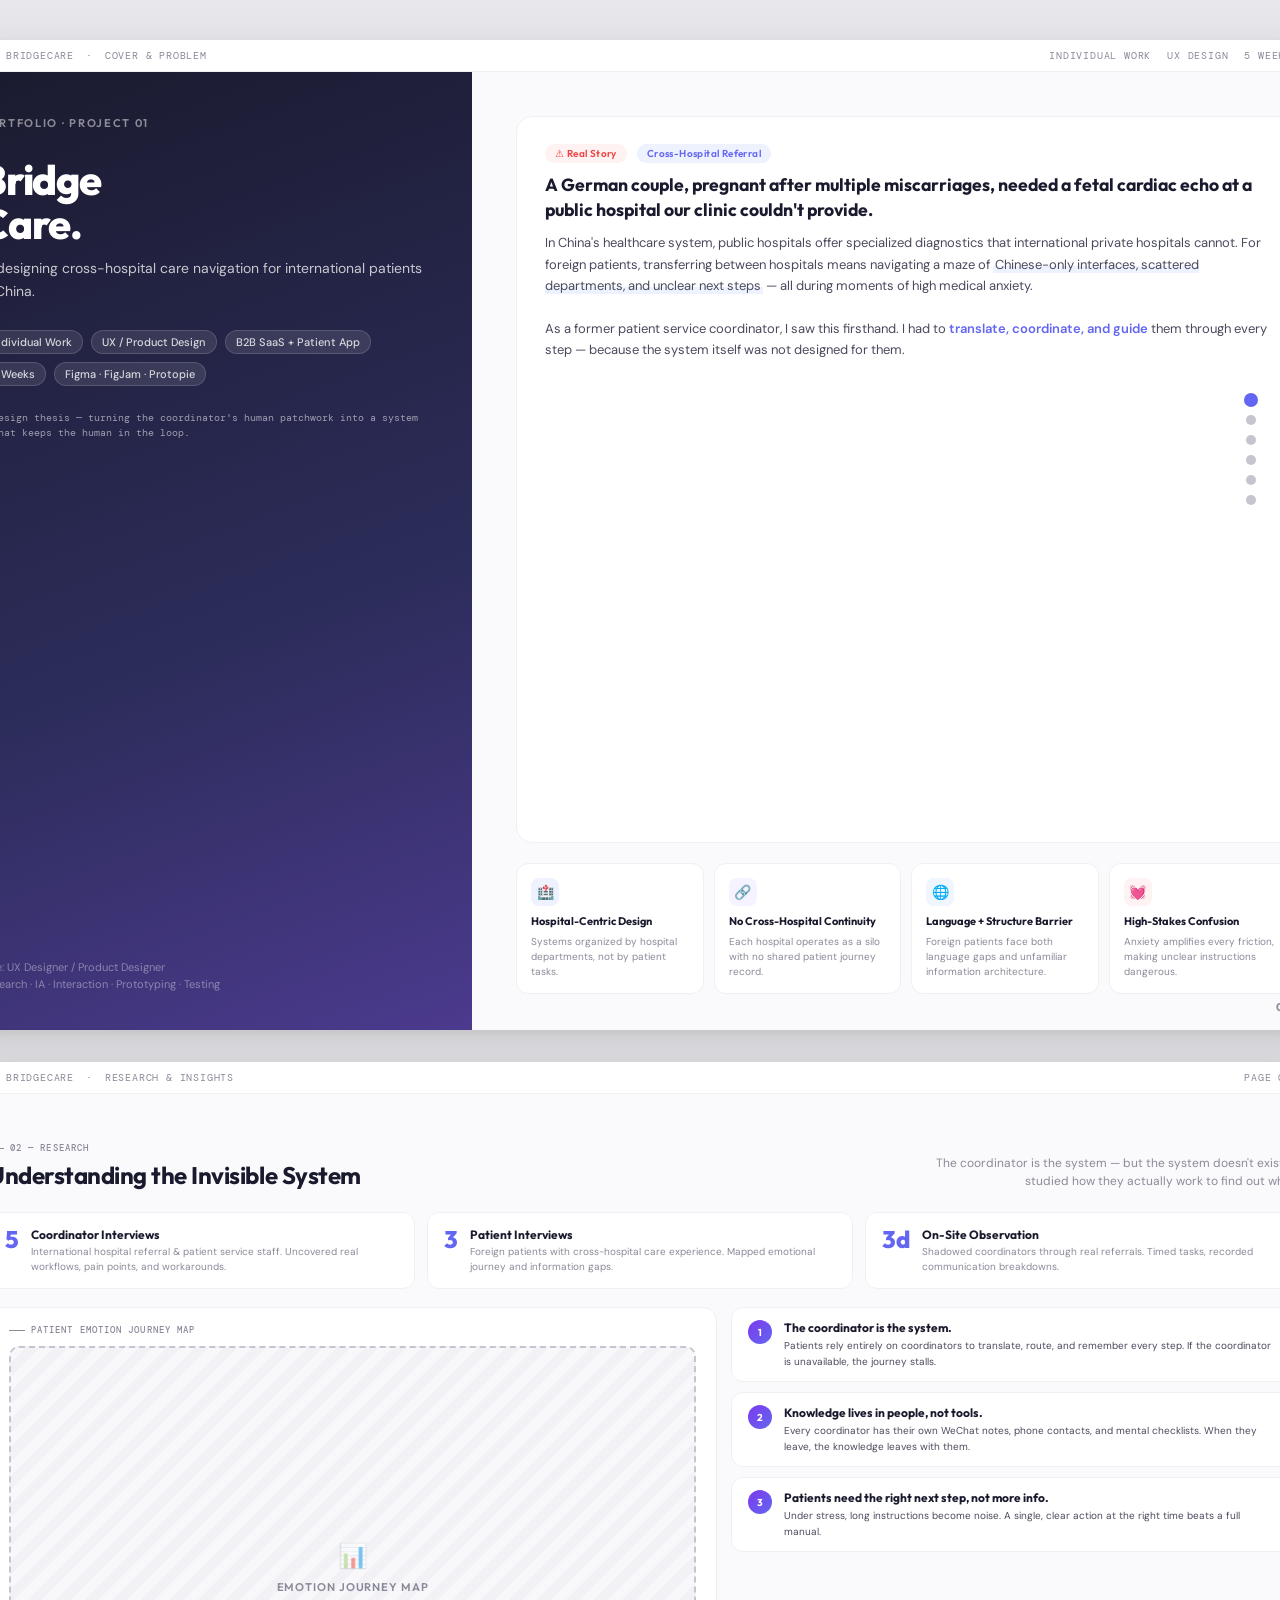
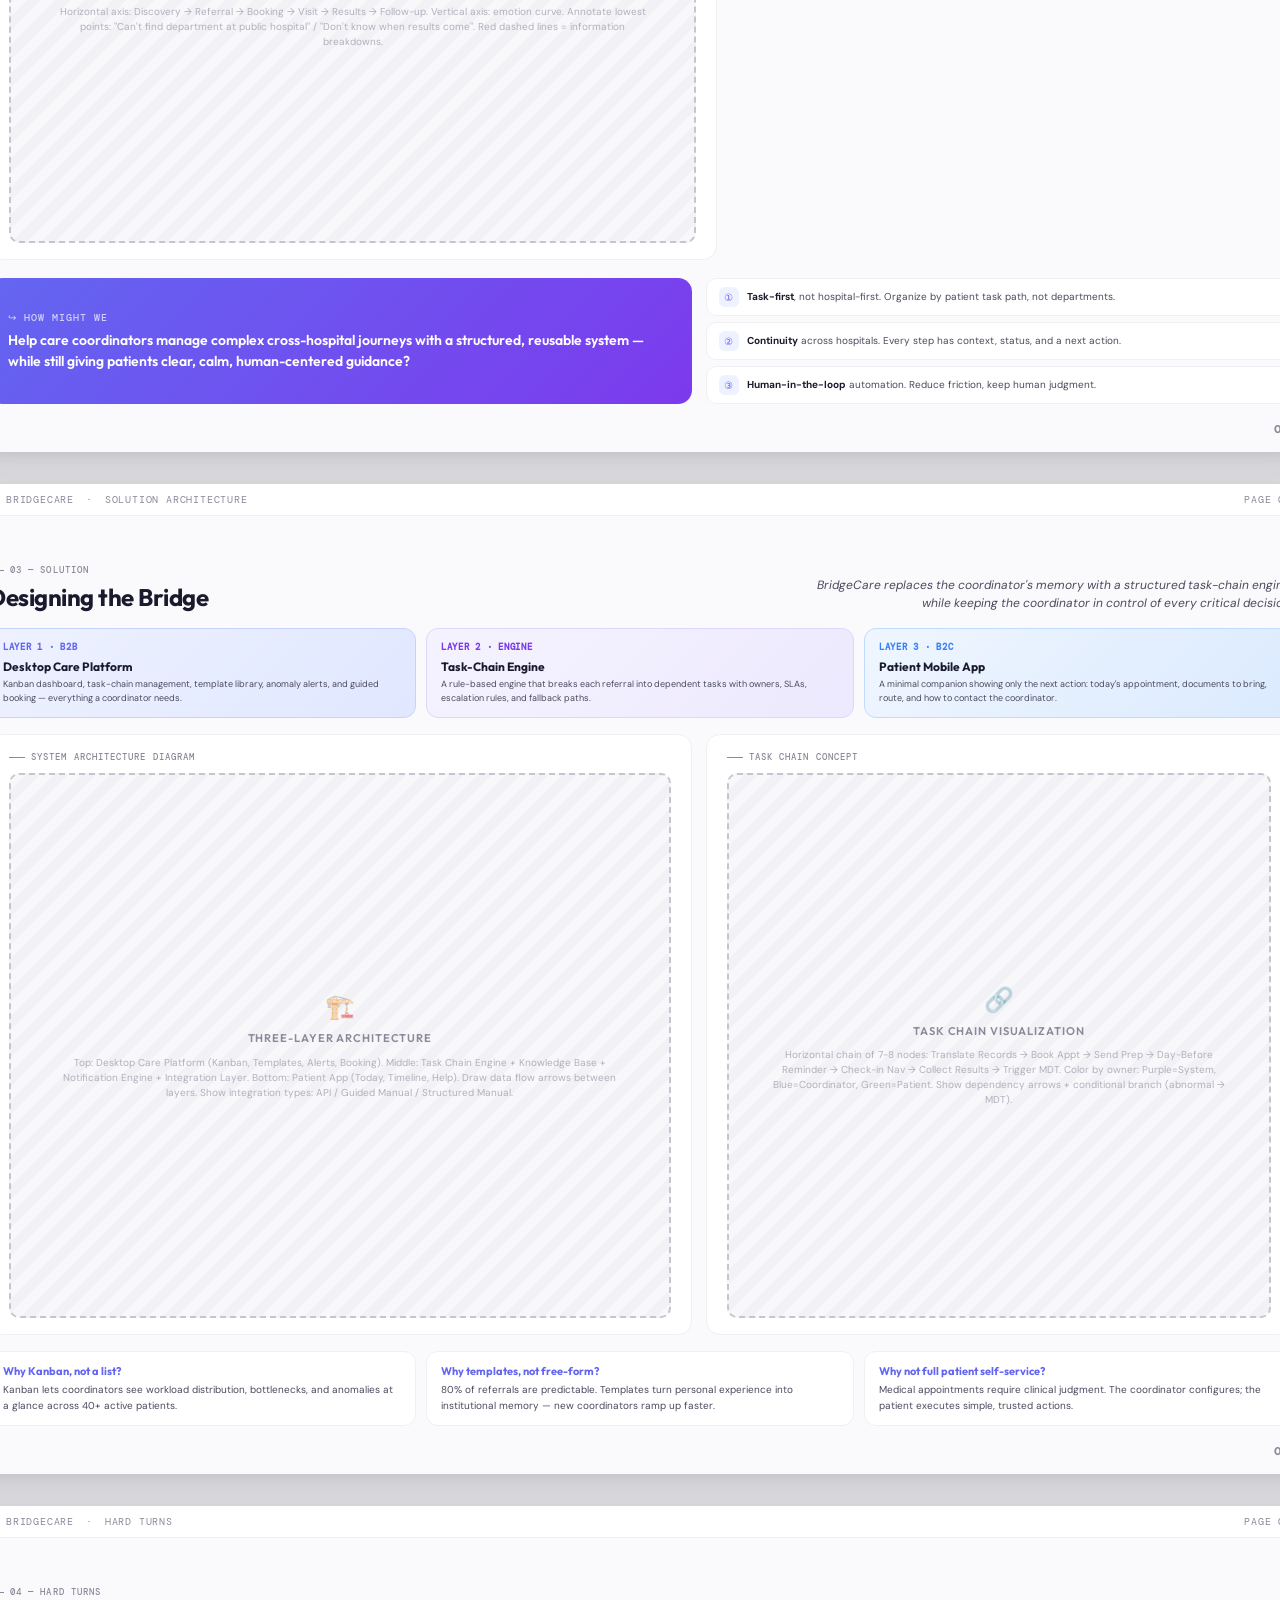
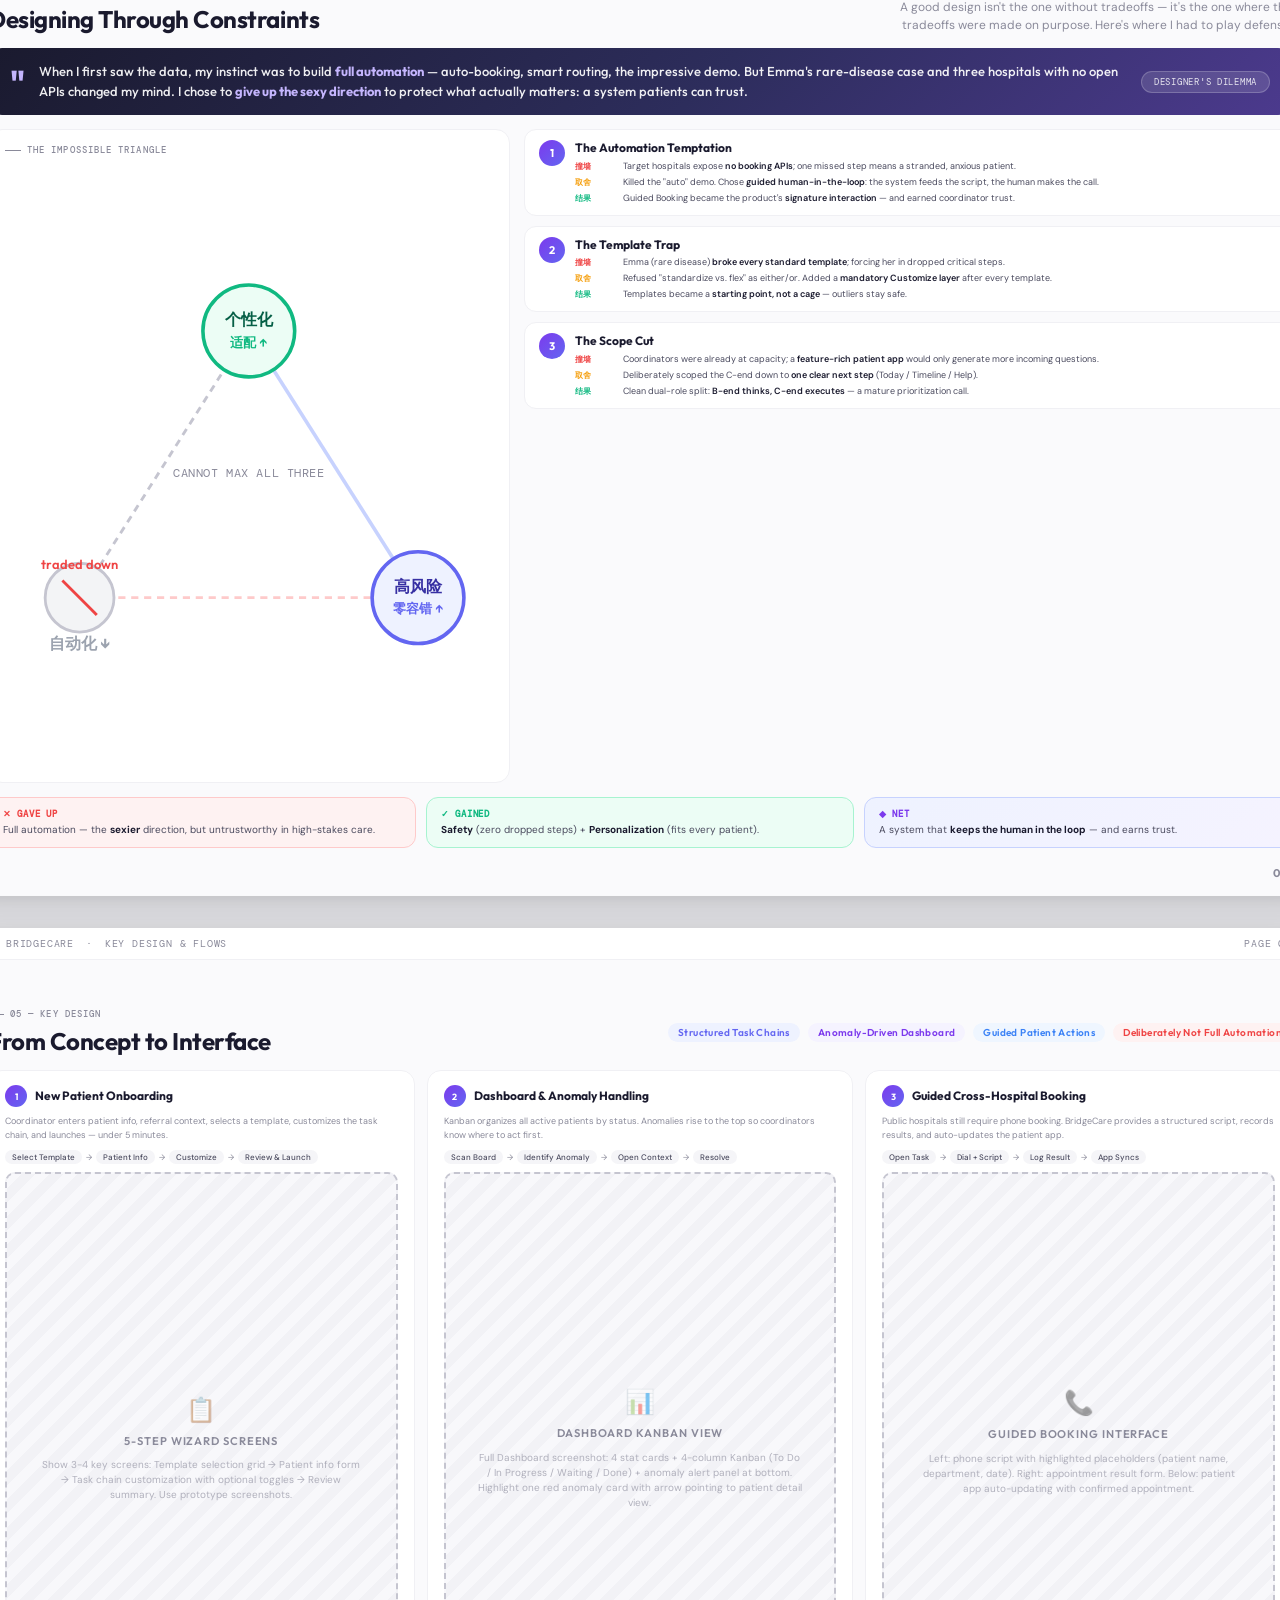
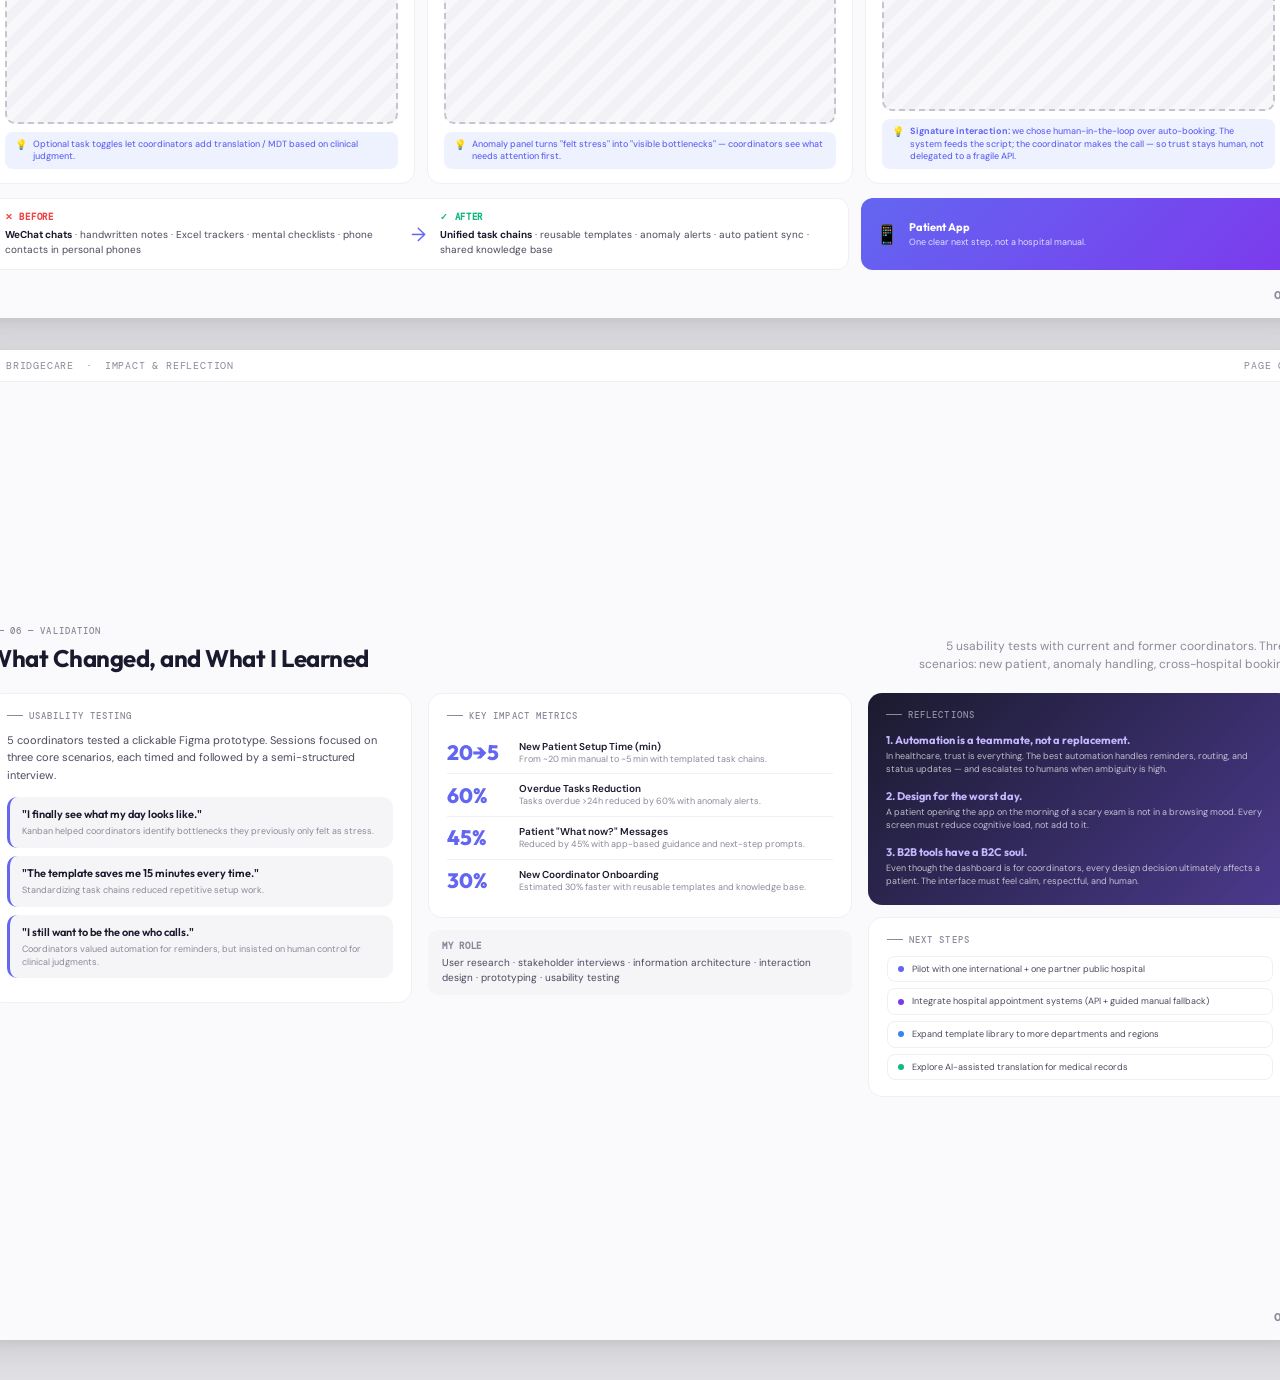
<file: portfolio/layout/index.html>
<!DOCTYPE html>
<html lang="en">
<head>
<meta charset="UTF-8">
<meta name="viewport" content="width=device-width, initial-scale=1.0">
<title>BridgeCare — Portfolio Layout</title>
<link rel="preconnect" href="https://fonts.googleapis.com">
<link href="https://fonts.googleapis.com/css2?family=Outfit:wght@300;400;500;600;700;800&family=DM+Sans:wght@400;500;600;700&family=DM+Mono:wght@400;500&display=swap" rel="stylesheet">
<style>
* { margin: 0; padding: 0; box-sizing: border-box; }

:root {
  --indigo: #6366F1;
  --violet: #7C3AED;
  --blue: #3B82F6;
  --indigo-light: #EEF2FF;
  --violet-light: #F5F3FF;
  --blue-light: #EFF6FF;

  --text-1: #1A1A2E;
  --text-2: #4A4A5E;
  --text-3: #8A8A9A;
  --text-white: #FFFFFF;

  --bg-page: #FAFAFC;
  --bg-surface: #FFFFFF;
  --bg-tint: #F5F5F8;

  --border: #E5E7EB;
  --border-light: #F0F0F4;

  --success: #10B981;
  --warning: #F59E0B;
  --danger: #EF4444;

  --font-display: 'Outfit', system-ui, sans-serif;
  --font-body: 'DM Sans', system-ui, sans-serif;
  --font-mono: 'DM Mono', monospace;

  --page-w: 1400px;
  --page-h: 990px;
  --page-pad: 48px;
}

body {
  font-family: var(--font-body);
  background: #E8E8EC;
  color: var(--text-1);
  display: flex;
  flex-direction: column;
  align-items: center;
  gap: 32px;
  padding: 40px 20px;
}

/* ==================== PAGE FRAME ==================== */
.portfolio-page {
  width: var(--page-w);
  height: var(--page-h);
  background: var(--bg-page);
  border-radius: 4px;
  box-shadow: 0 20px 60px rgba(0,0,0,0.12), 0 4px 12px rgba(0,0,0,0.06);
  position: relative;
  overflow: hidden;
  display: flex;
  flex-direction: column;
}

/* Page header bar */
.page-bar {
  height: 32px;
  flex-shrink: 0;
  display: flex;
  align-items: center;
  justify-content: space-between;
  padding: 0 var(--page-pad);
  background: var(--bg-surface);
  border-bottom: 1px solid var(--border-light);
  font-family: var(--font-mono);
  font-size: 10px;
  color: var(--text-3);
  letter-spacing: 0.08em;
  text-transform: uppercase;
}

.page-bar .bar-left { display: flex; align-items: center; gap: 12px; }
.page-bar .bar-dot { width: 6px; height: 6px; border-radius: 50%; background: var(--indigo); }
.page-bar .bar-right { display: flex; align-items: center; gap: 16px; }

/* Page body */
.page-body {
  flex: 1;
  padding: var(--page-pad);
  display: flex;
  flex-direction: column;
  overflow: hidden;
}

/* Image placeholder */
.img-ph {
  border: 2px dashed #C5C5D0;
  border-radius: 12px;
  background: repeating-linear-gradient(
    135deg,
    #F8F8FB,
    #F8F8FB 10px,
    #F2F2F6 10px,
    #F2F2F6 20px
  );
  display: flex;
  flex-direction: column;
  align-items: center;
  justify-content: center;
  gap: 8px;
  color: var(--text-3);
  text-align: center;
  position: relative;
}

.img-ph .ph-icon {
  font-size: 1.5rem;
  opacity: 0.5;
}

.img-ph .ph-label {
  font-family: var(--font-display);
  font-size: 0.7rem;
  font-weight: 600;
  text-transform: uppercase;
  letter-spacing: 0.08em;
  color: var(--text-3);
  padding: 0 12px;
  line-height: 1.5;
}

.img-ph .ph-desc {
  font-size: 0.625rem;
  color: #B0B0BC;
  padding: 0 12px;
  line-height: 1.5;
  max-width: 90%;
}

/* Accent tag */
.accent-tag {
  display: inline-flex;
  align-items: center;
  gap: 5px;
  padding: 3px 10px;
  border-radius: 20px;
  font-family: var(--font-display);
  font-size: 0.625rem;
  font-weight: 600;
  letter-spacing: 0.04em;
}

.accent-tag.indigo { background: var(--indigo-light); color: var(--indigo); }
.accent-tag.violet { background: var(--violet-light); color: var(--violet); }
.accent-tag.blue { background: var(--blue-light); color: var(--blue); }
.accent-tag.green { background: #ECFDF5; color: var(--success); }
.accent-tag.amber { background: #FFFBEB; color: var(--warning); }
.accent-tag.red { background: #FEF2F2; color: var(--danger); }

/* Section label */
.section-label {
  font-family: var(--font-mono);
  font-size: 9px;
  font-weight: 500;
  text-transform: uppercase;
  letter-spacing: 0.12em;
  color: var(--text-3);
  display: flex;
  align-items: center;
  gap: 6px;
}

.section-label::before {
  content: '';
  width: 16px;
  height: 1px;
  background: var(--text-3);
}

/* ==================== PAGE 1 ==================== */
.p1-body {
  display: grid;
  grid-template-columns: 38% 1fr;
  gap: 0;
  padding: 0;
  flex: 1;
}

.p1-left {
  padding: 44px 40px 36px;
  display: flex;
  flex-direction: column;
  justify-content: space-between;
  background: linear-gradient(160deg, #1A1A2E 0%, #2D2D5C 60%, #4C3A8E 100%);
  color: white;
}

.p1-left .p1-brand {
  font-family: var(--font-display);
  font-size: 0.7rem;
  font-weight: 600;
  letter-spacing: 0.15em;
  text-transform: uppercase;
  color: rgba(255,255,255,0.5);
}

.p1-left .p1-title {
  font-family: var(--font-display);
  font-size: 2.6rem;
  font-weight: 800;
  line-height: 1.05;
  letter-spacing: -0.03em;
  margin-bottom: 12px;
}

.p1-left .p1-subtitle {
  font-size: 0.875rem;
  line-height: 1.6;
  color: rgba(255,255,255,0.75);
  margin-bottom: 28px;
}

.p1-left .p1-meta {
  display: flex;
  flex-wrap: wrap;
  gap: 8px;
  margin-bottom: 24px;
}

.p1-meta .meta-chip {
  padding: 4px 10px;
  border-radius: 20px;
  background: rgba(255,255,255,0.1);
  border: 1px solid rgba(255,255,255,0.15);
  font-size: 0.6875rem;
  font-weight: 500;
  color: rgba(255,255,255,0.8);
}

.p1-left .p1-role {
  font-size: 0.6875rem;
  color: rgba(255,255,255,0.4);
  line-height: 1.6;
}

.p1-right {
  padding: 44px 44px 36px;
  display: flex;
  flex-direction: column;
  gap: 20px;
}

.p1-story {
  background: var(--bg-surface);
  border: 1px solid var(--border-light);
  border-radius: 16px;
  padding: 24px 28px;
  flex: 1;
  display: flex;
  flex-direction: column;
}

.p1-story .story-tag {
  margin-bottom: 10px;
}

.p1-story .story-title {
  font-family: var(--font-display);
  font-size: 1.1rem;
  font-weight: 700;
  color: var(--text-1);
  margin-bottom: 10px;
  line-height: 1.4;
}

.p1-story .story-text {
  font-size: 0.8125rem;
  line-height: 1.65;
  color: var(--text-2);
}

.p1-story .story-text strong {
  color: var(--indigo);
  font-weight: 600;
}

.p1-story .story-highlight {
  background: linear-gradient(180deg, transparent 60%, var(--indigo-light) 60%);
  padding: 0 2px;
}

.p1-problems {
  display: grid;
  grid-template-columns: repeat(4, 1fr);
  gap: 10px;
}

.p1-problem-card {
  background: var(--bg-surface);
  border: 1px solid var(--border-light);
  border-radius: 12px;
  padding: 14px 14px;
  display: flex;
  flex-direction: column;
  gap: 6px;
}

.p1-problem-card .pc-icon {
  width: 28px; height: 28px;
  border-radius: 8px;
  display: flex; align-items: center; justify-content: center;
  font-size: 0.875rem;
  margin-bottom: 2px;
}

.p1-problem-card .pc-icon.i1 { background: var(--indigo-light); }
.p1-problem-card .pc-icon.i2 { background: var(--violet-light); }
.p1-problem-card .pc-icon.i3 { background: var(--blue-light); }
.p1-problem-card .pc-icon.i4 { background: #FEF2F2; }

.p1-problem-card .pc-title {
  font-family: var(--font-display);
  font-size: 0.6875rem;
  font-weight: 700;
  color: var(--text-1);
  line-height: 1.3;
}

.p1-problem-card .pc-desc {
  font-size: 0.625rem;
  color: var(--text-3);
  line-height: 1.5;
}

/* ==================== PAGE 2 ==================== */
.p2-body {
  display: flex;
  flex-direction: column;
  gap: 18px;
  flex: 1;
}

.p2-header {
  display: flex;
  align-items: flex-end;
  justify-content: space-between;
  margin-bottom: 4px;
}

.p2-header .p2-title {
  font-family: var(--font-display);
  font-size: 1.5rem;
  font-weight: 700;
  color: var(--text-1);
  letter-spacing: -0.02em;
}

.p2-header .p2-subtitle {
  font-size: 0.75rem;
  color: var(--text-3);
  max-width: 360px;
  text-align: right;
  line-height: 1.5;
}

.p2-methods {
  display: grid;
  grid-template-columns: repeat(3, 1fr);
  gap: 12px;
}

.p2-method-card {
  background: var(--bg-surface);
  border: 1px solid var(--border-light);
  border-radius: 12px;
  padding: 14px 16px;
  display: flex;
  align-items: flex-start;
  gap: 12px;
}

.p2-method-card .mc-num {
  font-family: var(--font-display);
  font-size: 1.5rem;
  font-weight: 800;
  color: var(--indigo);
  line-height: 1;
  flex-shrink: 0;
}

.p2-method-card .mc-body .mc-title {
  font-family: var(--font-display);
  font-size: 0.75rem;
  font-weight: 700;
  color: var(--text-1);
  margin-bottom: 2px;
}

.p2-method-card .mc-body .mc-desc {
  font-size: 0.625rem;
  color: var(--text-3);
  line-height: 1.5;
}

.p2-main {
  display: grid;
  grid-template-columns: 1.3fr 1fr;
  gap: 14px;
  flex: 1;
  min-height: 0;
}

.p2-journey {
  background: var(--bg-surface);
  border: 1px solid var(--border-light);
  border-radius: 14px;
  padding: 16px 20px;
  display: flex;
  flex-direction: column;
}

.p2-journey .j-label {
  margin-bottom: 10px;
}

.p2-journey .img-ph {
  flex: 1;
  border-radius: 10px;
}

.p2-insights {
  display: flex;
  flex-direction: column;
  gap: 10px;
}

.p2-insight-card {
  background: var(--bg-surface);
  border: 1px solid var(--border-light);
  border-radius: 12px;
  padding: 12px 16px;
  display: flex;
  gap: 12px;
  align-items: flex-start;
}

.p2-insight-card .ic-num {
  width: 24px; height: 24px;
  border-radius: 50%;
  background: linear-gradient(135deg, var(--violet), var(--indigo));
  color: white;
  display: flex; align-items: center; justify-content: center;
  font-family: var(--font-display);
  font-size: 0.625rem;
  font-weight: 700;
  flex-shrink: 0;
}

.p2-insight-card .ic-body .ic-title {
  font-family: var(--font-display);
  font-size: 0.75rem;
  font-weight: 700;
  color: var(--text-1);
  margin-bottom: 3px;
}

.p2-insight-card .ic-body .ic-desc {
  font-size: 0.625rem;
  color: var(--text-2);
  line-height: 1.55;
}

.p2-bottom {
  display: grid;
  grid-template-columns: 1.2fr 1fr;
  gap: 14px;
}

.p2-hmw {
  background: linear-gradient(135deg, var(--indigo), var(--violet));
  border-radius: 14px;
  padding: 16px 20px;
  color: white;
  display: flex;
  flex-direction: column;
  justify-content: center;
}

.p2-hmw .hmw-label {
  font-family: var(--font-mono);
  font-size: 0.625rem;
  font-weight: 500;
  letter-spacing: 0.1em;
  text-transform: uppercase;
  opacity: 0.7;
  margin-bottom: 6px;
}

.p2-hmw .hmw-text {
  font-family: var(--font-display);
  font-size: 0.875rem;
  font-weight: 600;
  line-height: 1.5;
}

.p2-principles {
  display: flex;
  flex-direction: column;
  gap: 6px;
}

.p2-principle {
  background: var(--bg-surface);
  border: 1px solid var(--border-light);
  border-radius: 10px;
  padding: 8px 12px;
  display: flex;
  align-items: center;
  gap: 8px;
}

.p2-principle .pr-icon {
  width: 20px; height: 20px;
  border-radius: 6px;
  background: var(--indigo-light);
  color: var(--indigo);
  display: flex; align-items: center; justify-content: center;
  font-size: 0.625rem;
  flex-shrink: 0;
}

.p2-principle .pr-text {
  font-size: 0.625rem;
  color: var(--text-2);
  line-height: 1.4;
}

.p2-principle .pr-text strong {
  color: var(--text-1);
  font-weight: 700;
}

/* ==================== PAGE 3 ==================== */
.p3-body {
  display: flex;
  flex-direction: column;
  gap: 16px;
  flex: 1;
}

.p3-header {
  display: flex;
  align-items: flex-end;
  justify-content: space-between;
}

.p3-header .p3-title {
  font-family: var(--font-display);
  font-size: 1.5rem;
  font-weight: 700;
  color: var(--text-1);
  letter-spacing: -0.02em;
}

.p3-header .p3-def {
  font-size: 0.75rem;
  color: var(--text-2);
  max-width: 480px;
  text-align: right;
  line-height: 1.5;
  font-style: italic;
}

.p3-main {
  display: grid;
  grid-template-columns: 1.2fr 1fr;
  gap: 14px;
  flex: 1;
  min-height: 0;
}

.p3-arch {
  background: var(--bg-surface);
  border: 1px solid var(--border-light);
  border-radius: 14px;
  padding: 16px 20px;
  display: flex;
  flex-direction: column;
}

.p3-arch .a-label {
  margin-bottom: 10px;
}

.p3-arch .img-ph {
  flex: 1;
  border-radius: 10px;
}

.p3-taskchain {
  background: var(--bg-surface);
  border: 1px solid var(--border-light);
  border-radius: 14px;
  padding: 16px 20px;
  display: flex;
  flex-direction: column;
}

.p3-taskchain .tc-label {
  margin-bottom: 10px;
}

.p3-taskchain .img-ph {
  flex: 1;
  border-radius: 10px;
}

.p3-layers {
  display: grid;
  grid-template-columns: repeat(3, 1fr);
  gap: 10px;
}

.p3-layer-card {
  border-radius: 12px;
  padding: 12px 14px;
  display: flex;
  flex-direction: column;
  gap: 4px;
}

.p3-layer-card.l1 { background: linear-gradient(135deg, #EEF2FF, #E0E7FF); border: 1px solid #C7D2FE; }
.p3-layer-card.l2 { background: linear-gradient(135deg, #F5F3FF, #EDE9FE); border: 1px solid #DDD6FE; }
.p3-layer-card.l3 { background: linear-gradient(135deg, #EFF6FF, #DBEAFE); border: 1px solid #BFDBFE; }

.p3-layer-card .lc-tag {
  font-family: var(--font-mono);
  font-size: 0.5625rem;
  font-weight: 600;
  text-transform: uppercase;
  letter-spacing: 0.08em;
  margin-bottom: 2px;
}

.p3-layer-card.l1 .lc-tag { color: var(--indigo); }
.p3-layer-card.l2 .lc-tag { color: var(--violet); }
.p3-layer-card.l3 .lc-tag { color: var(--blue); }

.p3-layer-card .lc-title {
  font-family: var(--font-display);
  font-size: 0.75rem;
  font-weight: 700;
  color: var(--text-1);
}

.p3-layer-card .lc-desc {
  font-size: 0.5625rem;
  color: var(--text-2);
  line-height: 1.5;
}

.p3-decisions {
  display: grid;
  grid-template-columns: repeat(3, 1fr);
  gap: 10px;
}

.p3-decision-card {
  background: var(--bg-surface);
  border: 1px solid var(--border-light);
  border-radius: 12px;
  padding: 12px 14px;
}

.p3-decision-card .dc-q {
  font-family: var(--font-display);
  font-size: 0.6875rem;
  font-weight: 700;
  color: var(--indigo);
  margin-bottom: 4px;
}

.p3-decision-card .dc-a {
  font-size: 0.625rem;
  color: var(--text-2);
  line-height: 1.55;
}

/* ==================== PAGE 4 ==================== */
.p4-body {
  display: flex;
  flex-direction: column;
  gap: 14px;
  flex: 1;
}

.p4-header {
  display: flex;
  align-items: center;
  justify-content: space-between;
}

.p4-header .p4-title {
  font-family: var(--font-display);
  font-size: 1.5rem;
  font-weight: 700;
  color: var(--text-1);
  letter-spacing: -0.02em;
}

.p4-highlights {
  display: flex;
  gap: 8px;
}

.p4-flow-row {
  display: grid;
  grid-template-columns: 1fr 1fr 1fr;
  gap: 12px;
  flex: 1;
  min-height: 0;
}

.p4-flow {
  background: var(--bg-surface);
  border: 1px solid var(--border-light);
  border-radius: 14px;
  padding: 14px 16px;
  display: flex;
  flex-direction: column;
  gap: 8px;
}

.p4-flow .f-header {
  display: flex;
  align-items: center;
  gap: 8px;
}

.p4-flow .f-num {
  width: 22px; height: 22px;
  border-radius: 50%;
  background: linear-gradient(135deg, var(--violet), var(--indigo));
  color: white;
  display: flex; align-items: center; justify-content: center;
  font-family: var(--font-display);
  font-size: 0.5625rem;
  font-weight: 700;
  flex-shrink: 0;
}

.p4-flow .f-title {
  font-family: var(--font-display);
  font-size: 0.75rem;
  font-weight: 700;
  color: var(--text-1);
  line-height: 1.3;
}

.p4-flow .f-desc {
  font-size: 0.5625rem;
  color: var(--text-3);
  line-height: 1.5;
}

.p4-flow .f-steps {
  display: flex;
  align-items: center;
  gap: 4px;
  flex-wrap: wrap;
}

.p4-flow .f-step-chip {
  padding: 2px 7px;
  border-radius: 10px;
  background: var(--bg-tint);
  font-size: 0.5rem;
  font-weight: 500;
  color: var(--text-2);
}

.p4-flow .f-step-arrow {
  color: var(--text-3);
  font-size: 0.5rem;
}

.p4-flow .img-ph {
  flex: 1;
  border-radius: 10px;
  min-height: 0;
}

.p4-flow .f-callout {
  display: flex;
  align-items: flex-start;
  gap: 6px;
  padding: 6px 10px;
  background: var(--indigo-light);
  border-radius: 8px;
}

.p4-flow .f-callout .fc-icon {
  font-size: 0.625rem;
  flex-shrink: 0;
}

.p4-flow .f-callout .fc-text {
  font-size: 0.5625rem;
  color: var(--indigo);
  font-weight: 500;
  line-height: 1.4;
}

.p4-bottom {
  display: grid;
  grid-template-columns: 2fr 1fr;
  gap: 12px;
}

.p4-beforeafter {
  background: var(--bg-surface);
  border: 1px solid var(--border-light);
  border-radius: 12px;
  padding: 12px 16px;
  display: flex;
  align-items: center;
  gap: 14px;
}

.p4-ba-side {
  flex: 1;
  display: flex;
  flex-direction: column;
  gap: 4px;
}

.p4-ba-side .ba-label {
  font-family: var(--font-mono);
  font-size: 0.5625rem;
  font-weight: 600;
  text-transform: uppercase;
  letter-spacing: 0.08em;
}

.p4-ba-side.before .ba-label { color: var(--danger); }
.p4-ba-side.after .ba-label { color: var(--success); }

.p4-ba-side .ba-content {
  font-size: 0.625rem;
  color: var(--text-2);
  line-height: 1.5;
}

.p4-ba-side .ba-content strong {
  color: var(--text-1);
}

.p4-ba-arrow {
  font-size: 1.2rem;
  color: var(--indigo);
  flex-shrink: 0;
}

.p4-patientapp {
  background: linear-gradient(135deg, var(--indigo), var(--violet));
  border-radius: 12px;
  padding: 12px 14px;
  color: white;
  display: flex;
  align-items: center;
  gap: 10px;
}

.p4-patientapp .pa-text {
  flex: 1;
}

.p4-patientapp .pa-title {
  font-family: var(--font-display);
  font-size: 0.6875rem;
  font-weight: 700;
  margin-bottom: 2px;
}

.p4-patientapp .pa-desc {
  font-size: 0.5625rem;
  opacity: 0.8;
  line-height: 1.4;
}

/* ==================== PAGE 5 ==================== */
.p5-body {
  display: grid;
  grid-template-columns: 1fr 1fr 1fr;
  gap: 16px;
  flex: 1;
}

.p5-header {
  grid-column: 1 / -1;
  display: flex;
  align-items: flex-end;
  justify-content: space-between;
  margin-bottom: 4px;
}

.p5-header .p5-title {
  font-family: var(--font-display);
  font-size: 1.5rem;
  font-weight: 700;
  color: var(--text-1);
  letter-spacing: -0.02em;
}

.p5-header .p5-subtitle {
  font-size: 0.75rem;
  color: var(--text-3);
  max-width: 380px;
  text-align: right;
  line-height: 1.5;
}

.p5-col {
  display: flex;
  flex-direction: column;
  gap: 12px;
}

.p5-card {
  background: var(--bg-surface);
  border: 1px solid var(--border-light);
  border-radius: 14px;
  padding: 16px 18px;
}

.p5-card .card-label {
  margin-bottom: 10px;
}

.p5-validation .v-method {
  font-size: 0.6875rem;
  color: var(--text-2);
  line-height: 1.6;
  margin-bottom: 12px;
}

.p5-quote {
  background: var(--bg-tint);
  border-radius: 10px;
  padding: 10px 12px;
  margin-bottom: 8px;
  border-left: 3px solid var(--indigo);
}

.p5-quote .q-text {
  font-family: var(--font-display);
  font-size: 0.6875rem;
  font-weight: 600;
  color: var(--text-1);
  line-height: 1.4;
  margin-bottom: 3px;
}

.p5-quote .q-desc {
  font-size: 0.5625rem;
  color: var(--text-3);
  line-height: 1.4;
}

.p5-metric {
  display: flex;
  align-items: center;
  gap: 12px;
  padding: 8px 0;
  border-bottom: 1px solid var(--border-light);
}

.p5-metric:last-child { border-bottom: none; }

.p5-metric .m-value {
  font-family: var(--font-display);
  font-size: 1.3rem;
  font-weight: 800;
  color: var(--indigo);
  line-height: 1;
  flex-shrink: 0;
  min-width: 60px;
}

.p5-metric .m-body .m-label {
  font-size: 0.625rem;
  font-weight: 600;
  color: var(--text-1);
  line-height: 1.3;
}

.p5-metric .m-body .m-desc {
  font-size: 0.5625rem;
  color: var(--text-3);
  line-height: 1.4;
}

.p5-reflection {
  background: linear-gradient(135deg, #1A1A2E, #4C3A8E);
  border-radius: 14px;
  padding: 16px 18px;
  color: white;
}

.p5-reflection .r-item {
  margin-bottom: 12px;
}

.p5-reflection .r-item:last-child { margin-bottom: 0; }

.p5-reflection .r-title {
  font-family: var(--font-display);
  font-size: 0.6875rem;
  font-weight: 700;
  margin-bottom: 3px;
  color: #C4B5FD;
}

.p5-reflection .r-text {
  font-size: 0.5625rem;
  color: rgba(255,255,255,0.7);
  line-height: 1.5;
}

.p5-future {
  display: flex;
  flex-direction: column;
  gap: 6px;
}

.p5-future-item {
  display: flex;
  align-items: center;
  gap: 8px;
  padding: 6px 10px;
  background: var(--bg-surface);
  border: 1px solid var(--border-light);
  border-radius: 8px;
}

.p5-future-item .fi-dot {
  width: 6px; height: 6px;
  border-radius: 50%;
  flex-shrink: 0;
}

.p5-future-item .fi-text {
  font-size: 0.5625rem;
  color: var(--text-2);
  line-height: 1.4;
}

.p5-role {
  background: var(--bg-tint);
  border-radius: 10px;
  padding: 10px 14px;
}

.p5-role .rl-label {
  font-family: var(--font-mono);
  font-size: 0.5625rem;
  font-weight: 600;
  text-transform: uppercase;
  letter-spacing: 0.08em;
  color: var(--text-3);
  margin-bottom: 3px;
}

.p5-role .rl-text {
  font-size: 0.625rem;
  color: var(--text-2);
  line-height: 1.5;
}

/* ==================== PAGE 1 TAGLINE ==================== */
.p1-tagline {
  font-family: var(--font-mono);
  font-size: 0.625rem;
  color: rgba(255,255,255,0.55);
  line-height: 1.5;
  border-left: 2px solid rgba(255,255,255,0.25);
  padding-left: 10px;
  margin-bottom: 18px;
}

/* ==================== PAGE 4: HARD TURNS ==================== */
.p4ht-body {
  display: flex;
  flex-direction: column;
  gap: 14px;
  flex: 1;
}

.p4ht-header {
  display: flex;
  align-items: flex-end;
  justify-content: space-between;
}

.p4ht-header .p4ht-title {
  font-family: var(--font-display);
  font-size: 1.5rem;
  font-weight: 700;
  color: var(--text-1);
  letter-spacing: -0.02em;
}

.p4ht-header .p4ht-sub {
  font-size: 0.75rem;
  color: var(--text-3);
  max-width: 420px;
  text-align: right;
  line-height: 1.5;
}

.p4ht-interstitial {
  background: linear-gradient(135deg, #1A1A2E 0%, #2D2D5C 55%, #4C3A8E 100%);
  border-radius: 14px;
  padding: 14px 22px;
  color: white;
  display: flex;
  align-items: center;
  gap: 14px;
}

.p4ht-interstitial .ht-quote-mark {
  font-family: var(--font-display);
  font-size: 2rem;
  font-weight: 800;
  color: #C4B5FD;
  line-height: 1;
  flex-shrink: 0;
}

.p4ht-interstitial .ht-text {
  font-family: var(--font-display);
  font-size: 0.8125rem;
  font-weight: 500;
  line-height: 1.5;
  color: rgba(255,255,255,0.92);
}

.p4ht-interstitial .ht-text strong { color: #C4B5FD; font-weight: 700; }

.p4ht-interstitial .ht-tag {
  margin-left: auto;
  flex-shrink: 0;
  padding: 4px 12px;
  border-radius: 20px;
  background: rgba(255,255,255,0.12);
  border: 1px solid rgba(255,255,255,0.2);
  font-family: var(--font-mono);
  font-size: 0.5625rem;
  letter-spacing: 0.08em;
  text-transform: uppercase;
  color: rgba(255,255,255,0.85);
}

.p4ht-main {
  display: grid;
  grid-template-columns: 40% 1fr;
  gap: 14px;
  flex: 1;
  min-height: 0;
}

.p4ht-triangle {
  background: var(--bg-surface);
  border: 1px solid var(--border-light);
  border-radius: 14px;
  padding: 14px 16px;
  display: flex;
  flex-direction: column;
}

.p4ht-triangle .t-label {
  margin-bottom: 8px;
}

.p4ht-triangle .svg-wrap {
  flex: 1;
  display: flex;
  align-items: center;
  justify-content: center;
  min-height: 0;
}

.p4ht-beats {
  display: flex;
  flex-direction: column;
  gap: 10px;
}

.p4ht-beat {
  background: var(--bg-surface);
  border: 1px solid var(--border-light);
  border-radius: 12px;
  padding: 10px 14px;
  display: grid;
  grid-template-columns: auto 1fr;
  gap: 10px;
  align-items: start;
}

.p4ht-beat .b-num {
  width: 26px; height: 26px;
  border-radius: 50%;
  background: linear-gradient(135deg, var(--violet), var(--indigo));
  color: white;
  display: flex; align-items: center; justify-content: center;
  font-family: var(--font-display);
  font-size: 0.6875rem;
  font-weight: 700;
  flex-shrink: 0;
}

.p4ht-beat .b-title {
  font-family: var(--font-display);
  font-size: 0.75rem;
  font-weight: 700;
  color: var(--text-1);
  margin-bottom: 4px;
  line-height: 1.3;
}

.p4ht-beat .b-rows {
  display: flex;
  flex-direction: column;
  gap: 3px;
}

.p4ht-beat .b-row {
  display: flex;
  gap: 8px;
  font-size: 0.5625rem;
  line-height: 1.45;
}

.p4ht-beat .b-row .b-k {
  font-family: var(--font-mono);
  font-size: 0.5rem;
  font-weight: 600;
  text-transform: uppercase;
  letter-spacing: 0.06em;
  flex-shrink: 0;
  width: 40px;
  padding-top: 1px;
}

.p4ht-beat .b-row.wall .b-k { color: var(--danger); }
.p4ht-beat .b-row.trade .b-k { color: var(--warning); }
.p4ht-beat .b-row.result .b-k { color: var(--success); }
.p4ht-beat .b-row .b-v { color: var(--text-2); }
.p4ht-beat .b-row .b-v strong { color: var(--text-1); font-weight: 600; }

.p4ht-glance {
  display: grid;
  grid-template-columns: 1fr 1fr 1fr;
  gap: 10px;
}

.p4ht-glance .g-card {
  border-radius: 12px;
  padding: 10px 14px;
  display: flex;
  flex-direction: column;
  gap: 3px;
}

.p4ht-glance .g-card.give { background: #FEF2F2; border: 1px solid #FECACA; }
.p4ht-glance .g-card.gain { background: #ECFDF5; border: 1px solid #A7F3D0; }
.p4ht-glance .g-card.net { background: linear-gradient(135deg, var(--indigo-light), var(--violet-light)); border: 1px solid #C7D2FE; }

.p4ht-glance .g-label {
  font-family: var(--font-mono);
  font-size: 0.5625rem;
  font-weight: 600;
  text-transform: uppercase;
  letter-spacing: 0.08em;
}

.p4ht-glance .g-card.give .g-label { color: var(--danger); }
.p4ht-glance .g-card.gain .g-label { color: var(--success); }
.p4ht-glance .g-card.net .g-label { color: var(--violet); }

.p4ht-glance .g-text {
  font-size: 0.625rem;
  color: var(--text-2);
  line-height: 1.45;
}

.p4ht-glance .g-text strong { color: var(--text-1); font-weight: 700; }

/* Navigation dots */
.nav-dots {
  position: fixed;
  right: 24px;
  top: 50%;
  transform: translateY(-50%);
  display: flex;
  flex-direction: column;
  gap: 10px;
  z-index: 100;
}

.nav-dot {
  width: 10px; height: 10px;
  border-radius: 50%;
  background: #C5C5D0;
  border: none;
  cursor: pointer;
  transition: all 0.2s;
}

.nav-dot:hover { background: var(--indigo); transform: scale(1.3); }
.nav-dot.active { background: var(--indigo); transform: scale(1.4); }

/* Page number badge */
.page-num {
  position: absolute;
  bottom: 16px;
  right: 24px;
  font-family: var(--font-display);
  font-size: 0.7rem;
  font-weight: 700;
  color: var(--text-3);
  letter-spacing: 0.1em;
}

</style>
</head>
<body>

<!-- ============================================================ -->
<!-- PAGE 1: COVER + PROBLEM -->
<!-- ============================================================ -->
<div class="portfolio-page" id="page-1">
  <div class="page-bar">
    <div class="bar-left">
      <div class="bar-dot"></div>
      <span>BridgeCare</span>
      <span>·</span>
      <span>Cover & Problem</span>
    </div>
    <div class="bar-right">
      <span>Individual Work</span>
      <span>UX Design</span>
      <span>5 Weeks</span>
    </div>
  </div>

  <div class="p1-body">
    <!-- Left: Cover -->
    <div class="p1-left">
      <div>
        <div class="p1-brand">Portfolio · Project 01</div>
        <div style="height: 28px;"></div>
        <div class="p1-title">Bridge<br>Care.</div>
        <div class="p1-subtitle">
          Redesigning cross-hospital care navigation for international patients in China.
        </div>
        <div class="p1-meta">
          <span class="meta-chip">Individual Work</span>
          <span class="meta-chip">UX / Product Design</span>
          <span class="meta-chip">B2B SaaS + Patient App</span>
          <span class="meta-chip">5 Weeks</span>
          <span class="meta-chip">Figma · FigJam · Protopie</span>
        </div>
        <div class="p1-tagline">Design thesis — turning the coordinator's human patchwork into a system that keeps the human in the loop.</div>
      </div>
      <div class="p1-role">
        Role: UX Designer / Product Designer<br>
        Research · IA · Interaction · Prototyping · Testing
      </div>
    </div>

    <!-- Right: Story + Problems -->
    <div class="p1-right">
      <div class="p1-story">
        <div class="story-tag">
          <span class="accent-tag red">⚠ Real Story</span>
          <span class="accent-tag indigo" style="margin-left:6px;">Cross-Hospital Referral</span>
        </div>
        <div class="story-title">A German couple, pregnant after multiple miscarriages, needed a fetal cardiac echo at a public hospital our clinic couldn't provide.</div>
        <div class="story-text">
          In China's healthcare system, public hospitals offer specialized diagnostics that international private hospitals cannot. For foreign patients, transferring between hospitals means navigating a maze of <span class="story-highlight">Chinese-only interfaces, scattered departments, and unclear next steps</span> — all during moments of high medical anxiety.
          <br><br>
          As a former patient service coordinator, I saw this firsthand. I had to <strong>translate, coordinate, and guide</strong> them through every step — because the system itself was not designed for them.
        </div>
      </div>

      <div class="p1-problems">
        <div class="p1-problem-card">
          <div class="pc-icon i1">🏥</div>
          <div class="pc-title">Hospital-Centric Design</div>
          <div class="pc-desc">Systems organized by hospital departments, not by patient tasks.</div>
        </div>
        <div class="p1-problem-card">
          <div class="pc-icon i2">🔗</div>
          <div class="pc-title">No Cross-Hospital Continuity</div>
          <div class="pc-desc">Each hospital operates as a silo with no shared patient journey record.</div>
        </div>
        <div class="p1-problem-card">
          <div class="pc-icon i3">🌐</div>
          <div class="pc-title">Language + Structure Barrier</div>
          <div class="pc-desc">Foreign patients face both language gaps and unfamiliar information architecture.</div>
        </div>
        <div class="p1-problem-card">
          <div class="pc-icon i4">💓</div>
          <div class="pc-title">High-Stakes Confusion</div>
          <div class="pc-desc">Anxiety amplifies every friction, making unclear instructions dangerous.</div>
        </div>
      </div>
    </div>
  </div>
  <div class="page-num">01 / 06</div>
</div>


<!-- ============================================================ -->
<!-- PAGE 2: RESEARCH + INSIGHTS -->
<!-- ============================================================ -->
<div class="portfolio-page" id="page-2">
  <div class="page-bar">
    <div class="bar-left">
      <div class="bar-dot"></div>
      <span>BridgeCare</span>
      <span>·</span>
      <span>Research & Insights</span>
    </div>
    <div class="bar-right">
      <span>Page 02</span>
    </div>
  </div>

  <div class="page-body p2-body">
    <!-- Header -->
    <div class="p2-header">
      <div>
        <div class="section-label" style="margin-bottom: 6px;">02 — Research</div>
        <div class="p2-title">Understanding the Invisible System</div>
      </div>
      <div class="p2-subtitle">
        The coordinator is the system — but the system doesn't exist. I studied how they actually work to find out why.
      </div>
    </div>

    <!-- Research Methods -->
    <div class="p2-methods">
      <div class="p2-method-card">
        <div class="mc-num">5</div>
        <div class="mc-body">
          <div class="mc-title">Coordinator Interviews</div>
          <div class="mc-desc">International hospital referral & patient service staff. Uncovered real workflows, pain points, and workarounds.</div>
        </div>
      </div>
      <div class="p2-method-card">
        <div class="mc-num">3</div>
        <div class="mc-body">
          <div class="mc-title">Patient Interviews</div>
          <div class="mc-desc">Foreign patients with cross-hospital care experience. Mapped emotional journey and information gaps.</div>
        </div>
      </div>
      <div class="p2-method-card">
        <div class="mc-num">3d</div>
        <div class="mc-body">
          <div class="mc-title">On-Site Observation</div>
          <div class="mc-desc">Shadowed coordinators through real referrals. Timed tasks, recorded communication breakdowns.</div>
        </div>
      </div>
    </div>

    <!-- Main: Journey + Insights -->
    <div class="p2-main">
      <div class="p2-journey">
        <div class="j-label section-label">Patient Emotion Journey Map</div>
        <div class="img-ph">
          <div class="ph-icon">📊</div>
          <div class="ph-label">Emotion Journey Map</div>
          <div class="ph-desc">Horizontal axis: Discovery → Referral → Booking → Visit → Results → Follow-up. Vertical axis: emotion curve. Annotate lowest points: "Can't find department at public hospital" / "Don't know when results come". Red dashed lines = information breakdowns.</div>
        </div>
      </div>

      <div class="p2-insights">
        <div class="p2-insight-card">
          <div class="ic-num">1</div>
          <div class="ic-body">
            <div class="ic-title">The coordinator is the system.</div>
            <div class="ic-desc">Patients rely entirely on coordinators to translate, route, and remember every step. If the coordinator is unavailable, the journey stalls.</div>
          </div>
        </div>
        <div class="p2-insight-card">
          <div class="ic-num">2</div>
          <div class="ic-body">
            <div class="ic-title">Knowledge lives in people, not tools.</div>
            <div class="ic-desc">Every coordinator has their own WeChat notes, phone contacts, and mental checklists. When they leave, the knowledge leaves with them.</div>
          </div>
        </div>
        <div class="p2-insight-card">
          <div class="ic-num">3</div>
          <div class="ic-body">
            <div class="ic-title">Patients need the right next step, not more info.</div>
            <div class="ic-desc">Under stress, long instructions become noise. A single, clear action at the right time beats a full manual.</div>
          </div>
        </div>
      </div>
    </div>

    <!-- Bottom: HMW + Principles -->
    <div class="p2-bottom">
      <div class="p2-hmw">
        <div class="hmw-label">↪ How Might We</div>
        <div class="hmw-text">Help care coordinators manage complex cross-hospital journeys with a structured, reusable system — while still giving patients clear, calm, human-centered guidance?</div>
      </div>
      <div class="p2-principles">
        <div class="p2-principle">
          <div class="pr-icon">①</div>
          <div class="pr-text"><strong>Task-first</strong>, not hospital-first. Organize by patient task path, not departments.</div>
        </div>
        <div class="p2-principle">
          <div class="pr-icon">②</div>
          <div class="pr-text"><strong>Continuity</strong> across hospitals. Every step has context, status, and a next action.</div>
        </div>
        <div class="p2-principle">
          <div class="pr-icon">③</div>
          <div class="pr-text"><strong>Human-in-the-loop</strong> automation. Reduce friction, keep human judgment.</div>
        </div>
      </div>
    </div>
  </div>
  <div class="page-num">02 / 06</div>
</div>


<!-- ============================================================ -->
<!-- PAGE 3: SOLUTION ARCHITECTURE -->
<!-- ============================================================ -->
<div class="portfolio-page" id="page-3">
  <div class="page-bar">
    <div class="bar-left">
      <div class="bar-dot"></div>
      <span>BridgeCare</span>
      <span>·</span>
      <span>Solution Architecture</span>
    </div>
    <div class="bar-right">
      <span>Page 03</span>
    </div>
  </div>

  <div class="page-body p3-body">
    <!-- Header -->
    <div class="p3-header">
      <div>
        <div class="section-label" style="margin-bottom: 6px;">03 — Solution</div>
        <div class="p3-title">Designing the Bridge</div>
      </div>
      <div class="p3-def">
        BridgeCare replaces the coordinator's memory with a structured task-chain engine, while keeping the coordinator in control of every critical decision.
      </div>
    </div>

    <!-- Three Layer Cards -->
    <div class="p3-layers">
      <div class="p3-layer-card l1">
        <div class="lc-tag">Layer 1 · B2B</div>
        <div class="lc-title">Desktop Care Platform</div>
        <div class="lc-desc">Kanban dashboard, task-chain management, template library, anomaly alerts, and guided booking — everything a coordinator needs.</div>
      </div>
      <div class="p3-layer-card l2">
        <div class="lc-tag">Layer 2 · Engine</div>
        <div class="lc-title">Task-Chain Engine</div>
        <div class="lc-desc">A rule-based engine that breaks each referral into dependent tasks with owners, SLAs, escalation rules, and fallback paths.</div>
      </div>
      <div class="p3-layer-card l3">
        <div class="lc-tag">Layer 3 · B2C</div>
        <div class="lc-title">Patient Mobile App</div>
        <div class="lc-desc">A minimal companion showing only the next action: today's appointment, documents to bring, route, and how to contact the coordinator.</div>
      </div>
    </div>

    <!-- Main: Architecture + Task Chain -->
    <div class="p3-main">
      <div class="p3-arch">
        <div class="a-label section-label">System Architecture Diagram</div>
        <div class="img-ph">
          <div class="ph-icon">🏗️</div>
          <div class="ph-label">Three-Layer Architecture</div>
          <div class="ph-desc">Top: Desktop Care Platform (Kanban, Templates, Alerts, Booking). Middle: Task Chain Engine + Knowledge Base + Notification Engine + Integration Layer. Bottom: Patient App (Today, Timeline, Help). Draw data flow arrows between layers. Show integration types: API / Guided Manual / Structured Manual.</div>
        </div>
      </div>

      <div class="p3-taskchain">
        <div class="tc-label section-label">Task Chain Concept</div>
        <div class="img-ph">
          <div class="ph-icon">🔗</div>
          <div class="ph-label">Task Chain Visualization</div>
          <div class="ph-desc">Horizontal chain of 7-8 nodes: Translate Records → Book Appt → Send Prep → Day-Before Reminder → Check-in Nav → Collect Results → Trigger MDT. Color by owner: Purple=System, Blue=Coordinator, Green=Patient. Show dependency arrows + conditional branch (abnormal → MDT).</div>
        </div>
      </div>
    </div>

    <!-- Design Decisions -->
    <div class="p3-decisions">
      <div class="p3-decision-card">
        <div class="dc-q">Why Kanban, not a list?</div>
        <div class="dc-a">Kanban lets coordinators see workload distribution, bottlenecks, and anomalies at a glance across 40+ active patients.</div>
      </div>
      <div class="p3-decision-card">
        <div class="dc-q">Why templates, not free-form?</div>
        <div class="dc-a">80% of referrals are predictable. Templates turn personal experience into institutional memory — new coordinators ramp up faster.</div>
      </div>
      <div class="p3-decision-card">
        <div class="dc-q">Why not full patient self-service?</div>
        <div class="dc-a">Medical appointments require clinical judgment. The coordinator configures; the patient executes simple, trusted actions.</div>
      </div>
    </div>
  </div>
  <div class="page-num">03 / 06</div>
</div>


<!-- ============================================================ -->
<!-- PAGE 4: HARD TURNS / DESIGN TENSIONS -->
<!-- ============================================================ -->
<div class="portfolio-page" id="page-4">
  <div class="page-bar">
    <div class="bar-left">
      <div class="bar-dot"></div>
      <span>BridgeCare</span>
      <span>·</span>
      <span>Hard Turns</span>
    </div>
    <div class="bar-right">
      <span>Page 04</span>
    </div>
  </div>

  <div class="page-body p4ht-body">
    <!-- Header -->
    <div class="p4ht-header">
      <div>
        <div class="section-label" style="margin-bottom: 6px;">04 — Hard Turns</div>
        <div class="p4ht-title">Designing Through Constraints</div>
      </div>
      <div class="p4ht-sub">
        A good design isn't the one without tradeoffs — it's the one where the tradeoffs were made on purpose. Here's where I had to play defense.
      </div>
    </div>

    <!-- First-person interstitial -->
    <div class="p4ht-interstitial">
      <div class="ht-quote-mark">"</div>
      <div class="ht-text">
        When I first saw the data, my instinct was to build <strong>full automation</strong> — auto-booking, smart routing, the impressive demo. But Emma's rare-disease case and three hospitals with no open APIs changed my mind. I chose to <strong>give up the sexy direction</strong> to protect what actually matters: a system patients can trust.
      </div>
      <div class="ht-tag">Designer's Dilemma</div>
    </div>

    <!-- Main: triangle + beats -->
    <div class="p4ht-main">
      <!-- Impossible triangle -->
      <div class="p4ht-triangle">
        <div class="t-label section-label">The Impossible Triangle</div>
        <div class="svg-wrap">
          <svg viewBox="0 0 340 280" width="100%" height="100%" preserveAspectRatio="xMidYMid meet" xmlns="http://www.w3.org/2000/svg">
            <line x1="170" y1="46" x2="52" y2="232" stroke="#C5C5D0" stroke-width="2" stroke-dasharray="5 4"/>
            <line x1="170" y1="46" x2="288" y2="232" stroke="#C7D2FE" stroke-width="2.5"/>
            <line x1="52" y1="232" x2="288" y2="232" stroke="#FECACA" stroke-width="2" stroke-dasharray="5 4"/>
            <text x="170" y="148" text-anchor="middle" font-family="DM Mono, monospace" font-size="8.5" fill="#8A8A9A" letter-spacing="0.4">CANNOT MAX ALL THREE</text>

            <circle cx="170" cy="46" r="32" fill="#ECFDF5" stroke="#10B981" stroke-width="2.5"/>
            <text x="170" y="42" text-anchor="middle" font-family="Outfit, sans-serif" font-size="11" font-weight="700" fill="#065F46">个性化</text>
            <text x="170" y="57" text-anchor="middle" font-family="Outfit, sans-serif" font-size="9" font-weight="600" fill="#10B981">适配 ↑</text>

            <circle cx="288" cy="232" r="32" fill="#EEF2FF" stroke="#6366F1" stroke-width="2.5"/>
            <text x="288" y="228" text-anchor="middle" font-family="Outfit, sans-serif" font-size="11" font-weight="700" fill="#3730A3">高风险</text>
            <text x="288" y="243" text-anchor="middle" font-family="Outfit, sans-serif" font-size="9" font-weight="600" fill="#6366F1">零容错 ↑</text>

            <circle cx="52" cy="232" r="24" fill="#F3F4F6" stroke="#C5C5D0" stroke-width="2"/>
            <line x1="40" y1="220" x2="64" y2="244" stroke="#EF4444" stroke-width="2"/>
            <text x="52" y="212" text-anchor="middle" font-family="Outfit, sans-serif" font-size="9" font-weight="600" fill="#EF4444">traded down</text>
            <text x="52" y="268" text-anchor="middle" font-family="Outfit, sans-serif" font-size="11" font-weight="700" fill="#9CA3AF">自动化 ↓</text>
          </svg>
        </div>
      </div>

      <!-- Beats -->
      <div class="p4ht-beats">
        <div class="p4ht-beat">
          <div class="b-num">1</div>
          <div>
            <div class="b-title">The Automation Temptation</div>
            <div class="b-rows">
              <div class="b-row wall"><span class="b-k">撞墙</span><span class="b-v">Target hospitals expose <strong>no booking APIs</strong>; one missed step means a stranded, anxious patient.</span></div>
              <div class="b-row trade"><span class="b-k">取舍</span><span class="b-v">Killed the "auto" demo. Chose <strong>guided human-in-the-loop</strong>: the system feeds the script, the human makes the call.</span></div>
              <div class="b-row result"><span class="b-k">结果</span><span class="b-v">Guided Booking became the product's <strong>signature interaction</strong> — and earned coordinator trust.</span></div>
            </div>
          </div>
        </div>

        <div class="p4ht-beat">
          <div class="b-num">2</div>
          <div>
            <div class="b-title">The Template Trap</div>
            <div class="b-rows">
              <div class="b-row wall"><span class="b-k">撞墙</span><span class="b-v">Emma (rare disease) <strong>broke every standard template</strong>; forcing her in dropped critical steps.</span></div>
              <div class="b-row trade"><span class="b-k">取舍</span><span class="b-v">Refused "standardize vs. flex" as either/or. Added a <strong>mandatory Customize layer</strong> after every template.</span></div>
              <div class="b-row result"><span class="b-k">结果</span><span class="b-v">Templates became a <strong>starting point, not a cage</strong> — outliers stay safe.</span></div>
            </div>
          </div>
        </div>

        <div class="p4ht-beat">
          <div class="b-num">3</div>
          <div>
            <div class="b-title">The Scope Cut</div>
            <div class="b-rows">
              <div class="b-row wall"><span class="b-k">撞墙</span><span class="b-v">Coordinators were already at capacity; a <strong>feature-rich patient app</strong> would only generate more incoming questions.</span></div>
              <div class="b-row trade"><span class="b-k">取舍</span><span class="b-v">Deliberately scoped the C-end down to <strong>one clear next step</strong> (Today / Timeline / Help).</span></div>
              <div class="b-row result"><span class="b-k">结果</span><span class="b-v">Clean dual-role split: <strong>B-end thinks, C-end executes</strong> — a mature prioritization call.</span></div>
            </div>
          </div>
        </div>
      </div>
    </div>

    <!-- Tradeoff at a glance -->
    <div class="p4ht-glance">
      <div class="g-card give">
        <div class="g-label">✕ Gave Up</div>
        <div class="g-text">Full automation — the <strong>sexier</strong> direction, but untrustworthy in high-stakes care.</div>
      </div>
      <div class="g-card gain">
        <div class="g-label">✓ Gained</div>
        <div class="g-text"><strong>Safety</strong> (zero dropped steps) + <strong>Personalization</strong> (fits every patient).</div>
      </div>
      <div class="g-card net">
        <div class="g-label">◆ Net</div>
        <div class="g-text">A system that <strong>keeps the human in the loop</strong> — and earns trust.</div>
      </div>
    </div>
  </div>
  <div class="page-num">04 / 06</div>
</div>

<!-- ============================================================ -->
<!-- PAGE 5: KEY DESIGN & FLOWS -->
<!-- ============================================================ -->
<div class="portfolio-page" id="page-5">
  <div class="page-bar">
    <div class="bar-left">
      <div class="bar-dot"></div>
      <span>BridgeCare</span>
      <span>·</span>
      <span>Key Design & Flows</span>
    </div>
    <div class="bar-right">
      <span>Page 04</span>
    </div>
  </div>

  <div class="page-body p4-body">
    <!-- Header -->
    <div class="p4-header">
      <div>
        <div class="section-label" style="margin-bottom: 6px;">05 — Key Design</div>
        <div class="p4-title">From Concept to Interface</div>
      </div>
      <div class="p4-highlights">
        <span class="accent-tag indigo">Structured Task Chains</span>
        <span class="accent-tag violet">Anomaly-Driven Dashboard</span>
        <span class="accent-tag blue">Guided Patient Actions</span>
        <span class="accent-tag red">Deliberately Not Full Automation</span>
      </div>
    </div>

    <!-- Three Flows -->
    <div class="p4-flow-row">
      <!-- Flow 1 -->
      <div class="p4-flow">
        <div class="f-header">
          <div class="f-num">1</div>
          <div class="f-title">New Patient Onboarding</div>
        </div>
        <div class="f-desc">Coordinator enters patient info, referral context, selects a template, customizes the task chain, and launches — under 5 minutes.</div>
        <div class="f-steps">
          <span class="f-step-chip">Select Template</span>
          <span class="f-step-arrow">→</span>
          <span class="f-step-chip">Patient Info</span>
          <span class="f-step-arrow">→</span>
          <span class="f-step-chip">Customize</span>
          <span class="f-step-arrow">→</span>
          <span class="f-step-chip">Review & Launch</span>
        </div>
        <div class="img-ph">
          <div class="ph-icon">📋</div>
          <div class="ph-label">5-Step Wizard Screens</div>
          <div class="ph-desc">Show 3-4 key screens: Template selection grid → Patient info form → Task chain customization with optional toggles → Review summary. Use prototype screenshots.</div>
        </div>
        <div class="f-callout">
          <div class="fc-icon">💡</div>
          <div class="fc-text">Optional task toggles let coordinators add translation / MDT based on clinical judgment.</div>
        </div>
      </div>

      <!-- Flow 2 -->
      <div class="p4-flow">
        <div class="f-header">
          <div class="f-num">2</div>
          <div class="f-title">Dashboard & Anomaly Handling</div>
        </div>
        <div class="f-desc">Kanban organizes all active patients by status. Anomalies rise to the top so coordinators know where to act first.</div>
        <div class="f-steps">
          <span class="f-step-chip">Scan Board</span>
          <span class="f-step-arrow">→</span>
          <span class="f-step-chip">Identify Anomaly</span>
          <span class="f-step-arrow">→</span>
          <span class="f-step-chip">Open Context</span>
          <span class="f-step-arrow">→</span>
          <span class="f-step-chip">Resolve</span>
        </div>
        <div class="img-ph">
          <div class="ph-icon">📊</div>
          <div class="ph-label">Dashboard Kanban View</div>
          <div class="ph-desc">Full Dashboard screenshot: 4 stat cards + 4-column Kanban (To Do / In Progress / Waiting / Done) + anomaly alert panel at bottom. Highlight one red anomaly card with arrow pointing to patient detail view.</div>
        </div>
        <div class="f-callout">
          <div class="fc-icon">💡</div>
          <div class="fc-text">Anomaly panel turns "felt stress" into "visible bottlenecks" — coordinators see what needs attention first.</div>
        </div>
      </div>

      <!-- Flow 3 -->
      <div class="p4-flow">
        <div class="f-header">
          <div class="f-num">3</div>
          <div class="f-title">Guided Cross-Hospital Booking</div>
        </div>
        <div class="f-desc">Public hospitals still require phone booking. BridgeCare provides a structured script, records results, and auto-updates the patient app.</div>
        <div class="f-steps">
          <span class="f-step-chip">Open Task</span>
          <span class="f-step-arrow">→</span>
          <span class="f-step-chip">Dial + Script</span>
          <span class="f-step-arrow">→</span>
          <span class="f-step-chip">Log Result</span>
          <span class="f-step-arrow">→</span>
          <span class="f-step-chip">App Syncs</span>
        </div>
        <div class="img-ph">
          <div class="ph-icon">📞</div>
          <div class="ph-label">Guided Booking Interface</div>
          <div class="ph-desc">Left: phone script with highlighted placeholders (patient name, department, date). Right: appointment result form. Below: patient app auto-updating with confirmed appointment.</div>
        </div>
        <div class="f-callout">
          <div class="fc-icon">💡</div>
          <div class="fc-text"><strong>Signature interaction:</strong> we chose human-in-the-loop over auto-booking. The system feeds the script; the coordinator makes the call — so trust stays human, not delegated to a fragile API.</div>
        </div>
      </div>
    </div>

    <!-- Bottom: Before/After + Patient App -->
    <div class="p4-bottom">
      <div class="p4-beforeafter">
        <div class="p4-ba-side before">
          <div class="ba-label">✕ Before</div>
          <div class="ba-content">
            <strong>WeChat chats</strong> · handwritten notes · Excel trackers · mental checklists · phone contacts in personal phones
          </div>
        </div>
        <div class="p4-ba-arrow">→</div>
        <div class="p4-ba-side after">
          <div class="ba-label">✓ After</div>
          <div class="ba-content">
            <strong>Unified task chains</strong> · reusable templates · anomaly alerts · auto patient sync · shared knowledge base
          </div>
        </div>
      </div>

      <div class="p4-patientapp">
        <div style="font-size: 1.2rem;">📱</div>
        <div class="pa-text">
          <div class="pa-title">Patient App</div>
          <div class="pa-desc">One clear next step, not a hospital manual.</div>
        </div>
      </div>
    </div>
  </div>
  <div class="page-num">05 / 06</div>
</div>


<!-- ============================================================ -->
<!-- PAGE 5: IMPACT & REFLECTION -->
<!-- ============================================================ -->
<div class="portfolio-page" id="page-6">
  <div class="page-bar">
    <div class="bar-left">
      <div class="bar-dot"></div>
      <span>BridgeCare</span>
      <span>·</span>
      <span>Impact & Reflection</span>
    </div>
    <div class="bar-right">
      <span>Page 05</span>
    </div>
  </div>

  <div class="page-body p5-body">
    <!-- Header -->
    <div class="p5-header">
      <div>
        <div class="section-label" style="margin-bottom: 6px;">06 — Validation</div>
        <div class="p5-title">What Changed, and What I Learned</div>
      </div>
      <div class="p5-subtitle">
        5 usability tests with current and former coordinators. Three scenarios: new patient, anomaly handling, cross-hospital booking.
      </div>
    </div>

    <!-- Column 1: Validation -->
    <div class="p5-col">
      <div class="p5-card p5-validation">
        <div class="card-label section-label">Usability Testing</div>
        <div class="v-method">
          5 coordinators tested a clickable Figma prototype. Sessions focused on three core scenarios, each timed and followed by a semi-structured interview.
        </div>
        <div class="p5-quote">
          <div class="q-text">"I finally see what my day looks like."</div>
          <div class="q-desc">Kanban helped coordinators identify bottlenecks they previously only felt as stress.</div>
        </div>
        <div class="p5-quote">
          <div class="q-text">"The template saves me 15 minutes every time."</div>
          <div class="q-desc">Standardizing task chains reduced repetitive setup work.</div>
        </div>
        <div class="p5-quote">
          <div class="q-text">"I still want to be the one who calls."</div>
          <div class="q-desc">Coordinators valued automation for reminders, but insisted on human control for clinical judgments.</div>
        </div>
      </div>
    </div>

    <!-- Column 2: Impact Metrics -->
    <div class="p5-col">
      <div class="p5-card">
        <div class="card-label section-label">Key Impact Metrics</div>
        <div class="p5-metric">
          <div class="m-value">20→5</div>
          <div class="m-body">
            <div class="m-label">New Patient Setup Time (min)</div>
            <div class="m-desc">From ~20 min manual to ~5 min with templated task chains.</div>
          </div>
        </div>
        <div class="p5-metric">
          <div class="m-value">60%</div>
          <div class="m-body">
            <div class="m-label">Overdue Tasks Reduction</div>
            <div class="m-desc">Tasks overdue >24h reduced by 60% with anomaly alerts.</div>
          </div>
        </div>
        <div class="p5-metric">
          <div class="m-value">45%</div>
          <div class="m-body">
            <div class="m-label">Patient "What now?" Messages</div>
            <div class="m-desc">Reduced by 45% with app-based guidance and next-step prompts.</div>
          </div>
        </div>
        <div class="p5-metric">
          <div class="m-value">30%</div>
          <div class="m-body">
            <div class="m-label">New Coordinator Onboarding</div>
            <div class="m-desc">Estimated 30% faster with reusable templates and knowledge base.</div>
          </div>
        </div>
      </div>

      <div class="p5-role">
        <div class="rl-label">My Role</div>
        <div class="rl-text">User research · stakeholder interviews · information architecture · interaction design · prototyping · usability testing</div>
      </div>
    </div>

    <!-- Column 3: Reflection + Future -->
    <div class="p5-col">
      <div class="p5-reflection">
        <div class="card-label section-label" style="color: rgba(255,255,255,0.5); margin-bottom: 12px;">Reflections</div>
        <div class="r-item">
          <div class="r-title">1. Automation is a teammate, not a replacement.</div>
          <div class="r-text">In healthcare, trust is everything. The best automation handles reminders, routing, and status updates — and escalates to humans when ambiguity is high.</div>
        </div>
        <div class="r-item">
          <div class="r-title">2. Design for the worst day.</div>
          <div class="r-text">A patient opening the app on the morning of a scary exam is not in a browsing mood. Every screen must reduce cognitive load, not add to it.</div>
        </div>
        <div class="r-item">
          <div class="r-title">3. B2B tools have a B2C soul.</div>
          <div class="r-text">Even though the dashboard is for coordinators, every design decision ultimately affects a patient. The interface must feel calm, respectful, and human.</div>
        </div>
      </div>

      <div class="p5-card">
        <div class="card-label section-label">Next Steps</div>
        <div class="p5-future">
          <div class="p5-future-item">
            <div class="fi-dot" style="background: var(--indigo);"></div>
            <div class="fi-text">Pilot with one international + one partner public hospital</div>
          </div>
          <div class="p5-future-item">
            <div class="fi-dot" style="background: var(--violet);"></div>
            <div class="fi-text">Integrate hospital appointment systems (API + guided manual fallback)</div>
          </div>
          <div class="p5-future-item">
            <div class="fi-dot" style="background: var(--blue);"></div>
            <div class="fi-text">Expand template library to more departments and regions</div>
          </div>
          <div class="p5-future-item">
            <div class="fi-dot" style="background: var(--success);"></div>
            <div class="fi-text">Explore AI-assisted translation for medical records</div>
          </div>
        </div>
      </div>
    </div>
  </div>
  <div class="page-num">06 / 06</div>
</div>

<!-- Navigation dots -->
<div class="nav-dots">
  <button class="nav-dot active" onclick="scrollToPage(1)" title="Cover & Problem"></button>
  <button class="nav-dot" onclick="scrollToPage(2)" title="Research & Insights"></button>
  <button class="nav-dot" onclick="scrollToPage(3)" title="Solution Architecture"></button>
  <button class="nav-dot" onclick="scrollToPage(4)" title="Hard Turns"></button>
  <button class="nav-dot" onclick="scrollToPage(5)" title="Key Design & Flows"></button>
  <button class="nav-dot" onclick="scrollToPage(6)" title="Impact & Reflection"></button>
</div>

<script>
function scrollToPage(n) {
  document.getElementById('page-' + n).scrollIntoView({ behavior: 'smooth', block: 'start' });
  document.querySelectorAll('.nav-dot').forEach((d, i) => {
    d.classList.toggle('active', i === n - 1);
  });
}

// Update active dot on scroll
const observer = new IntersectionObserver((entries) => {
  entries.forEach(entry => {
    if (entry.isIntersecting) {
      const id = entry.target.id;
      const num = parseInt(id.split('-')[1]);
      document.querySelectorAll('.nav-dot').forEach((d, i) => {
        d.classList.toggle('active', i === num - 1);
      });
    }
  });
}, { threshold: 0.5 });

document.querySelectorAll('.portfolio-page').forEach(p => observer.observe(p));
</script>

</body>
</html>
</file>
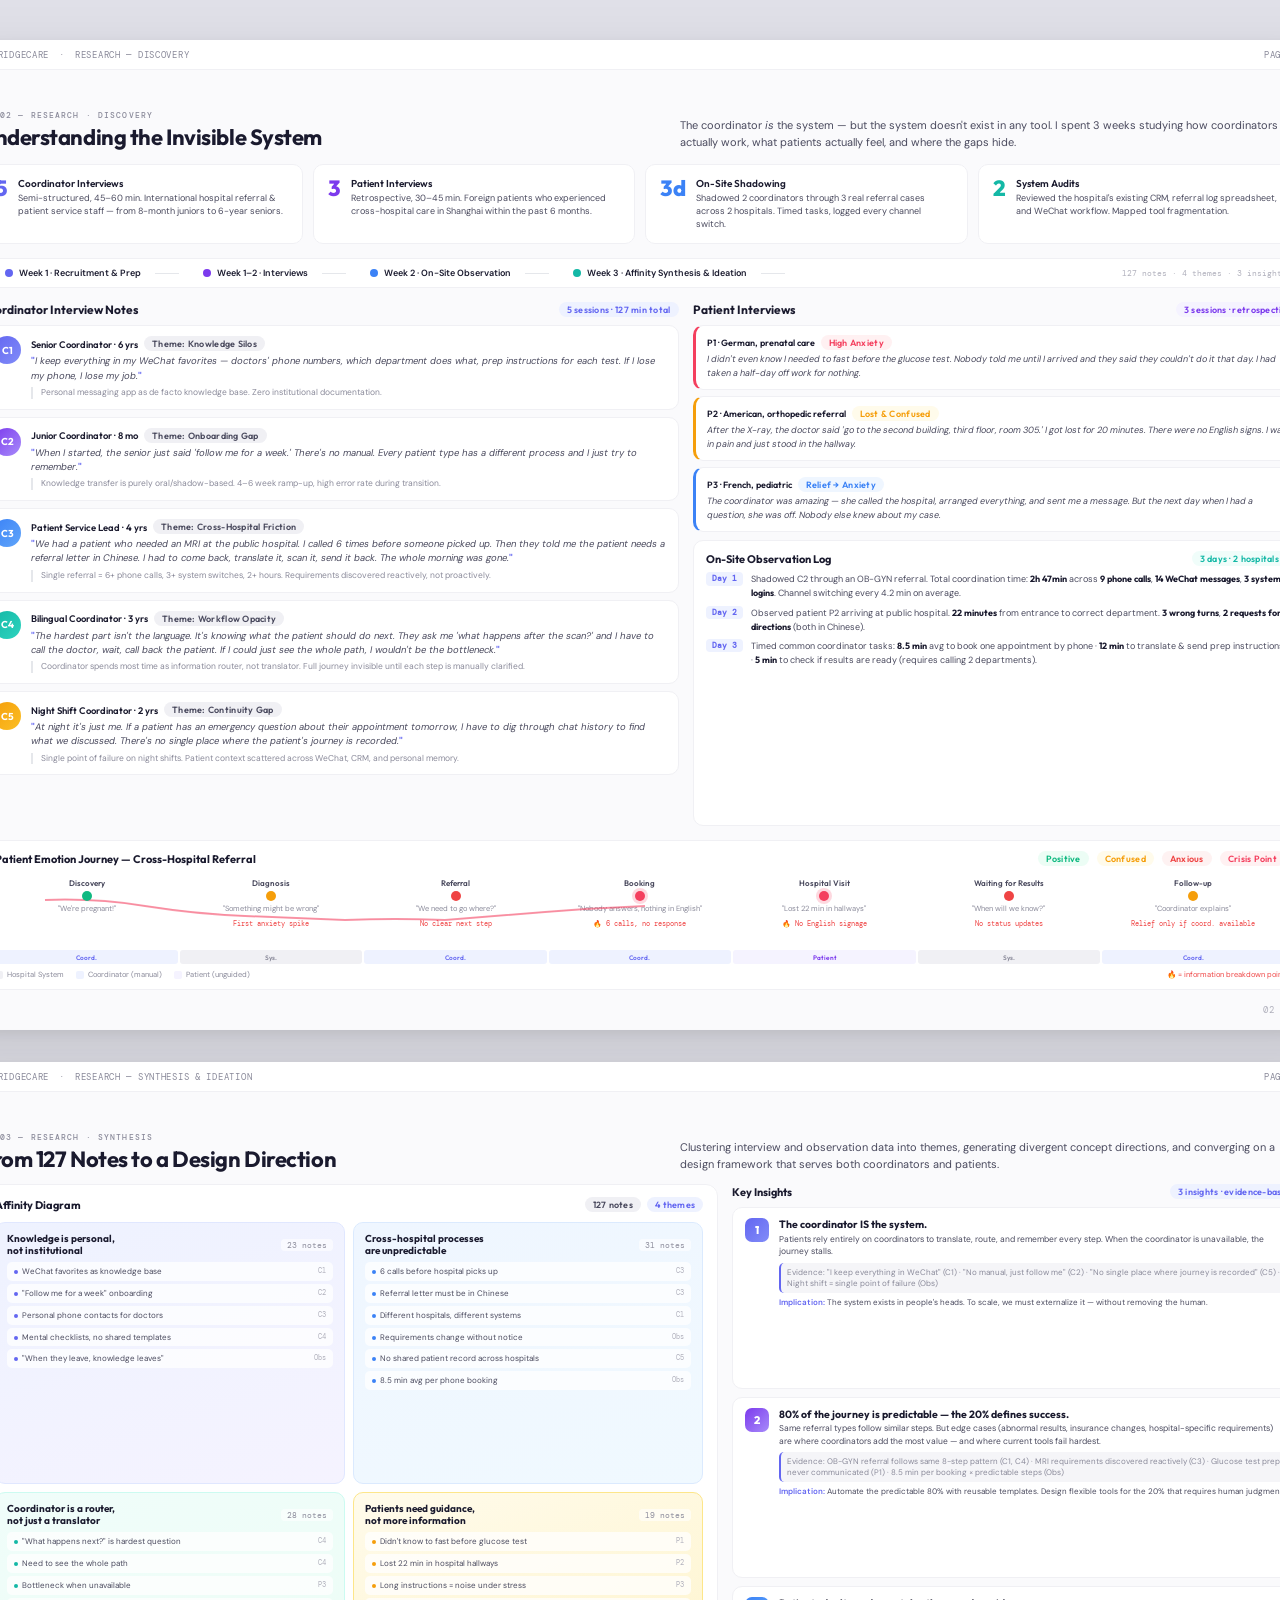
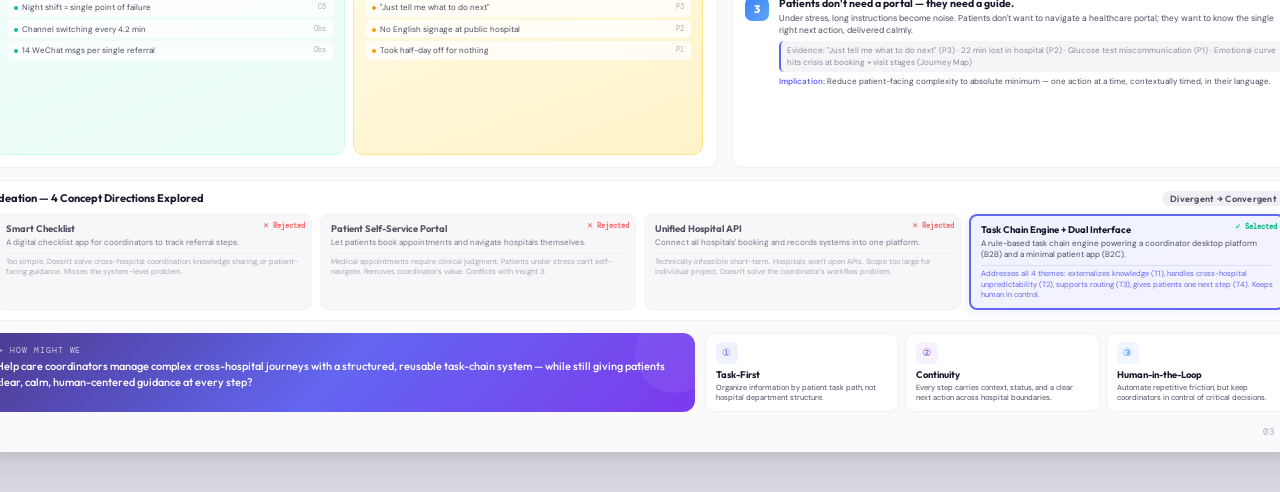
<file: portfolio/research-expanded/index.html>
<!DOCTYPE html>
<html lang="en">
<head>
<meta charset="UTF-8">
<meta name="viewport" content="width=device-width, initial-scale=1.0">
<title>BridgeCare — Research Section (Expanded)</title>
<link rel="preconnect" href="https://fonts.googleapis.com">
<link href="https://fonts.googleapis.com/css2?family=Outfit:wght@300;400;500;600;700;800&family=DM+Sans:wght@400;500;600;700&family=DM+Mono:wght@400;500&display=swap" rel="stylesheet">
<style>
* { margin: 0; padding: 0; box-sizing: border-box; }

:root {
  --indigo: #6366F1;
  --violet: #7C3AED;
  --blue: #3B82F6;
  --indigo-light: #EEF2FF;
  --violet-light: #F5F3FF;
  --blue-light: #EFF6FF;

  --text-1: #1A1A2E;
  --text-2: #4A4A5E;
  --text-3: #8A8A9A;
  --text-4: #B0B0BC;
  --text-white: #FFFFFF;

  --bg-page: #FAFAFC;
  --bg-surface: #FFFFFF;
  --bg-tint: #F5F5F8;
  --bg-tint-2: #F0F0F4;

  --border: #E5E7EB;
  --border-light: #F0F0F4;

  --success: #10B981;
  --warning: #F59E0B;
  --danger: #EF4444;
  --teal: #14B8A6;
  --rose: #F43F5E;

  --font-display: 'Outfit', system-ui, sans-serif;
  --font-body: 'DM Sans', system-ui, sans-serif;
  --font-mono: 'DM Mono', monospace;

  --page-w: 1400px;
  --page-h: 990px;
  --page-pad: 40px;
}

body {
  font-family: var(--font-body);
  background: #E0E0E8;
  color: var(--text-1);
  display: flex;
  flex-direction: column;
  align-items: center;
  gap: 32px;
  padding: 40px 20px;
}

/* ==================== PAGE FRAME ==================== */
.portfolio-page {
  width: var(--page-w);
  height: var(--page-h);
  background: var(--bg-page);
  border-radius: 4px;
  box-shadow: 0 20px 60px rgba(0,0,0,0.12), 0 4px 12px rgba(0,0,0,0.06);
  position: relative;
  overflow: hidden;
  display: flex;
  flex-direction: column;
}

.page-bar {
  height: 30px;
  flex-shrink: 0;
  display: flex;
  align-items: center;
  justify-content: space-between;
  padding: 0 36px;
  background: var(--bg-surface);
  border-bottom: 1px solid var(--border-light);
  font-family: var(--font-mono);
  font-size: 9px;
  color: var(--text-3);
  letter-spacing: 0.08em;
  text-transform: uppercase;
}

.page-bar .bar-left { display: flex; align-items: center; gap: 10px; }
.page-bar .bar-dot { width: 6px; height: 6px; border-radius: 50%; background: var(--indigo); }
.page-bar .bar-right { display: flex; align-items: center; gap: 14px; }

.page-body {
  flex: 1;
  padding: var(--page-pad);
  display: flex;
  flex-direction: column;
  overflow: hidden;
  gap: 14px;
}

.page-num {
  position: absolute;
  bottom: 14px;
  right: 36px;
  font-family: var(--font-mono);
  font-size: 9px;
  color: var(--text-4);
  letter-spacing: 0.1em;
}

.section-label {
  font-family: var(--font-mono);
  font-size: 8px;
  font-weight: 500;
  text-transform: uppercase;
  letter-spacing: 0.14em;
  color: var(--text-3);
  display: flex;
  align-items: center;
  gap: 6px;
}
.section-label::before {
  content: '';
  width: 14px; height: 1px;
  background: var(--text-3);
}

/* ==================== SHARED COMPONENTS ==================== */
.page-title {
  font-family: var(--font-display);
  font-size: 22px;
  font-weight: 700;
  color: var(--text-1);
  letter-spacing: -0.02em;
  line-height: 1.15;
}

.page-subtitle {
  font-size: 11px;
  color: var(--text-2);
  line-height: 1.5;
  max-width: 620px;
}

.accent-tag {
  display: inline-flex;
  align-items: center;
  gap: 4px;
  padding: 2px 8px;
  border-radius: 20px;
  font-family: var(--font-display);
  font-size: 9px;
  font-weight: 600;
  letter-spacing: 0.03em;
  white-space: nowrap;
}
.accent-tag.indigo { background: var(--indigo-light); color: var(--indigo); }
.accent-tag.violet { background: var(--violet-light); color: var(--violet); }
.accent-tag.blue { background: var(--blue-light); color: var(--blue); }
.accent-tag.green { background: #ECFDF5; color: var(--success); }
.accent-tag.amber { background: #FFFBEB; color: var(--warning); }
.accent-tag.red { background: #FEF2F2; color: var(--danger); }
.accent-tag.teal { background: #F0FDFA; color: var(--teal); }
.accent-tag.rose { background: #FFF1F2; color: var(--rose); }
.accent-tag.gray { background: var(--bg-tint-2); color: var(--text-2); }

/* ==================== PAGE 2: DISCOVERY ==================== */
.p2-body {
  display: flex;
  flex-direction: column;
  gap: 14px;
}

/* Header row */
.p2-header {
  display: flex;
  align-items: flex-end;
  justify-content: space-between;
  gap: 24px;
}

/* Research approach strip */
.research-approach {
  display: grid;
  grid-template-columns: repeat(4, 1fr);
  gap: 10px;
}

.ra-card {
  background: var(--bg-surface);
  border: 1px solid var(--border-light);
  border-radius: 10px;
  padding: 12px 14px;
  display: flex;
  gap: 10px;
  align-items: flex-start;
}

.ra-card .ra-num {
  font-family: var(--font-display);
  font-size: 22px;
  font-weight: 800;
  line-height: 1;
  flex-shrink: 0;
}
.ra-card .ra-num.indigo { color: var(--indigo); }
.ra-card .ra-num.violet { color: var(--violet); }
.ra-card .ra-num.blue { color: var(--blue); }
.ra-card .ra-num.teal { color: var(--teal); }

.ra-card .ra-title {
  font-family: var(--font-display);
  font-size: 10px;
  font-weight: 600;
  color: var(--text-1);
  margin-bottom: 2px;
}

.ra-card .ra-desc {
  font-size: 9px;
  color: var(--text-2);
  line-height: 1.45;
}

/* Timeline */
.timeline-strip {
  display: flex;
  align-items: center;
  gap: 0;
  padding: 8px 12px;
  background: var(--bg-surface);
  border: 1px solid var(--border-light);
  border-radius: 10px;
}

.ts-phase {
  display: flex;
  align-items: center;
  gap: 6px;
  font-size: 9px;
  color: var(--text-2);
  padding: 0 12px;
  position: relative;
}

.ts-phase .ts-dot {
  width: 8px; height: 8px;
  border-radius: 50%;
  flex-shrink: 0;
}

.ts-phase:not(:last-child)::after {
  content: '';
  width: 24px;
  height: 1px;
  background: var(--border);
  margin-left: 8px;
}

.ts-phase.active { font-weight: 600; color: var(--text-1); }

/* Main content area */
.p2-main {
  flex: 1;
  display: grid;
  grid-template-columns: 1.15fr 1fr;
  gap: 14px;
  min-height: 0;
}

/* Interview notes column */
.interview-col {
  display: flex;
  flex-direction: column;
  gap: 8px;
  min-height: 0;
}

.interview-col-header {
  display: flex;
  align-items: center;
  justify-content: space-between;
}

.col-title {
  font-family: var(--font-display);
  font-size: 12px;
  font-weight: 700;
  color: var(--text-1);
}

.quote-cards {
  display: flex;
  flex-direction: column;
  gap: 7px;
  flex: 1;
  overflow: hidden;
}

.quote-card {
  background: var(--bg-surface);
  border: 1px solid var(--border-light);
  border-radius: 10px;
  padding: 10px 12px;
  display: flex;
  gap: 10px;
  align-items: flex-start;
  transition: all 0.2s;
}

.quote-card:hover {
  border-color: var(--indigo);
  box-shadow: 0 2px 8px rgba(99,102,241,0.08);
}

.quote-card .qc-avatar {
  width: 28px; height: 28px;
  border-radius: 50%;
  display: flex; align-items: center; justify-content: center;
  font-family: var(--font-display);
  font-size: 10px;
  font-weight: 700;
  color: white;
  flex-shrink: 0;
}

.qc-avatar.c1 { background: linear-gradient(135deg, #6366F1, #818CF8); }
.qc-avatar.c2 { background: linear-gradient(135deg, #7C3AED, #A78BFA); }
.qc-avatar.c3 { background: linear-gradient(135deg, #3B82F6, #60A5FA); }
.qc-avatar.c4 { background: linear-gradient(135deg, #14B8A6, #2DD4BF); }
.qc-avatar.c5 { background: linear-gradient(135deg, #F59E0B, #FBBF24); }

.quote-card .qc-body {
  flex: 1;
  min-width: 0;
}

.quote-card .qc-meta {
  display: flex;
  align-items: center;
  gap: 6px;
  margin-bottom: 3px;
}

.quote-card .qc-name {
  font-family: var(--font-display);
  font-size: 9.5px;
  font-weight: 600;
  color: var(--text-1);
}

.quote-card .qc-quote {
  font-size: 9.5px;
  color: var(--text-2);
  line-height: 1.5;
  font-style: italic;
  margin-bottom: 4px;
}

.quote-card .qc-quote::before {
  content: '"';
  color: var(--indigo);
  font-weight: 700;
  font-style: normal;
}
.quote-card .qc-quote::after {
  content: '"';
  color: var(--indigo);
  font-weight: 700;
  font-style: normal;
}

.quote-card .qc-obs {
  font-size: 8.5px;
  color: var(--text-3);
  line-height: 1.4;
  padding-left: 8px;
  border-left: 2px solid var(--border);
}

/* Patient interview + observation column */
.patient-col {
  display: flex;
  flex-direction: column;
  gap: 8px;
  min-height: 0;
}

.patient-quotes {
  display: flex;
  flex-direction: column;
  gap: 6px;
}

.pq-card {
  background: var(--bg-surface);
  border: 1px solid var(--border-light);
  border-radius: 10px;
  padding: 9px 11px;
  border-left: 3px solid;
}

.pq-card.p1 { border-left-color: var(--rose); }
.pq-card.p2 { border-left-color: var(--warning); }
.pq-card.p3 { border-left-color: var(--blue); }

.pq-card .pq-meta {
  display: flex;
  align-items: center;
  gap: 6px;
  margin-bottom: 3px;
}

.pq-card .pq-name {
  font-family: var(--font-display);
  font-size: 9px;
  font-weight: 600;
  color: var(--text-1);
}

.pq-card .pq-quote {
  font-size: 9px;
  color: var(--text-2);
  line-height: 1.5;
  font-style: italic;
}

/* Observation notes */
.observation-block {
  background: var(--bg-surface);
  border: 1px solid var(--border-light);
  border-radius: 10px;
  padding: 10px 12px;
  flex: 1;
  display: flex;
  flex-direction: column;
  gap: 6px;
}

.obs-header {
  display: flex;
  align-items: center;
  justify-content: space-between;
}

.obs-items {
  display: flex;
  flex-direction: column;
  gap: 5px;
}

.obs-item {
  display: flex;
  gap: 8px;
  align-items: flex-start;
  font-size: 9px;
  color: var(--text-2);
  line-height: 1.45;
}

.obs-item .obs-day {
  font-family: var(--font-mono);
  font-size: 8px;
  font-weight: 600;
  color: var(--indigo);
  background: var(--indigo-light);
  padding: 1px 6px;
  border-radius: 4px;
  flex-shrink: 0;
  white-space: nowrap;
}

.obs-item .obs-metric {
  font-family: var(--font-display);
  font-weight: 700;
  color: var(--text-1);
}

/* Emotion journey map */
.journey-map {
  background: var(--bg-surface);
  border: 1px solid var(--border-light);
  border-radius: 10px;
  padding: 10px 14px;
}

.jm-header {
  display: flex;
  align-items: center;
  justify-content: space-between;
  margin-bottom: 8px;
}

.jm-stages {
  display: grid;
  grid-template-columns: repeat(7, 1fr);
  gap: 0;
  position: relative;
  height: 90px;
}

.jm-stage {
  display: flex;
  flex-direction: column;
  align-items: center;
  gap: 3px;
  position: relative;
  padding-top: 4px;
}

.jm-stage-label {
  font-family: var(--font-display);
  font-size: 8px;
  font-weight: 600;
  color: var(--text-2);
  text-align: center;
}

.jm-stage-dot {
  width: 10px; height: 10px;
  border-radius: 50%;
  z-index: 2;
}

.jm-stage-dot.high { background: var(--success); }
.jm-stage-dot.mid { background: var(--warning); }
.jm-stage-dot.low { background: var(--danger); }
.jm-stage-dot.crisis { background: var(--rose); box-shadow: 0 0 0 3px rgba(244,63,94,0.2); }

.jm-stage-emo {
  font-size: 7.5px;
  color: var(--text-3);
  text-align: center;
  line-height: 1.3;
}

.jm-curve {
  position: absolute;
  top: 18px; left: 0; right: 0;
  height: 30px;
  pointer-events: none;
}

.jm-friction {
  font-size: 7px;
  color: var(--danger);
  font-family: var(--font-mono);
  text-align: center;
  margin-top: 2px;
  line-height: 1.3;
}

.jm-bar {
  position: absolute;
  bottom: 0; left: 0; right: 0;
  height: 14px;
  display: grid;
  grid-template-columns: repeat(7, 1fr);
  gap: 2px;
}

.jm-bar-cell {
  border-radius: 3px;
  font-size: 6.5px;
  display: flex;
  align-items: center;
  justify-content: center;
  font-family: var(--font-display);
  font-weight: 600;
}

.jm-bar-cell.sys { background: var(--bg-tint-2); color: var(--text-3); }
.jm-bar-cell.coord { background: var(--indigo-light); color: var(--indigo); }
.jm-bar-cell.patient { background: var(--violet-light); color: var(--violet); }

.jm-legend {
  display: flex;
  gap: 12px;
  margin-top: 6px;
  font-size: 7.5px;
  color: var(--text-3);
}

.jm-legend-item {
  display: flex;
  align-items: center;
  gap: 4px;
}

.jm-legend-dot {
  width: 8px; height: 8px;
  border-radius: 2px;
}


/* ==================== PAGE 3: SYNTHESIS ==================== */
.p3-body {
  display: flex;
  flex-direction: column;
  gap: 12px;
}

.p3-header {
  display: flex;
  align-items: flex-end;
  justify-content: space-between;
  gap: 24px;
}

/* Affinity diagram */
.affinity-section {
  display: grid;
  grid-template-columns: 1.3fr 1fr;
  gap: 14px;
  flex: 1;
  min-height: 0;
}

.affinity-diagram {
  background: var(--bg-surface);
  border: 1px solid var(--border-light);
  border-radius: 12px;
  padding: 12px 14px;
  display: flex;
  flex-direction: column;
  gap: 8px;
  overflow: hidden;
}

.ad-header {
  display: flex;
  align-items: center;
  justify-content: space-between;
  margin-bottom: 2px;
}

.ad-clusters {
  display: grid;
  grid-template-columns: 1fr 1fr;
  gap: 8px;
  flex: 1;
}

.ad-cluster {
  border-radius: 10px;
  padding: 10px 11px;
  display: flex;
  flex-direction: column;
  gap: 5px;
  position: relative;
  overflow: hidden;
}

.ad-cluster.t1 { background: linear-gradient(160deg, #EEF2FF 0%, #F5F3FF 100%); border: 1px solid #E0E7FF; }
.ad-cluster.t2 { background: linear-gradient(160deg, #EFF6FF 0%, #F0F9FF 100%); border: 1px solid #DBEAFE; }
.ad-cluster.t3 { background: linear-gradient(160deg, #F0FDFA 0%, #ECFDF5 100%); border: 1px solid #CCFBF1; }
.ad-cluster.t4 { background: linear-gradient(160deg, #FFFBEB 0%, #FEF3C7 100%); border: 1px solid #FDE68A; }

.ad-cluster-header {
  display: flex;
  align-items: center;
  justify-content: space-between;
}

.ad-cluster-title {
  font-family: var(--font-display);
  font-size: 10px;
  font-weight: 700;
  color: var(--text-1);
  line-height: 1.2;
}

.ad-cluster-count {
  font-family: var(--font-mono);
  font-size: 8px;
  color: var(--text-3);
  background: rgba(255,255,255,0.6);
  padding: 1px 6px;
  border-radius: 4px;
}

.ad-notes {
  display: flex;
  flex-direction: column;
  gap: 3px;
}

.ad-note {
  background: rgba(255,255,255,0.75);
  border-radius: 5px;
  padding: 4px 7px;
  font-size: 8px;
  color: var(--text-2);
  line-height: 1.35;
  display: flex;
  gap: 4px;
  align-items: flex-start;
}

.ad-note .ad-note-dot {
  width: 4px; height: 4px;
  border-radius: 50%;
  margin-top: 4px;
  flex-shrink: 0;
}

.ad-note .ad-note-tag {
  font-family: var(--font-mono);
  font-size: 7px;
  color: var(--text-4);
  margin-left: auto;
  flex-shrink: 0;
}

/* Insights column */
.insights-col {
  display: flex;
  flex-direction: column;
  gap: 8px;
  min-height: 0;
}

.insight-card {
  background: var(--bg-surface);
  border: 1px solid var(--border-light);
  border-radius: 10px;
  padding: 10px 12px;
  display: flex;
  gap: 10px;
  flex: 1;
}

.insight-card .ic-num {
  width: 24px; height: 24px;
  border-radius: 7px;
  display: flex; align-items: center; justify-content: center;
  font-family: var(--font-display);
  font-size: 11px;
  font-weight: 800;
  color: white;
  flex-shrink: 0;
}
.ic-num.n1 { background: linear-gradient(135deg, #6366F1, #818CF8); }
.ic-num.n2 { background: linear-gradient(135deg, #7C3AED, #A78BFA); }
.ic-num.n3 { background: linear-gradient(135deg, #3B82F6, #60A5FA); }

.insight-card .ic-body { flex: 1; min-width: 0; }

.insight-card .ic-title {
  font-family: var(--font-display);
  font-size: 10.5px;
  font-weight: 700;
  color: var(--text-1);
  margin-bottom: 3px;
  line-height: 1.2;
}

.insight-card .ic-desc {
  font-size: 8.5px;
  color: var(--text-2);
  line-height: 1.45;
  margin-bottom: 4px;
}

.insight-card .ic-evidence {
  font-size: 8px;
  color: var(--text-3);
  line-height: 1.4;
  padding: 4px 6px;
  background: var(--bg-tint);
  border-radius: 5px;
  border-left: 2px solid var(--indigo);
}

.insight-card .ic-implication {
  font-size: 8px;
  color: var(--text-2);
  line-height: 1.4;
  margin-top: 4px;
}
.insight-card .ic-implication strong {
  color: var(--indigo);
  font-weight: 600;
}

/* Ideation section */
.ideation-section {
  background: var(--bg-surface);
  border: 1px solid var(--border-light);
  border-radius: 12px;
  padding: 10px 14px;
}

.id-header {
  display: flex;
  align-items: center;
  justify-content: space-between;
  margin-bottom: 8px;
}

.id-cards {
  display: grid;
  grid-template-columns: repeat(4, 1fr);
  gap: 8px;
}

.id-card {
  border-radius: 8px;
  padding: 8px 10px;
  display: flex;
  flex-direction: column;
  gap: 3px;
  position: relative;
}

.id-card.rejected {
  background: var(--bg-tint);
  border: 1px solid var(--border-light);
  opacity: 0.75;
}

.id-card.selected {
  background: linear-gradient(160deg, var(--indigo-light) 0%, var(--violet-light) 100%);
  border: 2px solid var(--indigo);
  box-shadow: 0 2px 12px rgba(99,102,241,0.12);
}

.id-card .id-status {
  position: absolute;
  top: 6px; right: 6px;
  font-size: 7px;
  font-family: var(--font-mono);
  font-weight: 600;
}

.id-card.rejected .id-status { color: var(--danger); }
.id-card.selected .id-status { color: var(--success); }

.id-card .id-name {
  font-family: var(--font-display);
  font-size: 9.5px;
  font-weight: 700;
  color: var(--text-1);
  line-height: 1.2;
  padding-right: 30px;
}

.id-card .id-desc {
  font-size: 8px;
  color: var(--text-2);
  line-height: 1.4;
}

.id-card .id-reason {
  font-size: 7.5px;
  color: var(--text-3);
  line-height: 1.35;
  margin-top: 2px;
  padding-top: 3px;
  border-top: 1px solid rgba(0,0,0,0.05);
}

.id-card.selected .id-reason {
  color: var(--indigo);
  border-top-color: rgba(99,102,241,0.15);
}

/* Convergence: HMW + Principles */
.convergence {
  display: grid;
  grid-template-columns: 1.2fr 1fr;
  gap: 10px;
}

.hmw-block {
  background: linear-gradient(135deg, #4C3A8E 0%, #6366F1 50%, #7C3AED 100%);
  border-radius: 12px;
  padding: 12px 16px;
  color: white;
  position: relative;
  overflow: hidden;
}

.hmw-block::after {
  content: '';
  position: absolute;
  top: -20px; right: -20px;
  width: 80px; height: 80px;
  border-radius: 50%;
  background: rgba(255,255,255,0.06);
}

.hmw-label {
  font-family: var(--font-mono);
  font-size: 8px;
  text-transform: uppercase;
  letter-spacing: 0.12em;
  opacity: 0.7;
  margin-bottom: 4px;
}

.hmw-text {
  font-family: var(--font-display);
  font-size: 11px;
  font-weight: 500;
  line-height: 1.45;
}

.principles-block {
  display: grid;
  grid-template-columns: repeat(3, 1fr);
  gap: 6px;
}

.principle-card {
  background: var(--bg-surface);
  border: 1px solid var(--border-light);
  border-radius: 10px;
  padding: 8px 10px;
  display: flex;
  flex-direction: column;
  gap: 3px;
}

.principle-card .pc-icon {
  width: 22px; height: 22px;
  border-radius: 6px;
  display: flex; align-items: center; justify-content: center;
  font-size: 10px;
  margin-bottom: 2px;
}

.pc-icon.p1 { background: var(--indigo-light); color: var(--indigo); }
.pc-icon.p2 { background: var(--violet-light); color: var(--violet); }
.pc-icon.p3 { background: var(--blue-light); color: var(--blue); }

.principle-card .pc-name {
  font-family: var(--font-display);
  font-size: 9.5px;
  font-weight: 700;
  color: var(--text-1);
  line-height: 1.15;
}

.principle-card .pc-desc {
  font-size: 7.5px;
  color: var(--text-2);
  line-height: 1.35;
}

</style>
</head>
<body>

<!-- ================================================================ -->
<!-- PAGE 2: RESEARCH — DISCOVERY & INTERVIEWS                        -->
<!-- ================================================================ -->
<div class="portfolio-page" id="page-2">
  <div class="page-bar">
    <div class="bar-left">
      <div class="bar-dot"></div>
      <span>BridgeCare</span>
      <span>·</span>
      <span>Research — Discovery</span>
    </div>
    <div class="bar-right">
      <span>Page 02</span>
    </div>
  </div>

  <div class="page-body p2-body">
    <!-- Header -->
    <div class="p2-header">
      <div>
        <div class="section-label" style="margin-bottom: 5px;">02 — Research · Discovery</div>
        <div class="page-title">Understanding the Invisible System</div>
      </div>
      <div class="page-subtitle">
        The coordinator <em>is</em> the system — but the system doesn't exist in any tool. I spent 3 weeks studying how coordinators actually work, what patients actually feel, and where the gaps hide.
      </div>
    </div>

    <!-- Research Approach Strip -->
    <div class="research-approach">
      <div class="ra-card">
        <div class="ra-num indigo">5</div>
        <div>
          <div class="ra-title">Coordinator Interviews</div>
          <div class="ra-desc">Semi-structured, 45–60 min. International hospital referral & patient service staff — from 8-month juniors to 6-year seniors.</div>
        </div>
      </div>
      <div class="ra-card">
        <div class="ra-num violet">3</div>
        <div>
          <div class="ra-title">Patient Interviews</div>
          <div class="ra-desc">Retrospective, 30–45 min. Foreign patients who experienced cross-hospital care in Shanghai within the past 6 months.</div>
        </div>
      </div>
      <div class="ra-card">
        <div class="ra-num blue">3d</div>
        <div>
          <div class="ra-title">On-Site Shadowing</div>
          <div class="ra-desc">Shadowed 2 coordinators through 3 real referral cases across 2 hospitals. Timed tasks, logged every channel switch.</div>
        </div>
      </div>
      <div class="ra-card">
        <div class="ra-num teal">2</div>
        <div>
          <div class="ra-title">System Audits</div>
          <div class="ra-desc">Reviewed the hospital's existing CRM, referral log spreadsheet, and WeChat workflow. Mapped tool fragmentation.</div>
        </div>
      </div>
    </div>

    <!-- Timeline -->
    <div class="timeline-strip">
      <div class="ts-phase active"><div class="ts-dot" style="background: var(--indigo);"></div>Week 1 · Recruitment & Prep</div>
      <div class="ts-phase active"><div class="ts-dot" style="background: var(--violet);"></div>Week 1–2 · Interviews</div>
      <div class="ts-phase active"><div class="ts-dot" style="background: var(--blue);"></div>Week 2 · On-Site Observation</div>
      <div class="ts-phase active"><div class="ts-dot" style="background: var(--teal);"></div>Week 3 · Affinity Synthesis & Ideation</div>
      <div style="margin-left: auto; font-family: var(--font-mono); font-size: 8px; color: var(--text-4);">127 notes · 4 themes · 3 insights</div>
    </div>

    <!-- Main: Interview Notes + Patient/Observation -->
    <div class="p2-main">

      <!-- Left: Coordinator Interview Notes -->
      <div class="interview-col">
        <div class="interview-col-header">
          <div class="col-title">Coordinator Interview Notes</div>
          <span class="accent-tag indigo">5 sessions · 127 min total</span>
        </div>

        <div class="quote-cards">
          <!-- C1 -->
          <div class="quote-card">
            <div class="qc-avatar c1">C1</div>
            <div class="qc-body">
              <div class="qc-meta">
                <span class="qc-name">Senior Coordinator · 6 yrs</span>
                <span class="accent-tag gray">Theme: Knowledge Silos</span>
              </div>
              <div class="qc-quote">I keep everything in my WeChat favorites — doctors' phone numbers, which department does what, prep instructions for each test. If I lose my phone, I lose my job.</div>
              <div class="qc-obs">Personal messaging app as de facto knowledge base. Zero institutional documentation.</div>
            </div>
          </div>

          <!-- C2 -->
          <div class="quote-card">
            <div class="qc-avatar c2">C2</div>
            <div class="qc-body">
              <div class="qc-meta">
                <span class="qc-name">Junior Coordinator · 8 mo</span>
                <span class="accent-tag gray">Theme: Onboarding Gap</span>
              </div>
              <div class="qc-quote">When I started, the senior just said 'follow me for a week.' There's no manual. Every patient type has a different process and I just try to remember.</div>
              <div class="qc-obs">Knowledge transfer is purely oral/shadow-based. 4–6 week ramp-up, high error rate during transition.</div>
            </div>
          </div>

          <!-- C3 -->
          <div class="quote-card">
            <div class="qc-avatar c3">C3</div>
            <div class="qc-body">
              <div class="qc-meta">
                <span class="qc-name">Patient Service Lead · 4 yrs</span>
                <span class="accent-tag gray">Theme: Cross-Hospital Friction</span>
              </div>
              <div class="qc-quote">We had a patient who needed an MRI at the public hospital. I called 6 times before someone picked up. Then they told me the patient needs a referral letter in Chinese. I had to come back, translate it, scan it, send it back. The whole morning was gone.</div>
              <div class="qc-obs">Single referral = 6+ phone calls, 3+ system switches, 2+ hours. Requirements discovered reactively, not proactively.</div>
            </div>
          </div>

          <!-- C4 -->
          <div class="quote-card">
            <div class="qc-avatar c4">C4</div>
            <div class="qc-body">
              <div class="qc-meta">
                <span class="qc-name">Bilingual Coordinator · 3 yrs</span>
                <span class="accent-tag gray">Theme: Workflow Opacity</span>
              </div>
              <div class="qc-quote">The hardest part isn't the language. It's knowing what the patient should do next. They ask me 'what happens after the scan?' and I have to call the doctor, wait, call back the patient. If I could just see the whole path, I wouldn't be the bottleneck.</div>
              <div class="qc-obs">Coordinator spends most time as information router, not translator. Full journey invisible until each step is manually clarified.</div>
            </div>
          </div>

          <!-- C5 -->
          <div class="quote-card">
            <div class="qc-avatar c5">C5</div>
            <div class="qc-body">
              <div class="qc-meta">
                <span class="qc-name">Night Shift Coordinator · 2 yrs</span>
                <span class="accent-tag gray">Theme: Continuity Gap</span>
              </div>
              <div class="qc-quote">At night it's just me. If a patient has an emergency question about their appointment tomorrow, I have to dig through chat history to find what we discussed. There's no single place where the patient's journey is recorded.</div>
              <div class="qc-obs">Single point of failure on night shifts. Patient context scattered across WeChat, CRM, and personal memory.</div>
            </div>
          </div>
        </div>
      </div>

      <!-- Right: Patient Quotes + Observation -->
      <div class="patient-col">
        <div class="interview-col-header">
          <div class="col-title">Patient Interviews</div>
          <span class="accent-tag violet">3 sessions · retrospective</span>
        </div>

        <div class="patient-quotes">
          <div class="pq-card p1">
            <div class="pq-meta">
              <span class="pq-name">P1 · German, prenatal care</span>
              <span class="accent-tag rose">High Anxiety</span>
            </div>
            <div class="pq-quote">I didn't even know I needed to fast before the glucose test. Nobody told me until I arrived and they said they couldn't do it that day. I had taken a half-day off work for nothing.</div>
          </div>

          <div class="pq-card p2">
            <div class="pq-meta">
              <span class="pq-name">P2 · American, orthopedic referral</span>
              <span class="accent-tag amber">Lost & Confused</span>
            </div>
            <div class="pq-quote">After the X-ray, the doctor said 'go to the second building, third floor, room 305.' I got lost for 20 minutes. There were no English signs. I was in pain and just stood in the hallway.</div>
          </div>

          <div class="pq-card p3">
            <div class="pq-meta">
              <span class="pq-name">P3 · French, pediatric</span>
              <span class="accent-tag blue">Relief → Anxiety</span>
            </div>
            <div class="pq-quote">The coordinator was amazing — she called the hospital, arranged everything, and sent me a message. But the next day when I had a question, she was off. Nobody else knew about my case.</div>
          </div>
        </div>

        <!-- Observation Notes -->
        <div class="observation-block">
          <div class="obs-header">
            <div class="col-title" style="font-size: 11px;">On-Site Observation Log</div>
            <span class="accent-tag teal">3 days · 2 hospitals</span>
          </div>

          <div class="obs-items">
            <div class="obs-item">
              <span class="obs-day">Day 1</span>
              <span>Shadowed C2 through an OB-GYN referral. Total coordination time: <span class="obs-metric">2h 47min</span> across <span class="obs-metric">9 phone calls</span>, <span class="obs-metric">14 WeChat messages</span>, <span class="obs-metric">3 system logins</span>. Channel switching every 4.2 min on average.</span>
            </div>
            <div class="obs-item">
              <span class="obs-day">Day 2</span>
              <span>Observed patient P2 arriving at public hospital. <span class="obs-metric">22 minutes</span> from entrance to correct department. <span class="obs-metric">3 wrong turns</span>, <span class="obs-metric">2 requests for directions</span> (both in Chinese).</span>
            </div>
            <div class="obs-item">
              <span class="obs-day">Day 3</span>
              <span>Timed common coordinator tasks: <span class="obs-metric">8.5 min</span> avg to book one appointment by phone · <span class="obs-metric">12 min</span> to translate &amp; send prep instructions · <span class="obs-metric">5 min</span> to check if results are ready (requires calling 2 departments).</span>
            </div>
          </div>
        </div>
      </div>
    </div>

    <!-- Emotion Journey Map -->
    <div class="journey-map">
      <div class="jm-header">
        <div class="col-title" style="font-size: 11px;">Patient Emotion Journey — Cross-Hospital Referral</div>
        <div style="display: flex; gap: 8px;">
          <span class="accent-tag green">Positive</span>
          <span class="accent-tag amber">Confused</span>
          <span class="accent-tag red">Anxious</span>
          <span class="accent-tag rose">Crisis Point</span>
        </div>
      </div>

      <div class="jm-stages">
        <!-- Stage 1: Discovery -->
        <div class="jm-stage">
          <div class="jm-stage-label">Discovery</div>
          <div class="jm-stage-dot high"></div>
          <div class="jm-stage-emo">"We're pregnant!"</div>
          <div class="jm-friction"></div>
        </div>
        <!-- Stage 2: Diagnosis -->
        <div class="jm-stage">
          <div class="jm-stage-label">Diagnosis</div>
          <div class="jm-stage-dot mid"></div>
          <div class="jm-stage-emo">"Something might be wrong"</div>
          <div class="jm-friction">First anxiety spike</div>
        </div>
        <!-- Stage 3: Referral -->
        <div class="jm-stage">
          <div class="jm-stage-label">Referral</div>
          <div class="jm-stage-dot low"></div>
          <div class="jm-stage-emo">"We need to go where?"</div>
          <div class="jm-friction">No clear next step</div>
        </div>
        <!-- Stage 4: Booking -->
        <div class="jm-stage">
          <div class="jm-stage-label">Booking</div>
          <div class="jm-stage-dot crisis"></div>
          <div class="jm-stage-emo">"Nobody answers, nothing in English"</div>
          <div class="jm-friction">🔥 6 calls, no response</div>
        </div>
        <!-- Stage 5: Hospital Visit -->
        <div class="jm-stage">
          <div class="jm-stage-label">Hospital Visit</div>
          <div class="jm-stage-dot crisis"></div>
          <div class="jm-stage-emo">"Lost 22 min in hallways"</div>
          <div class="jm-friction">🔥 No English signage</div>
        </div>
        <!-- Stage 6: Results -->
        <div class="jm-stage">
          <div class="jm-stage-label">Waiting for Results</div>
          <div class="jm-stage-dot low"></div>
          <div class="jm-stage-emo">"When will we know?"</div>
          <div class="jm-friction">No status updates</div>
        </div>
        <!-- Stage 7: Follow-up -->
        <div class="jm-stage">
          <div class="jm-stage-label">Follow-up</div>
          <div class="jm-stage-dot mid"></div>
          <div class="jm-stage-emo">"Coordinator explains"</div>
          <div class="jm-friction">Relief only if coord. available</div>
        </div>

        <!-- SVG curve -->
        <svg class="jm-curve" viewBox="0 0 700 30" preserveAspectRatio="none">
          <path d="M 50 8 Q 100 6, 150 14 Q 200 22, 250 24 Q 300 26, 350 28 Q 400 26, 450 28 Q 500 24, 550 20 Q 600 16, 650 14"
                fill="none" stroke="#F43F5E" stroke-width="2" stroke-dasharray="0" opacity="0.5"/>
          <path d="M 50 8 Q 100 6, 150 14 Q 200 22, 250 24 Q 300 26, 350 28 Q 400 26, 450 28 Q 500 24, 550 20 Q 600 16, 650 14"
                fill="none" stroke="#F43F5E" stroke-width="1" opacity="0.2"/>
        </svg>

        <!-- Channel ownership bar -->
        <div class="jm-bar">
          <div class="jm-bar-cell coord">Coord.</div>
          <div class="jm-bar-cell sys">Sys.</div>
          <div class="jm-bar-cell coord">Coord.</div>
          <div class="jm-bar-cell coord">Coord.</div>
          <div class="jm-bar-cell patient">Patient</div>
          <div class="jm-bar-cell sys">Sys.</div>
          <div class="jm-bar-cell coord">Coord.</div>
        </div>
      </div>

      <div class="jm-legend">
        <div class="jm-legend-item"><div class="jm-legend-dot" style="background: var(--bg-tint-2);"></div>Hospital System</div>
        <div class="jm-legend-item"><div class="jm-legend-dot" style="background: var(--indigo-light);"></div>Coordinator (manual)</div>
        <div class="jm-legend-item"><div class="jm-legend-dot" style="background: var(--violet-light);"></div>Patient (unguided)</div>
        <div class="jm-legend-item" style="margin-left: auto; color: var(--danger);">🔥 = information breakdown point</div>
      </div>
    </div>
  </div>

  <div class="page-num">02 / 06</div>
</div>


<!-- ================================================================ -->
<!-- PAGE 3: RESEARCH — SYNTHESIS & IDEATION                           -->
<!-- ================================================================ -->
<div class="portfolio-page" id="page-3">
  <div class="page-bar">
    <div class="bar-left">
      <div class="bar-dot"></div>
      <span>BridgeCare</span>
      <span>·</span>
      <span>Research — Synthesis & Ideation</span>
    </div>
    <div class="bar-right">
      <span>Page 03</span>
    </div>
  </div>

  <div class="page-body p3-body">
    <!-- Header -->
    <div class="p3-header">
      <div>
        <div class="section-label" style="margin-bottom: 5px;">03 — Research · Synthesis</div>
        <div class="page-title">From 127 Notes to a Design Direction</div>
      </div>
      <div class="page-subtitle">
        Clustering interview and observation data into themes, generating divergent concept directions, and converging on a design framework that serves both coordinators and patients.
      </div>
    </div>

    <!-- Main: Affinity Diagram + Insights -->
    <div class="affinity-section">

      <!-- Affinity Diagram -->
      <div class="affinity-diagram">
        <div class="ad-header">
          <div class="col-title" style="font-size: 11px;">Affinity Diagram</div>
          <div style="display: flex; gap: 6px;">
            <span class="accent-tag gray">127 notes</span>
            <span class="accent-tag indigo">4 themes</span>
          </div>
        </div>

        <div class="ad-clusters">
          <!-- Theme 1 -->
          <div class="ad-cluster t1">
            <div class="ad-cluster-header">
              <div class="ad-cluster-title">Knowledge is personal,<br>not institutional</div>
              <div class="ad-cluster-count">23 notes</div>
            </div>
            <div class="ad-notes">
              <div class="ad-note"><div class="ad-note-dot" style="background: var(--indigo);"></div>WeChat favorites as knowledge base <span class="ad-note-tag">C1</span></div>
              <div class="ad-note"><div class="ad-note-dot" style="background: var(--indigo);"></div>"Follow me for a week" onboarding <span class="ad-note-tag">C2</span></div>
              <div class="ad-note"><div class="ad-note-dot" style="background: var(--indigo);"></div>Personal phone contacts for doctors <span class="ad-note-tag">C3</span></div>
              <div class="ad-note"><div class="ad-note-dot" style="background: var(--indigo);"></div>Mental checklists, no shared templates <span class="ad-note-tag">C4</span></div>
              <div class="ad-note"><div class="ad-note-dot" style="background: var(--indigo);"></div>"When they leave, knowledge leaves" <span class="ad-note-tag">Obs</span></div>
            </div>
          </div>

          <!-- Theme 2 -->
          <div class="ad-cluster t2">
            <div class="ad-cluster-header">
              <div class="ad-cluster-title">Cross-hospital processes<br>are unpredictable</div>
              <div class="ad-cluster-count">31 notes</div>
            </div>
            <div class="ad-notes">
              <div class="ad-note"><div class="ad-note-dot" style="background: var(--blue);"></div>6 calls before hospital picks up <span class="ad-note-tag">C3</span></div>
              <div class="ad-note"><div class="ad-note-dot" style="background: var(--blue);"></div>Referral letter must be in Chinese <span class="ad-note-tag">C3</span></div>
              <div class="ad-note"><div class="ad-note-dot" style="background: var(--blue);"></div>Different hospitals, different systems <span class="ad-note-tag">C1</span></div>
              <div class="ad-note"><div class="ad-note-dot" style="background: var(--blue);"></div>Requirements change without notice <span class="ad-note-tag">Obs</span></div>
              <div class="ad-note"><div class="ad-note-dot" style="background: var(--blue);"></div>No shared patient record across hospitals <span class="ad-note-tag">C5</span></div>
              <div class="ad-note"><div class="ad-note-dot" style="background: var(--blue);"></div>8.5 min avg per phone booking <span class="ad-note-tag">Obs</span></div>
            </div>
          </div>

          <!-- Theme 3 -->
          <div class="ad-cluster t3">
            <div class="ad-cluster-header">
              <div class="ad-cluster-title">Coordinator is a router,<br>not just a translator</div>
              <div class="ad-cluster-count">28 notes</div>
            </div>
            <div class="ad-notes">
              <div class="ad-note"><div class="ad-note-dot" style="background: var(--teal);"></div>"What happens next?" is hardest question <span class="ad-note-tag">C4</span></div>
              <div class="ad-note"><div class="ad-note-dot" style="background: var(--teal);"></div>Need to see the whole path <span class="ad-note-tag">C4</span></div>
              <div class="ad-note"><div class="ad-note-dot" style="background: var(--teal);"></div>Bottleneck when unavailable <span class="ad-note-tag">P3</span></div>
              <div class="ad-note"><div class="ad-note-dot" style="background: var(--teal);"></div>Night shift = single point of failure <span class="ad-note-tag">C5</span></div>
              <div class="ad-note"><div class="ad-note-dot" style="background: var(--teal);"></div>Channel switching every 4.2 min <span class="ad-note-tag">Obs</span></div>
              <div class="ad-note"><div class="ad-note-dot" style="background: var(--teal);"></div>14 WeChat msgs per single referral <span class="ad-note-tag">Obs</span></div>
            </div>
          </div>

          <!-- Theme 4 -->
          <div class="ad-cluster t4">
            <div class="ad-cluster-header">
              <div class="ad-cluster-title">Patients need guidance,<br>not more information</div>
              <div class="ad-cluster-count">19 notes</div>
            </div>
            <div class="ad-notes">
              <div class="ad-note"><div class="ad-note-dot" style="background: var(--warning);"></div>Didn't know to fast before glucose test <span class="ad-note-tag">P1</span></div>
              <div class="ad-note"><div class="ad-note-dot" style="background: var(--warning);"></div>Lost 22 min in hospital hallways <span class="ad-note-tag">P2</span></div>
              <div class="ad-note"><div class="ad-note-dot" style="background: var(--warning);"></div>Long instructions = noise under stress <span class="ad-note-tag">P3</span></div>
              <div class="ad-note"><div class="ad-note-dot" style="background: var(--warning);"></div>"Just tell me what to do next" <span class="ad-note-tag">P3</span></div>
              <div class="ad-note"><div class="ad-note-dot" style="background: var(--warning);"></div>No English signage at public hospital <span class="ad-note-tag">P2</span></div>
              <div class="ad-note"><div class="ad-note-dot" style="background: var(--warning);"></div>Took half-day off for nothing <span class="ad-note-tag">P1</span></div>
            </div>
          </div>
        </div>
      </div>

      <!-- Insights Column -->
      <div class="insights-col">
        <div style="display: flex; align-items: center; justify-content: space-between;">
          <div class="col-title" style="font-size: 11px;">Key Insights</div>
          <span class="accent-tag indigo">3 insights · evidence-based</span>
        </div>

        <div class="insight-card">
          <div class="ic-num n1">1</div>
          <div class="ic-body">
            <div class="ic-title">The coordinator IS the system.</div>
            <div class="ic-desc">Patients rely entirely on coordinators to translate, route, and remember every step. When the coordinator is unavailable, the journey stalls.</div>
            <div class="ic-evidence">Evidence: "I keep everything in WeChat" (C1) · "No manual, just follow me" (C2) · "No single place where journey is recorded" (C5) · Night shift = single point of failure (Obs)</div>
            <div class="ic-implication"><strong>Implication:</strong> The system exists in people's heads. To scale, we must externalize it — without removing the human.</div>
          </div>
        </div>

        <div class="insight-card">
          <div class="ic-num n2">2</div>
          <div class="ic-body">
            <div class="ic-title">80% of the journey is predictable — the 20% defines success.</div>
            <div class="ic-desc">Same referral types follow similar steps. But edge cases (abnormal results, insurance changes, hospital-specific requirements) are where coordinators add the most value — and where current tools fail hardest.</div>
            <div class="ic-evidence">Evidence: OB-GYN referral follows same 8-step pattern (C1, C4) · MRI requirements discovered reactively (C3) · Glucose test prep never communicated (P1) · 8.5 min per booking × predictable steps (Obs)</div>
            <div class="ic-implication"><strong>Implication:</strong> Automate the predictable 80% with reusable templates. Design flexible tools for the 20% that requires human judgment.</div>
          </div>
        </div>

        <div class="insight-card">
          <div class="ic-num n3">3</div>
          <div class="ic-body">
            <div class="ic-title">Patients don't need a portal — they need a guide.</div>
            <div class="ic-desc">Under stress, long instructions become noise. Patients don't want to navigate a healthcare portal; they want to know the single right next action, delivered calmly.</div>
            <div class="ic-evidence">Evidence: "Just tell me what to do next" (P3) · 22 min lost in hospital (P2) · Glucose test miscommunication (P1) · Emotional curve hits crisis at booking + visit stages (Journey Map)</div>
            <div class="ic-implication"><strong>Implication:</strong> Reduce patient-facing complexity to absolute minimum — one action at a time, contextually timed, in their language.</div>
          </div>
        </div>
      </div>
    </div>

    <!-- Ideation -->
    <div class="ideation-section">
      <div class="id-header">
        <div class="col-title" style="font-size: 11px;">Ideation — 4 Concept Directions Explored</div>
        <span class="accent-tag gray">Divergent → Convergent</span>
      </div>

      <div class="id-cards">
        <div class="id-card rejected">
          <div class="id-status">✕ Rejected</div>
          <div class="id-name">Smart Checklist</div>
          <div class="id-desc">A digital checklist app for coordinators to track referral steps.</div>
          <div class="id-reason">Too simple. Doesn't solve cross-hospital coordination, knowledge sharing, or patient-facing guidance. Misses the system-level problem.</div>
        </div>

        <div class="id-card rejected">
          <div class="id-status">✕ Rejected</div>
          <div class="id-name">Patient Self-Service Portal</div>
          <div class="id-desc">Let patients book appointments and navigate hospitals themselves.</div>
          <div class="id-reason">Medical appointments require clinical judgment. Patients under stress can't self-navigate. Removes coordinator's value. Conflicts with Insight 3.</div>
        </div>

        <div class="id-card rejected">
          <div class="id-status">✕ Rejected</div>
          <div class="id-name">Unified Hospital API</div>
          <div class="id-desc">Connect all hospitals' booking and records systems into one platform.</div>
          <div class="id-reason">Technically infeasible short-term. Hospitals won't open APIs. Scope too large for individual project. Doesn't solve the coordinator's workflow problem.</div>
        </div>

        <div class="id-card selected">
          <div class="id-status">✓ Selected</div>
          <div class="id-name">Task Chain Engine + Dual Interface</div>
          <div class="id-desc">A rule-based task chain engine powering a coordinator desktop platform (B2B) and a minimal patient app (B2C).</div>
          <div class="id-reason">Addresses all 4 themes: externalizes knowledge (T1), handles cross-hospital unpredictability (T2), supports routing (T3), gives patients one next step (T4). Keeps human in control.</div>
        </div>
      </div>
    </div>

    <!-- Convergence: HMW + Principles -->
    <div class="convergence">
      <div class="hmw-block">
        <div class="hmw-label">↪ How Might We</div>
        <div class="hmw-text">Help care coordinators manage complex cross-hospital journeys with a structured, reusable task-chain system — while still giving patients clear, calm, human-centered guidance at every step?</div>
      </div>

      <div class="principles-block">
        <div class="principle-card">
          <div class="pc-icon p1">①</div>
          <div class="pc-name">Task-First</div>
          <div class="pc-desc">Organize information by patient task path, not hospital department structure.</div>
        </div>
        <div class="principle-card">
          <div class="pc-icon p2">②</div>
          <div class="pc-name">Continuity</div>
          <div class="pc-desc">Every step carries context, status, and a clear next action across hospital boundaries.</div>
        </div>
        <div class="principle-card">
          <div class="pc-icon p3">③</div>
          <div class="pc-name">Human-in-the-Loop</div>
          <div class="pc-desc">Automate repetitive friction, but keep coordinators in control of critical decisions.</div>
        </div>
      </div>
    </div>
  </div>

  <div class="page-num">03 / 06</div>
</div>

</body>
</html>
</file>
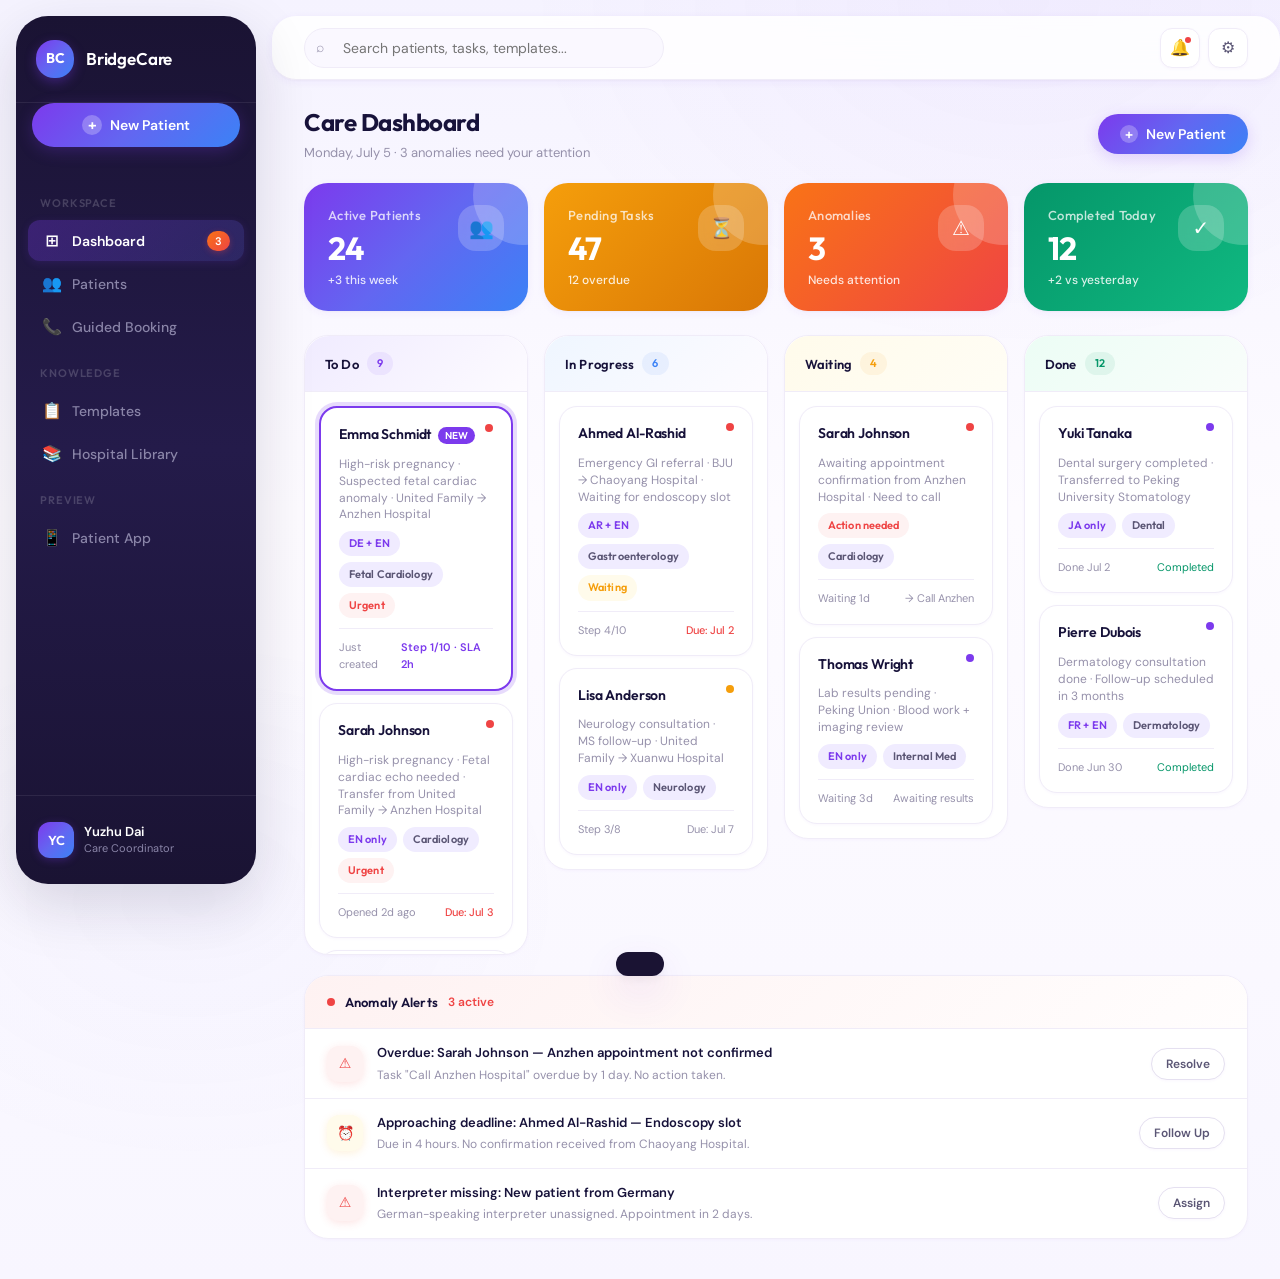
<file: prototypes/original/index.html>
<!DOCTYPE html>
<html lang="en">
<head>
<meta charset="UTF-8">
<meta name="viewport" content="width=device-width, initial-scale=1.0">
<title>BridgeCare — Cross-Hospital Care Navigation</title>
<link rel="preconnect" href="https://fonts.googleapis.com">
<link rel="preconnect" href="https://fonts.gstatic.com" crossorigin>
<link href="https://fonts.googleapis.com/css2?family=Outfit:wght@400;500;600;700&family=DM+Sans:wght@400;500;600&display=swap" rel="stylesheet">
<style>
/* ============================================
   BridgeCare Design System
   ============================================ */

:root {
  /* Surfaces */
  --bg-app:       #F5F3FF;
  --bg-surface:   #FFFFFF;
  --bg-sidebar:   #1A1333;
  --bg-hover:     #F0ECFF;
  --bg-selected:  #EDE9FE;
  --bg-stripe:    #FAF8FF;

  /* Gradients */
  --gradient-accent: linear-gradient(135deg, #7C3AED 0%, #6366F1 50%, #3B82F6 100%);
  --gradient-warm:   linear-gradient(135deg, #F97316 0%, #EF4444 100%);
  --gradient-cool:   linear-gradient(135deg, #06B6D4 0%, #3B82F6 100%);
  --gradient-soft:   linear-gradient(135deg, #A78BFA 0%, #818CF8 100%);

  /* Text */
  --text-primary:    #17123A;
  --text-secondary:  #5B5675;
  --text-tertiary:   #9691AB;
  --text-sidebar:    #8A85A8;
  --text-sidebar-active: #FFFFFF;
  --text-inverse:    #FFFFFF;

  /* Accent */
  --accent:        #7C3AED;
  --accent-light:  #F0EBFF;
  --accent-hover:  #6D28D9;
  --accent-muted:  #F5F3FF;
  --accent-glow:   rgba(124, 58, 237, 0.18);

  /* Semantic */
  --success:       #059669;
  --success-bg:    #ECFDF5;
  --warning:       #F59E0B;
  --warning-bg:    #FFFBEB;
  --danger:        #EF4444;
  --danger-bg:     #FEF2F2;
  --info:          #3B82F6;
  --info-bg:       #EFF6FF;

  /* Borders */
  --border:        #E5E0F0;
  --border-light:  #F0ECF8;

  /* Shadows */
  --shadow-xs: 0 1px 3px rgba(124,58,237,0.04);
  --shadow-sm: 0 2px 8px rgba(124,58,237,0.06), 0 1px 3px rgba(0,0,0,0.03);
  --shadow-md: 0 8px 24px rgba(124,58,237,0.08), 0 2px 6px rgba(0,0,0,0.04);
  --shadow-lg: 0 16px 40px rgba(124,58,237,0.12), 0 4px 12px rgba(0,0,0,0.05);
  --shadow-glow: 0 0 0 4px rgba(124,58,237,0.12);

  /* Radius */
  --radius-sm: 12px;
  --radius-md: 18px;
  --radius-lg: 24px;
  --radius-xl: 32px;
  --radius-full: 9999px;

  /* Typography */
  --font-display: 'Outfit', system-ui, sans-serif;
  --font-body: 'DM Sans', system-ui, sans-serif;

  /* Sizing */
  --sidebar-w: 240px;
  --header-h: 64px;

  /* Transitions */
  --ease-out: cubic-bezier(0.16, 1, 0.3, 1);
  --ease-spring: cubic-bezier(0.34, 1.56, 0.64, 1);
  --duration-fast: 150ms;
  --duration-normal: 250ms;
  --duration-slow: 400ms;
}

/* ============================================
   Reset & Base
   ============================================ */

*, *::before, *::after { box-sizing: border-box; margin: 0; padding: 0; }

html { font-size: 16px; -webkit-font-smoothing: antialiased; -moz-osx-font-smoothing: grayscale; }

body {
  font-family: var(--font-body);
  font-size: 0.9375rem;
  line-height: 1.55;
  color: var(--text-primary);
  background: linear-gradient(180deg, #F5F3FF 0%, #FDFBFF 40%, #F8F6FF 100%);
  display: flex;
  min-height: 100vh;
}

body::before {
  content: '';
  position: fixed;
  top: -40%;
  right: -20%;
  width: 80%;
  height: 80%;
  background: radial-gradient(ellipse, rgba(124,58,237,0.04) 0%, transparent 70%);
  pointer-events: none;
  z-index: 0;
}

body::after {
  content: '';
  position: fixed;
  bottom: -30%;
  left: -15%;
  width: 60%;
  height: 60%;
  background: radial-gradient(ellipse, rgba(99,102,241,0.03) 0%, transparent 70%);
  pointer-events: none;
  z-index: 0;
}

/* ============================================
   Sidebar
   ============================================ */

.sidebar {
  width: var(--sidebar-w);
  min-width: var(--sidebar-w);
  background: linear-gradient(180deg, #1A1333 0%, #241B4A 50%, #1A1333 100%);
  color: var(--text-sidebar);
  display: flex;
  flex-direction: column;
  position: fixed;
  top: 16px; left: 16px; bottom: 16px;
  z-index: 100;
  padding: 0;
  border-radius: var(--radius-xl);
  box-shadow: 0 20px 60px rgba(26,19,51,0.15);
}

.sidebar-brand {
  padding: 24px 20px 24px;
  border-bottom: 1px solid rgba(255,255,255,0.08);
}

.sidebar-brand .logo {
  display: flex; align-items: center; gap: 12px;
}

.sidebar-brand .logo-icon {
  width: 38px; height: 38px;
  background: var(--gradient-accent);
  border-radius: var(--radius-md);
  display: flex; align-items: center; justify-content: center;
  color: white;
  font-family: var(--font-display);
  font-weight: 700;
  font-size: 0.875rem;
  box-shadow: 0 4px 12px rgba(124,58,237,0.35);
}

.sidebar-brand .logo-text {
  font-family: var(--font-display);
  font-weight: 600;
  font-size: 1.0625rem;
  color: var(--text-sidebar-active);
  letter-spacing: -0.01em;
}

.sidebar-nav {
  flex: 1;
  padding: 16px 12px;
  display: flex;
  flex-direction: column;
  gap: 2px;
}

.sidebar-section-label {
  font-size: 0.6875rem;
  font-weight: 600;
  text-transform: uppercase;
  letter-spacing: 0.08em;
  color: rgba(255,255,255,0.18);
  padding: 16px 12px 6px;
  font-family: var(--font-display);
}

.sidebar-nav-item {
  display: flex;
  align-items: center;
  gap: 10px;
  padding: 10px 14px;
  border-radius: var(--radius-sm);
  font-size: 0.875rem;
  font-weight: 500;
  color: var(--text-sidebar);
  cursor: pointer;
  transition: all var(--duration-fast) var(--ease-spring);
  border: none;
  background: none;
  width: 100%;
  text-align: left;
  font-family: var(--font-body);
}

.sidebar-nav-item:hover {
  background: rgba(255,255,255,0.08);
  color: rgba(255,255,255,0.9);
  transform: translateX(2px);
}

.sidebar-nav-item.active {
  background: linear-gradient(135deg, rgba(124,58,237,0.3) 0%, rgba(99,102,241,0.2) 100%);
  color: var(--text-sidebar-active);
  font-weight: 600;
  box-shadow: 0 2px 8px rgba(124,58,237,0.15);
}

.sidebar-nav-item .nav-dot {
  width: 6px; height: 6px;
  border-radius: 50%;
  background: currentColor;
  opacity: 0;
  transition: opacity var(--duration-fast);
}

.sidebar-nav-item.active .nav-dot { opacity: 1; }

.sidebar-nav-item .nav-icon {
  width: 20px; text-align: center;
  font-size: 1rem;
}

.sidebar-nav-item .badge {
  margin-left: auto;
  background: var(--gradient-warm);
  color: white;
  font-size: 0.6875rem;
  font-weight: 600;
  padding: 3px 8px;
  border-radius: var(--radius-full);
  min-width: 18px;
  text-align: center;
  box-shadow: 0 2px 6px rgba(239,68,68,0.3);
}

.sidebar-footer {
  padding: 16px 12px;
  border-top: 1px solid rgba(255,255,255,0.08);
}

.sidebar-user {
  display: flex; align-items: center; gap: 10px;
  padding: 10px 10px;
  border-radius: var(--radius-sm);
  cursor: pointer;
  transition: all var(--duration-fast);
}

.sidebar-user:hover {
  background: rgba(255,255,255,0.08);
}

.sidebar-user .avatar {
  width: 36px; height: 36px;
  border-radius: var(--radius-sm);
  background: var(--gradient-accent);
  display: flex; align-items: center; justify-content: center;
  color: white;
  font-weight: 600;
  font-size: 0.8125rem;
  font-family: var(--font-display);
  box-shadow: 0 2px 8px rgba(124,58,237,0.3);
}

.sidebar-user .user-info {
  line-height: 1.3;
}

.sidebar-user .user-name {
  font-size: 0.8125rem;
  font-weight: 600;
  color: var(--text-sidebar-active);
}

.sidebar-user .user-role {
  font-size: 0.6875rem;
  color: var(--text-sidebar);
}

/* ============================================
   Main Content
   ============================================ */

.main {
  margin-left: calc(var(--sidebar-w) + 32px);
  flex: 1;
  display: flex;
  flex-direction: column;
  min-height: 100vh;
  position: relative;
  z-index: 1;
}

/* Header */
.header {
  height: var(--header-h);
  background: rgba(255,255,255,0.85);
  backdrop-filter: blur(20px);
  -webkit-backdrop-filter: blur(20px);
  border-bottom: 1px solid var(--border-light);
  display: flex;
  align-items: center;
  padding: 0 32px;
  gap: 20px;
  position: sticky;
  top: 16px;
  z-index: 50;
  border-radius: var(--radius-lg);
  margin-top: 16px;
  box-shadow: var(--shadow-sm);
}

.header-search {
  flex: 1;
  max-width: 360px;
  position: relative;
}

.header-search input {
  width: 100%;
  padding: 10px 16px 10px 38px;
  border: 1px solid var(--border-light);
  border-radius: var(--radius-full);
  font-size: 0.875rem;
  font-family: var(--font-body);
  background: var(--bg-stripe);
  color: var(--text-primary);
  transition: all var(--duration-fast);
}

.header-search input:focus {
  outline: none;
  border-color: var(--accent);
  background: var(--bg-surface);
  box-shadow: var(--shadow-glow);
}

.header-search .search-icon {
  position: absolute;
  left: 12px;
  top: 50%;
  transform: translateY(-50%);
  color: var(--text-tertiary);
  font-size: 0.875rem;
}

.header-actions {
  display: flex; align-items: center; gap: 8px;
  margin-left: auto;
}

.header-btn {
  width: 40px; height: 40px;
  border-radius: var(--radius-sm);
  border: 1px solid var(--border-light);
  background: var(--bg-surface);
  display: flex; align-items: center; justify-content: center;
  cursor: pointer;
  color: var(--text-secondary);
  transition: all var(--duration-fast);
  font-size: 1rem;
  box-shadow: var(--shadow-xs);
}

.header-btn:hover {
  background: var(--bg-hover);
  color: var(--accent);
  box-shadow: var(--shadow-sm);
  transform: translateY(-1px);
}

.header-btn.notif { position: relative; }
.header-btn.notif::after {
  content: '';
  position: absolute;
  top: 8px; right: 8px;
  width: 6px; height: 6px;
  border-radius: 50%;
  background: var(--danger);
}

/* Content Area */
.content {
  flex: 1;
  padding: 24px 32px 40px;
  padding-right: 32px;
}

/* ============================================
   View Switching
   ============================================ */

.view { display: none; }
.view.active { display: block; }

/* ============================================
   Dashboard View
   ============================================ */

.stats-row {
  display: grid;
  grid-template-columns: repeat(4, 1fr);
  gap: 16px;
  margin-bottom: 24px;
}

.stat-card {
  border-radius: var(--radius-lg);
  padding: 22px 24px;
  display: flex;
  align-items: flex-start;
  justify-content: space-between;
  transition: all var(--duration-fast) var(--ease-spring);
  border: none;
  position: relative;
  overflow: hidden;
  box-shadow: var(--shadow-sm);
}

.stat-card::after {
  content: '';
  position: absolute;
  top: -30%; right: -20%;
  width: 100px; height: 100px;
  border-radius: 50%;
  background: rgba(255,255,255,0.2);
  pointer-events: none;
}

.stat-card:hover {
  transform: translateY(-3px);
  box-shadow: var(--shadow-md);
}

.stat-card.card-purple { background: var(--gradient-accent); color: white; }
.stat-card.card-amber  { background: linear-gradient(135deg, #F59E0B, #D97706); color: white; }
.stat-card.card-red    { background: var(--gradient-warm); color: white; }
.stat-card.card-green  { background: linear-gradient(135deg, #059669, #10B981); color: white; }

.stat-card.card-purple .stat-label,
.stat-card.card-amber .stat-label,
.stat-card.card-red .stat-label,
.stat-card.card-green .stat-label { color: rgba(255,255,255,0.75); }

.stat-card.card-purple .stat-change,
.stat-card.card-amber .stat-change,
.stat-card.card-red .stat-change,
.stat-card.card-green .stat-change { color: rgba(255,255,255,0.85); }

.stat-card.card-purple .stat-value,
.stat-card.card-amber .stat-value,
.stat-card.card-red .stat-value,
.stat-card.card-green .stat-value { color: white; }

.stat-card .stat-info {}
.stat-card .stat-label {
  font-size: 0.8125rem;
  font-weight: 500;
  margin-bottom: 6px;
  font-family: var(--font-display);
  letter-spacing: 0.02em;
}
.stat-card .stat-value {
  font-family: var(--font-display);
  font-size: 2rem;
  font-weight: 700;
  letter-spacing: -0.03em;
  line-height: 1.1;
}
.stat-card .stat-change {
  font-size: 0.75rem;
  font-weight: 500;
  margin-top: 4px;
}

.stat-card .stat-icon {
  width: 46px; height: 46px;
  border-radius: var(--radius-md);
  display: flex; align-items: center; justify-content: center;
  font-size: 1.25rem;
  background: rgba(255,255,255,0.2);
  color: white;
  backdrop-filter: blur(8px);
  -webkit-backdrop-filter: blur(8px);
}

/* Kanban Board */
.kanban-board {
  display: grid;
  grid-template-columns: repeat(4, 1fr);
  gap: 16px;
  align-items: start;
}

.kanban-col {
  background: var(--bg-surface);
  border: 1px solid var(--border-light);
  border-radius: var(--radius-lg);
  display: flex;
  flex-direction: column;
  max-height: calc(100vh - 280px);
  box-shadow: var(--shadow-xs);
}

.kanban-col-header {
  padding: 16px 20px;
  border-bottom: 1px solid var(--border-light);
  display: flex; align-items: center; justify-content: space-between;
  border-radius: var(--radius-lg) var(--radius-lg) 0 0;
}

.kanban-col:nth-child(1) .kanban-col-header { background: linear-gradient(135deg, #F0EBFF, #FDFBFF); }
.kanban-col:nth-child(2) .kanban-col-header { background: linear-gradient(135deg, #EFF6FF, #FDFBFF); }
.kanban-col:nth-child(3) .kanban-col-header { background: linear-gradient(135deg, #FFFBEB, #FFFDF5); }
.kanban-col:nth-child(4) .kanban-col-header { background: linear-gradient(135deg, #ECFDF5, #F9FDFB); }

.kanban-col-title {
  font-family: var(--font-display);
  font-weight: 600;
  font-size: 0.8125rem;
  letter-spacing: 0.01em;
  color: var(--text-primary);
  display: flex; align-items: center; gap: 8px;
}

.kanban-col-count {
  background: rgba(124,58,237,0.08);
  color: var(--accent);
  font-size: 0.6875rem;
  font-weight: 600;
  padding: 3px 10px;
  border-radius: var(--radius-full);
  font-family: var(--font-display);
}

.kanban-col:nth-child(2) .kanban-col-count { background: rgba(59,130,246,0.08); color: var(--info); }
.kanban-col:nth-child(3) .kanban-col-count { background: rgba(245,158,11,0.08); color: var(--warning); }
.kanban-col:nth-child(4) .kanban-col-count { background: rgba(5,150,105,0.08); color: var(--success); }

.kanban-col-body {
  padding: 14px;
  display: flex;
  flex-direction: column;
  gap: 12px;
  overflow-y: auto;
  flex: 1;
}

/* Patient Card */
.patient-card {
  background: var(--bg-surface);
  border: 1px solid var(--border-light);
  border-radius: var(--radius-md);
  padding: 16px 18px;
  cursor: pointer;
  transition: all var(--duration-fast) var(--ease-spring);
  position: relative;
  box-shadow: var(--shadow-xs);
}

.patient-card:hover {
  box-shadow: var(--shadow-md);
  border-color: var(--accent-light);
  transform: translateY(-2px) scale(1.01);
}

.patient-card .card-header {
  display: flex; align-items: flex-start; justify-content: space-between;
  margin-bottom: 10px;
}

.patient-card .patient-name {
  font-family: var(--font-display);
  font-weight: 600;
  font-size: 0.875rem;
  color: var(--text-primary);
  letter-spacing: -0.01em;
}

.patient-card .patient-priority {
  width: 8px; height: 8px;
  border-radius: 50%;
  flex-shrink: 0;
}

.priority-high { background: var(--danger); }
.priority-medium { background: var(--warning); }
.priority-normal { background: var(--accent); }

.patient-card .card-detail {
  font-size: 0.75rem;
  color: var(--text-tertiary);
  margin-bottom: 8px;
  line-height: 1.4;
}

.patient-card .card-tags {
  display: flex; flex-wrap: wrap; gap: 6px;
  margin-bottom: 10px;
}

.tag {
  font-size: 0.6875rem;
  font-weight: 600;
  padding: 4px 10px;
  border-radius: var(--radius-full);
  font-family: var(--font-display);
  letter-spacing: 0.01em;
}

.tag-lang { background: var(--accent-light); color: var(--accent); }
.tag-dept { background: var(--bg-hover); color: var(--text-secondary); }
.tag-urgent { background: var(--danger-bg); color: var(--danger); }
.tag-progress { background: var(--warning-bg); color: var(--warning); }

.patient-card .card-meta {
  display: flex; align-items: center; justify-content: space-between;
  font-size: 0.6875rem;
  color: var(--text-tertiary);
  padding-top: 10px;
  border-top: 1px solid var(--border-light);
}

.patient-card .card-meta .due-date.overdue { color: var(--danger); font-weight: 500; }

/* Anomaly Alerts Panel */
.anomaly-panel {
  margin-top: 20px;
  background: var(--bg-surface);
  border: 1px solid var(--border-light);
  border-radius: var(--radius-lg);
  overflow: hidden;
  box-shadow: var(--shadow-xs);
}

.anomaly-panel-header {
  padding: 16px 22px;
  display: flex; align-items: center; gap: 10px;
  border-bottom: 1px solid var(--border-light);
  background: linear-gradient(135deg, #FEF2F2, #FFFDFD);
}

.anomaly-panel-header .dot {
  width: 8px; height: 8px;
  border-radius: 50%;
  background: var(--danger);
  animation: pulse 2s infinite;
}

@keyframes pulse {
  0%, 100% { opacity: 1; }
  50% { opacity: 0.4; }
}

.anomaly-panel-title {
  font-family: var(--font-display);
  font-weight: 600;
  font-size: 0.8125rem;
  color: var(--text-primary);
  letter-spacing: 0.01em;
}

.anomaly-panel-count {
  font-size: 0.75rem;
  color: var(--danger);
  font-weight: 600;
}

.anomaly-list {
  display: flex;
  flex-direction: column;
}

.anomaly-item {
  padding: 14px 22px;
  display: flex; align-items: center; gap: 14px;
  border-bottom: 1px solid var(--border-light);
  transition: all var(--duration-fast);
  cursor: pointer;
}

.anomaly-item:last-child { border-bottom: none; }

.anomaly-item:hover { background: var(--bg-hover); }

.anomaly-icon {
  width: 36px; height: 36px;
  border-radius: var(--radius-sm);
  display: flex; align-items: center; justify-content: center;
  font-size: 0.875rem;
  flex-shrink: 0;
}

.anomaly-icon.red { background: var(--danger-bg); color: var(--danger); box-shadow: 0 2px 8px rgba(239,68,68,0.15); }
.anomaly-icon.amber { background: var(--warning-bg); color: var(--warning); box-shadow: 0 2px 8px rgba(245,158,11,0.15); }

.anomaly-info { flex: 1; }
.anomaly-info .anomaly-title {
  font-size: 0.8125rem;
  font-weight: 600;
  color: var(--text-primary);
  margin-bottom: 2px;
}
.anomaly-info .anomaly-detail {
  font-size: 0.75rem;
  color: var(--text-tertiary);
}

.anomaly-action-btn {
  padding: 7px 14px;
  border-radius: var(--radius-full);
  border: 1px solid var(--border);
  background: var(--bg-surface);
  font-size: 0.75rem;
  font-weight: 600;
  cursor: pointer;
  color: var(--text-secondary);
  white-space: nowrap;
  font-family: var(--font-body);
  transition: all var(--duration-fast) var(--ease-spring);
  box-shadow: var(--shadow-xs);
}

.anomaly-action-btn:hover {
  background: var(--gradient-accent);
  color: white;
  border-color: transparent;
  box-shadow: 0 4px 12px rgba(124,58,237,0.3);
  transform: translateY(-1px);
}

/* ============================================
   Patient Detail View
   ============================================ */

.detail-back {
  display: inline-flex; align-items: center; gap: 6px;
  font-size: 0.8125rem;
  font-weight: 500;
  color: var(--text-secondary);
  cursor: pointer;
  margin-bottom: 16px;
  background: none; border: none;
  font-family: var(--font-body);
  padding: 6px 0;
  transition: color var(--duration-fast);
}

.detail-back:hover { color: var(--accent); }

.detail-header {
  background: var(--bg-surface);
  border: 1px solid var(--border-light);
  border-radius: var(--radius-lg);
  padding: 28px 32px;
  display: flex; align-items: flex-start;
  gap: 28px;
  margin-bottom: 20px;
  box-shadow: var(--shadow-sm);
}

.patient-avatar-large {
  width: 64px; height: 64px;
  border-radius: var(--radius-md);
  background: var(--gradient-accent);
  display: flex; align-items: center; justify-content: center;
  color: white;
  font-family: var(--font-display);
  font-weight: 700;
  font-size: 1.375rem;
  flex-shrink: 0;
  box-shadow: 0 6px 20px rgba(124,58,237,0.3);
}

.patient-meta {
  flex: 1;
  display: grid;
  grid-template-columns: repeat(4, 1fr);
  gap: 16px;
}

.patient-meta .meta-name {
  grid-column: 1 / -1;
  font-family: var(--font-display);
  font-size: 1.25rem;
  font-weight: 700;
  color: var(--text-primary);
  letter-spacing: -0.02em;
}

.patient-meta .meta-item {}
.patient-meta .meta-label {
  font-size: 0.6875rem;
  font-weight: 500;
  color: var(--text-tertiary);
  text-transform: uppercase;
  letter-spacing: 0.04em;
  font-family: var(--font-display);
  margin-bottom: 3px;
}
.patient-meta .meta-value {
  font-size: 0.875rem;
  font-weight: 500;
  color: var(--text-primary);
}

.detail-body {
  display: grid;
  grid-template-columns: 2fr 1fr;
  gap: 20px;
}

/* Task Chain */
.task-chain-section {
  background: var(--bg-surface);
  border: 1px solid var(--border-light);
  border-radius: var(--radius-lg);
  padding: 24px 28px;
  box-shadow: var(--shadow-xs);
}

.section-title {
  font-family: var(--font-display);
  font-size: 0.9375rem;
  font-weight: 600;
  color: var(--text-primary);
  letter-spacing: -0.01em;
  margin-bottom: 4px;
}

.section-subtitle {
  font-size: 0.75rem;
  color: var(--text-tertiary);
  margin-bottom: 16px;
}

.task-chain {}
.task-node {
  display: flex; gap: 14px;
  position: relative;
  padding-bottom: 8px;
}

.task-node:last-child { padding-bottom: 0; }

.task-node .node-connector {
  width: 2px;
  background: var(--border);
  position: absolute;
  left: 14px; top: 28px; bottom: 0;
}

.task-node:last-child .node-connector { display: none; }

.task-node .node-dot {
  width: 34px; height: 34px;
  border-radius: var(--radius-sm);
  display: flex; align-items: center; justify-content: center;
  flex-shrink: 0;
  font-size: 0.6875rem;
  font-weight: 700;
  color: white;
  font-family: var(--font-display);
}

.node-dot.done { background: var(--success); box-shadow: 0 2px 8px rgba(5,150,105,0.25); }
.node-dot.active { background: var(--accent); box-shadow: 0 2px 8px rgba(124,58,237,0.25); }
.node-dot.waiting { background: var(--bg-hover); color: var(--text-tertiary); border: 2px solid var(--border); }
.node-dot.blocked { background: var(--danger-bg); color: var(--danger); border: 2px solid var(--danger); }

.task-node .node-content {
  flex: 1;
  padding-top: 2px;
  padding-bottom: 16px;
}

.task-node .node-title {
  font-size: 0.875rem;
  font-weight: 600;
  color: var(--text-primary);
  margin-bottom: 3px;
}

.task-node .node-desc {
  font-size: 0.75rem;
  color: var(--text-tertiary);
  margin-bottom: 6px;
  line-height: 1.4;
}

.task-node .node-desc .owner {
  font-weight: 500;
  color: var(--text-secondary);
}

.task-node .node-status-badge {
  display: inline-block;
  font-size: 0.6875rem;
  font-weight: 600;
  padding: 3px 10px;
  border-radius: var(--radius-full);
  font-family: var(--font-display);
  letter-spacing: 0.01em;
}

.node-status-badge.completed { background: var(--success-bg); color: var(--success); }
.node-status-badge.in-progress { background: var(--accent-light); color: var(--accent); }
.node-status-badge.pending { background: var(--bg-hover); color: var(--text-tertiary); }
.node-status-badge.blocked { background: var(--danger-bg); color: var(--danger); }

/* Activity Timeline */
.timeline-section {
  background: var(--bg-surface);
  border: 1px solid var(--border-light);
  border-radius: var(--radius-lg);
  padding: 24px 28px;
  box-shadow: var(--shadow-xs);
}

.timeline {}
.timeline-item {
  display: flex; gap: 12px;
  position: relative;
}

.timeline-item .tl-line {
  width: 2px;
  background: var(--border-light);
  position: absolute;
  left: 12px; top: 22px; bottom: 0;
}

.timeline-item:last-child .tl-line { display: none; }

.timeline-item .tl-dot {
  width: 26px; height: 26px;
  border-radius: 50%;
  display: flex; align-items: center; justify-content: center;
  flex-shrink: 0;
  font-size: 0.625rem;
}

.tl-dot.action { background: var(--accent-light); color: var(--accent); }
.tl-dot.call { background: var(--warning-bg); color: var(--warning); }
.tl-dot.system { background: var(--bg-hover); color: var(--text-tertiary); }

.timeline-item .tl-content {
  padding-bottom: 16px;
}

.timeline-item .tl-time {
  font-size: 0.6875rem;
  color: var(--text-tertiary);
  font-family: var(--font-display);
  letter-spacing: 0.02em;
  margin-bottom: 2px;
}

.timeline-item .tl-desc {
  font-size: 0.8125rem;
  color: var(--text-primary);
  line-height: 1.4;
}

.timeline-item .tl-by {
  font-size: 0.6875rem;
  color: var(--text-tertiary);
  margin-top: 2px;
}

/* ============================================
   Guided Booking View
   ============================================ */

.booking-layout {
  display: grid;
  grid-template-columns: 1fr 1fr;
  gap: 20px;
}

.booking-panel {
  background: var(--bg-surface);
  border: 1px solid var(--border-light);
  border-radius: var(--radius-lg);
  overflow: hidden;
  box-shadow: var(--shadow-xs);
}

.booking-panel-header {
  padding: 18px 22px;
  border-bottom: 1px solid var(--border-light);
  display: flex; align-items: center; gap: 12px;
}

.booking-panel-header .call-icon {
  width: 42px; height: 42px;
  border-radius: var(--radius-sm);
  background: var(--warning-bg);
  display: flex; align-items: center; justify-content: center;
  color: var(--warning);
  font-size: 1.125rem;
  box-shadow: 0 2px 8px rgba(245,158,11,0.15);
}

.booking-panel-title {
  font-family: var(--font-display);
  font-weight: 600;
  font-size: 0.9375rem;
  color: var(--text-primary);
  letter-spacing: -0.01em;
}

.booking-panel-body { padding: 20px 22px; }

.call-script {
  background: linear-gradient(135deg, #F5F3FF, #FDFBFF);
  border: 1px solid var(--border-light);
  border-radius: var(--radius-md);
  padding: 18px;
  margin-bottom: 18px;
}

.call-script .script-label {
  font-size: 0.6875rem;
  font-weight: 600;
  color: var(--text-tertiary);
  text-transform: uppercase;
  letter-spacing: 0.04em;
  font-family: var(--font-display);
  margin-bottom: 8px;
}

.call-script .script-text {
  font-size: 0.8125rem;
  color: var(--text-primary);
  line-height: 1.6;
}

.call-script .script-text .placeholder {
  color: var(--accent);
  font-weight: 600;
  background: var(--accent-light);
  padding: 1px 5px;
  border-radius: var(--radius-sm);
}

.call-actions {
  display: flex; gap: 8px;
  margin-bottom: 18px;
}

.btn {
  padding: 10px 20px;
  border-radius: var(--radius-sm);
  font-size: 0.8125rem;
  font-weight: 600;
  cursor: pointer;
  transition: all var(--duration-fast) var(--ease-spring);
  border: none;
  font-family: var(--font-body);
  display: inline-flex; align-items: center; gap: 6px;
}

.btn-primary {
  background: var(--gradient-accent);
  color: white;
  box-shadow: 0 4px 14px rgba(124,58,237,0.3);
}
.btn-primary:hover {
  transform: translateY(-1px);
  box-shadow: 0 6px 20px rgba(124,58,237,0.4);
}

.btn-secondary {
  background: var(--bg-surface);
  color: var(--text-primary);
  border: 1px solid var(--border);
  box-shadow: var(--shadow-xs);
}
.btn-secondary:hover {
  background: var(--bg-hover);
  border-color: var(--accent-light);
  transform: translateY(-1px);
}

.btn-ghost {
  background: none;
  color: var(--text-secondary);
  border: 1px solid var(--border-light);
}
.btn-ghost:hover {
  background: var(--bg-hover);
  color: var(--accent);
}

.btn-full { width: 100%; justify-content: center; }

.call-result-form {}
.call-result-form .form-row {
  margin-bottom: 14px;
}

.call-result-form label {
  display: block;
  font-size: 0.75rem;
  font-weight: 600;
  color: var(--text-secondary);
  margin-bottom: 6px;
  font-family: var(--font-display);
  letter-spacing: 0.01em;
}

.call-result-form input,
.call-result-form select {
  width: 100%;
  padding: 10px 14px;
  border: 1px solid var(--border-light);
  border-radius: var(--radius-sm);
  font-family: var(--font-body);
  font-size: 0.875rem;
  color: var(--text-primary);
  background: var(--bg-stripe);
  transition: all var(--duration-fast);
}

.call-result-form input:focus,
.call-result-form select:focus {
  outline: none;
  border-color: var(--accent);
  background: var(--bg-surface);
  box-shadow: var(--shadow-glow);
}

/* Status Panel */
.status-panel {
  background: var(--bg-surface);
  border: 1px solid var(--border-light);
  border-radius: var(--radius-lg);
  overflow: hidden;
  box-shadow: var(--shadow-xs);
}

.status-panel-header {
  padding: 18px 22px;
  border-bottom: 1px solid var(--border-light);
  font-family: var(--font-display);
  font-weight: 600;
  font-size: 0.9375rem;
  color: var(--text-primary);
  letter-spacing: -0.01em;
}

.status-panel-body { padding: 20px 22px; }

.status-item {
  display: flex; align-items: center; gap: 12px;
  padding: 12px 0;
  border-bottom: 1px solid var(--border-light);
}

.status-item:last-child { border-bottom: none; }

.status-item .st-icon {
  width: 44px; height: 44px;
  border-radius: var(--radius-sm);
  display: flex; align-items: center; justify-content: center;
  font-size: 1rem;
  flex-shrink: 0;
}

.st-icon.green { background: var(--success-bg); color: var(--success); }
.st-icon.blue { background: var(--accent-light); color: var(--accent); }
.st-icon.gray { background: var(--bg-hover); color: var(--text-tertiary); }

.status-item .st-info {}
.status-item .st-title {
  font-size: 0.8125rem;
  font-weight: 600;
  color: var(--text-primary);
  margin-bottom: 2px;
}
.status-item .st-subtitle {
  font-size: 0.75rem;
  color: var(--text-tertiary);
}

/* ============================================
   Template Editor View
   ============================================ */

.template-layout {
  display: grid;
  grid-template-columns: 320px 1fr;
  gap: 20px;
  height: calc(100vh - 160px);
}

.template-list-panel {
  background: var(--bg-surface);
  border: 1px solid var(--border-light);
  border-radius: var(--radius-lg);
  display: flex;
  flex-direction: column;
  overflow: hidden;
  box-shadow: var(--shadow-xs);
}

.template-list-header {
  padding: 18px 20px;
  border-bottom: 1px solid var(--border-light);
  display: flex; align-items: center; justify-content: space-between;
}

.template-list-header .tl-title {
  font-family: var(--font-display);
  font-weight: 600;
  font-size: 0.9375rem;
}

.template-list-body {
  flex: 1;
  overflow-y: auto;
  padding: 8px;
}

.template-item {
  padding: 14px 16px;
  border-radius: var(--radius-md);
  cursor: pointer;
  transition: all var(--duration-fast);
  margin-bottom: 4px;
}

.template-item:hover { background: var(--bg-hover); }
.template-item.selected { background: var(--accent-light); border: 1px solid var(--accent); }

.template-item .tm-name {
  font-size: 0.875rem;
  font-weight: 600;
  color: var(--text-primary);
  margin-bottom: 3px;
}

.template-item .tm-dept {
  font-size: 0.6875rem;
  color: var(--text-tertiary);
}

.template-item .tm-meta {
  display: flex; gap: 8px;
  margin-top: 6px;
  font-size: 0.6875rem;
  color: var(--text-tertiary);
}

.template-editor {
  background: var(--bg-surface);
  border: 1px solid var(--border-light);
  border-radius: var(--radius-lg);
  display: flex;
  flex-direction: column;
  overflow: hidden;
  box-shadow: var(--shadow-xs);
}

.editor-header {
  padding: 18px 22px;
  border-bottom: 1px solid var(--border-light);
  display: flex; align-items: center; justify-content: space-between;
}

.editor-title {
  font-family: var(--font-display);
  font-weight: 600;
  font-size: 0.9375rem;
  color: var(--text-primary);
}

.editor-body {
  flex: 1;
  padding: 22px;
  overflow-y: auto;
}

.chain-builder {
  display: flex;
  flex-direction: column;
  gap: 0;
}

.chain-step {
  display: flex; gap: 14px;
  position: relative;
}

.chain-step .step-connector {
  width: 2px;
  background: var(--accent-light);
  position: absolute;
  left: 18px; top: 36px; bottom: 0;
}

.chain-step:last-child .step-connector { display: none; }

.chain-step .step-number {
  width: 42px; height: 42px;
  border-radius: var(--radius-sm);
  background: var(--accent-light);
  color: var(--accent);
  display: flex; align-items: center; justify-content: center;
  font-weight: 700;
  font-family: var(--font-display);
  font-size: 0.875rem;
  flex-shrink: 0;
  border: 2px solid var(--accent);
  z-index: 1;
  box-shadow: 0 2px 8px rgba(124,58,237,0.15);
}

.chain-step .step-card {
  flex: 1;
  background: linear-gradient(135deg, #FAF8FF, #FDFBFF);
  border: 1px solid var(--border-light);
  border-radius: var(--radius-md);
  padding: 16px 20px;
  margin-bottom: 8px;
}

.chain-step .step-title {
  font-size: 0.875rem;
  font-weight: 600;
  color: var(--text-primary);
  margin-bottom: 4px;
}

.chain-step .step-meta {
  display: flex; gap: 12px;
  font-size: 0.75rem;
  color: var(--text-tertiary);
}

.chain-step .step-meta span {
  display: inline-flex; align-items: center; gap: 4px;
}

.chain-add {
  display: flex; align-items: center; justify-content: center;
  padding: 12px;
  border: 2px dashed var(--border);
  border-radius: var(--radius-md);
  color: var(--text-tertiary);
  font-size: 0.8125rem;
  cursor: pointer;
  margin-top: 8px;
  transition: all var(--duration-fast);
}

.chain-add:hover {
  border-color: var(--accent);
  color: var(--accent);
  background: var(--accent-light);
  transform: scale(1.02);
}

/* ============================================
   Patient App View (Mobile)
   ============================================ */

.app-view-wrapper {
  display: flex; justify-content: center;
  padding-top: 16px;
}

.app-phone {
  width: 375px;
  height: 720px;
  background: var(--bg-surface);
  border: 1px solid var(--border-light);
  border-radius: var(--radius-xl);
  overflow: hidden;
  box-shadow: var(--shadow-lg), 0 0 0 1px rgba(0,0,0,0.02);
  display: flex;
  flex-direction: column;
}

.app-status-bar {
  height: 40px;
  background: var(--bg-surface);
  display: flex; align-items: center; justify-content: space-between;
  padding: 0 24px;
  font-size: 0.6875rem;
  font-weight: 600;
  color: var(--text-primary);
  font-family: var(--font-display);
}

.app-nav {
  padding: 12px 20px;
  display: flex; align-items: center; justify-content: space-between;
}

.app-nav .app-greeting {
  font-family: var(--font-display);
  font-weight: 600;
  font-size: 1.0625rem;
  color: var(--text-primary);
}

.app-nav .app-avatar {
  width: 34px; height: 34px;
  border-radius: 50%;
  background: linear-gradient(135deg, #5B8CBF, #4A6FA5);
  color: white;
  display: flex; align-items: center; justify-content: center;
  font-weight: 700;
  font-size: 0.8125rem;
  font-family: var(--font-display);
}

/* Today Card */
.app-body {
  flex: 1;
  overflow-y: auto;
  padding: 0 16px 16px;
}

.today-card {
  background: var(--gradient-accent);
  border-radius: var(--radius-lg);
  padding: 22px;
  color: white;
  margin-bottom: 16px;
  box-shadow: 0 8px 24px rgba(124,58,237,0.25);
}

.today-card .today-label {
  font-size: 0.6875rem;
  font-weight: 500;
  text-transform: uppercase;
  letter-spacing: 0.06em;
  opacity: 0.7;
  font-family: var(--font-display);
  margin-bottom: 8px;
}

.today-card .today-title {
  font-family: var(--font-display);
  font-weight: 700;
  font-size: 1.375rem;
  margin-bottom: 4px;
  letter-spacing: -0.02em;
}

.today-card .today-subtitle {
  font-size: 0.8125rem;
  opacity: 0.85;
  margin-bottom: 14px;
}

.today-card .today-action {
  background: rgba(255,255,255,0.18);
  border: 1px solid rgba(255,255,255,0.25);
  color: white;
  padding: 10px 20px;
  border-radius: var(--radius-full);
  font-size: 0.8125rem;
  font-weight: 600;
  cursor: pointer;
  font-family: var(--font-body);
  transition: all var(--duration-fast);
  backdrop-filter: blur(8px);
}

.today-card .today-action:hover {
  background: rgba(255,255,255,0.3);
  transform: translateY(-1px);
}

/* Upcoming */
.app-section-label {
  font-family: var(--font-display);
  font-size: 0.75rem;
  font-weight: 600;
  color: var(--text-tertiary);
  text-transform: uppercase;
  letter-spacing: 0.04em;
  margin-bottom: 10px;
}

.upcoming-item {
  background: linear-gradient(135deg, #FAF8FF, #FDFBFF);
  border: 1px solid var(--border-light);
  border-radius: var(--radius-md);
  padding: 16px 18px;
  margin-bottom: 8px;
  display: flex; align-items: center; gap: 14px;
}

.upcoming-item .up-icon {
  width: 44px; height: 44px;
  border-radius: var(--radius-sm);
  display: flex; align-items: center; justify-content: center;
  font-size: 1rem;
  flex-shrink: 0;
}

.up-icon.blue { background: var(--accent-light); color: var(--accent); }
.up-icon.green { background: var(--success-bg); color: var(--success); }

.upcoming-item .up-info { flex: 1; }
.upcoming-item .up-title {
  font-size: 0.8125rem;
  font-weight: 600;
  color: var(--text-primary);
}
.upcoming-item .up-detail {
  font-size: 0.75rem;
  color: var(--text-tertiary);
  margin-top: 2px;
}

.upcoming-item .up-arrow {
  color: var(--text-tertiary);
  font-size: 0.875rem;
}

/* Bottom Tabs */
.app-tabs {
  display: flex;
  border-top: 1px solid var(--border-light);
  padding: 6px 0 0;
  background: var(--bg-surface);
}

.app-tab {
  flex: 1;
  display: flex; flex-direction: column; align-items: center; gap: 2px;
  padding: 8px 0;
  cursor: pointer;
  color: var(--text-tertiary);
  font-size: 0.625rem;
  font-weight: 500;
  font-family: var(--font-display);
  letter-spacing: 0.02em;
  border: none;
  background: none;
  transition: color var(--duration-fast);
}

.app-tab.active { color: var(--accent); }

.app-tab .tab-icon { font-size: 1.125rem; }

/* ============================================
   Scrollbar
   ============================================ */

::-webkit-scrollbar { width: 5px; }
::-webkit-scrollbar-track { background: transparent; }
::-webkit-scrollbar-thumb { background: var(--border); border-radius: 10px; }
::-webkit-scrollbar-thumb:hover { background: var(--text-tertiary); }

/* ============================================
   Responsive hint
   ============================================ */

@media (max-width: 1200px) {
  .kanban-board { grid-template-columns: repeat(2, 1fr); }
  .booking-layout { grid-template-columns: 1fr; }
  .template-layout { grid-template-columns: 1fr; }
}

/* ============================================
   New Patient CTA Button (Sidebar)
   ============================================ */

.sidebar-cta {
  padding: 0 16px 16px;
}

.new-patient-btn {
  width: 100%;
  padding: 12px 18px;
  border-radius: var(--radius-full);
  background: var(--gradient-accent);
  color: white;
  font-family: var(--font-body);
  font-size: 0.875rem;
  font-weight: 600;
  border: none;
  cursor: pointer;
  display: flex;
  align-items: center;
  justify-content: center;
  gap: 8px;
  transition: all var(--duration-fast) var(--ease-out);
  box-shadow: 0 4px 16px rgba(124,58,237,0.25);
  position: relative;
  overflow: hidden;
}

.new-patient-btn:hover {
  transform: translateY(-2px);
  box-shadow: 0 8px 24px rgba(124,58,237,0.35);
}

.new-patient-btn:active {
  transform: translateY(0);
}

.new-patient-btn .plus-icon {
  width: 20px; height: 20px;
  border-radius: 50%;
  background: rgba(255,255,255,0.25);
  display: flex; align-items: center; justify-content: center;
  font-size: 0.9375rem;
  font-weight: 700;
  line-height: 1;
}

/* Dashboard page header */
.page-header {
  display: flex;
  align-items: center;
  justify-content: space-between;
  margin-bottom: 20px;
}

.page-header .page-title {
  font-family: var(--font-display);
  font-size: 1.5rem;
  font-weight: 700;
  color: var(--text-primary);
  letter-spacing: -0.02em;
}

.page-header .page-subtitle {
  font-size: 0.8125rem;
  color: var(--text-tertiary);
  margin-top: 2px;
}

.btn-new-patient-header {
  padding: 11px 22px;
  border-radius: var(--radius-full);
  background: var(--gradient-accent);
  color: white;
  font-family: var(--font-body);
  font-size: 0.875rem;
  font-weight: 600;
  border: none;
  cursor: pointer;
  display: inline-flex;
  align-items: center;
  gap: 8px;
  transition: all var(--duration-fast) var(--ease-out);
  box-shadow: 0 4px 16px rgba(124,58,237,0.20);
}

.btn-new-patient-header:hover {
  transform: translateY(-2px);
  box-shadow: 0 8px 24px rgba(124,58,237,0.30);
}

.btn-new-patient-header .plus-icon {
  width: 18px; height: 18px;
  border-radius: 50%;
  background: rgba(255,255,255,0.25);
  display: flex; align-items: center; justify-content: center;
  font-size: 0.875rem;
  font-weight: 700;
  line-height: 1;
}

/* ============================================
   New Patient Wizard
   ============================================ */

.wizard-container {
  max-width: 880px;
  margin: 0 auto;
}

/* Step Indicator */
.wizard-steps {
  display: flex;
  align-items: center;
  justify-content: center;
  gap: 0;
  margin-bottom: 36px;
  padding: 0 20px;
}

.wizard-step-indicator {
  display: flex;
  align-items: center;
  gap: 10px;
  cursor: pointer;
  transition: opacity var(--duration-fast);
}

.wizard-step-indicator .step-circle {
  width: 38px; height: 38px;
  border-radius: 50%;
  display: flex;
  align-items: center;
  justify-content: center;
  font-family: var(--font-display);
  font-weight: 700;
  font-size: 0.9375rem;
  transition: all var(--duration-normal) var(--ease-out);
  flex-shrink: 0;
  border: 2px solid var(--border);
  background: var(--bg-surface);
  color: var(--text-tertiary);
}

.wizard-step-indicator .step-label {
  font-size: 0.8125rem;
  font-weight: 600;
  color: var(--text-tertiary);
  font-family: var(--font-display);
  white-space: nowrap;
  transition: color var(--duration-fast);
}

.wizard-step-indicator.active .step-circle {
  background: var(--gradient-accent);
  color: white;
  border-color: transparent;
  box-shadow: 0 4px 14px rgba(124,58,237,0.30);
  transform: scale(1.05);
}

.wizard-step-indicator.active .step-label {
  color: var(--text-primary);
}

.wizard-step-indicator.done .step-circle {
  background: var(--success);
  color: white;
  border-color: transparent;
}

.wizard-step-indicator.done .step-label {
  color: var(--text-secondary);
}

.wizard-step-connector {
  flex: 1;
  height: 3px;
  background: var(--border);
  border-radius: 2px;
  margin: 0 12px;
  transition: background var(--duration-normal);
  max-width: 60px;
}

.wizard-step-connector.done {
  background: var(--success);
}

/* Wizard Card */
.wizard-card {
  background: var(--bg-surface);
  border-radius: var(--radius-lg);
  box-shadow: var(--shadow-md);
  overflow: hidden;
}

.wizard-card-header {
  padding: 28px 32px 20px;
  border-bottom: 1px solid var(--border-light);
}

.wizard-card-header .step-tag {
  display: inline-flex;
  align-items: center;
  gap: 6px;
  padding: 4px 12px;
  border-radius: var(--radius-full);
  background: var(--accent-light);
  color: var(--accent);
  font-size: 0.6875rem;
  font-weight: 600;
  font-family: var(--font-display);
  letter-spacing: 0.02em;
  text-transform: uppercase;
  margin-bottom: 10px;
}

.wizard-card-header .step-title {
  font-family: var(--font-display);
  font-size: 1.375rem;
  font-weight: 700;
  color: var(--text-primary);
  letter-spacing: -0.02em;
  margin-bottom: 4px;
}

.wizard-card-header .step-desc {
  font-size: 0.8125rem;
  color: var(--text-tertiary);
  line-height: 1.5;
}

.wizard-card-body {
  padding: 28px 32px;
}

.wizard-card-footer {
  padding: 20px 32px;
  border-top: 1px solid var(--border-light);
  display: flex;
  align-items: center;
  justify-content: space-between;
  background: var(--bg-stripe);
}

/* Form Elements */
.form-grid {
  display: grid;
  grid-template-columns: 1fr 1fr;
  gap: 18px;
}

.form-grid.full {
  grid-template-columns: 1fr;
}

.form-group {
  display: flex;
  flex-direction: column;
  gap: 6px;
}

.form-group.span-2 {
  grid-column: span 2;
}

.form-label {
  font-size: 0.75rem;
  font-weight: 600;
  color: var(--text-secondary);
  font-family: var(--font-display);
  letter-spacing: 0.01em;
}

.form-label .required {
  color: var(--danger);
  margin-left: 2px;
}

.form-input,
.form-select,
.form-textarea {
  padding: 11px 14px;
  border: 1.5px solid var(--border);
  border-radius: var(--radius-sm);
  font-family: var(--font-body);
  font-size: 0.875rem;
  color: var(--text-primary);
  background: var(--bg-surface);
  transition: all var(--duration-fast);
  outline: none;
}

.form-input::placeholder,
.form-textarea::placeholder {
  color: var(--text-tertiary);
}

.form-input:focus,
.form-select:focus,
.form-textarea:focus {
  border-color: var(--accent);
  box-shadow: 0 0 0 4px var(--accent-glow);
}

.form-textarea {
  resize: vertical;
  min-height: 80px;
  line-height: 1.5;
}

.form-select {
  appearance: none;
  background-image: url("data:image/svg+xml,%3Csvg width='12' height='8' viewBox='0 0 12 8' fill='none' xmlns='http://www.w3.org/2000/svg'%3E%3Cpath d='M1 1.5L6 6.5L11 1.5' stroke='%239691AB' stroke-width='1.5' stroke-linecap='round' stroke-linejoin='round'/%3E%3C/svg%3E");
  background-repeat: no-repeat;
  background-position: right 14px center;
  padding-right: 36px;
}

.form-hint {
  font-size: 0.6875rem;
  color: var(--text-tertiary);
}

/* Language chips */
.lang-chips {
  display: flex;
  flex-wrap: wrap;
  gap: 8px;
}

.lang-chip {
  padding: 7px 14px;
  border-radius: var(--radius-full);
  border: 1.5px solid var(--border);
  background: var(--bg-surface);
  font-size: 0.8125rem;
  font-weight: 500;
  color: var(--text-secondary);
  cursor: pointer;
  transition: all var(--duration-fast);
  font-family: var(--font-body);
  display: flex;
  align-items: center;
  gap: 6px;
}

.lang-chip:hover {
  border-color: var(--accent);
  color: var(--accent);
}

.lang-chip.selected {
  background: var(--accent);
  color: white;
  border-color: var(--accent);
}

.lang-chip .check-icon {
  display: none;
  font-size: 0.75rem;
}

.lang-chip.selected .check-icon {
  display: inline;
}

/* Template selection cards */
.template-select-grid {
  display: grid;
  grid-template-columns: 1fr 1fr;
  gap: 14px;
}

.template-select-card {
  border: 2px solid var(--border);
  border-radius: var(--radius-md);
  padding: 18px 20px;
  cursor: pointer;
  transition: all var(--duration-fast) var(--ease-out);
  background: var(--bg-surface);
  position: relative;
}

.template-select-card:hover {
  border-color: var(--accent);
  transform: translateY(-2px);
  box-shadow: var(--shadow-sm);
}

.template-select-card.selected {
  border-color: var(--accent);
  background: var(--accent-muted);
  box-shadow: 0 0 0 4px var(--accent-glow);
}

.template-select-card.selected::after {
  content: '✓';
  position: absolute;
  top: 14px;
  right: 14px;
  width: 24px; height: 24px;
  border-radius: 50%;
  background: var(--accent);
  color: white;
  display: flex;
  align-items: center;
  justify-content: center;
  font-size: 0.75rem;
  font-weight: 700;
}

.template-select-card .tpl-icon {
  width: 44px; height: 44px;
  border-radius: var(--radius-sm);
  display: flex;
  align-items: center;
  justify-content: center;
  font-size: 1.25rem;
  margin-bottom: 12px;
}

.template-select-card .tpl-name {
  font-family: var(--font-display);
  font-size: 0.9375rem;
  font-weight: 600;
  color: var(--text-primary);
  margin-bottom: 4px;
}

.template-select-card .tpl-desc {
  font-size: 0.75rem;
  color: var(--text-tertiary);
  line-height: 1.45;
  margin-bottom: 10px;
}

.template-select-card .tpl-meta {
  display: flex;
  align-items: center;
  gap: 12px;
  font-size: 0.6875rem;
  color: var(--text-tertiary);
  font-family: var(--font-display);
  font-weight: 500;
}

.template-select-card .tpl-meta span {
  display: flex;
  align-items: center;
  gap: 4px;
}

/* Task chain preview (step 4) */
.chain-preview {
  background: var(--bg-stripe);
  border-radius: var(--radius-md);
  padding: 20px 24px;
}

.chain-preview-header {
  display: flex;
  align-items: center;
  justify-content: space-between;
  margin-bottom: 16px;
}

.chain-preview-header .chain-name {
  font-family: var(--font-display);
  font-weight: 600;
  font-size: 0.9375rem;
  color: var(--text-primary);
}

.chain-preview-header .chain-badge {
  font-size: 0.6875rem;
  font-weight: 600;
  padding: 3px 10px;
  border-radius: var(--radius-full);
  background: var(--accent-light);
  color: var(--accent);
  font-family: var(--font-display);
}

.chain-preview-list {
  display: flex;
  flex-direction: column;
  gap: 0;
}

.chain-preview-step {
  display: flex;
  gap: 14px;
  padding-bottom: 16px;
  position: relative;
}

.chain-preview-step:not(:last-child)::after {
  content: '';
  position: absolute;
  left: 17px;
  top: 36px;
  bottom: 0;
  width: 2px;
  background: var(--border);
}

.chain-preview-step .cp-dot {
  width: 36px; height: 36px;
  border-radius: 50%;
  background: var(--bg-surface);
  border: 2px solid var(--border);
  display: flex;
  align-items: center;
  justify-content: center;
  font-family: var(--font-display);
  font-weight: 700;
  font-size: 0.8125rem;
  color: var(--text-tertiary);
  flex-shrink: 0;
  z-index: 1;
}

.chain-preview-step .cp-dot.customizable {
  border-color: var(--accent);
  color: var(--accent);
  background: var(--accent-light);
}

.chain-preview-step .cp-content {
  flex: 1;
  padding-top: 4px;
}

.chain-preview-step .cp-title {
  font-size: 0.875rem;
  font-weight: 600;
  color: var(--text-primary);
  display: flex;
  align-items: center;
  gap: 8px;
}

.chain-preview-step .cp-title .cp-edit-tag {
  font-size: 0.625rem;
  font-weight: 600;
  padding: 2px 7px;
  border-radius: var(--radius-full);
  background: var(--warning-bg);
  color: var(--warning);
  font-family: var(--font-display);
}

.chain-preview-step .cp-detail {
  font-size: 0.75rem;
  color: var(--text-tertiary);
  margin-top: 2px;
}

.chain-preview-step .cp-toggle {
  display: flex;
  align-items: center;
  gap: 6px;
  margin-top: 6px;
}

.chain-preview-step .cp-toggle label {
  font-size: 0.6875rem;
  color: var(--text-tertiary);
  font-family: var(--font-display);
  font-weight: 500;
}

/* Toggle switch */
.toggle-switch {
  position: relative;
  width: 32px; height: 18px;
  display: inline-block;
}

.toggle-switch input { display: none; }

.toggle-switch .toggle-slider {
  position: absolute;
  inset: 0;
  background: var(--border);
  border-radius: var(--radius-full);
  cursor: pointer;
  transition: background var(--duration-fast);
}

.toggle-switch .toggle-slider::after {
  content: '';
  position: absolute;
  width: 14px; height: 14px;
  border-radius: 50%;
  background: white;
  top: 2px; left: 2px;
  transition: transform var(--duration-fast) var(--ease-out);
  box-shadow: 0 1px 3px rgba(0,0,0,0.15);
}

.toggle-switch input:checked + .toggle-slider {
  background: var(--accent);
}

.toggle-switch input:checked + .toggle-slider::after {
  transform: translateX(14px);
}

/* Review summary (step 5) */
.review-section {
  margin-bottom: 20px;
}

.review-section-title {
  font-family: var(--font-display);
  font-size: 0.8125rem;
  font-weight: 600;
  color: var(--text-tertiary);
  text-transform: uppercase;
  letter-spacing: 0.04em;
  margin-bottom: 10px;
}

.review-grid {
  display: grid;
  grid-template-columns: 1fr 1fr;
  gap: 0;
  background: var(--bg-stripe);
  border-radius: var(--radius-md);
  overflow: hidden;
}

.review-item {
  padding: 14px 20px;
  border-bottom: 1px solid var(--border-light);
}

.review-item:nth-child(odd) {
  border-right: 1px solid var(--border-light);
}

.review-item .review-label {
  font-size: 0.6875rem;
  font-weight: 600;
  color: var(--text-tertiary);
  font-family: var(--font-display);
  text-transform: uppercase;
  letter-spacing: 0.02em;
  margin-bottom: 3px;
}

.review-item .review-value {
  font-size: 0.875rem;
  font-weight: 500;
  color: var(--text-primary);
}

/* Success state */
.wizard-success {
  text-align: center;
  padding: 48px 32px;
}

.wizard-success .success-icon {
  width: 72px; height: 72px;
  border-radius: 50%;
  background: var(--success);
  color: white;
  display: inline-flex;
  align-items: center;
  justify-content: center;
  font-size: 2rem;
  margin-bottom: 20px;
  animation: successPop 0.5s var(--ease-out);
}

@keyframes successPop {
  0% { transform: scale(0); opacity: 0; }
  60% { transform: scale(1.15); }
  100% { transform: scale(1); opacity: 1; }
}

.wizard-success .success-title {
  font-family: var(--font-display);
  font-size: 1.5rem;
  font-weight: 700;
  color: var(--text-primary);
  margin-bottom: 8px;
}

.wizard-success .success-desc {
  font-size: 0.875rem;
  color: var(--text-tertiary);
  margin-bottom: 24px;
  line-height: 1.5;
}

.wizard-success .success-actions {
  display: flex;
  gap: 12px;
  justify-content: center;
}

/* Wizard nav buttons */
.wizard-btn {
  padding: 11px 24px;
  border-radius: var(--radius-full);
  font-family: var(--font-body);
  font-size: 0.875rem;
  font-weight: 600;
  cursor: pointer;
  transition: all var(--duration-fast) var(--ease-out);
  border: none;
  display: inline-flex;
  align-items: center;
  gap: 6px;
}

.wizard-btn-primary {
  background: var(--gradient-accent);
  color: white;
  box-shadow: 0 4px 14px rgba(124,58,237,0.25);
}

.wizard-btn-primary:hover {
  transform: translateY(-1px);
  box-shadow: 0 6px 20px rgba(124,58,237,0.35);
}

.wizard-btn-secondary {
  background: var(--bg-surface);
  color: var(--text-secondary);
  border: 1.5px solid var(--border);
}

.wizard-btn-secondary:hover {
  border-color: var(--accent);
  color: var(--accent);
}

.wizard-btn-success {
  background: var(--success);
  color: white;
  box-shadow: 0 4px 14px rgba(5,150,105,0.25);
}

.wizard-btn-success:hover {
  transform: translateY(-1px);
  box-shadow: 0 6px 20px rgba(5,150,105,0.35);
}

.wizard-step-content {
  display: none;
}

.wizard-step-content.active {
  display: block;
  animation: fadeSlide 0.3s var(--ease-out);
}

@keyframes fadeSlide {
  from { opacity: 0; transform: translateX(16px); }
  to { opacity: 1; transform: translateX(0); }
}

/* ============================================
   Modal Overlay System
   ============================================ */
.modal-overlay {
  position: fixed;
  inset: 0;
  background: rgba(23, 18, 58, 0.4);
  backdrop-filter: blur(4px);
  z-index: 1000;
  display: flex;
  align-items: center;
  justify-content: center;
  opacity: 0;
  pointer-events: none;
  transition: opacity var(--duration-normal) var(--ease-out);
}
.modal-overlay.active {
  opacity: 1;
  pointer-events: auto;
}
.modal-card {
  background: var(--bg-surface);
  border-radius: var(--radius-lg);
  width: 480px;
  max-width: 90vw;
  max-height: 80vh;
  overflow-y: auto;
  box-shadow: var(--shadow-lg);
  transform: scale(0.95) translateY(8px);
  transition: transform var(--duration-normal) var(--ease-spring);
}
.modal-overlay.active .modal-card {
  transform: scale(1) translateY(0);
}
.modal-header {
  padding: 20px 24px 16px;
  border-bottom: 1px solid var(--border-light);
  display: flex;
  align-items: center;
  gap: 12px;
}
.modal-icon {
  width: 40px; height: 40px;
  border-radius: var(--radius-sm);
  display: flex; align-items: center; justify-content: center;
  font-size: 1.125rem;
  flex-shrink: 0;
}
.modal-icon.amber { background: var(--warning-bg); color: var(--warning); }
.modal-icon.blue { background: var(--info-bg); color: var(--info); }
.modal-icon.purple { background: var(--accent-light); color: var(--accent); }
.modal-title { font-family: var(--font-display); font-size: 1.0625rem; font-weight: 600; color: var(--text-primary); }
.modal-subtitle { font-size: 0.8125rem; color: var(--text-tertiary); margin-top: 2px; }
.modal-body { padding: 20px 24px; }
.modal-footer { padding: 16px 24px 20px; display: flex; gap: 10px; justify-content: flex-end; }

/* Follow Up panel content */
.followup-record {
  background: var(--bg-stripe);
  border-radius: var(--radius-sm);
  padding: 14px 16px;
  margin-bottom: 16px;
}
.followup-record .fr-label { font-size: 0.75rem; color: var(--text-tertiary); font-weight: 500; margin-bottom: 4px; }
.followup-record .fr-value { font-size: 0.875rem; color: var(--text-primary); }
.followup-actions { display: flex; flex-direction: column; gap: 10px; }
.followup-action {
  display: flex; align-items: center; gap: 12px;
  padding: 14px 16px;
  border: 1px solid var(--border-light);
  border-radius: var(--radius-sm);
  cursor: pointer;
  transition: all var(--duration-fast);
  background: var(--bg-surface);
}
.followup-action:hover { border-color: var(--accent); background: var(--accent-muted); }
.followup-action .fa-icon { width: 36px; height: 36px; border-radius: var(--radius-sm); display: flex; align-items: center; justify-content: center; font-size: 1rem; flex-shrink: 0; }
.followup-action .fa-text { flex: 1; }
.followup-action .fa-title { font-size: 0.875rem; font-weight: 600; color: var(--text-primary); }
.followup-action .fa-desc { font-size: 0.75rem; color: var(--text-tertiary); }

/* Assign interpreter list */
.assign-list { display: flex; flex-direction: column; gap: 8px; }
.assign-item {
  display: flex; align-items: center; gap: 12px;
  padding: 12px 16px;
  border: 1px solid var(--border-light);
  border-radius: var(--radius-sm);
  cursor: pointer;
  transition: all var(--duration-fast);
}
.assign-item:hover { border-color: var(--accent); background: var(--accent-muted); }
.assign-item .ai-avatar {
  width: 36px; height: 36px;
  border-radius: 50%;
  background: var(--gradient-soft);
  display: flex; align-items: center; justify-content: center;
  color: white; font-weight: 600; font-size: 0.8125rem; font-family: var(--font-display);
  flex-shrink: 0;
}
.assign-item .ai-info { flex: 1; }
.assign-item .ai-name { font-size: 0.875rem; font-weight: 600; color: var(--text-primary); }
.assign-item .ai-meta { font-size: 0.75rem; color: var(--text-tertiary); }
.assign-item .ai-status { font-size: 0.6875rem; font-weight: 600; padding: 3px 8px; border-radius: var(--radius-full); }
.assign-item .ai-status.available { background: var(--success-bg); color: var(--success); }
.assign-item .ai-status.busy { background: var(--warning-bg); color: var(--warning); }

/* Task Action Panel */
.task-action-panel .ta-header {
  display: flex; align-items: center; gap: 12px; margin-bottom: 16px;
}
.task-action-panel .ta-dot {
  width: 36px; height: 36px; border-radius: 50%;
  display: flex; align-items: center; justify-content: center;
  font-weight: 700; color: white; font-family: var(--font-display); font-size: 0.875rem;
  flex-shrink: 0;
}
.task-action-panel .ta-dot.active { background: var(--accent); }
.task-action-panel .ta-title { font-size: 1rem; font-weight: 600; color: var(--text-primary); }
.task-action-panel .ta-owner { font-size: 0.75rem; color: var(--text-tertiary); }
.task-action-panel .ta-desc {
  font-size: 0.875rem; color: var(--text-secondary); line-height: 1.5;
  padding: 14px 16px; background: var(--bg-stripe); border-radius: var(--radius-sm); margin-bottom: 16px;
}
.task-action-panel .ta-actions { display: flex; flex-direction: column; gap: 8px; }
.ta-btn {
  display: flex; align-items: center; gap: 10px;
  padding: 12px 16px;
  border: 1px solid var(--border-light);
  border-radius: var(--radius-sm);
  cursor: pointer;
  transition: all var(--duration-fast);
  background: var(--bg-surface);
  font-family: var(--font-body);
  font-size: 0.875rem;
  font-weight: 500;
  color: var(--text-primary);
  text-align: left;
  width: 100%;
}
.ta-btn:hover { border-color: var(--accent); background: var(--accent-muted); }
.ta-btn.primary { background: var(--gradient-accent); color: white; border: none; justify-content: center; }
.ta-btn.primary:hover { opacity: 0.9; }

/* Call Simulation States */
.call-actions .btn-call-start { transition: all var(--duration-normal); }
.call-actions .btn-call-start.calling {
  background: var(--warning);
  color: white;
  pointer-events: none;
}
.call-actions .btn-call-start.connected {
  background: var(--success);
  color: white;
}
.call-timer {
  font-size: 0.75rem;
  color: var(--text-tertiary);
  margin-top: 6px;
  text-align: center;
}

/* Booking Success Overlay */
.booking-success-overlay {
  position: fixed;
  inset: 0;
  background: rgba(23, 18, 58, 0.5);
  backdrop-filter: blur(6px);
  z-index: 1000;
  display: flex;
  align-items: center;
  justify-content: center;
  opacity: 0;
  pointer-events: none;
  transition: opacity var(--duration-normal) var(--ease-out);
}
.booking-success-overlay.active {
  opacity: 1;
  pointer-events: auto;
}
.booking-success-card {
  background: var(--bg-surface);
  border-radius: var(--radius-xl);
  width: 520px;
  max-width: 90vw;
  padding: 36px 40px;
  text-align: center;
  box-shadow: var(--shadow-lg);
  transform: scale(0.9) translateY(12px);
  transition: transform var(--duration-normal) var(--ease-spring);
}
.booking-success-overlay.active .booking-success-card {
  transform: scale(1) translateY(0);
}
.bs-icon {
  width: 72px; height: 72px;
  margin: 0 auto 20px;
  border-radius: 50%;
  background: var(--success-bg);
  display: flex; align-items: center; justify-content: center;
  font-size: 2rem;
  color: var(--success);
  animation: pop 0.4s var(--ease-spring);
}
@keyframes pop {
  from { transform: scale(0); }
  to { transform: scale(1); }
}
.bs-title { font-family: var(--font-display); font-size: 1.5rem; font-weight: 700; color: var(--text-primary); margin-bottom: 8px; }
.bs-desc { font-size: 0.875rem; color: var(--text-secondary); margin-bottom: 24px; line-height: 1.5; }
.bs-checklist { display: flex; flex-direction: column; gap: 10px; margin-bottom: 28px; text-align: left; }
.bs-check-item {
  display: flex; align-items: center; gap: 12px;
  padding: 12px 16px;
  background: var(--bg-stripe);
  border-radius: var(--radius-sm);
}
.bs-check-icon {
  width: 28px; height: 28px;
  border-radius: 50%;
  background: var(--success);
  display: flex; align-items: center; justify-content: center;
  color: white; font-size: 0.75rem; font-weight: 700;
  flex-shrink: 0;
}
.bs-check-text { font-size: 0.8125rem; color: var(--text-primary); }
.bs-check-text strong { font-weight: 600; }
.bs-actions { display: flex; gap: 10px; justify-content: center; }

/* Back button for booking view */
.booking-back-bar {
  display: flex; align-items: center; gap: 12px;
  margin-bottom: 16px;
}
.booking-back-btn {
  display: inline-flex; align-items: center; gap: 6px;
  padding: 8px 14px;
  border-radius: var(--radius-full);
  border: 1px solid var(--border-light);
  background: var(--bg-surface);
  font-size: 0.8125rem;
  font-weight: 500;
  color: var(--text-secondary);
  cursor: pointer;
  transition: all var(--duration-fast);
  font-family: var(--font-body);
}
.booking-back-btn:hover { background: var(--bg-hover); color: var(--text-primary); border-color: var(--border); }

/* Resolved anomaly state */
.anomaly-item.resolved {
  opacity: 0.5;
  pointer-events: none;
}
.anomaly-item.resolved .anomaly-title {
  text-decoration: line-through;
}
.anomaly-item.resolved .anomaly-action-btn {
  background: var(--success-bg);
  color: var(--success);
  border-color: var(--success);
}

/* Task node clickable */
.task-node.clickable {
  cursor: pointer;
  transition: all var(--duration-fast);
}
.task-node.clickable:hover .node-content {
  background: var(--accent-muted);
  border-radius: var(--radius-sm);
}

/* Updated patient app - appointment confirmed card */
.app-notification-banner {
  background: linear-gradient(135deg, #059669, #10b981);
  border-radius: var(--radius-md);
  padding: 14px 16px;
  color: white;
  margin-bottom: 14px;
  display: flex; align-items: center; gap: 10px;
  animation: slideDown 0.4s var(--ease-out);
}
@keyframes slideDown {
  from { opacity: 0; transform: translateY(-10px); }
  to { opacity: 1; transform: translateY(0); }
}
.app-notification-banner .anb-icon { font-size: 1.25rem; }
.app-notification-banner .anb-text { flex: 1; }
.app-notification-banner .anb-title { font-size: 0.8125rem; font-weight: 600; }
.app-notification-banner .anb-desc { font-size: 0.6875rem; opacity: 0.9; }

</style>
</head>
<body>

<!-- ============================================
     Sidebar
     ============================================ -->
<aside class="sidebar">
  <div class="sidebar-brand">
    <div class="logo">
      <div class="logo-icon">BC</div>
      <div class="logo-text">BridgeCare</div>
    </div>
  </div>

  <div class="sidebar-cta">
    <button class="new-patient-btn" onclick="switchView('new-patient')">
      <span class="plus-icon">+</span> New Patient
    </button>
  </div>

  <nav class="sidebar-nav">
    <div class="sidebar-section-label">Workspace</div>
    <button class="sidebar-nav-item active" data-view="dashboard">
      <span class="nav-icon">⊞</span> Dashboard
      <span class="badge">3</span>
    </button>
    <button class="sidebar-nav-item" data-view="patients">
      <span class="nav-icon">👥</span> Patients
      <span class="nav-dot"></span>
    </button>
    <button class="sidebar-nav-item" data-view="booking">
      <span class="nav-icon">📞</span> Guided Booking
      <span class="nav-dot"></span>
    </button>

    <div class="sidebar-section-label">Knowledge</div>
    <button class="sidebar-nav-item" data-view="templates">
      <span class="nav-icon">📋</span> Templates
      <span class="nav-dot"></span>
    </button>
    <button class="sidebar-nav-item">
      <span class="nav-icon">📚</span> Hospital Library
      <span class="nav-dot"></span>
    </button>

    <div class="sidebar-section-label">Preview</div>
    <button class="sidebar-nav-item" data-view="patient-app">
      <span class="nav-icon">📱</span> Patient App
      <span class="nav-dot"></span>
    </button>
  </nav>

  <div class="sidebar-footer">
    <div class="sidebar-user">
      <div class="avatar">YC</div>
      <div class="user-info">
        <div class="user-name">Yuzhu Dai</div>
        <div class="user-role">Care Coordinator</div>
      </div>
    </div>
  </div>
</aside>

<!-- ============================================
     Main Content
     ============================================ -->
<main class="main">
  <header class="header">
    <div class="header-search">
      <span class="search-icon">⌕</span>
      <input type="text" placeholder="Search patients, tasks, templates...">
    </div>
    <div class="header-actions">
      <button class="header-btn notif" title="Notifications">🔔</button>
      <button class="header-btn" title="Settings">⚙</button>
    </div>
  </header>

  <div class="content">

    <!-- ============================================
         VIEW 1: Dashboard
         ============================================ -->
    <div class="view active" id="view-dashboard">

      <!-- Page Header -->
      <div class="page-header">
        <div>
          <div class="page-title">Care Dashboard</div>
          <div class="page-subtitle">Monday, July 5 · 3 anomalies need your attention</div>
        </div>
        <button class="btn-new-patient-header" onclick="switchView('new-patient')">
          <span class="plus-icon">+</span> New Patient
        </button>
      </div>

      <!-- Stats Row -->
      <div class="stats-row">
        <div class="stat-card card-purple">
          <div class="stat-info">
            <div class="stat-label">Active Patients</div>
            <div class="stat-value">24</div>
            <div class="stat-change">+3 this week</div>
          </div>
          <div class="stat-icon">👥</div>
        </div>
        <div class="stat-card card-amber">
          <div class="stat-info">
            <div class="stat-label">Pending Tasks</div>
            <div class="stat-value">47</div>
            <div class="stat-change">12 overdue</div>
          </div>
          <div class="stat-icon">⏳</div>
        </div>
        <div class="stat-card card-red">
          <div class="stat-info">
            <div class="stat-label">Anomalies</div>
            <div class="stat-value">3</div>
            <div class="stat-change">Needs attention</div>
          </div>
          <div class="stat-icon">⚠</div>
        </div>
        <div class="stat-card card-green">
          <div class="stat-info">
            <div class="stat-label">Completed Today</div>
            <div class="stat-value">12</div>
            <div class="stat-change">+2 vs yesterday</div>
          </div>
          <div class="stat-icon">✓</div>
        </div>
      </div>

      <!-- Kanban Board -->
      <div class="kanban-board">

        <!-- Column: To Do -->
        <div class="kanban-col">
          <div class="kanban-col-header">
            <span class="kanban-col-title">To Do <span class="kanban-col-count">9</span></span>
          </div>
          <div class="kanban-col-body">

            <div class="patient-card" onclick="switchView('new-patient-detail')" style="border: 2px solid var(--accent); box-shadow: 0 0 0 4px var(--accent-glow);">
              <div class="card-header">
                <span class="patient-name">Emma Schmidt <span style="font-size:0.625rem;background:var(--accent);color:white;padding:2px 7px;border-radius:var(--radius-full);font-weight:600;margin-left:4px;">NEW</span></span>
                <span class="patient-priority priority-high"></span>
              </div>
              <div class="card-detail">
                High-risk pregnancy · Suspected fetal cardiac anomaly · United Family → Anzhen Hospital
              </div>
              <div class="card-tags">
                <span class="tag tag-lang">DE + EN</span>
                <span class="tag tag-dept">Fetal Cardiology</span>
                <span class="tag tag-urgent">Urgent</span>
              </div>
              <div class="card-meta">
                <span>Just created</span>
                <span style="color:var(--accent);font-weight:600;">Step 1/10 · SLA 2h</span>
              </div>
            </div>

            <div class="patient-card" onclick="switchView('patients')">
              <div class="card-header">
                <span class="patient-name">Sarah Johnson</span>
                <span class="patient-priority priority-high"></span>
              </div>
              <div class="card-detail">
                High-risk pregnancy · Fetal cardiac echo needed · Transfer from United Family → Anzhen Hospital
              </div>
              <div class="card-tags">
                <span class="tag tag-lang">EN only</span>
                <span class="tag tag-dept">Cardiology</span>
                <span class="tag tag-urgent">Urgent</span>
              </div>
              <div class="card-meta">
                <span>Opened 2d ago</span>
                <span class="due-date overdue">Due: Jul 3</span>
              </div>
            </div>

            <div class="patient-card">
              <div class="card-header">
                <span class="patient-name">Kenji Nakamura</span>
                <span class="patient-priority priority-medium"></span>
              </div>
              <div class="card-detail">
                Orthopedic surgery transfer · OASIS → Jishuitan Hospital · Needs interpreter
              </div>
              <div class="card-tags">
                <span class="tag tag-lang">JA + EN</span>
                <span class="tag tag-dept">Orthopedics</span>
              </div>
              <div class="card-meta">
                <span>Opened 1d ago</span>
                <span>Due: Jul 6</span>
              </div>
            </div>

            <div class="patient-card">
              <div class="card-header">
                <span class="patient-name">Maria Silva</span>
                <span class="patient-priority priority-normal"></span>
              </div>
              <div class="card-detail">
                Prenatal checkup follow-up · Routine ultrasound · Raffles → Peking Union
              </div>
              <div class="card-tags">
                <span class="tag tag-lang">PT + EN</span>
                <span class="tag tag-dept">OB/GYN</span>
              </div>
              <div class="card-meta">
                <span>Opened 6h ago</span>
                <span>Due: Jul 8</span>
              </div>
            </div>

          </div>
        </div>

        <!-- Column: In Progress -->
        <div class="kanban-col">
          <div class="kanban-col-header">
            <span class="kanban-col-title">In Progress <span class="kanban-col-count">6</span></span>
          </div>
          <div class="kanban-col-body">

            <div class="patient-card">
              <div class="card-header">
                <span class="patient-name">Ahmed Al-Rashid</span>
                <span class="patient-priority priority-high"></span>
              </div>
              <div class="card-detail">
                Emergency GI referral · BJU → Chaoyang Hospital · Waiting for endoscopy slot
              </div>
              <div class="card-tags">
                <span class="tag tag-lang">AR + EN</span>
                <span class="tag tag-dept">Gastroenterology</span>
                <span class="tag tag-progress">Waiting</span>
              </div>
              <div class="card-meta">
                <span>Step 4/10</span>
                <span class="due-date overdue">Due: Jul 2</span>
              </div>
            </div>

            <div class="patient-card">
              <div class="card-header">
                <span class="patient-name">Lisa Anderson</span>
                <span class="patient-priority priority-medium"></span>
              </div>
              <div class="card-detail">
                Neurology consultation · MS follow-up · United Family → Xuanwu Hospital
              </div>
              <div class="card-tags">
                <span class="tag tag-lang">EN only</span>
                <span class="tag tag-dept">Neurology</span>
              </div>
              <div class="card-meta">
                <span>Step 3/8</span>
                <span>Due: Jul 7</span>
              </div>
            </div>

          </div>
        </div>

        <!-- Column: Review / Waiting -->
        <div class="kanban-col">
          <div class="kanban-col-header">
            <span class="kanban-col-title">Waiting <span class="kanban-col-count">4</span></span>
          </div>
          <div class="kanban-col-body">

            <div class="patient-card" onclick="switchView('booking')">
              <div class="card-header">
                <span class="patient-name">Sarah Johnson</span>
                <span class="patient-priority priority-high"></span>
              </div>
              <div class="card-detail">
                Awaiting appointment confirmation from Anzhen Hospital · Need to call
              </div>
              <div class="card-tags">
                <span class="tag tag-urgent">Action needed</span>
                <span class="tag tag-dept">Cardiology</span>
              </div>
              <div class="card-meta">
                <span>Waiting 1d</span>
                <span>→ Call Anzhen</span>
              </div>
            </div>

            <div class="patient-card">
              <div class="card-header">
                <span class="patient-name">Thomas Wright</span>
                <span class="patient-priority priority-normal"></span>
              </div>
              <div class="card-detail">
                Lab results pending · Peking Union · Blood work + imaging review
              </div>
              <div class="card-tags">
                <span class="tag tag-lang">EN only</span>
                <span class="tag tag-dept">Internal Med</span>
              </div>
              <div class="card-meta">
                <span>Waiting 3d</span>
                <span>Awaiting results</span>
              </div>
            </div>

          </div>
        </div>

        <!-- Column: Completed -->
        <div class="kanban-col">
          <div class="kanban-col-header">
            <span class="kanban-col-title">Done <span class="kanban-col-count">12</span></span>
          </div>
          <div class="kanban-col-body">

            <div class="patient-card">
              <div class="card-header">
                <span class="patient-name">Yuki Tanaka</span>
                <span class="patient-priority priority-normal"></span>
              </div>
              <div class="card-detail">
                Dental surgery completed · Transferred to Peking University Stomatology
              </div>
              <div class="card-tags">
                <span class="tag tag-lang">JA only</span>
                <span class="tag tag-dept">Dental</span>
              </div>
              <div class="card-meta">
                <span>Done Jul 2</span>
                <span style="color:var(--success)">Completed</span>
              </div>
            </div>

            <div class="patient-card">
              <div class="card-header">
                <span class="patient-name">Pierre Dubois</span>
                <span class="patient-priority priority-normal"></span>
              </div>
              <div class="card-detail">
                Dermatology consultation done · Follow-up scheduled in 3 months
              </div>
              <div class="card-tags">
                <span class="tag tag-lang">FR + EN</span>
                <span class="tag tag-dept">Dermatology</span>
              </div>
              <div class="card-meta">
                <span>Done Jun 30</span>
                <span style="color:var(--success)">Completed</span>
              </div>
            </div>

          </div>
        </div>
      </div>

      <!-- Anomaly Alerts -->
      <div class="anomaly-panel">
        <div class="anomaly-panel-header">
          <div class="dot"></div>
          <span class="anomaly-panel-title">Anomaly Alerts</span>
          <span class="anomaly-panel-count">3 active</span>
        </div>
        <div class="anomaly-list">
          <div class="anomaly-item" id="anomaly-sarah">
            <div class="anomaly-icon red">⚠</div>
            <div class="anomaly-info">
              <div class="anomaly-title">Overdue: Sarah Johnson — Anzhen appointment not confirmed</div>
              <div class="anomaly-detail">Task "Call Anzhen Hospital" overdue by 1 day. No action taken.</div>
            </div>
            <button class="anomaly-action-btn" onclick="switchView('booking')">Resolve</button>
          </div>
          <div class="anomaly-item" id="anomaly-ahmed">
            <div class="anomaly-icon amber">⏰</div>
            <div class="anomaly-info">
              <div class="anomaly-title">Approaching deadline: Ahmed Al-Rashid — Endoscopy slot</div>
              <div class="anomaly-detail">Due in 4 hours. No confirmation received from Chaoyang Hospital.</div>
            </div>
            <button class="anomaly-action-btn" onclick="openFollowUpModal()">Follow Up</button>
          </div>
          <div class="anomaly-item" id="anomaly-interpreter">
            <div class="anomaly-icon red">⚠</div>
            <div class="anomaly-info">
              <div class="anomaly-title">Interpreter missing: New patient from Germany</div>
              <div class="anomaly-detail">German-speaking interpreter unassigned. Appointment in 2 days.</div>
            </div>
            <button class="anomaly-action-btn" onclick="openAssignModal()">Assign</button>
          </div>
        </div>
      </div>

    </div>

    <!-- ============================================
         VIEW 2: Patient Detail (Sarah Johnson)
         ============================================ -->
    <div class="view" id="view-patients">

      <button class="detail-back" onclick="switchView('dashboard')">← Back to Dashboard</button>

      <div class="detail-header">
        <div class="patient-avatar-large">SJ</div>
        <div class="patient-meta">
          <div class="meta-name">Sarah Johnson</div>
          <div class="meta-item">
            <div class="meta-label">Nationality</div>
            <div class="meta-value">United States</div>
          </div>
          <div class="meta-item">
            <div class="meta-label">Languages</div>
            <div class="meta-value">English only</div>
          </div>
          <div class="meta-item">
            <div class="meta-label">Referring Hospital</div>
            <div class="meta-value">Beijing United Family</div>
          </div>
          <div class="meta-item">
            <div class="meta-label">Target Hospital</div>
            <div class="meta-value">Beijing Anzhen Hospital</div>
          </div>
          <div class="meta-item">
            <div class="meta-label">Department</div>
            <div class="meta-value">Fetal Cardiology</div>
          </div>
          <div class="meta-item">
            <div class="meta-label">Priority</div>
            <div class="meta-value" style="color:var(--danger)">High — 32 weeks pregnant</div>
          </div>
          <div class="meta-item">
            <div class="meta-label">Template</div>
            <div class="meta-value">Cross-Hospital OB Referral v3</div>
          </div>
          <div class="meta-item">
            <div class="meta-label">Opened</div>
            <div class="meta-value">July 1, 2026</div>
          </div>
        </div>
      </div>

      <div class="detail-body">

        <!-- Task Chain -->
        <div class="task-chain-section">
          <div class="section-title">Task Chain</div>
          <div class="section-subtitle">Cross-Hospital OB Referral v3 · 10 steps</div>

          <div class="task-chain">
            <div class="task-node">
              <div class="node-dot done">1</div>
              <div class="node-connector"></div>
              <div class="node-content">
                <div class="node-title">Collect Patient Records</div>
                <div class="node-desc"><span class="owner">System</span> — Medical history, insurance, previous scans automatically retrieved from United Family EMR</div>
                <span class="node-status-badge completed">Done · Jul 1, 09:30</span>
              </div>
            </div>
            <div class="task-node">
              <div class="node-dot done">2</div>
              <div class="node-connector"></div>
              <div class="node-content">
                <div class="node-title">Identify Target Hospital & Department</div>
                <div class="node-desc"><span class="owner">Coordinator</span> — Fetal cardiac echo → Beijing Anzhen Hospital, Dept. of Fetal Cardiology</div>
                <span class="node-status-badge completed">Done · Jul 1, 10:15</span>
              </div>
            </div>
            <div class="task-node">
              <div class="node-dot done">3</div>
              <div class="node-connector"></div>
              <div class="node-content">
                <div class="node-title">Prepare Referral Documents (ZH)</div>
                <div class="node-desc"><span class="owner">System + Coordinator</span> — Auto-translate key records. Coordinator reviews accuracy of medical terms.</div>
                <span class="node-status-badge completed">Done · Jul 1, 14:20</span>
              </div>
            </div>
            <div class="task-node clickable" onclick="openTaskActionModal(4)">
              <div class="node-dot active">4</div>
              <div class="node-connector"></div>
              <div class="node-content">
                <div class="node-title">Contact Target Hospital — Book Appointment</div>
                <div class="node-desc"><span class="owner">Coordinator</span> — Call Anzhen Hospital registration. Phone script available. Confirm fetal cardiac echo slot.</div>
                <span class="node-status-badge in-progress">In Progress · Blocked</span>
                <div style="margin-top:8px;">
                  <button class="btn btn-primary" style="font-size:0.75rem;padding:6px 14px;" onclick="event.stopPropagation();switchView('booking')">📞 Start Guided Booking →</button>
                </div>
              </div>
            </div>
            <div class="task-node">
              <div class="node-dot waiting">5</div>
              <div class="node-connector"></div>
              <div class="node-content">
                <div class="node-title">Notify Patient — Appointment Confirmed</div>
                <div class="node-desc"><span class="owner">System</span> — Push notification to patient app with date, time, location, prep instructions in EN</div>
                <span class="node-status-badge pending">Waiting</span>
              </div>
            </div>
            <div class="task-node">
              <div class="node-dot waiting">6</div>
              <div class="node-connector"></div>
              <div class="node-content">
                <div class="node-title">Day-Before Reminder + Route Guide</div>
                <div class="node-desc"><span class="owner">System</span> — Send reminder with hospital map, check-in floor, required documents list</div>
                <span class="node-status-badge pending">Waiting</span>
              </div>
            </div>
            <div class="task-node">
              <div class="node-dot waiting">7</div>
              <div class="node-connector"></div>
              <div class="node-content">
                <div class="node-title">Day of Appointment — Navigator Guide</div>
                <div class="node-desc"><span class="owner">System</span> — Real-time navigation within hospital. Step-by-step guide from registration → waiting → exam room</div>
                <span class="node-status-badge pending">Waiting</span>
              </div>
            </div>
            <div class="task-node">
              <div class="node-dot waiting">8</div>
              <div class="node-content">
                <div class="node-title">Collect Results & Follow-up Planning</div>
                <div class="node-desc"><span class="owner">Coordinator</span> — Obtain report from Anzhen. Translate key findings. Coordinate multi-disciplinary review if needed.</div>
                <span class="node-status-badge pending">Waiting</span>
              </div>
            </div>
          </div>
        </div>

        <!-- Activity Timeline -->
        <div class="timeline-section">
          <div class="section-title">Activity</div>
          <div class="section-subtitle">Recent updates</div>

          <div class="timeline">
            <div class="timeline-item">
              <div class="tl-dot action">⏰</div>
              <div class="tl-line"></div>
              <div class="tl-content">
                <div class="tl-time">Today, 14:30</div>
                <div class="tl-desc">Anomaly raised: Step 4 (Contact Anzhen) overdue. No action taken in 24h.</div>
                <div class="tl-by">System</div>
              </div>
            </div>
            <div class="timeline-item">
              <div class="tl-dot call">📞</div>
              <div class="tl-line"></div>
              <div class="tl-content">
                <div class="tl-time">Yesterday, 16:15</div>
                <div class="tl-desc">Called Anzhen Hospital. Line busy. Will retry tomorrow morning.</div>
                <div class="tl-by">Yuzhu Dai</div>
              </div>
            </div>
            <div class="timeline-item">
              <div class="tl-dot action">📋</div>
              <div class="tl-line"></div>
              <div class="tl-content">
                <div class="tl-time">Jul 1, 14:20</div>
                <div class="tl-desc">Referral documents translated to Chinese. Reviewed and approved.</div>
                <div class="tl-by">Yuzhu Dai</div>
              </div>
            </div>
            <div class="timeline-item">
              <div class="tl-dot system">🔗</div>
              <div class="tl-content">
                <div class="tl-time">Jul 1, 09:30</div>
                <div class="tl-desc">Patient record created. Template "Cross-Hospital OB Referral v3" applied.</div>
                <div class="tl-by">System</div>
              </div>
            </div>
          </div>
        </div>

      </div>
    </div>

    <!-- ============================================
         VIEW 3: Guided Booking
         ============================================ -->
    <div class="view" id="view-booking">

      <div class="booking-back-bar">
        <button class="booking-back-btn" onclick="switchView('dashboard')">← Dashboard</button>
        <button class="booking-back-btn" onclick="switchView('patients')">← Patient Detail</button>
      </div>

      <div class="booking-layout">
        <!-- Left: Call Script + Booking Form -->
        <div class="booking-panel">
          <div class="booking-panel-header">
            <div class="call-icon">📞</div>
            <div>
              <div class="booking-panel-title">Guided Booking</div>
              <div style="font-size:0.75rem;color:var(--text-tertiary);">Call Anzhen Hospital · Fetal Cardiac Echo</div>
            </div>
          </div>
          <div class="booking-panel-body">

            <div class="call-script">
              <div class="script-label">Phone Script</div>
              <div class="script-text">
                Hello, I'm calling from <span class="placeholder">Beijing United Family Hospital</span>.<br><br>
                We have a <span class="placeholder">32-week pregnant</span> patient, <span class="placeholder">Sarah Johnson</span>, who needs a <span class="placeholder">fetal cardiac ultrasound</span>.<br><br>
                We have already prepared <span class="placeholder">referral documents + translated medical records</span>.<br><br>
                Could we schedule an appointment for <span class="placeholder">this week</span> with <span class="placeholder">Dept. of Fetal Cardiology</span>?<br><br>
                The patient is a <span class="placeholder">US citizen with international insurance</span>. Do you accept <span class="placeholder">Cigna Global</span>?
              </div>
            </div>

            <div class="call-actions">
              <button class="btn btn-primary btn-call-start" id="call-start-btn" style="flex:1" onclick="simulateCall()">📞 Start Call</button>
              <button class="btn btn-ghost">Copy Script</button>
            </div>
            <div id="call-timer-display" style="display:none;" class="call-timer"></div>

            <div class="call-result-form">
              <div class="form-row">
                <label>Call Status</label>
                <select>
                  <option>Connected — Proceeding</option>
                  <option>Line Busy — Will Retry</option>
                  <option>No Answer</option>
                  <option>Wrong Number</option>
                </select>
              </div>
              <div class="form-row">
                <label>Appointment Date</label>
                <input type="text" value="July 5, 2026 (Saturday)" placeholder="Enter appointment date">
              </div>
              <div class="form-row">
                <label>Appointment Time</label>
                <input type="text" value="09:00 AM — First slot" placeholder="Enter time">
              </div>
              <div class="form-row">
                <label>Department Confirmed</label>
                <input type="text" value="Dept. of Fetal Cardiology, 3rd Floor, Building B">
              </div>
              <div class="form-row">
                <label>Notes from Call</label>
                <input type="text" placeholder="Special instructions, required documents..." value="Patient must bring passport + translated referral letter. Register at Window 3 (Foreign Patients).">
              </div>
              <button class="btn btn-primary btn-full" onclick="confirmBooking()">Confirm & Notify Patient</button>
            </div>
          </div>
        </div>

        <!-- Right: Status Panel -->
        <div class="status-panel">
          <div class="status-panel-header">Current Status</div>
          <div class="status-panel-body">
            <div class="status-item">
              <div class="st-icon green">✓</div>
              <div class="st-info">
                <div class="st-title">Records Collected</div>
                <div class="st-subtitle">EMR auto-retrieved from United Family</div>
              </div>
            </div>
            <div class="status-item">
              <div class="st-icon green">✓</div>
              <div class="st-info">
                <div class="st-title">Hospital Identified</div>
                <div class="st-subtitle">Beijing Anzhen · Fetal Cardiology</div>
              </div>
            </div>
            <div class="status-item">
              <div class="st-icon green">✓</div>
              <div class="st-info">
                <div class="st-title">Documents Translated</div>
                <div class="st-subtitle">ZH referral package ready</div>
              </div>
            </div>
            <div class="status-item">
              <div class="st-icon blue">⟳</div>
              <div class="st-info">
                <div class="st-title">Booking in Progress</div>
                <div class="st-subtitle">Contacting Anzhen Hospital now</div>
              </div>
            </div>
            <div class="status-item">
              <div class="st-icon gray">○</div>
              <div class="st-info">
                <div class="st-title">Notify Patient</div>
                <div class="st-subtitle">Pending appointment confirmation</div>
              </div>
            </div>
            <div class="status-item">
              <div class="st-icon gray">○</div>
              <div class="st-info">
                <div class="st-title">Patient Reminder</div>
                <div class="st-subtitle">Auto-scheduled for day before</div>
              </div>
            </div>
          </div>
        </div>
      </div>

    </div>

    <!-- ============================================
         VIEW 4: Template Editor
         ============================================ -->
    <div class="view" id="view-templates">

      <div class="template-layout">
        <!-- Template List -->
        <div class="template-list-panel">
          <div class="template-list-header">
            <span class="tl-title">Task Templates</span>
            <button class="btn btn-ghost" style="padding:6px 10px;font-size:0.75rem;">+ New</button>
          </div>
          <div class="template-list-body">
            <div class="template-item selected">
              <div class="tm-name">Cross-Hospital OB Referral v3</div>
              <div class="tm-dept">OB/GYN · High-Risk Pregnancy</div>
              <div class="tm-meta"><span>10 steps</span><span>Used 23×</span><span>Last: Jul 1</span></div>
            </div>
            <div class="template-item">
              <div class="tm-name">Orthopedic Surgery Transfer</div>
              <div class="tm-dept">Orthopedics · Joint Replacement</div>
              <div class="tm-meta"><span>8 steps</span><span>Used 15×</span><span>Last: Jun 28</span></div>
            </div>
            <div class="template-item">
              <div class="tm-name">Cardiology Consultation</div>
              <div class="tm-dept">Cardiology · General</div>
              <div class="tm-meta"><span>7 steps</span><span>Used 31×</span><span>Last: Jul 2</span></div>
            </div>
            <div class="template-item">
              <div class="tm-name">Pediatric Specialist Referral</div>
              <div class="tm-dept">Pediatrics · Neurology</div>
              <div class="tm-meta"><span>9 steps</span><span>Used 12×</span><span>Last: Jun 20</span></div>
            </div>
            <div class="template-item">
              <div class="tm-name">Dental Surgery Coordination</div>
              <div class="tm-dept">Stomatology · Implant</div>
              <div class="tm-meta"><span>6 steps</span><span>Used 8×</span><span>Last: Jun 15</span></div>
            </div>
            <div class="template-item">
              <div class="tm-name">Oncology Multi-Disciplinary</div>
              <div class="tm-dept">Oncology · MDT</div>
              <div class="tm-meta"><span>12 steps</span><span>Used 5×</span><span>Last: May 30</span></div>
            </div>
          </div>
        </div>

        <!-- Chain Builder -->
        <div class="template-editor">
          <div class="editor-header">
            <span class="editor-title">Cross-Hospital OB Referral v3</span>
            <div style="display:flex;gap:8px;">
              <button class="btn btn-ghost" style="font-size:0.75rem;padding:6px 14px;">Save Draft</button>
              <button class="btn btn-primary" style="font-size:0.75rem;padding:6px 14px;">Publish</button>
            </div>
          </div>
          <div class="editor-body">
            <div class="chain-builder">
              <div class="chain-step">
                <div class="step-number">1</div>
                <div class="step-connector"></div>
                <div class="step-card">
                  <div class="step-title">Collect Patient Records</div>
                  <div class="step-meta">
                    <span>👤 Owner: System</span>
                    <span>⏱ Est: 5 min</span>
                    <span>⚡ Auto</span>
                  </div>
                </div>
              </div>
              <div class="chain-step">
                <div class="step-number">2</div>
                <div class="step-connector"></div>
                <div class="step-card">
                  <div class="step-title">Identify Target Hospital & Department</div>
                  <div class="step-meta">
                    <span>👤 Owner: Coordinator</span>
                    <span>⏱ Est: 15 min</span>
                    <span>📋 Decision</span>
                  </div>
                </div>
              </div>
              <div class="chain-step">
                <div class="step-number">3</div>
                <div class="step-connector"></div>
                <div class="step-card">
                  <div class="step-title">Translate Documents (ZH)</div>
                  <div class="step-meta">
                    <span>👤 Owner: System → Coordinator</span>
                    <span>⏱ Est: 20 min</span>
                    <span>🔍 Review required</span>
                  </div>
                </div>
              </div>
              <div class="chain-step">
                <div class="step-number">4</div>
                <div class="step-connector"></div>
                <div class="step-card">
                  <div class="step-title">Contact Hospital — Book Appointment</div>
                  <div class="step-meta">
                    <span>👤 Owner: Coordinator</span>
                    <span>⏱ Est: 30 min</span>
                    <span>📞 Phone script</span>
                    <span>⚠ SLA: 48h</span>
                  </div>
                </div>
              </div>
              <div class="chain-step">
                <div class="step-number">5</div>
                <div class="step-connector"></div>
                <div class="step-card">
                  <div class="step-title">Notify Patient</div>
                  <div class="step-meta">
                    <span>👤 Owner: System</span>
                    <span>⏱ Est: Instant</span>
                    <span>📱 Push + Email</span>
                  </div>
                </div>
              </div>
              <div class="chain-step">
                <div class="step-number">6</div>
                <div class="step-connector"></div>
                <div class="step-card">
                  <div class="step-title">Day-Before Reminder</div>
                  <div class="step-meta">
                    <span>👤 Owner: System</span>
                    <span>⏱ Auto: T-24h</span>
                    <span>🗺 Route + Docs</span>
                  </div>
                </div>
              </div>
              <div class="chain-step">
                <div class="step-number">7</div>
                <div class="step-connector"></div>
                <div class="step-card">
                  <div class="step-title">Day-of In-Hospital Navigation</div>
                  <div class="step-meta">
                    <span>👤 Owner: System</span>
                    <span>⏱ Real-time</span>
                    <span>📍 Step-by-step</span>
                  </div>
                </div>
              </div>
              <div class="chain-step">
                <div class="step-number">8</div>
                <div class="step-card">
                  <div class="step-title">Collect Results & Follow-up</div>
                  <div class="step-meta">
                    <span>👤 Owner: Coordinator</span>
                    <span>⏱ Est: 45 min</span>
                    <span>📊 Report translation</span>
                  </div>
                </div>
              </div>
            </div>

            <div class="chain-add">+ Add Step</div>
          </div>
        </div>
      </div>

    </div>

    <!-- ============================================
         VIEW 5: Patient App
         ============================================ -->
    <div class="view" id="view-patient-app">
      <div class="app-view-wrapper">
        <div class="app-phone">

          <!-- Status Bar -->
          <div class="app-status-bar">
            <span>9:41</span>
            <span>📶 🔋</span>
          </div>

          <!-- Nav -->
          <div class="app-nav">
            <span class="app-greeting">Hi Sarah 👋</span>
            <div class="app-avatar">SJ</div>
          </div>

          <!-- Body -->
          <div class="app-body">

            <!-- Today Card -->
            <div class="today-card">
              <div class="today-label">Upcoming Appointment</div>
              <div class="today-title">Fetal Cardiac Echo</div>
              <div class="today-subtitle">Saturday, Jul 5 · 9:00 AM<br>Beijing Anzhen Hospital, Bldg B, 3F</div>
              <button class="today-action">View Preparation Guide →</button>
            </div>

            <div class="app-section-label">What's Next</div>

            <div class="upcoming-item">
              <div class="up-icon blue">📋</div>
              <div class="up-info">
                <div class="up-title">Documents to Bring</div>
                <div class="up-detail">Passport · Referral letter · Insurance card</div>
              </div>
              <span class="up-arrow">→</span>
            </div>

            <div class="upcoming-item">
              <div class="up-icon green">📍</div>
              <div class="up-info">
                <div class="up-title">Hospital Navigation</div>
                <div class="up-detail">Step-by-step guide inside Anzhen Hospital</div>
              </div>
              <span class="up-arrow">→</span>
            </div>

            <div class="upcoming-item">
              <div class="up-icon blue">💬</div>
              <div class="up-info">
                <div class="up-title">Contact Your Coordinator</div>
                <div class="up-detail">Yuzhu Dai · Available 9AM–6PM</div>
              </div>
              <span class="up-arrow">→</span>
            </div>

            <div class="upcoming-item">
              <div class="up-icon green">📊</div>
              <div class="up-info">
                <div class="up-title">Your Medical Summary</div>
                <div class="up-detail">Translated records ready for Anzhen doctors</div>
              </div>
              <span class="up-arrow">→</span>
            </div>

          </div>

          <!-- Bottom Tabs -->
          <div class="app-tabs">
            <button class="app-tab active">
              <span class="tab-icon">📅</span> Today
            </button>
            <button class="app-tab">
              <span class="tab-icon">📋</span> Timeline
            </button>
            <button class="app-tab">
              <span class="tab-icon">❓</span> Help
            </button>
          </div>

        </div>
      </div>
    </div>

    <!-- ============================================
         VIEW 6: New Patient Wizard
         ============================================ -->
    <div class="view" id="view-new-patient">
      <div class="wizard-container">

        <!-- Step Indicator -->
        <div class="wizard-steps" id="wizard-steps">
          <div class="wizard-step-indicator active" data-step="1">
            <div class="step-circle">1</div>
            <div class="step-label">Patient Info</div>
          </div>
          <div class="wizard-step-connector" data-connector="1"></div>
          <div class="wizard-step-indicator" data-step="2">
            <div class="step-circle">2</div>
            <div class="step-label">Referral</div>
          </div>
          <div class="wizard-step-connector" data-connector="2"></div>
          <div class="wizard-step-indicator" data-step="3">
            <div class="step-circle">3</div>
            <div class="step-label">Template</div>
          </div>
          <div class="wizard-step-connector" data-connector="3"></div>
          <div class="wizard-step-indicator" data-step="4">
            <div class="step-circle">4</div>
            <div class="step-label">Customize</div>
          </div>
          <div class="wizard-step-connector" data-connector="4"></div>
          <div class="wizard-step-indicator" data-step="5">
            <div class="step-circle">5</div>
            <div class="step-label">Review & Launch</div>
          </div>
        </div>

        <!-- Wizard Card -->
        <div class="wizard-card" id="wizard-card">

          <!-- Step 1: Patient Information -->
          <div class="wizard-step-content active" data-step-content="1">
            <div class="wizard-card-header">
              <div class="step-tag">Step 1 of 5</div>
              <div class="step-title">Patient Information</div>
              <div class="step-desc">Enter the patient's basic profile. This will be used across all hospital systems and the patient app.</div>
            </div>
            <div class="wizard-card-body">
              <div class="form-grid">
                <div class="form-group">
                  <label class="form-label">First Name <span class="required">*</span></label>
                  <input class="form-input" type="text" placeholder="e.g. Sarah" value="Emma">
                </div>
                <div class="form-group">
                  <label class="form-label">Last Name <span class="required">*</span></label>
                  <input class="form-input" type="text" placeholder="e.g. Johnson" value="Schmidt">
                </div>
                <div class="form-group">
                  <label class="form-label">Date of Birth <span class="required">*</span></label>
                  <input class="form-input" type="date" value="1991-03-15">
                </div>
                <div class="form-group">
                  <label class="form-label">Nationality <span class="required">*</span></label>
                  <select class="form-select">
                    <option>Germany</option>
                    <option>United States</option>
                    <option>Japan</option>
                    <option>Other</option>
                  </select>
                </div>
                <div class="form-group">
                  <label class="form-label">Phone (WeChat/WhatsApp)</label>
                  <input class="form-input" type="text" placeholder="+49 170 1234567" value="+49 170 8834521">
                </div>
                <div class="form-group">
                  <label class="form-label">Email</label>
                  <input class="form-input" type="email" placeholder="emma.schmidt@email.com">
                </div>
                <div class="form-group span-2">
                  <label class="form-label">Preferred Languages <span class="required">*</span></label>
                  <div class="lang-chips">
                    <div class="lang-chip selected" onclick="this.classList.toggle('selected')">✓ German</div>
                    <div class="lang-chip selected" onclick="this.classList.toggle('selected')">✓ English</div>
                    <div class="lang-chip" onclick="this.classList.toggle('selected')">✓ French</div>
                    <div class="lang-chip" onclick="this.classList.toggle('selected')">✓ Spanish</div>
                    <div class="lang-chip" onclick="this.classList.toggle('selected')">✓ Japanese</div>
                    <div class="lang-chip" onclick="this.classList.toggle('selected')">✓ Korean</div>
                    <div class="lang-chip" onclick="this.classList.toggle('selected')">✓ Russian</div>
                    <div class="lang-chip" onclick="this.classList.toggle('selected')">✓ Chinese</div>
                  </div>
                  <div class="form-hint">The patient app will display in the first selected language.</div>
                </div>
                <div class="form-group">
                  <label class="form-label">Insurance Type</label>
                  <select class="form-select">
                    <option>International Private</option>
                    <option>Local Public</option>
                    <option>Self-Pay</option>
                  </select>
                </div>
                <div class="form-group">
                  <label class="form-label">Insurance Provider</label>
                  <input class="form-input" type="text" placeholder="e.g. Allianz Care" value="Allianz Care">
                </div>
                <div class="form-group span-2">
                  <label class="form-label">Notes / Special Requirements</label>
                  <textarea class="form-textarea" placeholder="Dietary restrictions, mobility needs, anxiety triggers...">First pregnancy after 2 miscarriages. High anxiety. Husband accompanies to all appointments. Prefers detailed advance explanations.</textarea>
                </div>
              </div>
            </div>
            <div class="wizard-card-footer">
              <button class="wizard-btn wizard-btn-secondary" onclick="switchView('dashboard')">← Cancel</button>
              <button class="wizard-btn wizard-btn-primary" onclick="wizardNext(1)">Next: Referral Source →</button>
            </div>
          </div>

          <!-- Step 2: Referral Source -->
          <div class="wizard-step-content" data-step-content="2">
            <div class="wizard-card-header">
              <div class="step-tag">Step 2 of 5</div>
              <div class="step-title">Referral & Medical Context</div>
              <div class="step-desc">Where is this patient coming from, and why do they need cross-hospital care?</div>
            </div>
            <div class="wizard-card-body">
              <div class="form-grid">
                <div class="form-group">
                  <label class="form-label">Referring Hospital <span class="required">*</span></label>
                  <select class="form-select">
                    <option>United Family Hospital (Beijing)</option>
                    <option>OASIS International Hospital</option>
                    <option>Raffles Medical Beijing</option>
                    <option>BJU — Beijing United Family</option>
                  </select>
                </div>
                <div class="form-group">
                  <label class="form-label">Referring Doctor</label>
                  <input class="form-input" type="text" placeholder="Dr. ..." value="Dr. Li Wen">
                </div>
                <div class="form-group">
                  <label class="form-label">Primary Department <span class="required">*</span></label>
                  <select class="form-select">
                    <option>OB/GYN — Prenatal</option>
                    <option>Cardiology</option>
                    <option>Orthopedics</option>
                    <option>Pediatrics</option>
                    <option>Internal Medicine</option>
                  </select>
                </div>
                <div class="form-group">
                  <label class="form-label">Target Hospital <span class="required">*</span></label>
                  <select class="form-select">
                    <option>Anzhen Hospital (Public)</option>
                    <option>Peking Union Medical College Hospital</option>
                    <option>Fuwai Hospital</option>
                    <option>Jishuitan Hospital</option>
                  </select>
                </div>
                <div class="form-group">
                  <label class="form-label">Reason for Referral <span class="required">*</span></label>
                  <select class="form-select">
                    <option>Specialized diagnostic not available at referring hospital</option>
                    <option>Surgical procedure referral</option>
                    <option>Second opinion</option>
                    <option>Insurance network requirement</option>
                  </select>
                </div>
                <div class="form-group">
                  <label class="form-label">Urgency Level <span class="required">*</span></label>
                  <select class="form-select">
                    <option>🟠 Urgent — within 3 days</option>
                    <option>🟡 Priority — within 1 week</option>
                    <option>🟢 Routine — within 2 weeks</option>
                  </select>
                </div>
                <div class="form-group span-2">
                  <label class="form-label">Medical Summary <span class="required">*</span></label>
                  <textarea class="form-textarea" placeholder="Brief clinical context for the receiving hospital...">32yo G1P0 at 22w6d. Anatomy scan at United Family showed suspected fetal cardiac anomaly (possible VSD). Referring for specialized fetal echocardiography at Anzhen Hospital. Patient has history of 2 first-trimester miscarriages. Currently on progesterone supplementation. No other comorbidities. Blood type A+.</textarea>
                </div>
                <div class="form-group span-2">
                  <label class="form-label">Attach Records</label>
                  <div style="display:flex;gap:8px;flex-wrap:wrap;">
                    <div style="display:flex;align-items:center;gap:6px;padding:8px 14px;border-radius:var(--radius-full);background:var(--bg-stripe);border:1px solid var(--border-light);font-size:0.75rem;color:var(--text-secondary);">
                      📄 Anatomy_Scan_22w.pdf
                    </div>
                    <div style="display:flex;align-items:center;gap:6px;padding:8px 14px;border-radius:var(--radius-full);background:var(--bg-stripe);border:1px solid var(--border-light);font-size:0.75rem;color:var(--text-secondary);">
                      📄 Blood_Panel_Jun.pdf
                    </div>
                    <div style="display:flex;align-items:center;gap:6px;padding:8px 14px;border-radius:var(--radius-full);background:var(--accent-light);color:var(--accent);font-size:0.75rem;font-weight:500;cursor:pointer;">
                      + Upload more
                    </div>
                  </div>
                </div>
              </div>
            </div>
            <div class="wizard-card-footer">
              <button class="wizard-btn wizard-btn-secondary" onclick="wizardPrev(2)">← Patient Info</button>
              <button class="wizard-btn wizard-btn-primary" onclick="wizardNext(2)">Next: Select Template →</button>
            </div>
          </div>

          <!-- Step 3: Select Template -->
          <div class="wizard-step-content" data-step-content="3">
            <div class="wizard-card-header">
              <div class="step-tag">Step 3 of 5</div>
              <div class="step-title">Choose a Task Chain Template</div>
              <div class="step-desc">Select a pre-built task chain that matches this patient's scenario. You can customize it in the next step.</div>
            </div>
            <div class="wizard-card-body">
              <div class="template-select-grid">
                <div class="template-select-card selected" onclick="selectTemplate(this)">
                  <div class="tpl-icon" style="background:var(--accent-light);">🫀</div>
                  <div class="tpl-name">Cross-Hospital OB Referral</div>
                  <div class="tpl-desc">Fetal cardiac echo transfer from private to public hospital. Includes translation, appointment booking, and day-of navigation.</div>
                  <div class="tpl-meta">
                    <span>📋 10 steps</span>
                    <span>⏱ ~5 days</span>
                    <span>🔄 Used 24×</span>
                  </div>
                </div>
                <div class="template-select-card" onclick="selectTemplate(this)">
                  <div class="tpl-icon" style="background:var(--info-bg);">🦴</div>
                  <div class="tpl-name">Orthopedic Surgery Transfer</div>
                  <div class="tpl-desc">Pre-op assessment, surgical scheduling, post-op follow-up across hospitals.</div>
                  <div class="tpl-meta">
                    <span>📋 8 steps</span>
                    <span>⏱ ~2 weeks</span>
                    <span>🔄 Used 16×</span>
                  </div>
                </div>
                <div class="template-select-card" onclick="selectTemplate(this)">
                  <div class="tpl-icon" style="background:var(--success-bg);">👶</div>
                  <div class="tpl-name">Routine Prenatal Follow-up</div>
                  <div class="tpl-desc">Standard prenatal checkup coordination between facilities.</div>
                  <div class="tpl-meta">
                    <span>📋 6 steps</span>
                    <span>⏱ ~3 days</span>
                    <span>🔄 Used 42×</span>
                  </div>
                </div>
                <div class="template-select-card" onclick="selectTemplate(this)">
                  <div class="tpl-icon" style="background:var(--warning-bg);">🔬</div>
                  <div class="tpl-name">Lab + Imaging Coordination</div>
                  <div class="tpl-desc">Blood work and imaging at a different facility with results routing.</div>
                  <div class="tpl-meta">
                    <span>📋 5 steps</span>
                    <span>⏱ ~2 days</span>
                    <span>🔄 Used 38×</span>
                  </div>
                </div>
                <div class="template-select-card" onclick="selectTemplate(this)">
                  <div class="tpl-icon" style="background:var(--danger-bg);">🚨</div>
                  <div class="tpl-name">Emergency Transfer</div>
                  <div class="tpl-desc">Rapid transfer protocol for urgent cases. Escalated SLAs.</div>
                  <div class="tpl-meta">
                    <span>📋 7 steps</span>
                    <span>⏱ Same day</span>
                    <span>🔄 Used 9×</span>
                  </div>
                </div>
                <div class="template-select-card" onclick="selectTemplate(this)" style="border-style:dashed;align-self:start;">
                  <div class="tpl-icon" style="background:var(--bg-hover);">✏️</div>
                  <div class="tpl-name">Build from Scratch</div>
                  <div class="tpl-desc">Create a custom task chain without a template.</div>
                  <div class="tpl-meta">
                    <span>📋 Custom</span>
                    <span>⏱ Variable</span>
                  </div>
                </div>
              </div>
            </div>
            <div class="wizard-card-footer">
              <button class="wizard-btn wizard-btn-secondary" onclick="wizardPrev(3)">← Referral</button>
              <button class="wizard-btn wizard-btn-primary" onclick="wizardNext(3)">Next: Customize Chain →</button>
            </div>
          </div>

          <!-- Step 4: Customize Task Chain -->
          <div class="wizard-step-content" data-step-content="4">
            <div class="wizard-card-header">
              <div class="step-tag">Step 4 of 5</div>
              <div class="step-title">Customize Task Chain</div>
              <div class="step-desc">Review the task chain steps. Toggle optional steps, adjust SLA, or add custom tasks before launching.</div>
            </div>
            <div class="wizard-card-body">
              <div class="chain-preview">
                <div class="chain-preview-header">
                  <div class="chain-name">Cross-Hospital OB Referral · v3</div>
                  <div class="chain-badge">10 steps · ~5 days</div>
                </div>
                <div class="chain-preview-list">

                  <div class="chain-preview-step">
                    <div class="cp-dot">1</div>
                    <div class="cp-content">
                      <div class="cp-title">Create Patient Profile</div>
                      <div class="cp-detail">System · Auto-generated from intake form · 0 min</div>
                    </div>
                  </div>

                  <div class="chain-preview-step">
                    <div class="cp-dot">2</div>
                    <div class="cp-content">
                      <div class="cp-title">Translate Medical Records</div>
                      <div class="cp-detail">Coordinator · EN→ZH summary for Anzhen · SLA 2h</div>
                    </div>
                  </div>

                  <div class="chain-preview-step">
                    <div class="cp-dot">3</div>
                    <div class="cp-content">
                      <div class="cp-title">Book Fetal Echo Appointment</div>
                      <div class="cp-detail">Coordinator · Guided booking at Anzhen · SLA 1 day</div>
                    </div>
                  </div>

                  <div class="chain-preview-step">
                    <div class="cp-dot customizable">4</div>
                    <div class="cp-content">
                      <div class="cp-title">
                        Send Pre-Visit Instructions
                        <span class="cp-edit-tag">Optional</span>
                      </div>
                      <div class="cp-detail">System · Auto-push to patient app: fasting, documents, route map</div>
                      <div class="cp-toggle">
                        <label class="toggle-switch">
                          <input type="checkbox" checked>
                          <span class="toggle-slider"></span>
                        </label>
                        <label>Include hospital navigation guide</label>
                      </div>
                    </div>
                  </div>

                  <div class="chain-preview-step">
                    <div class="cp-dot customizable">5</div>
                    <div class="cp-content">
                      <div class="cp-title">
                        Arrange Interpreter
                        <span class="cp-edit-tag">Optional</span>
                      </div>
                      <div class="cp-detail">Coordinator · Book in-person interpreter for appointment day</div>
                      <div class="cp-toggle">
                        <label class="toggle-switch">
                          <input type="checkbox">
                          <span class="toggle-slider"></span>
                        </label>
                        <label>Patient speaks English — interpreter may not be needed</label>
                      </div>
                    </div>
                  </div>

                  <div class="chain-preview-step">
                    <div class="cp-dot">6</div>
                    <div class="cp-content">
                      <div class="cp-title">Day-Before Reminder</div>
                      <div class="cp-detail">System · Auto SMS + app push 24h before appointment</div>
                    </div>
                  </div>

                  <div class="chain-preview-step">
                    <div class="cp-dot">7</div>
                    <div class="cp-content">
                      <div class="cp-title">Day-of Check-in Navigation</div>
                      <div class="cp-detail">Patient App · Step-by-step guide inside Anzhen Hospital</div>
                    </div>
                  </div>

                  <div class="chain-preview-step">
                    <div class="cp-dot">8</div>
                    <div class="cp-content">
                      <div class="cp-title">Collect Results & Translate</div>
                      <div class="cp-detail">Coordinator · Pick up report, translate ZH→EN, upload to app · SLA 1 day</div>
                    </div>
                  </div>

                  <div class="chain-preview-step">
                    <div class="cp-dot customizable">9</div>
                    <div class="cp-content">
                      <div class="cp-title">
                        Schedule MDT Consultation
                        <span class="cp-edit-tag">Optional</span>
                      </div>
                      <div class="cp-detail">Coordinator · Multi-disciplinary team review if findings are abnormal</div>
                      <div class="cp-toggle">
                        <label class="toggle-switch">
                          <input type="checkbox" checked>
                          <span class="toggle-slider"></span>
                        </label>
                        <label>Auto-trigger if echo findings are abnormal</label>
                      </div>
                    </div>
                  </div>

                  <div class="chain-preview-step">
                    <div class="cp-dot">10</div>
                    <div class="cp-content">
                      <div class="cp-title">Close Case & Archive</div>
                      <div class="cp-detail">System · Auto-generate case summary, save to knowledge base</div>
                    </div>
                  </div>

                </div>
              </div>

              <div style="margin-top:16px;display:flex;gap:10px;align-items:center;">
                <button class="wizard-btn wizard-btn-secondary" style="padding:8px 16px;font-size:0.8125rem;">+ Add Custom Task</button>
                <span class="form-hint">Added tasks will be saved as part of this patient's chain only</span>
              </div>
            </div>
            <div class="wizard-card-footer">
              <button class="wizard-btn wizard-btn-secondary" onclick="wizardPrev(4)">← Template</button>
              <button class="wizard-btn wizard-btn-primary" onclick="wizardNext(4)">Next: Review & Launch →</button>
            </div>
          </div>

          <!-- Step 5: Review & Launch -->
          <div class="wizard-step-content" data-step-content="5">
            <div class="wizard-card-header">
              <div class="step-tag">Step 5 of 5</div>
              <div class="step-title">Review & Launch</div>
              <div class="step-desc">Confirm the details below. The task chain will start immediately and the patient app will be activated.</div>
            </div>
            <div class="wizard-card-body">

              <div class="review-section">
                <div class="review-section-title">Patient</div>
                <div class="review-grid">
                  <div class="review-item">
                    <div class="review-label">Name</div>
                    <div class="review-value">Emma Schmidt</div>
                  </div>
                  <div class="review-item">
                    <div class="review-label">Age / DOB</div>
                    <div class="review-value">35 · Mar 15, 1991</div>
                  </div>
                  <div class="review-item">
                    <div class="review-label">Nationality</div>
                    <div class="review-value">German</div>
                  </div>
                  <div class="review-item">
                    <div class="review-label">Languages</div>
                    <div class="review-value">German, English</div>
                  </div>
                  <div class="review-item">
                    <div class="review-label">Insurance</div>
                    <div class="review-value">Allianz Care (International Private)</div>
                  </div>
                  <div class="review-item">
                    <div class="review-label">Contact</div>
                    <div class="review-value">+49 170 8834521</div>
                  </div>
                </div>
              </div>

              <div class="review-section">
                <div class="review-section-title">Referral</div>
                <div class="review-grid">
                  <div class="review-item">
                    <div class="review-label">From → To</div>
                    <div class="review-value">United Family → Anzhen Hospital</div>
                  </div>
                  <div class="review-item">
                    <div class="review-label">Department</div>
                    <div class="review-value">OB/GYN → Fetal Cardiology</div>
                  </div>
                  <div class="review-item">
                    <div class="review-label">Referring Doctor</div>
                    <div class="review-value">Dr. Li Wen</div>
                  </div>
                  <div class="review-item">
                    <div class="review-label">Urgency</div>
                    <div class="review-value">🟠 Urgent — within 3 days</div>
                  </div>
                  <div class="review-item" style="grid-column:span 2;">
                    <div class="review-label">Medical Summary</div>
                    <div class="review-value" style="font-size:0.8125rem;line-height:1.5;font-weight:400;color:var(--text-secondary);">32yo G1P0 at 22w6d. Suspected fetal cardiac anomaly (VSD). History of 2 miscarriages. On progesterone. Blood type A+.</div>
                  </div>
                </div>
              </div>

              <div class="review-section">
                <div class="review-section-title">Task Chain</div>
                <div class="review-grid">
                  <div class="review-item">
                    <div class="review-label">Template</div>
                    <div class="review-value">Cross-Hospital OB Referral v3</div>
                  </div>
                  <div class="review-item">
                    <div class="review-label">Active Steps</div>
                    <div class="review-value">9 of 10 (1 optional disabled)</div>
                  </div>
                  <div class="review-item">
                    <div class="review-label">Estimated Duration</div>
                    <div class="review-value">~5 days</div>
                  </div>
                  <div class="review-item">
                    <div class="review-label">First Task Due</div>
                    <div class="review-value">Today · Translate records (SLA 2h)</div>
                  </div>
                </div>
              </div>

              <div style="display:flex;align-items:flex-start;gap:10px;padding:16px 20px;background:var(--accent-light);border-radius:var(--radius-md);margin-top:4px;">
                <div style="font-size:1.125rem;">💡</div>
                <div style="font-size:0.8125rem;color:var(--text-secondary);line-height:1.5;">
                  Upon launch, the system will: (1) create the patient's app account, (2) push the first 3 tasks to your dashboard, (3) send a welcome message to the patient in German, and (4) begin the SLA timer for task #2.
                </div>
              </div>

            </div>
            <div class="wizard-card-footer">
              <button class="wizard-btn wizard-btn-secondary" onclick="wizardPrev(5)">← Customize</button>
              <button class="wizard-btn wizard-btn-success" onclick="wizardLaunch()">🚀 Launch Task Chain</button>
            </div>
          </div>

          <!-- Success State -->
          <div class="wizard-step-content" data-step-content="success">
            <div class="wizard-success">
              <div class="success-icon">✓</div>
              <div class="success-title">Task Chain Launched!</div>
              <div class="success-desc">
                Emma Schmidt's care journey has been initiated.<br>
                9 tasks are now active. The patient app has been activated in German.
              </div>
              <div style="display:flex;gap:16px;justify-content:center;margin-bottom:24px;">
                <div style="text-align:center;">
                  <div style="font-family:var(--font-display);font-size:1.75rem;font-weight:700;color:var(--accent);">9</div>
                  <div style="font-size:0.75rem;color:var(--text-tertiary);">Active Tasks</div>
                </div>
                <div style="width:1px;background:var(--border);"></div>
                <div style="text-align:center;">
                  <div style="font-family:var(--font-display);font-size:1.75rem;font-weight:700;color:var(--success);">2h</div>
                  <div style="font-size:0.75rem;color:var(--text-tertiary);">First SLA</div>
                </div>
                <div style="width:1px;background:var(--border);"></div>
                <div style="text-align:center;">
                  <div style="font-family:var(--font-display);font-size:1.75rem;font-weight:700;color:var(--info);">DE</div>
                  <div style="font-size:0.75rem;color:var(--text-tertiary);">App Language</div>
                </div>
              </div>
              <div class="success-actions">
                <button class="wizard-btn wizard-btn-primary" onclick="switchView('new-patient-detail')">View Patient Details →</button>
                <button class="wizard-btn wizard-btn-secondary" onclick="switchView('patient-app')">View Patient App</button>
                <button class="wizard-btn wizard-btn-secondary" onclick="switchView('dashboard')">Back to Dashboard</button>
              </div>
            </div>
          </div>

        </div>
      </div>
    </div>

    <!-- ============================================
         VIEW 7: New Patient Detail (Emma Schmidt — just created)
         ============================================ -->
    <div class="view" id="view-new-patient-detail">

    <button class="detail-back" onclick="switchView('dashboard')">← Back to Dashboard</button>

    <div class="detail-header">
      <div class="patient-avatar-large" style="background: linear-gradient(135deg, #7C3AED, #6366F1);">ES</div>
      <div class="patient-meta">
        <div class="meta-name">Emma Schmidt <span style="font-size:0.625rem;background:var(--accent);color:white;padding:2px 7px;border-radius:var(--radius-full);font-weight:600;margin-left:6px;vertical-align:middle;">NEW</span></div>
        <div class="meta-item">
          <div class="meta-label">Nationality</div>
          <div class="meta-value">Germany</div>
        </div>
        <div class="meta-item">
          <div class="meta-label">Languages</div>
          <div class="meta-value">German, English</div>
        </div>
        <div class="meta-item">
          <div class="meta-label">Referring Hospital</div>
          <div class="meta-value">Beijing United Family</div>
        </div>
        <div class="meta-item">
          <div class="meta-label">Target Hospital</div>
          <div class="meta-value">Beijing Anzhen Hospital</div>
        </div>
        <div class="meta-item">
          <div class="meta-label">Department</div>
          <div class="meta-value">Fetal Cardiology</div>
        </div>
        <div class="meta-item">
          <div class="meta-label">Priority</div>
          <div class="meta-value" style="color:var(--danger)">Urgent — 22w6d, suspected VSD</div>
        </div>
        <div class="meta-item">
          <div class="meta-label">Template</div>
          <div class="meta-value">Cross-Hospital OB Referral v3</div>
        </div>
        <div class="meta-item">
          <div class="meta-label">Opened</div>
          <div class="meta-value">Just now</div>
        </div>
      </div>
    </div>

    <div class="detail-body">
      <div class="task-chain-section">
        <div class="section-title">Task Chain</div>
        <div class="section-subtitle">Cross-Hospital OB Referral v3 · 10 steps · 9 active (1 optional disabled)</div>

        <div class="task-chain">
          <div class="task-node clickable" onclick="openTaskActionModal(1)">
            <div class="node-dot active">1</div>
            <div class="node-connector"></div>
            <div class="node-content">
              <div class="node-title">Create Patient Profile</div>
              <div class="node-desc"><span class="owner">System</span> — Auto-generated from intake form. Patient app account created in German.</div>
              <span class="node-status-badge in-progress">In Progress · Just started</span>
            </div>
          </div>
          <div class="task-node">
            <div class="node-dot waiting">2</div>
            <div class="node-connector"></div>
            <div class="node-content">
              <div class="node-title">Translate Medical Records</div>
              <div class="node-desc"><span class="owner">Coordinator</span> — EN→ZH summary for Anzhen · SLA 2h</div>
              <span class="node-status-badge pending">Waiting · SLA starts after Step 1</span>
            </div>
          </div>
          <div class="task-node">
            <div class="node-dot waiting">3</div>
            <div class="node-connector"></div>
            <div class="node-content">
              <div class="node-title">Book Fetal Echo Appointment</div>
              <div class="node-desc"><span class="owner">Coordinator</span> — Guided booking at Anzhen · SLA 1 day</div>
              <span class="node-status-badge pending">Waiting</span>
            </div>
          </div>
          <div class="task-node">
            <div class="node-dot waiting">4</div>
            <div class="node-connector"></div>
            <div class="node-content">
              <div class="node-title">Send Pre-Visit Instructions</div>
              <div class="node-desc"><span class="owner">System</span> — Auto-push to patient app: fasting, documents, route map</div>
              <span class="node-status-badge pending">Waiting</span>
            </div>
          </div>
          <div class="task-node">
            <div class="node-dot waiting">5</div>
            <div class="node-connector"></div>
            <div class="node-content">
              <div class="node-title">Arrange Interpreter</div>
              <div class="node-desc"><span class="owner">Coordinator</span> — Book in-person interpreter for appointment day · <em>Optional — disabled (patient speaks English)</em></div>
              <span class="node-status-badge" style="background:var(--bg-hover);color:var(--text-tertiary);">Disabled</span>
            </div>
          </div>
          <div class="task-node">
            <div class="node-dot waiting">6</div>
            <div class="node-connector"></div>
            <div class="node-content">
              <div class="node-title">Day-Before Reminder</div>
              <div class="node-desc"><span class="owner">System</span> — Auto SMS + app push 24h before appointment</div>
              <span class="node-status-badge pending">Waiting</span>
            </div>
          </div>
          <div class="task-node">
            <div class="node-dot waiting">7</div>
            <div class="node-connector"></div>
            <div class="node-content">
              <div class="node-title">Day-of Check-in Navigation</div>
              <div class="node-desc"><span class="owner">System</span> — Patient App: step-by-step guide inside Anzhen Hospital</div>
              <span class="node-status-badge pending">Waiting</span>
            </div>
          </div>
          <div class="task-node">
            <div class="node-dot waiting">8</div>
            <div class="node-connector"></div>
            <div class="node-content">
              <div class="node-title">Collect Results & Translate</div>
              <div class="node-desc"><span class="owner">Coordinator</span> — Pick up report, translate ZH→EN, upload to app · SLA 1 day</div>
              <span class="node-status-badge pending">Waiting</span>
            </div>
          </div>
          <div class="task-node">
            <div class="node-dot waiting">9</div>
            <div class="node-connector"></div>
            <div class="node-content">
              <div class="node-title">Schedule MDT Consultation</div>
              <div class="node-desc"><span class="owner">Coordinator</span> — Multi-disciplinary team review if findings are abnormal · <em>Auto-trigger if echo findings are abnormal</em></div>
              <span class="node-status-badge pending">Waiting</span>
            </div>
          </div>
          <div class="task-node">
            <div class="node-dot waiting">10</div>
            <div class="node-content">
              <div class="node-title">Close Case & Archive</div>
              <div class="node-desc"><span class="owner">System</span> — Auto-generate case summary, save to knowledge base</div>
              <span class="node-status-badge pending">Waiting</span>
            </div>
          </div>
        </div>
      </div>

      <div class="timeline-section">
        <div class="section-title">Activity</div>
        <div class="section-subtitle">Recent updates</div>
        <div class="timeline">
          <div class="timeline-item">
            <div class="tl-dot system">🚀</div>
            <div class="tl-line"></div>
            <div class="tl-content">
              <div class="tl-time">Just now</div>
              <div class="tl-desc">Task chain launched. 9 tasks activated. Patient app account created in German.</div>
              <div class="tl-by">System</div>
            </div>
          </div>
          <div class="timeline-item">
            <div class="tl-dot action">📋</div>
            <div class="tl-content">
              <div class="tl-time">Just now</div>
              <div class="tl-desc">Patient profile created from intake form. Template "Cross-Hospital OB Referral v3" applied.</div>
              <div class="tl-by">Yuzhu Dai</div>
            </div>
          </div>
        </div>
      </div>
    </div>
  </div>

  <!-- ============================================
       VIEW 8: Updated Patient Detail (Sarah — after booking confirmed)
       ============================================ -->
  <div class="view" id="view-patient-updated">

    <button class="detail-back" onclick="switchView('dashboard')">← Back to Dashboard</button>

    <div class="detail-header">
      <div class="patient-avatar-large">SJ</div>
      <div class="patient-meta">
        <div class="meta-name">Sarah Johnson</div>
        <div class="meta-item">
          <div class="meta-label">Nationality</div>
          <div class="meta-value">United States</div>
        </div>
        <div class="meta-item">
          <div class="meta-label">Languages</div>
          <div class="meta-value">English only</div>
        </div>
        <div class="meta-item">
          <div class="meta-label">Referring Hospital</div>
          <div class="meta-value">Beijing United Family</div>
        </div>
        <div class="meta-item">
          <div class="meta-label">Target Hospital</div>
          <div class="meta-value">Beijing Anzhen Hospital</div>
        </div>
        <div class="meta-item">
          <div class="meta-label">Department</div>
          <div class="meta-value">Fetal Cardiology</div>
        </div>
        <div class="meta-item">
          <div class="meta-label">Priority</div>
          <div class="meta-value" style="color:var(--success)">Appointment Confirmed — Jul 5, 9:00 AM</div>
        </div>
        <div class="meta-item">
          <div class="meta-label">Template</div>
          <div class="meta-value">Cross-Hospital OB Referral v3</div>
        </div>
        <div class="meta-item">
          <div class="meta-label">Opened</div>
          <div class="meta-value">July 1, 2026</div>
        </div>
      </div>
    </div>

    <div class="detail-body">
      <div class="task-chain-section">
        <div class="section-title">Task Chain</div>
        <div class="section-subtitle">Cross-Hospital OB Referral v3 · 10 steps · Updated just now</div>

        <div class="task-chain">
          <div class="task-node">
            <div class="node-dot done">1</div>
            <div class="node-connector"></div>
            <div class="node-content">
              <div class="node-title">Collect Patient Records</div>
              <div class="node-desc"><span class="owner">System</span> — Medical history, insurance, previous scans auto-retrieved</div>
              <span class="node-status-badge completed">Done · Jul 1, 09:30</span>
            </div>
          </div>
          <div class="task-node">
            <div class="node-dot done">2</div>
            <div class="node-connector"></div>
            <div class="node-content">
              <div class="node-title">Identify Target Hospital & Department</div>
              <div class="node-desc"><span class="owner">Coordinator</span> — Fetal cardiac echo → Anzhen Hospital, Dept. of Fetal Cardiology</div>
              <span class="node-status-badge completed">Done · Jul 1, 10:15</span>
            </div>
          </div>
          <div class="task-node">
            <div class="node-dot done">3</div>
            <div class="node-connector"></div>
            <div class="node-content">
              <div class="node-title">Prepare Referral Documents (ZH)</div>
              <div class="node-desc"><span class="owner">System + Coordinator</span> — Auto-translate + review</div>
              <span class="node-status-badge completed">Done · Jul 1, 14:20</span>
            </div>
          </div>
          <div class="task-node">
            <div class="node-dot done">4</div>
            <div class="node-connector"></div>
            <div class="node-content">
              <div class="node-title">Contact Target Hospital — Book Appointment</div>
              <div class="node-desc"><span class="owner">Coordinator</span> — Called Anzhen Hospital. Appointment confirmed: Jul 5, 9:00 AM. Fetal Cardiology, 3F, Building B.</div>
              <span class="node-status-badge completed">Done · Just now</span>
            </div>
          </div>
          <div class="task-node">
            <div class="node-dot done">5</div>
            <div class="node-connector"></div>
            <div class="node-content">
              <div class="node-title">Notify Patient — Appointment Confirmed</div>
              <div class="node-desc"><span class="owner">System</span> — Push notification sent to patient app in EN. Patient acknowledged.</div>
              <span class="node-status-badge completed">Done · Just now · Auto</span>
            </div>
          </div>
          <div class="task-node clickable" onclick="openTaskActionModal(6)">
            <div class="node-dot active">6</div>
            <div class="node-connector"></div>
            <div class="node-content">
              <div class="node-title">Day-Before Reminder + Route Guide</div>
              <div class="node-desc"><span class="owner">System</span> — Auto-scheduled for Jul 4, 9:00 AM. Will send: hospital map, check-in floor, required documents list</div>
              <span class="node-status-badge in-progress">Scheduled · Jul 4, 09:00</span>
            </div>
          </div>
          <div class="task-node">
            <div class="node-dot waiting">7</div>
            <div class="node-connector"></div>
            <div class="node-content">
              <div class="node-title">Day of Appointment — Navigator Guide</div>
              <div class="node-desc"><span class="owner">System</span> — Real-time navigation within hospital. Registration → waiting → exam room</div>
              <span class="node-status-badge pending">Waiting · Jul 5</span>
            </div>
          </div>
          <div class="task-node">
            <div class="node-dot waiting">8</div>
            <div class="node-content">
              <div class="node-title">Collect Results & Follow-up Planning</div>
              <div class="node-desc"><span class="owner">Coordinator</span> — Obtain report from Anzhen. Translate key findings. Coordinate MDT review if needed.</div>
              <span class="node-status-badge pending">Waiting</span>
            </div>
          </div>
        </div>
      </div>

      <div class="timeline-section">
        <div class="section-title">Activity</div>
        <div class="section-subtitle">Recent updates</div>
        <div class="timeline">
          <div class="timeline-item">
            <div class="tl-dot system">✓</div>
            <div class="tl-line"></div>
            <div class="tl-content">
              <div class="tl-time">Just now</div>
              <div class="tl-desc">Appointment confirmed at Anzhen Hospital. Patient notified via app. Anomaly auto-resolved.</div>
              <div class="tl-by">System</div>
            </div>
          </div>
          <div class="timeline-item">
            <div class="tl-dot call">📞</div>
            <div class="tl-line"></div>
            <div class="tl-content">
              <div class="tl-time">Just now</div>
              <div class="tl-desc">Called Anzhen Hospital. Connected. Confirmed fetal cardiac echo for Jul 5, 9:00 AM. Window 3 (Foreign Patients).</div>
              <div class="tl-by">Yuzhu Dai</div>
            </div>
          </div>
          <div class="timeline-item">
            <div class="tl-dot action">⏰</div>
            <div class="tl-line"></div>
            <div class="tl-content">
              <div class="tl-time">Today, 14:30</div>
              <div class="tl-desc">Anomaly raised: Step 4 overdue. Resolved.</div>
              <div class="tl-by">System</div>
            </div>
          </div>
          <div class="timeline-item">
            <div class="tl-dot call">📞</div>
            <div class="tl-line"></div>
            <div class="tl-content">
              <div class="tl-time">Yesterday, 16:15</div>
              <div class="tl-desc">Called Anzhen Hospital. Line busy. Will retry tomorrow morning.</div>
              <div class="tl-by">Yuzhu Dai</div>
            </div>
          </div>
          <div class="timeline-item">
            <div class="tl-dot system">🔗</div>
            <div class="tl-content">
              <div class="tl-time">Jul 1, 09:30</div>
              <div class="tl-desc">Patient record created. Template applied.</div>
              <div class="tl-by">System</div>
            </div>
          </div>
        </div>
      </div>
    </div>
  </div>

  <!-- ============================================
       VIEW 9: Updated Patient App (after booking confirmed)
       ============================================ -->
  <div class="view" id="view-patient-app-updated">
    <div class="app-view-wrapper">
      <div class="app-phone">

        <div class="app-status-bar">
          <span>9:41</span>
          <span>📶 🔋</span>
        </div>

        <div class="app-nav">
          <span class="app-greeting">Hi Sarah 👋</span>
          <div class="app-avatar">SJ</div>
        </div>

        <div class="app-body">
          <div class="app-notification-banner">
            <div class="anb-icon">✓</div>
            <div class="anb-text">
              <div class="anb-title">Appointment Confirmed!</div>
              <div class="anb-desc">Fetal Cardiac Echo · Jul 5, 9:00 AM</div>
            </div>
          </div>

          <div class="today-card" style="background: linear-gradient(135deg, #059669, #10b981);">
            <div class="today-label">✓ Confirmed Appointment</div>
            <div class="today-title">Fetal Cardiac Echo</div>
            <div class="today-subtitle">Saturday, Jul 5 · 9:00 AM<br>Beijing Anzhen Hospital, Bldg B, 3F<br><small style="opacity:0.85;">Register at Window 3 (Foreign Patients)</small></div>
            <button class="today-action">View Preparation Guide →</button>
          </div>

          <div class="app-section-label">What's Next</div>

          <div class="upcoming-item">
            <div class="up-icon blue">📋</div>
            <div class="up-info">
              <div class="up-title">Documents to Bring</div>
              <div class="up-detail">Passport · Referral letter · Insurance card</div>
            </div>
            <span class="up-arrow">→</span>
          </div>

          <div class="upcoming-item">
            <div class="up-icon green">📍</div>
            <div class="up-info">
              <div class="up-title">Hospital Navigation</div>
              <div class="up-detail">Step-by-step guide inside Anzhen Hospital</div>
            </div>
            <span class="up-arrow">→</span>
          </div>

          <div class="upcoming-item">
            <div class="up-icon blue">💬</div>
            <div class="up-info">
              <div class="up-title">Contact Your Coordinator</div>
              <div class="up-detail">Yuzhu Dai · Available 9AM–6PM</div>
            </div>
            <span class="up-arrow">→</span>
          </div>
        </div>

        <div class="app-tabs">
          <button class="app-tab active">
            <span class="tab-icon">📅</span> Today
          </button>
          <button class="app-tab">
            <span class="tab-icon">📋</span> Timeline
          </button>
          <button class="app-tab">
            <span class="tab-icon">❓</span> Help
          </button>
        </div>
      </div>
    </div>
  </div>

  </div>

</main>

<!-- ============================================
     Modal: Follow Up (Ahmed's anomaly)
     ============================================ -->
<div class="modal-overlay" id="modal-followup" onclick="closeModal('modal-followup', event)">
  <div class="modal-card" onclick="event.stopPropagation()">
    <div class="modal-header">
      <div class="modal-icon amber">⏰</div>
      <div>
        <div class="modal-title">Follow Up: Ahmed Al-Rashid</div>
        <div class="modal-subtitle">Endoscopy slot · Due in 4 hours</div>
      </div>
    </div>
    <div class="modal-body">
      <div class="followup-record">
        <div class="fr-label">Last Contact Attempt</div>
        <div class="fr-value">📞 Called Chaoyang Hospital — Yesterday, 15:30</div>
        <div class="fr-value" style="font-size:0.8125rem;color:var(--text-tertiary);margin-top:4px;">Spoke with registration desk. Transferred to gastroenterology. No answer. Left message.</div>
      </div>
      <div class="followup-actions">
        <div class="followup-action" onclick="closeModal('modal-followup'); showToast('Calling Chaoyang Hospital...')">
          <div class="fa-icon" style="background:var(--info-bg);color:var(--info);">📞</div>
          <div class="fa-text">
            <div class="fa-title">Call Chaoyang Hospital Again</div>
            <div class="fa-desc">Same number · Gastroenterology registration</div>
          </div>
          <span style="color:var(--text-tertiary);">→</span>
        </div>
        <div class="followup-action" onclick="closeModal('modal-followup'); showToast('SMS reminder sent to Chaoyang Hospital')">
          <div class="fa-icon" style="background:var(--accent-light);color:var(--accent);">💬</div>
          <div class="fa-text">
            <div class="fa-title">Send SMS Reminder</div>
            <div class="fa-desc">Pre-filled template with patient ID and urgency note</div>
          </div>
          <span style="color:var(--text-tertiary);">→</span>
        </div>
        <div class="followup-action" onclick="closeModal('modal-followup'); resolveAnomaly('anomaly-ahmed')">
          <div class="fa-icon" style="background:var(--warning-bg);color:var(--warning);">⏸</div>
          <div class="fa-text">
            <div class="fa-title">Mark as "Waiting for Hospital"</div>
            <div class="fa-desc">Pause SLA timer · Auto-check every 2h</div>
          </div>
          <span style="color:var(--text-tertiary);">→</span>
        </div>
      </div>
    </div>
    <div class="modal-footer">
      <button class="wizard-btn wizard-btn-secondary" onclick="closeModal('modal-followup')">Close</button>
    </div>
  </div>
</div>

<!-- ============================================
     Modal: Assign Interpreter
     ============================================ -->
<div class="modal-overlay" id="modal-assign" onclick="closeModal('modal-assign', event)">
  <div class="modal-card" onclick="event.stopPropagation()">
    <div class="modal-header">
      <div class="modal-icon blue">🗣</div>
      <div>
        <div class="modal-title">Assign German Interpreter</div>
        <div class="modal-subtitle">For Emma Schmidt · Appointment in 2 days</div>
      </div>
    </div>
    <div class="modal-body">
      <div style="font-size:0.8125rem;color:var(--text-secondary);margin-bottom:14px;">Available German-speaking interpreters:</div>
      <div class="assign-list">
        <div class="assign-item" onclick="closeModal('modal-assign'); resolveAnomaly('anomaly-interpreter'); showToast('Interpreter assigned: Anna Müller')">
          <div class="ai-avatar">AM</div>
          <div class="ai-info">
            <div class="ai-name">Anna Müller</div>
            <div class="ai-meta">German native · 5 years medical interpreting · 4.9★</div>
          </div>
          <span class="ai-status available">Available</span>
        </div>
        <div class="assign-item" onclick="closeModal('modal-assign'); resolveAnomaly('anomaly-interpreter'); showToast('Interpreter assigned: Klaus Weber')">
          <div class="ai-avatar">KW</div>
          <div class="ai-info">
            <div class="ai-name">Klaus Weber</div>
            <div class="ai-meta">German native · 3 years medical interpreting · 4.7★</div>
          </div>
          <span class="ai-status available">Available</span>
        </div>
        <div class="assign-item" onclick="closeModal('modal-assign'); showToast('Interpreter notified. Awaiting confirmation.')">
          <div class="ai-avatar">SL</div>
          <div class="ai-info">
            <div class="ai-name">Sophie Lange</div>
            <div class="ai-meta">German fluent · 7 years medical interpreting · 5.0★</div>
          </div>
          <span class="ai-status busy">On another case</span>
        </div>
      </div>
    </div>
    <div class="modal-footer">
      <button class="wizard-btn wizard-btn-secondary" onclick="closeModal('modal-assign')">Close</button>
    </div>
  </div>
</div>

<!-- ============================================
     Modal: Task Action Panel
     ============================================ -->
<div class="modal-overlay" id="modal-task-action" onclick="closeModal('modal-task-action', event)">
  <div class="modal-card" onclick="event.stopPropagation()">
    <div class="modal-header">
      <div class="modal-icon purple" id="task-action-icon">⚡</div>
      <div>
        <div class="modal-title" id="task-action-title">Task Action</div>
        <div class="modal-subtitle" id="task-action-subtitle">Select an action</div>
      </div>
    </div>
    <div class="modal-body task-action-panel" id="task-action-body">
      <!-- Filled dynamically -->
    </div>
    <div class="modal-footer">
      <button class="wizard-btn wizard-btn-secondary" onclick="closeModal('modal-task-action')">Close</button>
    </div>
  </div>
</div>

<!-- ============================================
     Booking Success Overlay
     ============================================ -->
<div class="booking-success-overlay" id="booking-success-overlay">
  <div class="booking-success-card">
    <div class="bs-icon">✓</div>
    <div class="bs-title">Appointment Confirmed!</div>
    <div class="bs-desc">Sarah Johnson's fetal cardiac echo has been booked at Anzhen Hospital.<br>The patient has been notified and the task chain has been updated.</div>
    <div class="bs-checklist">
      <div class="bs-check-item">
        <div class="bs-check-icon">✓</div>
        <div class="bs-check-text"><strong>Appointment booked:</strong> Jul 5, 9:00 AM · Anzhen Hospital, Bldg B, 3F · Window 3 (Foreign Patients)</div>
      </div>
      <div class="bs-check-item">
        <div class="bs-check-icon">✓</div>
        <div class="bs-check-text"><strong>Patient notified:</strong> Push notification sent to Sarah's app in English. Patient acknowledged.</div>
      </div>
      <div class="bs-check-item">
        <div class="bs-check-icon">✓</div>
        <div class="bs-check-text"><strong>Task chain updated:</strong> Step 4 → Done · Step 5 → Done (auto) · Step 6 → Scheduled (Jul 4)</div>
      </div>
      <div class="bs-check-item">
        <div class="bs-check-icon">✓</div>
        <div class="bs-check-text"><strong>Anomaly resolved:</strong> "Overdue: Sarah Johnson" has been auto-closed.</div>
      </div>
    </div>
    <div class="bs-actions">
      <button class="wizard-btn wizard-btn-primary" onclick="closeBookingSuccess(); switchView('patient-updated')">View Updated Task Chain →</button>
      <button class="wizard-btn wizard-btn-secondary" onclick="closeBookingSuccess(); switchView('patient-app-updated')">View Patient App</button>
      <button class="wizard-btn wizard-btn-secondary" onclick="closeBookingSuccess(); resolveAnomaly('anomaly-sarah'); switchView('dashboard')">Back to Dashboard</button>
    </div>
  </div>
</div>

<!-- Toast notification -->
<div id="toast" style="position:fixed;bottom:24px;left:50%;transform:translateX(-50%) translateY(100px);background:var(--bg-sidebar);color:white;padding:12px 24px;border-radius:var(--radius-full);font-size:0.875rem;font-weight:500;z-index:2000;transition:transform 0.3s var(--ease-out);box-shadow:var(--shadow-lg);"></div>

<!-- ============================================
     View Switching Logic
     ============================================ -->
<script>
function switchView(viewId) {
  // Deactivate all views
  document.querySelectorAll('.view').forEach(v => v.classList.remove('active'));
  // Deactivate all nav items
  document.querySelectorAll('.sidebar-nav-item[data-view]').forEach(n => n.classList.remove('active'));
  // Activate target view
  const targetView = document.getElementById('view-' + viewId);
  if (targetView) targetView.classList.add('active');
  // Activate corresponding nav
  const targetNav = document.querySelector(`.sidebar-nav-item[data-view="${viewId}"]`);
  if (targetNav) targetNav.classList.add('active');
  // Scroll to top
  if (targetView) targetView.parentElement.scrollTop = 0;
}

// Sidebar navigation
document.querySelectorAll('.sidebar-nav-item[data-view]').forEach(item => {
  item.addEventListener('click', () => {
    const viewId = item.getAttribute('data-view');
    switchView(viewId);
  });
});

// ============================================
// New Patient Wizard Logic
// ============================================

let wizardCurrentStep = 1;

function wizardGoToStep(step) {
  // Hide all step contents
  document.querySelectorAll('.wizard-step-content').forEach(c => c.classList.remove('active'));
  // Show target step
  const target = document.querySelector(`.wizard-step-content[data-step-content="${step}"]`);
  if (target) target.classList.add('active');

  // Update step indicators
  document.querySelectorAll('.wizard-step-indicator').forEach(ind => {
    const indStep = parseInt(ind.getAttribute('data-step'));
    ind.classList.remove('active', 'done');
    if (indStep < step) {
      ind.classList.add('done');
      ind.querySelector('.step-circle').textContent = '✓';
    } else if (indStep === step) {
      ind.classList.add('active');
      ind.querySelector('.step-circle').textContent = indStep;
    } else {
      ind.querySelector('.step-circle').textContent = indStep;
    }
  });

  // Update connectors
  document.querySelectorAll('.wizard-step-connector').forEach(conn => {
    const connStep = parseInt(conn.getAttribute('data-connector'));
    conn.classList.toggle('done', connStep < step);
  });

  wizardCurrentStep = step;

  // Scroll to top of wizard
  const wizardView = document.getElementById('view-new-patient');
  if (wizardView) wizardView.scrollIntoView({ behavior: 'smooth', block: 'start' });
}

function wizardNext(currentStep) {
  if (currentStep < 5) {
    wizardGoToStep(currentStep + 1);
  }
}

function wizardPrev(currentStep) {
  if (currentStep > 1) {
    wizardGoToStep(currentStep - 1);
  }
}

function selectTemplate(card) {
  // Deselect all
  document.querySelectorAll('.template-select-card').forEach(c => c.classList.remove('selected'));
  // Select clicked
  card.classList.add('selected');
}

function wizardLaunch() {
  // Hide all step contents
  document.querySelectorAll('.wizard-step-content').forEach(c => c.classList.remove('active'));
  // Show success
  document.querySelector('.wizard-step-content[data-step-content="success"]').classList.add('active');

  // Mark all indicators as done
  document.querySelectorAll('.wizard-step-indicator').forEach(ind => {
    ind.classList.remove('active');
    ind.classList.add('done');
    ind.querySelector('.step-circle').textContent = '✓';
  });
  document.querySelectorAll('.wizard-step-connector').forEach(conn => {
    conn.classList.add('done');
  });

  // Scroll to top
  const wizardView = document.getElementById('view-new-patient');
  if (wizardView) wizardView.scrollIntoView({ behavior: 'smooth', block: 'start' });
}

// Allow clicking on step indicators to jump (only to completed or current)
document.querySelectorAll('.wizard-step-indicator').forEach(ind => {
  ind.addEventListener('click', () => {
    const step = parseInt(ind.getAttribute('data-step'));
    const indStep = parseInt(ind.getAttribute('data-step'));
    // Allow jumping to any step that's already been visited
    if (ind.classList.contains('done') || ind.classList.contains('active')) {
      wizardGoToStep(step);
    }
  });
});

// ============================================
// Modal System
// ============================================

function openModal(modalId) {
  const modal = document.getElementById(modalId);
  if (modal) modal.classList.add('active');
}

function closeModal(modalId, event) {
  if (event && event.target !== event.currentTarget) return;
  const modal = document.getElementById(modalId);
  if (modal) modal.classList.remove('active');
}

function openFollowUpModal() {
  openModal('modal-followup');
}

function openAssignModal() {
  openModal('modal-assign');
}

// ============================================
// Task Action Modal (dynamic content)
// ============================================

const taskActionData = {
  1: {
    icon: '🚀', title: 'Create Patient Profile', subtitle: 'Step 1 · Owner: System',
    desc: 'Auto-generated from intake form. Patient app account created in German. This task is system-automated and will complete shortly.',
    actions: [
      { label: '✓ Mark as Complete', primary: false, toast: 'Task 1 completed. Step 2 (Translate Records) now active. SLA timer started.' },
      { label: '📋 View Patient App Welcome Message', primary: false, toast: 'Opening patient app...' },
    ]
  },
  4: {
    icon: '📞', title: 'Contact Target Hospital — Book Appointment', subtitle: 'Step 4 · Owner: Coordinator · SLA: 48h',
    desc: 'Call Anzhen Hospital registration. Phone script available with patient-specific details pre-filled. Confirm fetal cardiac echo slot for this week.',
    actions: [
      { label: '📞 Start Guided Booking', primary: true, view: 'booking' },
      { label: '⏸ Mark as Blocked', primary: false, toast: 'Task 4 marked as blocked. Anomaly will be created.' },
      { label: '📝 Add Note', primary: false, toast: 'Note added to task.' },
    ]
  },
  6: {
    icon: '🗺', title: 'Day-Before Reminder + Route Guide', subtitle: 'Step 6 · Owner: System · Scheduled: Jul 4, 09:00',
    desc: 'System will automatically send reminder with hospital map, check-in floor, and required documents list 24 hours before the appointment.',
    actions: [
      { label: '👁 Preview Reminder Message', primary: false, toast: 'Opening preview...' },
      { label: '✏️ Edit Reminder Content', primary: false, toast: 'Opening editor...' },
      { label: '⚡ Send Now (Manual Override)', primary: false, toast: 'Reminder sent immediately.' },
    ]
  }
};

function openTaskActionModal(step) {
  const data = taskActionData[step];
  if (!data) return;

  document.getElementById('task-action-icon').textContent = data.icon;
  document.getElementById('task-action-title').textContent = data.title;
  document.getElementById('task-action-subtitle').textContent = data.subtitle;

  const body = document.getElementById('task-action-body');
  body.innerHTML = `
    <div class="ta-header">
      <div class="ta-dot active">${step}</div>
      <div>
        <div class="ta-title">${data.title}</div>
        <div class="ta-owner">${data.subtitle}</div>
      </div>
    </div>
    <div class="ta-desc">${data.desc}</div>
    <div class="ta-actions">
      ${data.actions.map(a => `<button class="ta-btn ${a.primary ? 'primary' : ''}" onclick="handleTaskAction('${a.label}', '${a.view || ''}', '${a.toast || ''}')">${a.label}</button>`).join('')}
    </div>
  `;

  openModal('modal-task-action');
}

function handleTaskAction(label, view, toast) {
  closeModal('modal-task-action');
  if (view) {
    switchView(view);
  } else if (toast) {
    showToast(toast);
  }
}

// ============================================
// Call Simulation
// ============================================

let callTimerInterval = null;
let callSeconds = 0;

function simulateCall() {
  const btn = document.getElementById('call-start-btn');
  const timerDisplay = document.getElementById('call-timer-display');

  // Phase 1: Calling
  btn.textContent = '📞 Calling...';
  btn.classList.add('calling');
  btn.disabled = true;
  timerDisplay.style.display = 'block';
  timerDisplay.textContent = 'Connecting to Anzhen Hospital...';
  timerDisplay.style.color = 'var(--warning)';

  setTimeout(() => {
    // Phase 2: Connected
    btn.textContent = '✓ Connected — 0:00';
    btn.classList.remove('calling');
    btn.classList.add('connected');
    timerDisplay.textContent = '✓ Connected to Anzhen Hospital · Dept. of Fetal Cardiology';
    timerDisplay.style.color = 'var(--success)';

    callSeconds = 0;
    callTimerInterval = setInterval(() => {
      callSeconds++;
      const mins = Math.floor(callSeconds / 60);
      const secs = callSeconds % 60;
      btn.textContent = `✓ Connected — ${mins}:${secs.toString().padStart(2, '0')}`;
    }, 1000);
  }, 2500);
}

// ============================================
// Booking Confirmation
// ============================================

function confirmBooking() {
  // Stop call timer if running
  if (callTimerInterval) {
    clearInterval(callTimerInterval);
    callTimerInterval = null;
  }

  // Show success overlay
  const overlay = document.getElementById('booking-success-overlay');
  overlay.classList.add('active');
}

function closeBookingSuccess() {
  document.getElementById('booking-success-overlay').classList.remove('active');

  // Reset call button
  const btn = document.getElementById('call-start-btn');
  if (btn) {
    btn.textContent = '📞 Start Call';
    btn.classList.remove('calling', 'connected');
    btn.disabled = false;
    const timerDisplay = document.getElementById('call-timer-display');
    if (timerDisplay) timerDisplay.style.display = 'none';
  }
}

// ============================================
// Anomaly Resolution
// ============================================

function resolveAnomaly(anomalyId) {
  const anomaly = document.getElementById(anomalyId);
  if (!anomaly) return;

  anomaly.classList.add('resolved');
  const btn = anomaly.querySelector('.anomaly-action-btn');
  if (btn) {
    btn.textContent = '✓ Resolved';
  }

  // Update anomaly count
  const countEl = document.querySelector('.anomaly-panel-count');
  if (countEl) {
    const activeAnomalies = document.querySelectorAll('.anomaly-item:not(.resolved)').length;
    countEl.textContent = `${activeAnomalies} active`;
  }

  // Update stat card
  const statCards = document.querySelectorAll('.stat-card');
  if (statCards[2]) {
    const valueEl = statCards[2].querySelector('.stat-value');
    const changeEl = statCards[2].querySelector('.stat-change');
    if (valueEl) {
      const current = parseInt(valueEl.textContent);
      valueEl.textContent = Math.max(0, current - 1);
    }
    if (changeEl) {
      changeEl.textContent = 'Decreasing';
      changeEl.className = 'stat-change up';
    }
  }
}

// ============================================
// Toast Notification
// ============================================

let toastTimer = null;
function showToast(message) {
  const toast = document.getElementById('toast');
  if (!toast) return;
  toast.textContent = message;
  toast.style.transform = 'translateX(-50%) translateY(0)';
  if (toastTimer) clearTimeout(toastTimer);
  toastTimer = setTimeout(() => {
    toast.style.transform = 'translateX(-50%) translateY(100px)';
  }, 3000);
}

// ============================================
// Keyboard: ESC to close modals
// ============================================
document.addEventListener('keydown', (e) => {
  if (e.key === 'Escape') {
    document.querySelectorAll('.modal-overlay.active').forEach(m => m.classList.remove('active'));
    closeBookingSuccess();
  }
});

</script>

</body>
</html>
</file>
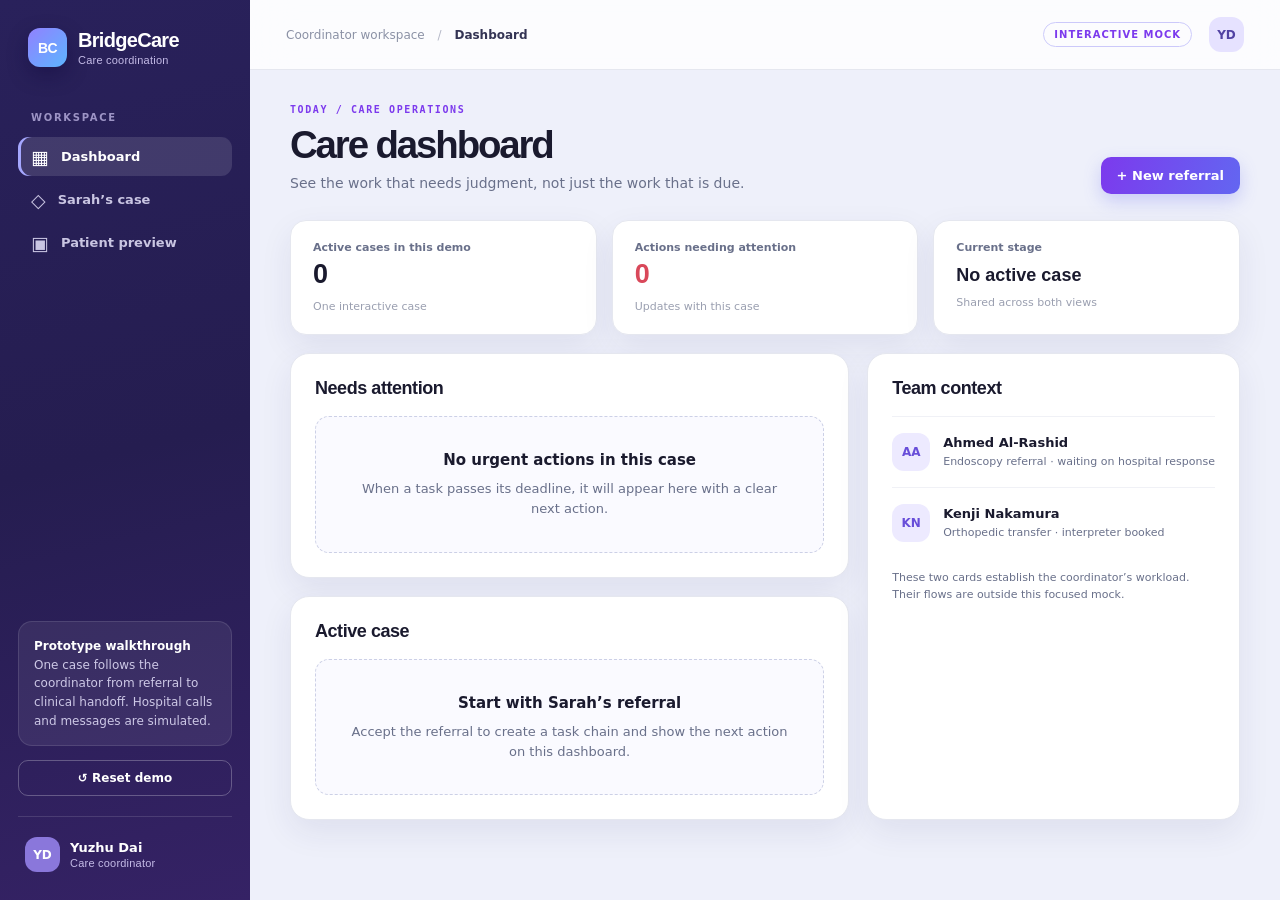
<file: prototypes/v2/index.html>
<!doctype html>
<html lang="en">
<head>
  <meta charset="utf-8">
  <meta name="viewport" content="width=device-width, initial-scale=1">
  <title>BridgeCare · Coordinator prototype</title>
  <link rel="stylesheet" href="style.css">
</head>
<body>
  <div class="shell">
    <aside class="sidebar" aria-label="Main navigation">
      <div class="brand"><span class="brand-mark">BC</span><span>BridgeCare<small>Care coordination</small></span></div>
      <div class="side-section">WORKSPACE</div>
      <button class="nav active" data-view="dashboard"><span>▦</span> Dashboard <b id="nav-alert-count"></b></button>
      <button class="nav" data-view="case"><span>◇</span> <span id="case-nav-label">Sarah's case</span></button>
      <button class="nav" data-view="patient"><span>▣</span> Patient preview</button>
      <div class="sidebar-bottom">
        <div class="demo-note"><strong>Prototype walkthrough</strong><br>One case follows the coordinator from referral to clinical handoff. Hospital calls and messages are simulated.</div>
        <button class="reset" data-action="reset">↺ Reset demo</button>
        <div class="user"><span class="avatar">YD</span><span>Yuzhu Dai<small>Care coordinator</small></span></div>
      </div>
    </aside>
    <div class="main-wrap">
      <header class="topbar"><div class="crumb">Coordinator workspace <span>/</span> <strong id="current-view-label">Dashboard</strong></div><div class="top-right"><span class="mock-tag">INTERACTIVE MOCK</span><span class="header-avatar">YD</span></div></header>
      <main id="app" class="main" tabindex="-1"></main>
    </div>
  </div>
  <div id="toast" class="toast" role="status" aria-live="polite"></div>
  <script src="model.js"></script>
  <script src="app.js"></script>
</body>
</html>
</file>
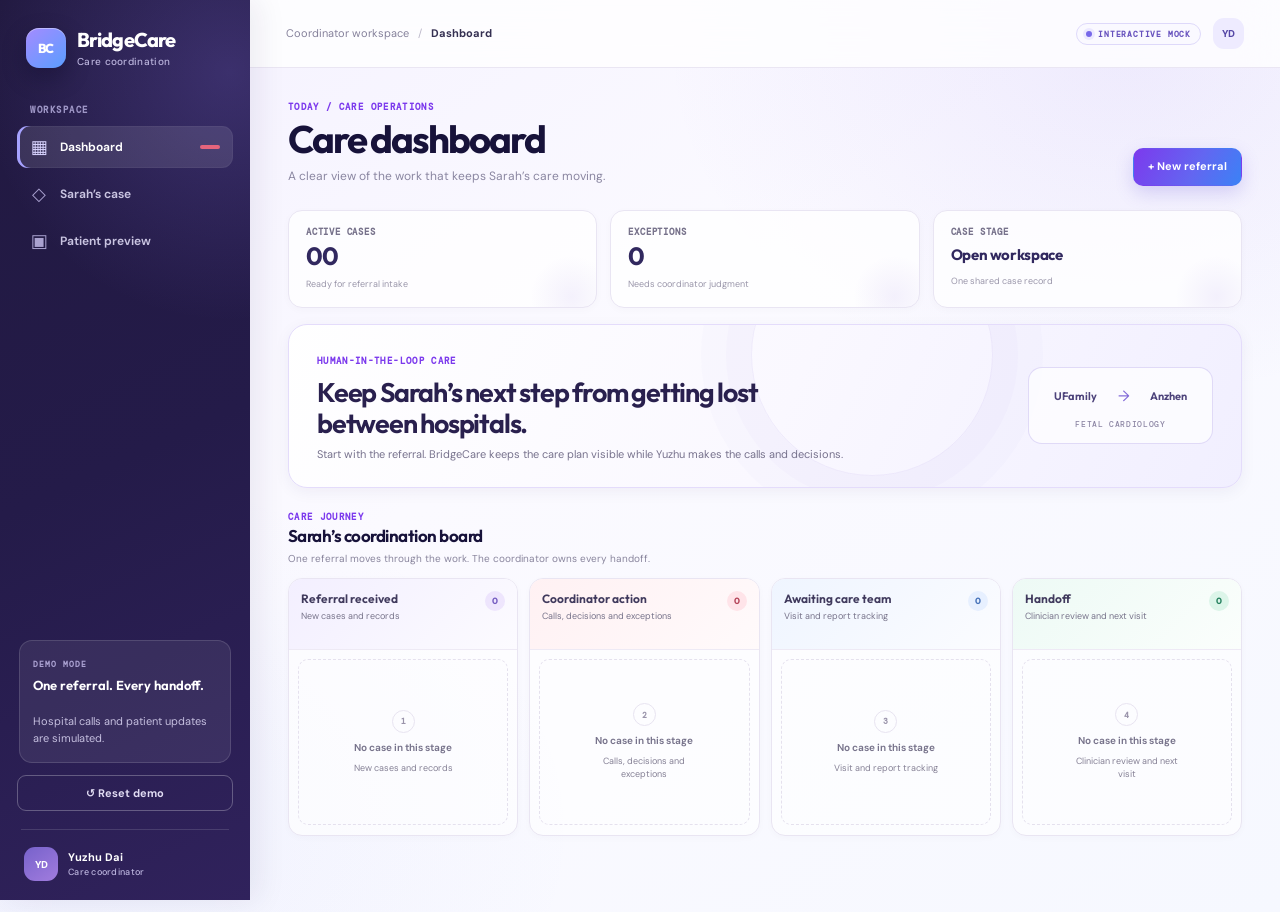
<file: prototypes/v3/index.html>
<!doctype html>
<html lang="en">
<head>
  <meta charset="utf-8">
  <meta name="viewport" content="width=device-width, initial-scale=1">
  <title>BridgeCare · Care coordination</title>
  <meta name="theme-color" content="#261d55">
  <link rel="preconnect" href="https://fonts.googleapis.com">
  <link rel="preconnect" href="https://fonts.gstatic.com" crossorigin>
  <link href="https://fonts.googleapis.com/css2?family=Outfit:wght@400;500;600;700;800&family=DM+Sans:wght@400;500;600;700&family=DM+Mono:wght@400;500&display=swap" rel="stylesheet">
  <link rel="stylesheet" href="style.css">
</head>
<body>
  <div class="shell">
    <aside class="sidebar" aria-label="Main navigation">
      <div class="brand"><span class="brand-mark">BC</span><span>BridgeCare<small>Care coordination</small></span></div>
      <div class="side-section">WORKSPACE</div>
      <div class="nav-stack">
        <button class="nav active" data-view="dashboard"><span class="nav-icon">▦</span> Dashboard <b id="nav-alert-count"></b></button>
        <button class="nav" data-view="case"><span class="nav-icon">◇</span> <span id="case-nav-label">Sarah’s case</span></button>
        <button class="nav" data-view="patient"><span class="nav-icon">▣</span> Patient preview</button>
      </div>
      <div class="sidebar-bottom">
        <div class="demo-note"><span class="demo-kicker">DEMO MODE</span><strong>One referral. Every handoff.</strong><br>Hospital calls and patient updates are simulated.</div>
        <button class="reset" data-action="reset">↺ Reset demo</button>
        <div class="user"><span class="avatar">YD</span><span>Yuzhu Dai<small>Care coordinator</small></span></div>
      </div>
    </aside>
    <div class="main-wrap">
      <header class="topbar"><div class="crumb"><span class="crumb-mark">BC</span>Coordinator workspace <span class="crumb-slash">/</span> <strong id="current-view-label">Dashboard</strong></div><div class="top-right"><span class="mock-tag"><i></i> INTERACTIVE MOCK</span><button class="reset-mini" data-action="reset">Reset</button><span class="header-avatar">YD</span></div></header>
      <main id="app" class="main" tabindex="-1"></main>
    </div>
  </div>
  <div id="toast" class="toast" role="status" aria-live="polite"></div>
  <script src="model.js"></script>
  <script src="app.js"></script>
</body>
</html>
</file>
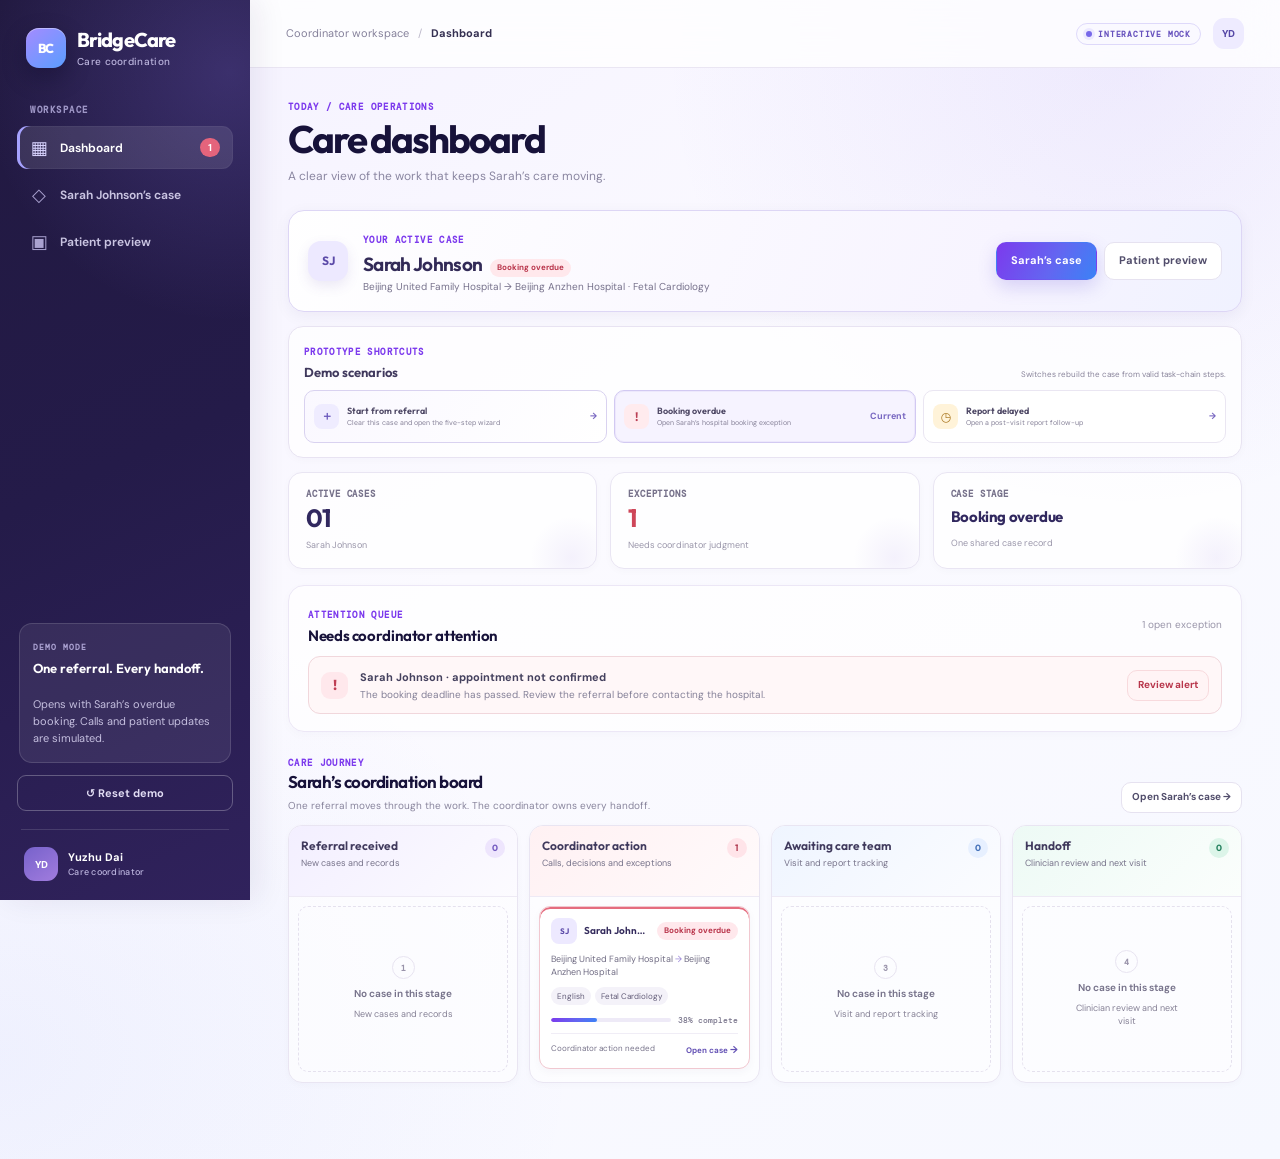
<file: prototypes/v4/index.html>
<!doctype html>
<html lang="en">
<head>
  <meta charset="utf-8">
  <meta name="viewport" content="width=device-width, initial-scale=1">
  <title>BridgeCare · Care coordination</title>
  <meta name="theme-color" content="#261d55">
  <link rel="preconnect" href="https://fonts.googleapis.com">
  <link rel="preconnect" href="https://fonts.gstatic.com" crossorigin>
  <link href="https://fonts.googleapis.com/css2?family=Outfit:wght@400;500;600;700;800&family=DM+Sans:wght@400;500;600;700&family=DM+Mono:wght@400;500&display=swap" rel="stylesheet">
  <link rel="stylesheet" href="style.css">
</head>
<body>
  <div class="shell">
    <aside class="sidebar" aria-label="Main navigation">
      <div class="brand"><span class="brand-mark">BC</span><span>BridgeCare<small>Care coordination</small></span></div>
      <div class="side-section">WORKSPACE</div>
      <div class="nav-stack">
        <button class="nav active" data-view="dashboard"><span class="nav-icon">▦</span> Dashboard <b id="nav-alert-count"></b></button>
        <button class="nav" data-view="case"><span class="nav-icon">◇</span> <span id="case-nav-label">Sarah’s case</span></button>
        <button class="nav" data-view="patient"><span class="nav-icon">▣</span> Patient preview</button>
      </div>
      <div class="sidebar-bottom">
        <div class="demo-note"><span class="demo-kicker">DEMO MODE</span><strong>One referral. Every handoff.</strong><br>Opens with Sarah’s overdue booking. Calls and patient updates are simulated.</div>
        <button class="reset" data-action="reset" title="Return to Sarah’s booking-overdue case">↺ Reset demo</button>
        <div class="user"><span class="avatar">YD</span><span>Yuzhu Dai<small>Care coordinator</small></span></div>
      </div>
    </aside>
    <div class="main-wrap">
      <header class="topbar"><div class="crumb"><span class="crumb-mark">BC</span>Coordinator workspace <span class="crumb-slash">/</span> <strong id="current-view-label">Dashboard</strong></div><div class="top-right"><span class="mock-tag"><i></i> INTERACTIVE MOCK</span><button class="reset-mini" data-action="reset" title="Return to Sarah’s booking-overdue case">Reset demo</button><span class="header-avatar">YD</span></div></header>
      <main id="app" class="main" tabindex="-1"></main>
    </div>
  </div>
  <div id="toast" class="toast" role="status" aria-live="polite"></div>
  <script src="model.js"></script>
  <script src="app.js"></script>
</body>
</html>
</file>
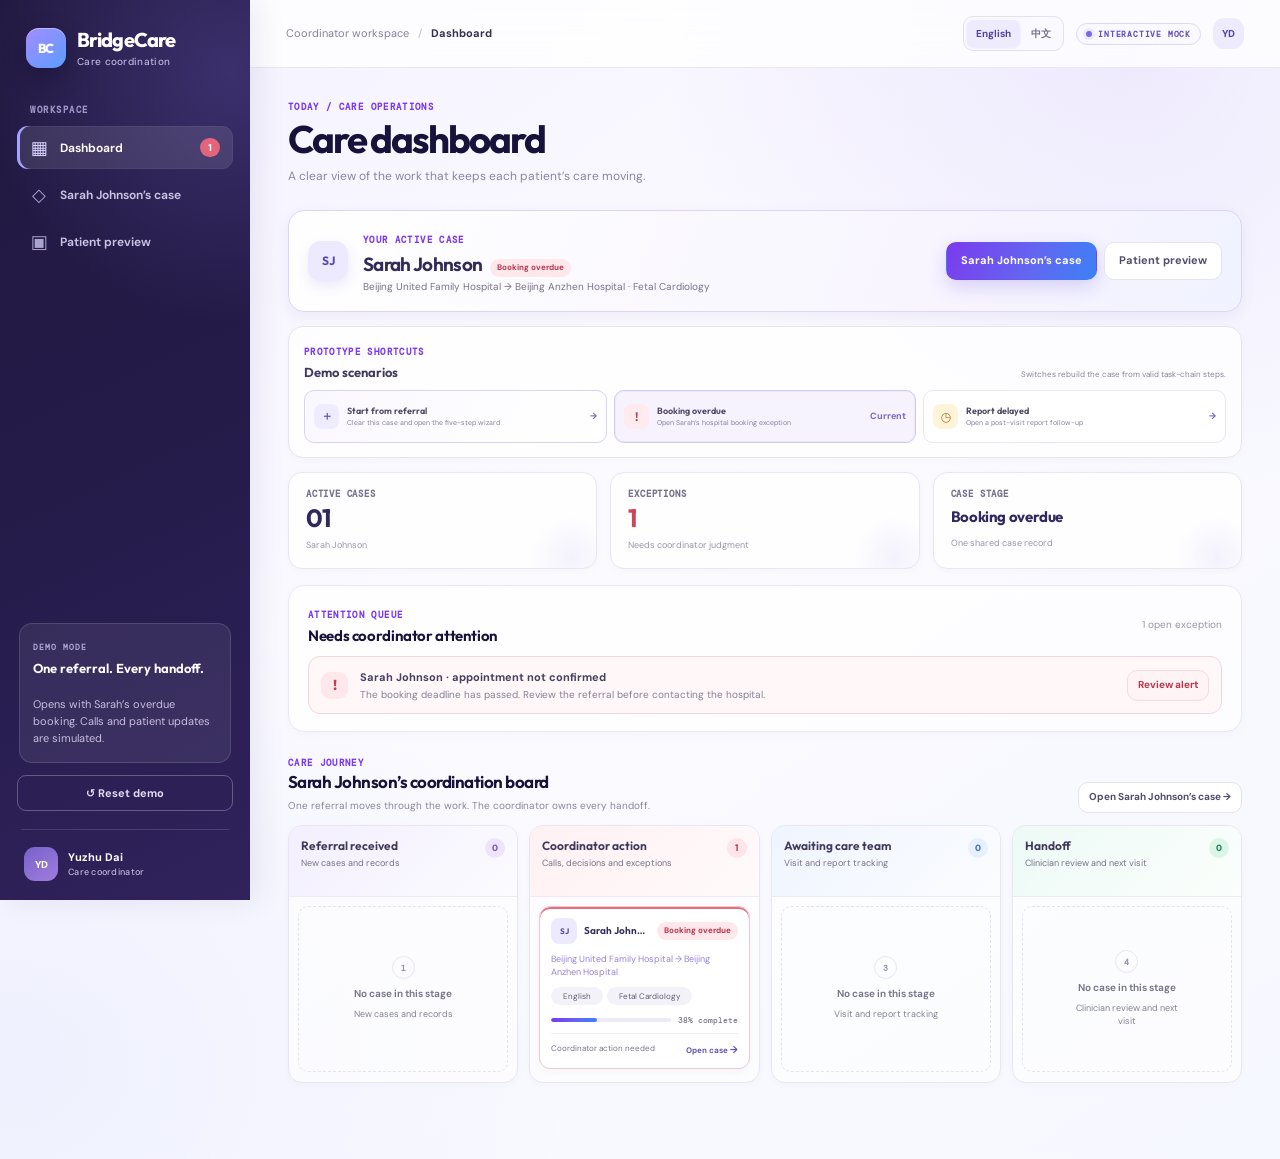
<file: prototypes/v5/index.html>
<!doctype html>
<html lang="en">
<head>
  <meta charset="utf-8">
  <meta name="viewport" content="width=device-width, initial-scale=1">
  <title>BridgeCare · Care coordination</title>
  <meta name="theme-color" content="#261d55">
  <link rel="preconnect" href="https://fonts.googleapis.com">
  <link rel="preconnect" href="https://fonts.gstatic.com" crossorigin>
  <link href="https://fonts.googleapis.com/css2?family=Outfit:wght@400;500;600;700;800&family=DM+Sans:wght@400;500;600;700&family=DM+Mono:wght@400;500&display=swap" rel="stylesheet">
  <link rel="stylesheet" href="style.css">
</head>
<body>
  <div class="shell">
    <aside class="sidebar" id="sidebar" aria-label="Main navigation">
      <div class="brand"><span class="brand-mark">BC</span><span>BridgeCare<small id="brand-subtitle">Care coordination</small></span></div>
      <div class="side-section" id="workspace-label">WORKSPACE</div>
      <div class="nav-stack">
        <button class="nav active" data-view="dashboard"><span class="nav-icon">▦</span><span id="dashboard-nav-label">Dashboard</span><b id="nav-alert-count"></b></button>
        <button class="nav" data-view="case"><span class="nav-icon">◇</span> <span id="case-nav-label">Sarah’s case</span></button>
        <button class="nav" data-view="patient"><span class="nav-icon">▣</span><span id="patient-nav-label">Patient preview</span></button>
        <button class="nav mobile-language-switch" data-action="toggle-language" aria-label="Switch interface language to Chinese"><span class="nav-icon">A文</span><span id="mobile-language-target">中文</span></button>
      </div>
      <div class="sidebar-bottom">
        <div class="demo-note"><span class="demo-kicker" id="demo-mode-label">DEMO MODE</span><strong id="demo-note-title">One referral. Every handoff.</strong><br><span id="demo-note-copy">Opens with Sarah’s overdue booking. Calls and patient updates are simulated.</span></div>
        <button class="reset" data-action="reset" title="Return to Sarah’s booking-overdue case"><span id="desktop-reset-label">↺ Reset demo</span></button>
        <div class="user"><span class="avatar">YD</span><span>Yuzhu Dai<small id="user-role-label">Care coordinator</small></span></div>
      </div>
    </aside>
    <div class="main-wrap">
      <header class="topbar"><div class="crumb"><span class="crumb-mark">BC</span><span id="workspace-crumb">Coordinator workspace</span><span class="crumb-slash">/</span><strong id="current-view-label">Dashboard</strong></div><div class="top-right"><div class="locale-control desktop-locale" role="group" aria-label="Interface language"><button type="button" data-action="set-language" data-language="en" aria-pressed="true">English</button><button type="button" data-action="set-language" data-language="zh" aria-pressed="false">中文</button></div><span class="mock-tag"><i></i><span id="mock-label">INTERACTIVE MOCK</span></span><button class="reset-mini" data-action="reset" title="Return to Sarah’s booking-overdue case"><span id="mobile-reset-label">Reset demo</span></button><span class="header-avatar">YD</span></div></header>
      <main id="app" class="main" tabindex="-1"></main>
    </div>
  </div>
  <div id="toast" class="toast" role="status" aria-live="polite"></div>
  <script src="i18n.js"></script>
  <script src="model.js"></script>
  <script src="app.js"></script>
</body>
</html>
</file>
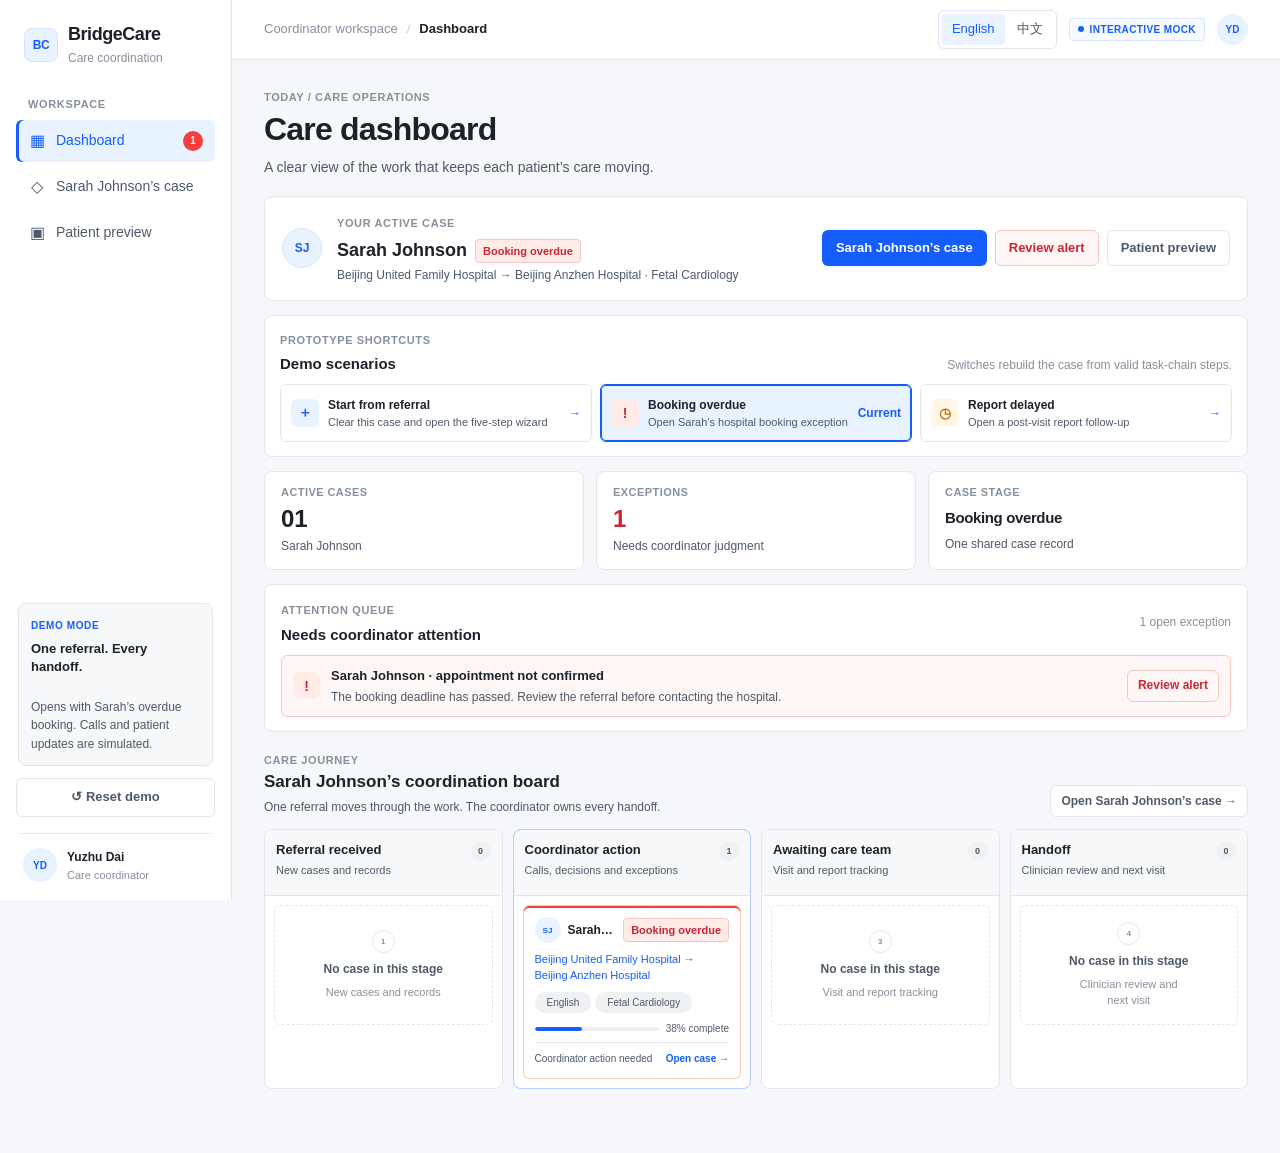
<file: prototypes/v6/index.html>
<!doctype html>
<html lang="en">
<head>
  <meta charset="utf-8">
  <meta name="viewport" content="width=device-width, initial-scale=1">
  <title>BridgeCare · Care coordination</title>
  <meta name="theme-color" content="#F5F7FA">
  <link rel="stylesheet" href="style.css">
</head>
<body>
  <div class="shell">
    <aside class="sidebar" id="sidebar" aria-label="Main navigation">
      <div class="brand"><span class="brand-mark">BC</span><span>BridgeCare<small id="brand-subtitle">Care coordination</small></span></div>
      <div class="side-section" id="workspace-label">WORKSPACE</div>
      <div class="nav-stack">
        <button class="nav active" data-view="dashboard"><span class="nav-icon">▦</span><span id="dashboard-nav-label">Dashboard</span><b id="nav-alert-count"></b></button>
        <button class="nav" data-view="case"><span class="nav-icon">◇</span> <span id="case-nav-label">Sarah’s case</span></button>
        <button class="nav" data-view="patient"><span class="nav-icon">▣</span><span id="patient-nav-label">Patient preview</span></button>
        <button class="nav mobile-language-switch" data-action="toggle-language" aria-label="Switch interface language to Chinese"><span class="nav-icon">A文</span><span id="mobile-language-target">中文</span></button>
      </div>
      <div class="sidebar-bottom">
        <div class="demo-note"><span class="demo-kicker" id="demo-mode-label">DEMO MODE</span><strong id="demo-note-title">One referral. Every handoff.</strong><br><span id="demo-note-copy">Opens with Sarah’s overdue booking. Calls and patient updates are simulated.</span></div>
        <button class="reset" data-action="reset" title="Return to Sarah’s booking-overdue case"><span id="desktop-reset-label">↺ Reset demo</span></button>
        <div class="user"><span class="avatar">YD</span><span>Yuzhu Dai<small id="user-role-label">Care coordinator</small></span></div>
      </div>
    </aside>
    <div class="main-wrap">
      <header class="topbar"><div class="crumb"><span class="crumb-mark">BC</span><span id="workspace-crumb">Coordinator workspace</span><span class="crumb-slash">/</span><strong id="current-view-label">Dashboard</strong></div><div class="top-right"><div class="locale-control desktop-locale" role="group" aria-label="Interface language"><button type="button" data-action="set-language" data-language="en" aria-pressed="true">English</button><button type="button" data-action="set-language" data-language="zh" aria-pressed="false">中文</button></div><span class="mock-tag"><i></i><span id="mock-label">INTERACTIVE MOCK</span></span><button class="reset-mini" data-action="reset" title="Return to Sarah’s booking-overdue case"><span id="mobile-reset-label">Reset demo</span></button><span class="header-avatar">YD</span></div></header>
      <main id="app" class="main" tabindex="-1"></main>
    </div>
  </div>
  <div id="toast" class="toast" role="status" aria-live="polite"></div>
  <script src="i18n.js"></script>
  <script src="model.js"></script>
  <script src="app.js"></script>
</body>
</html>
</file>
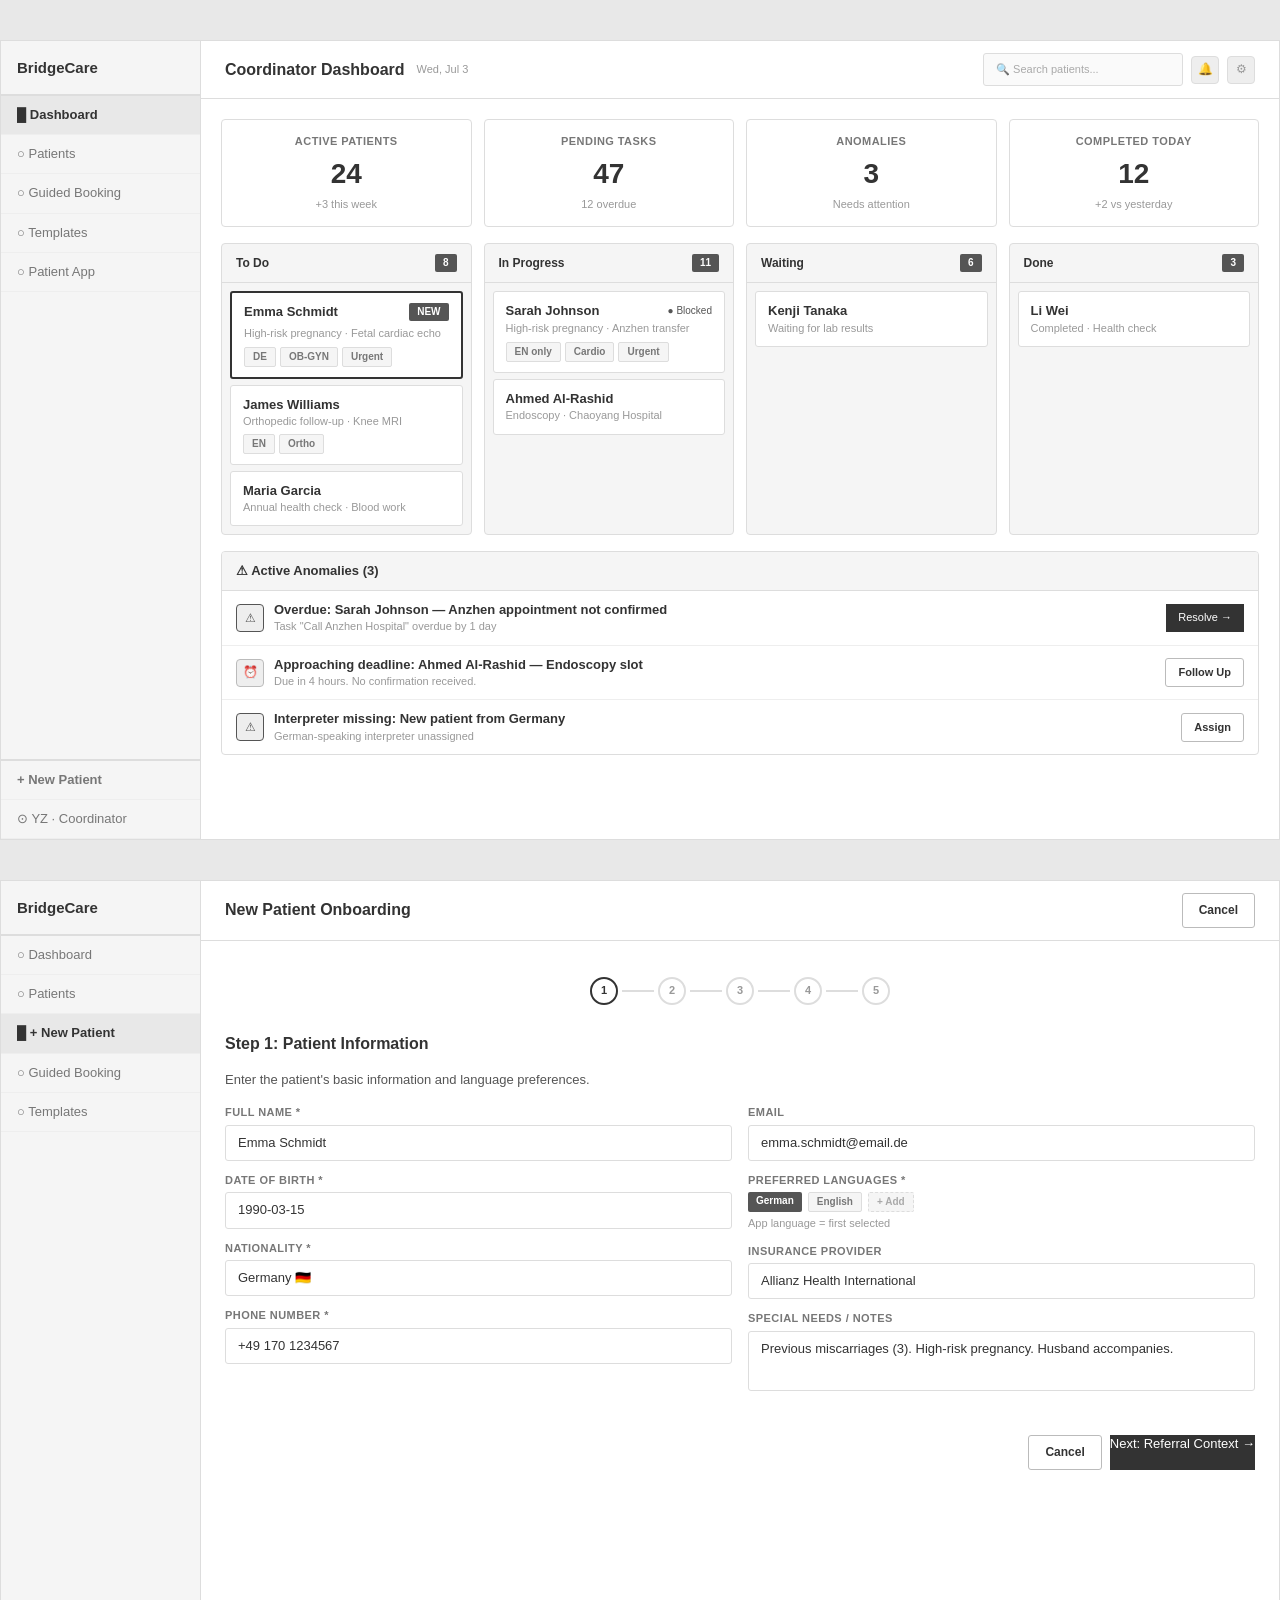
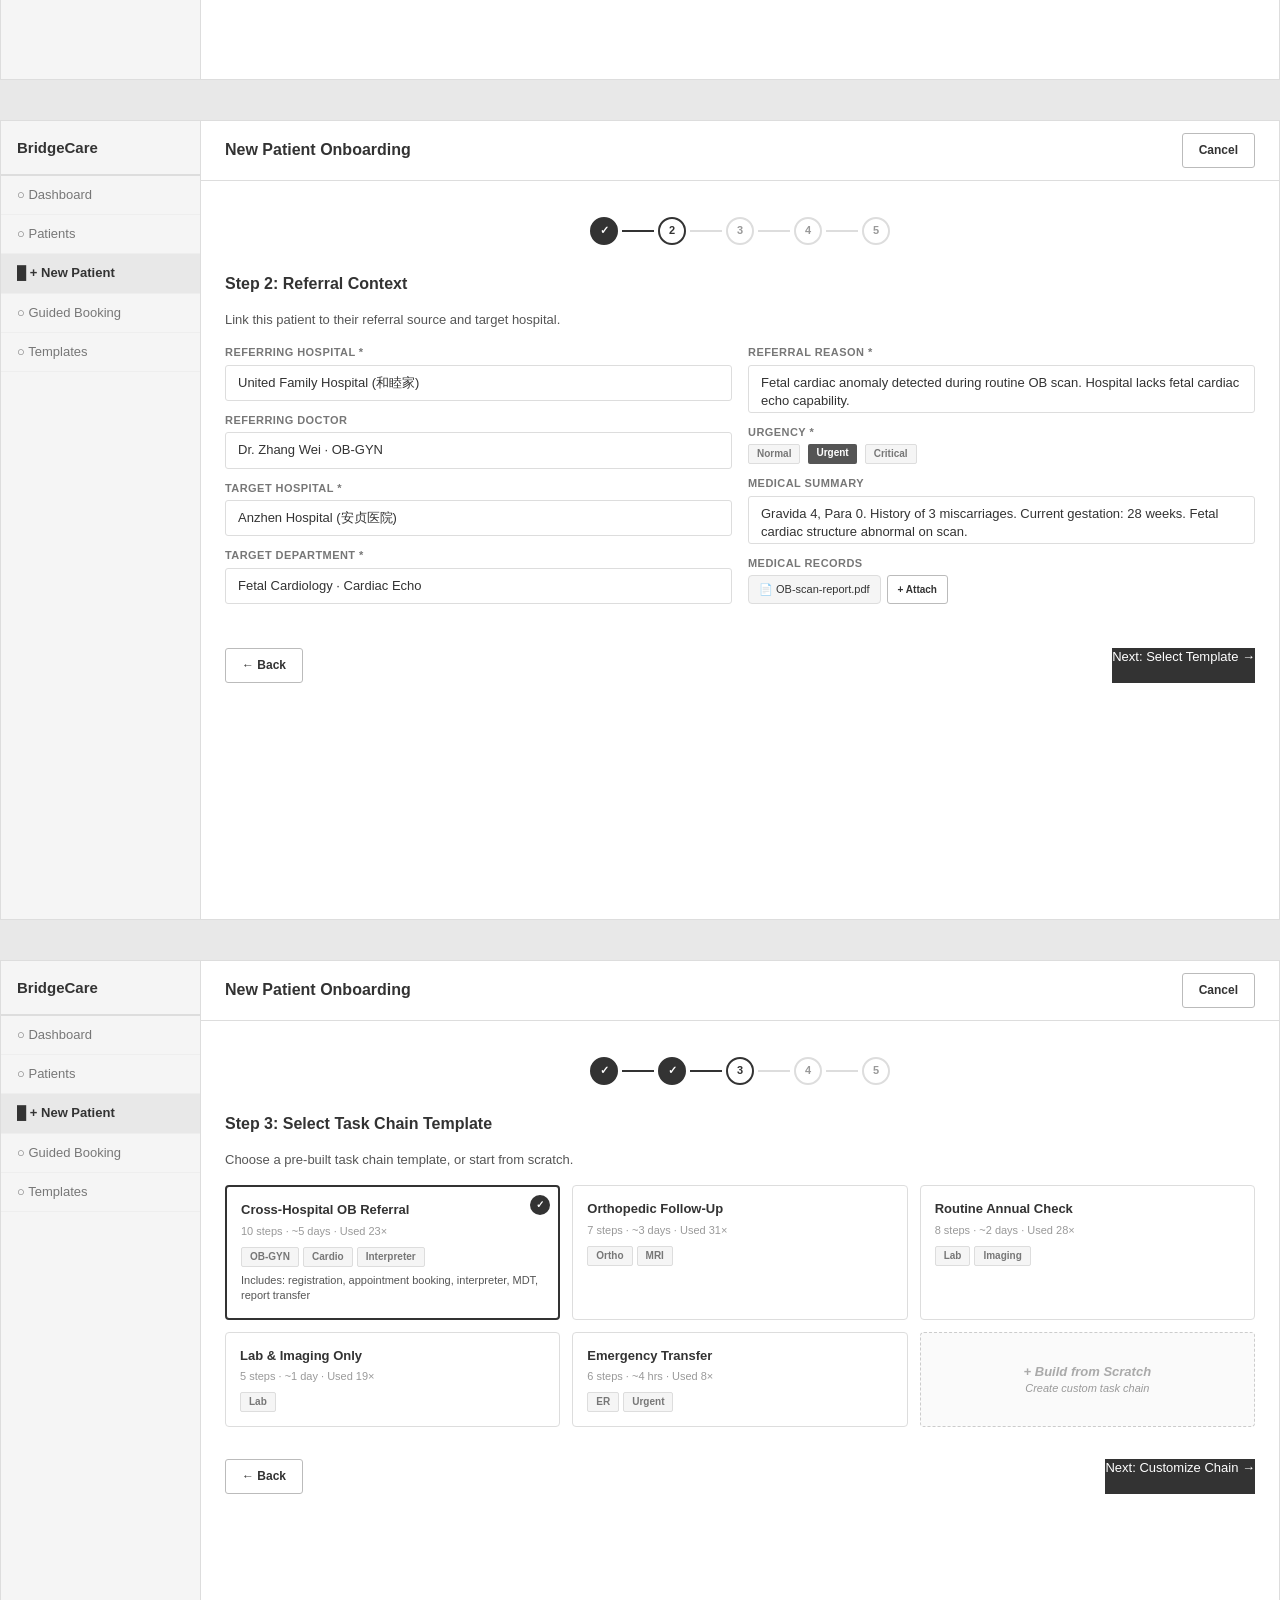
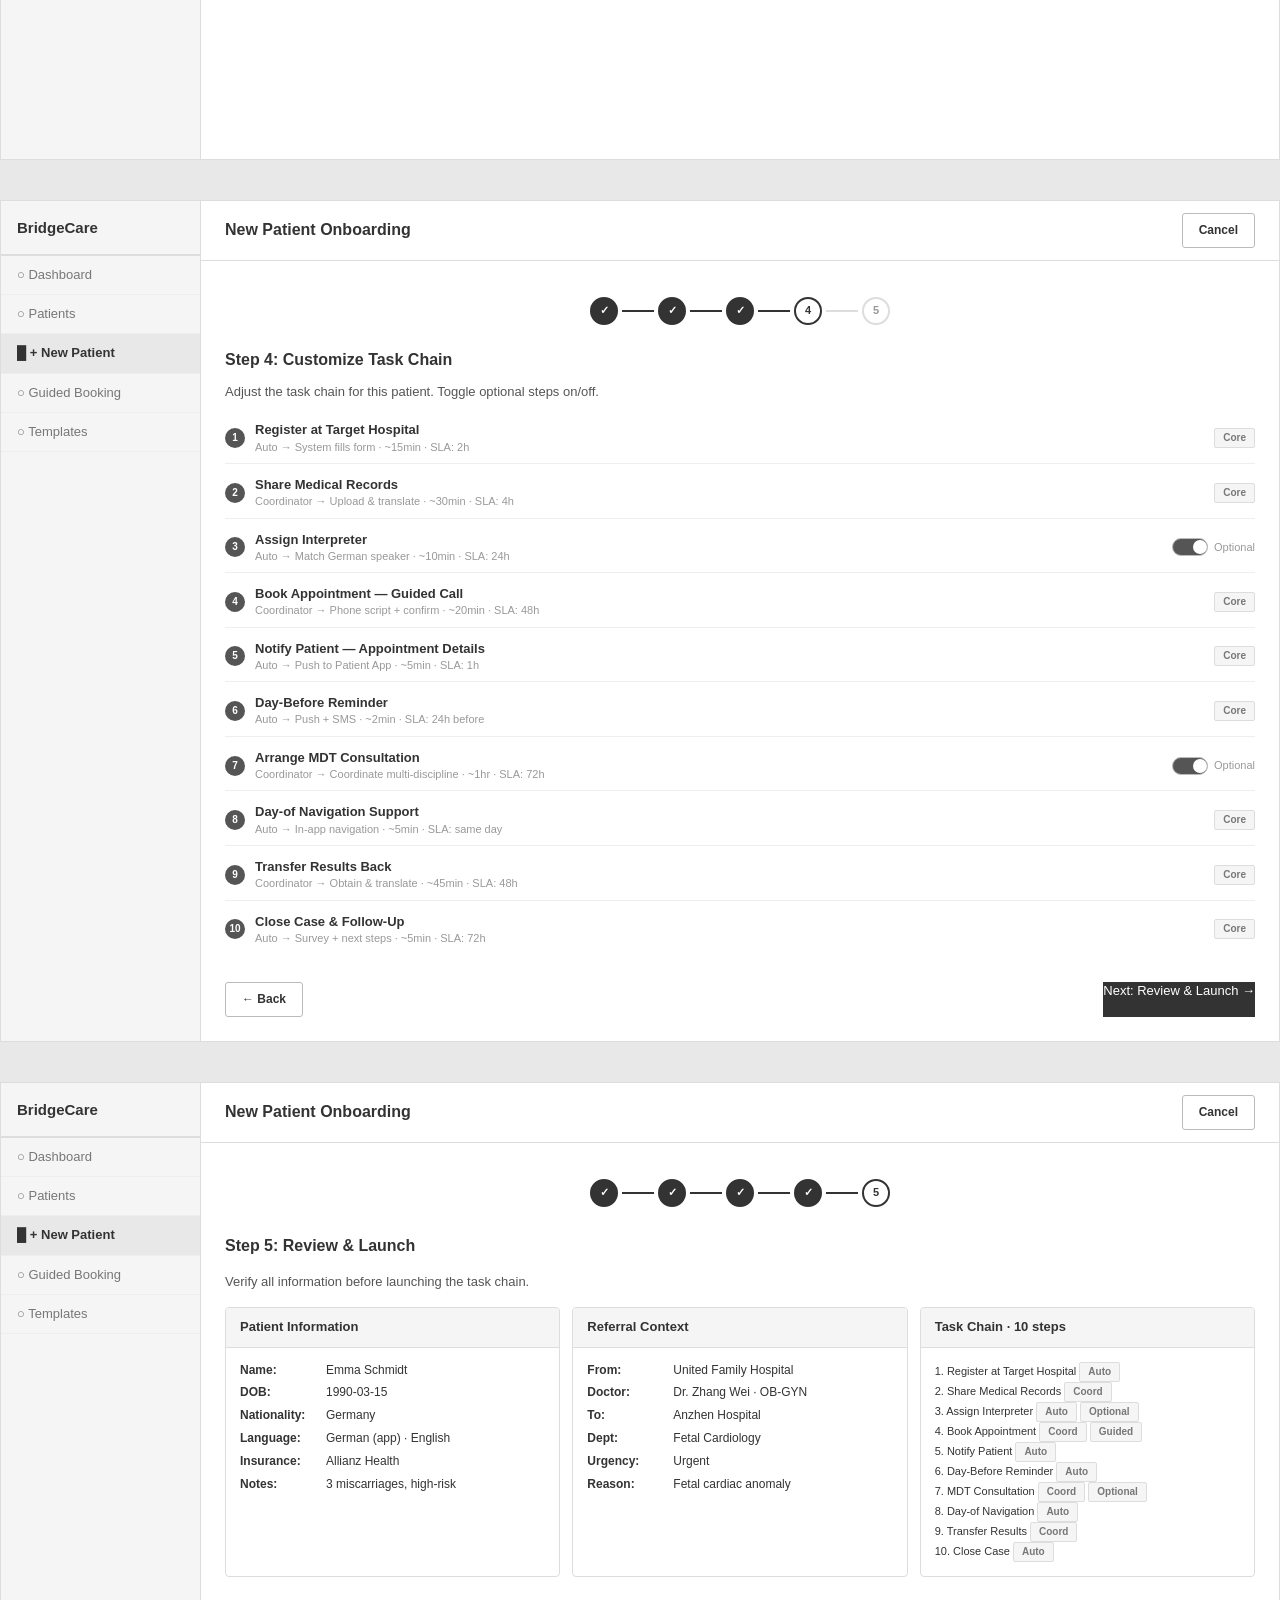
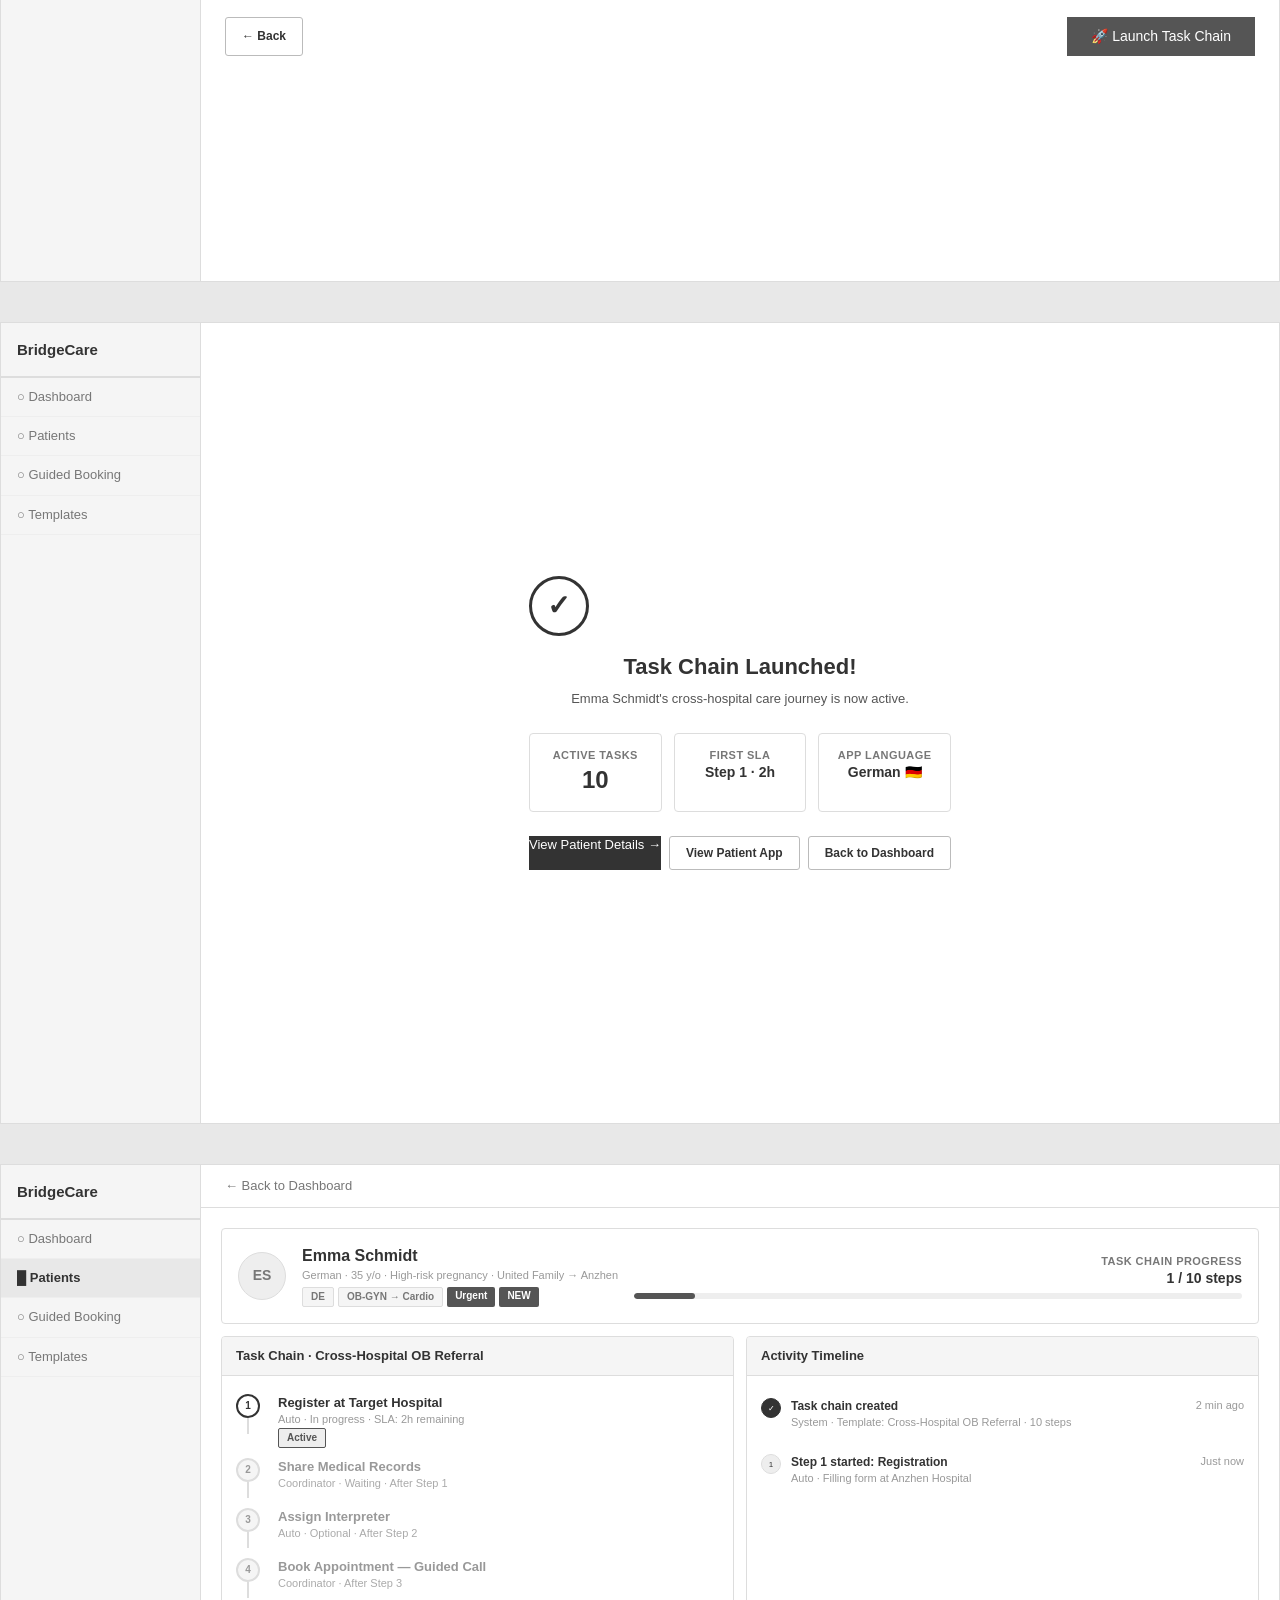
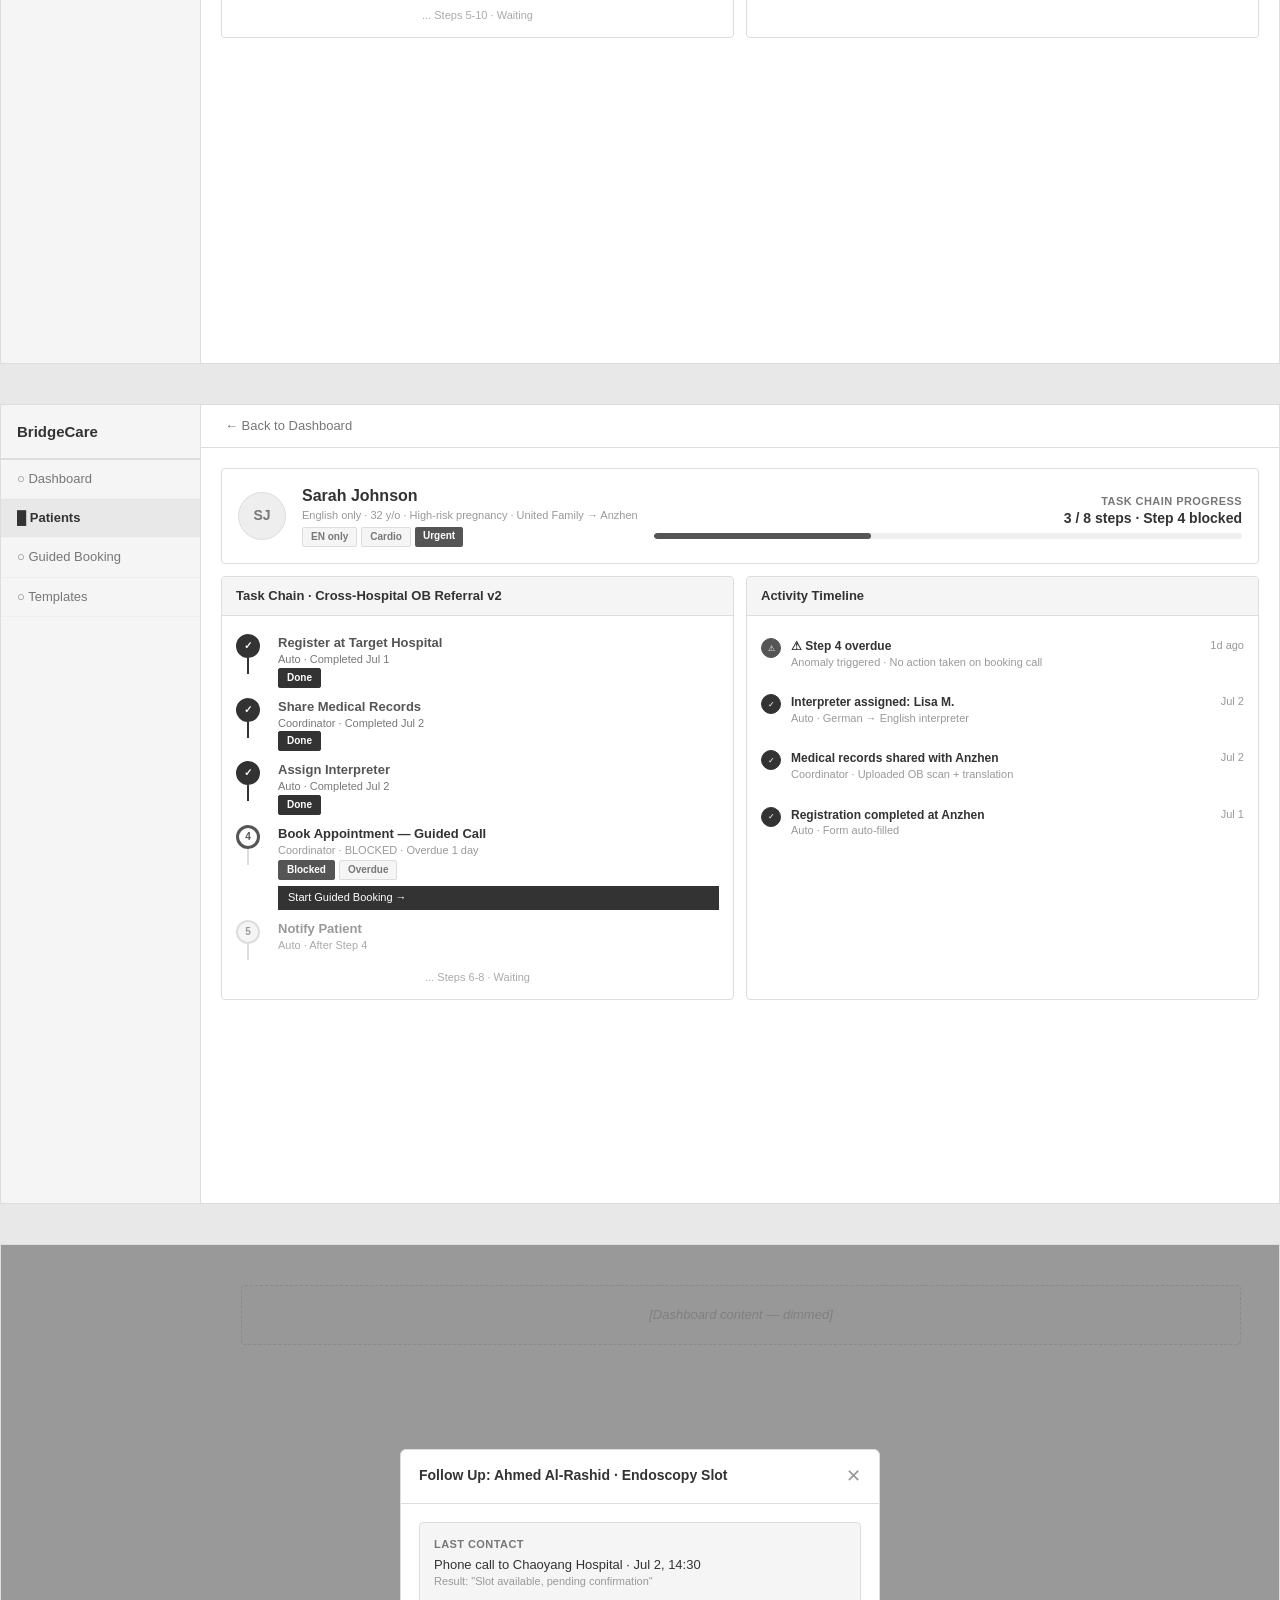
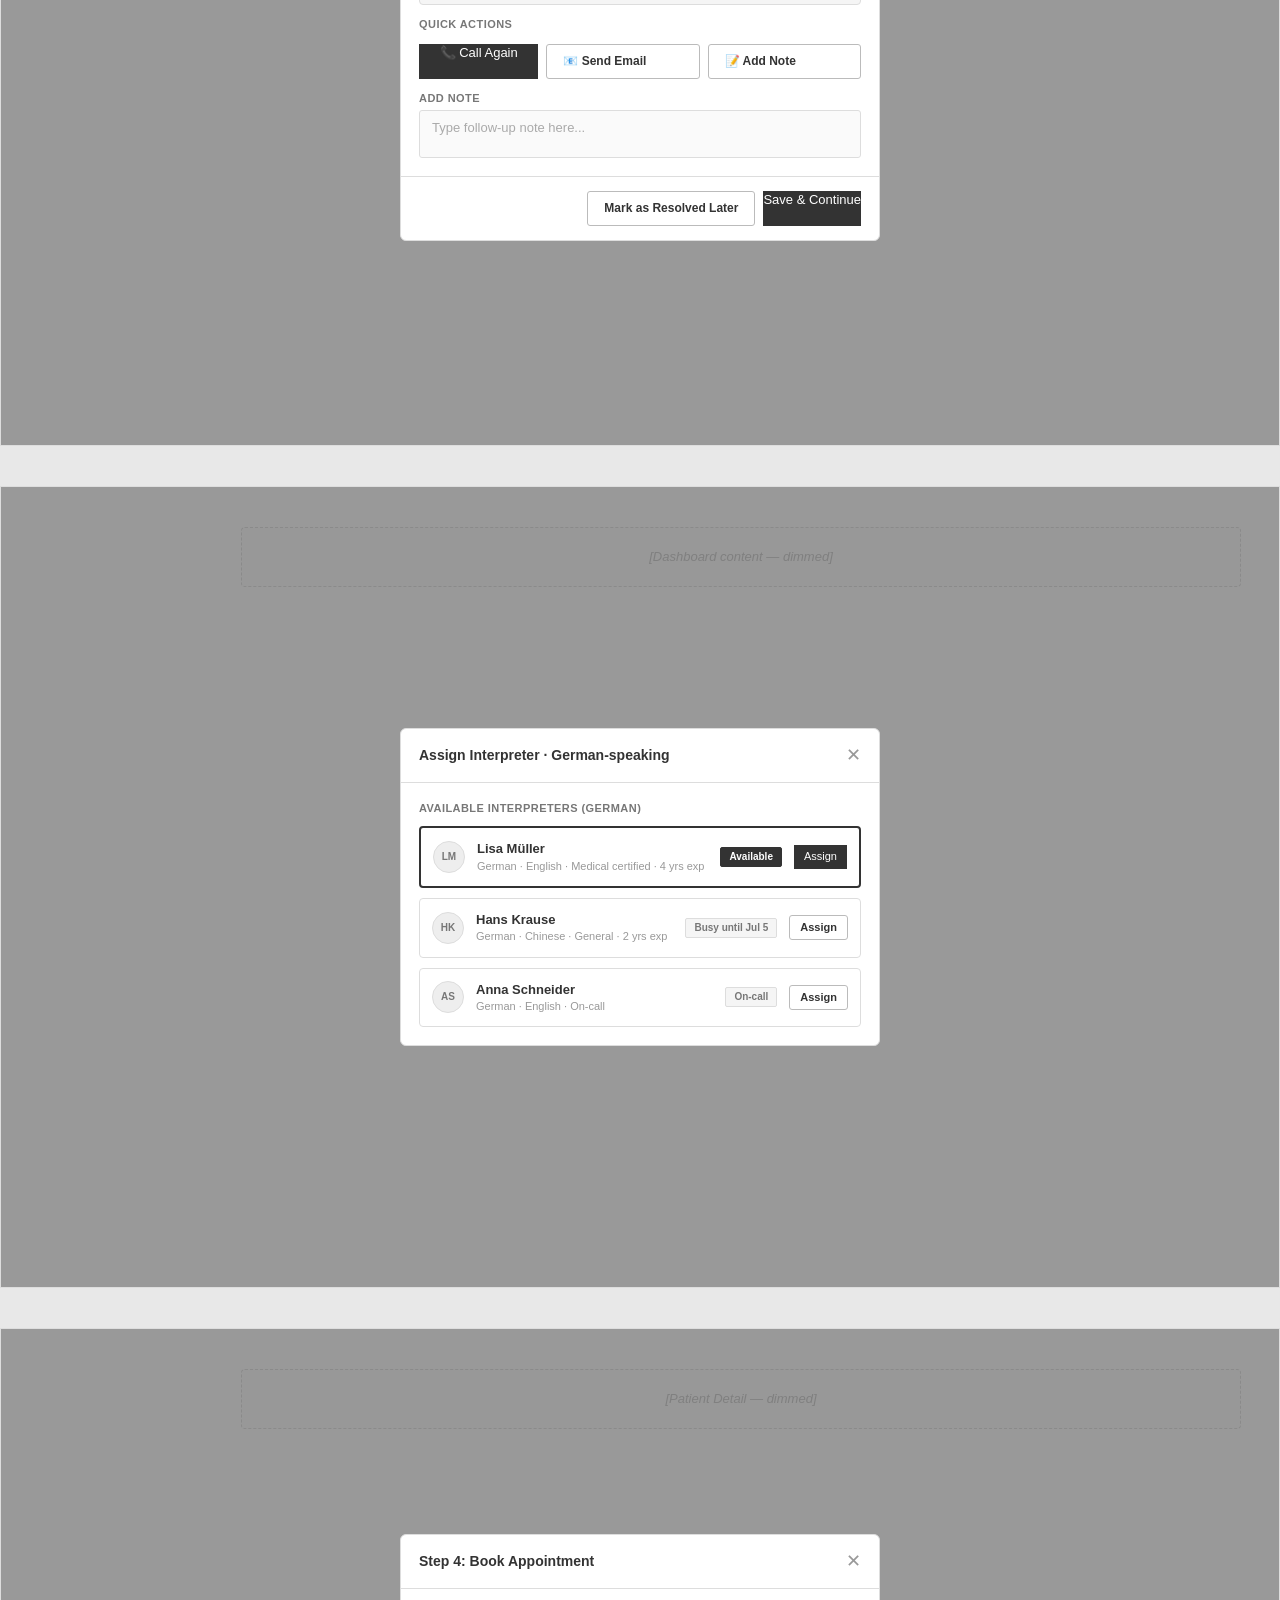
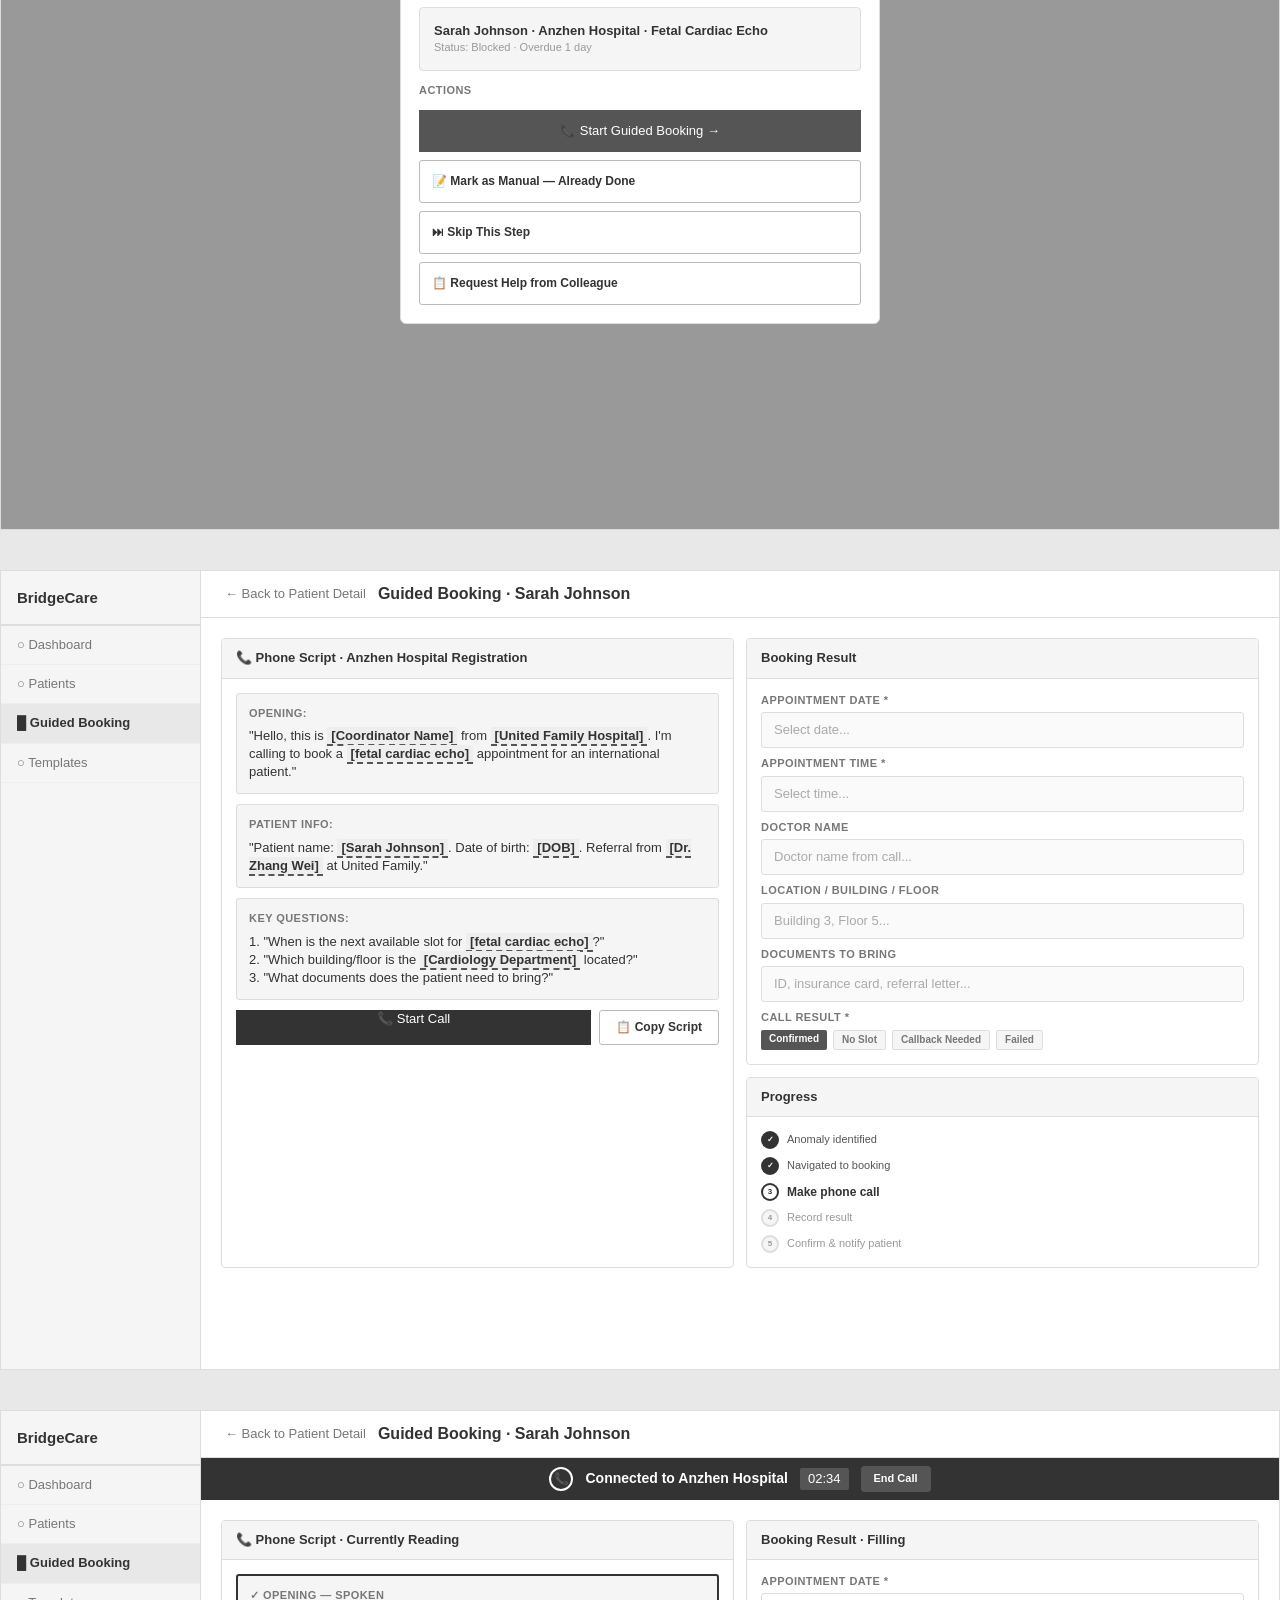
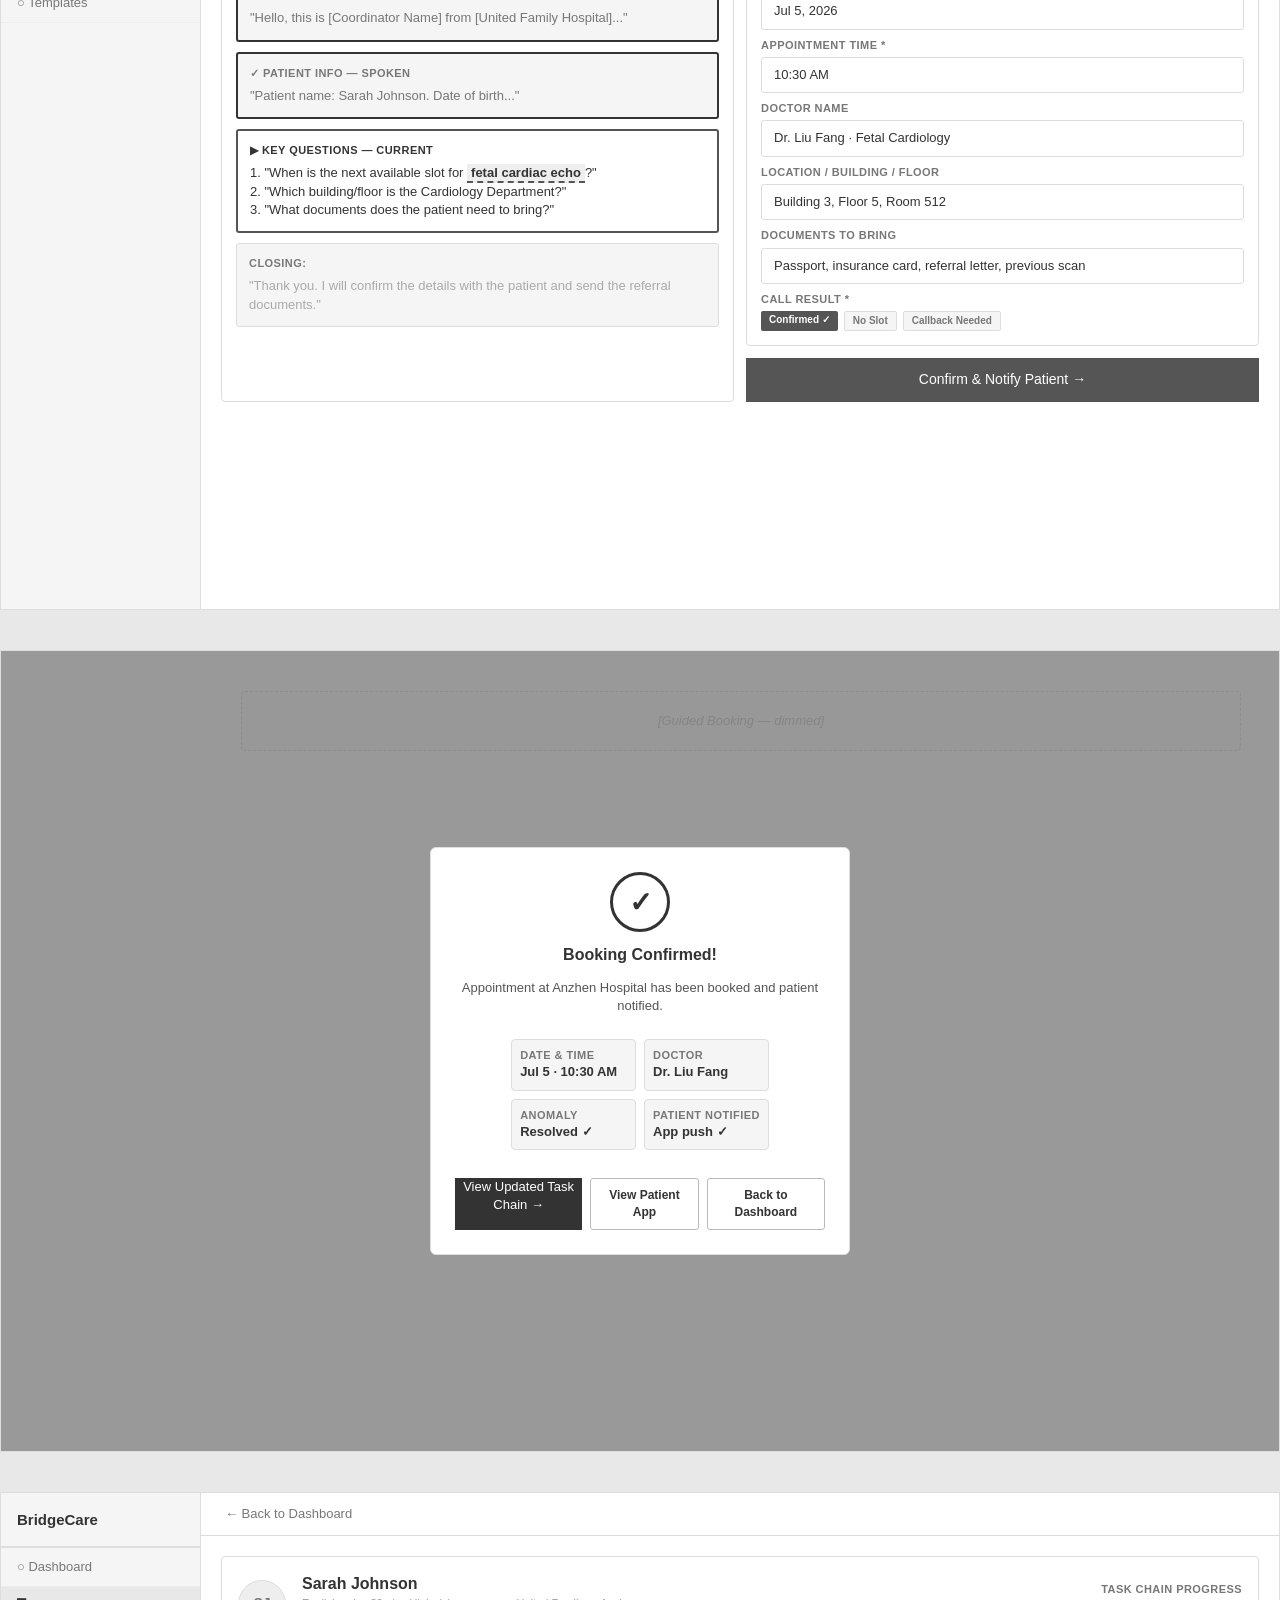
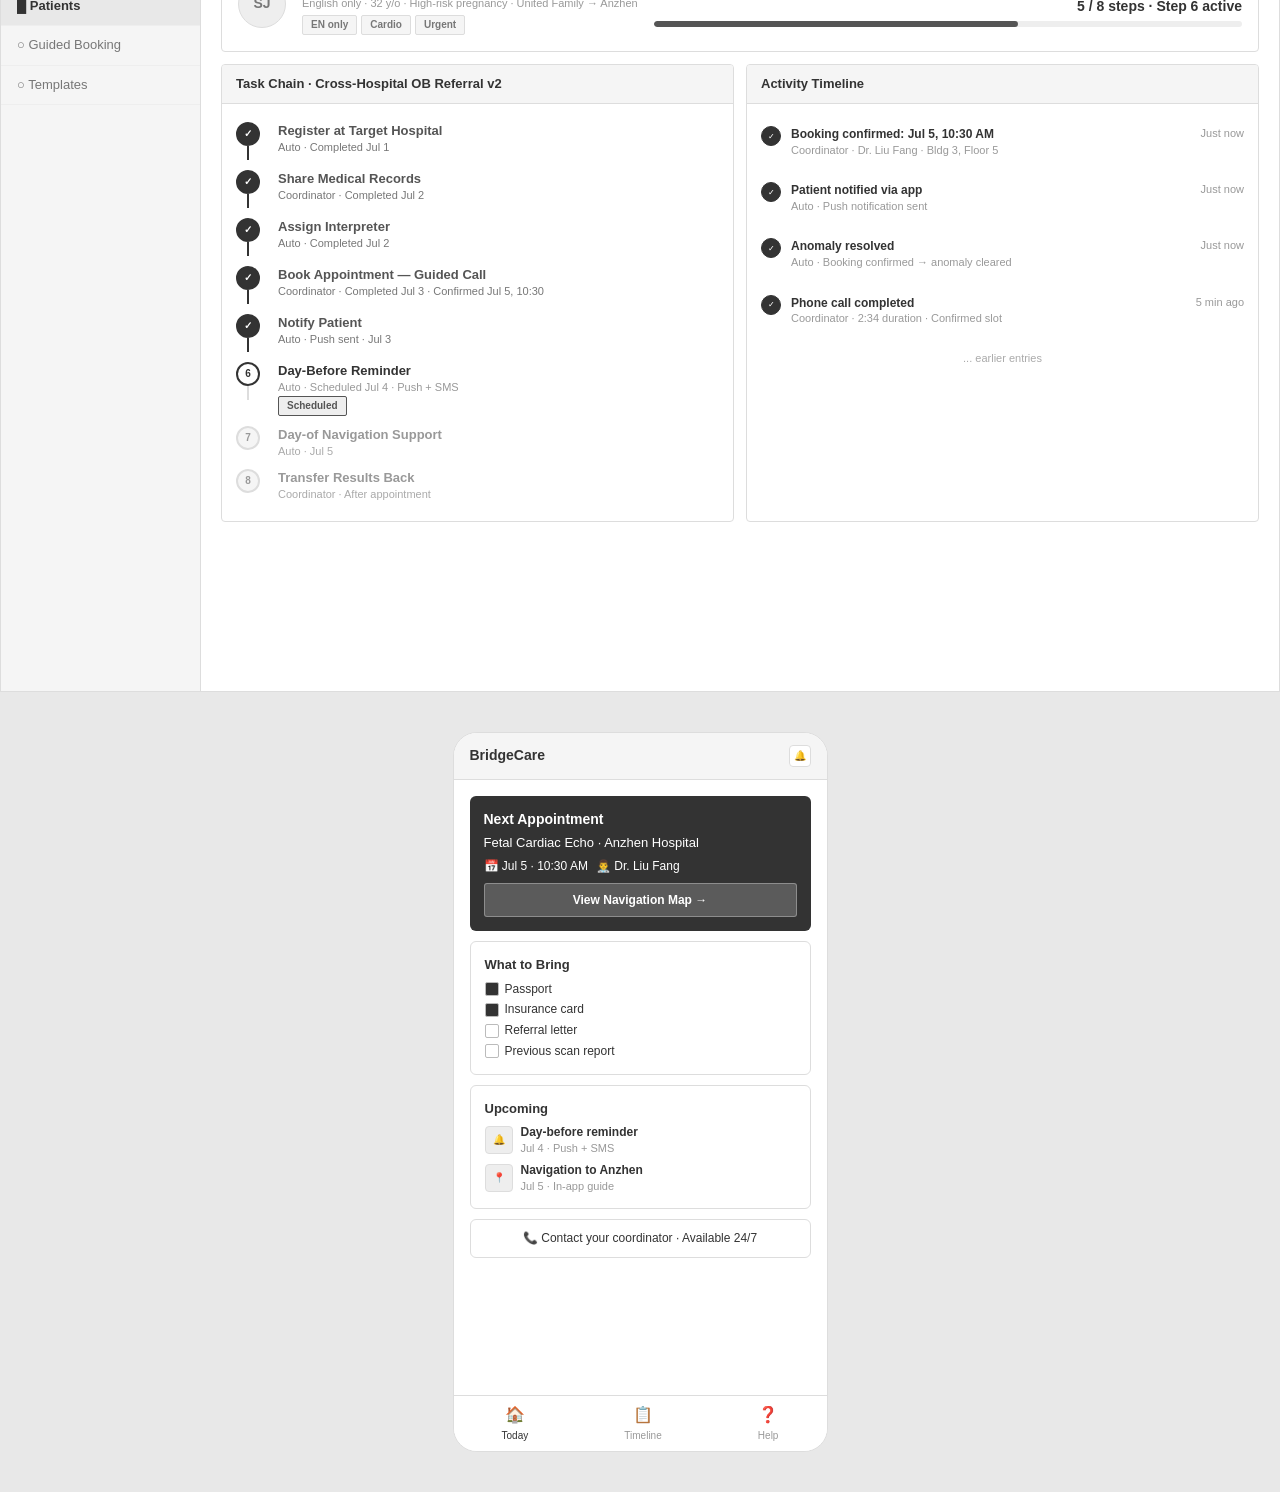
<file: wireframes/wireframes.html>
<!DOCTYPE html>
<html lang="en">
<head>
<meta charset="UTF-8">
<meta name="viewport" content="width=device-width, initial-scale=1.0">
<title>BridgeCare Wireframes</title>
<style>
/* ============================================
   WIREFRAME BASE SYSTEM
   ============================================ */
* { margin: 0; padding: 0; box-sizing: border-box; }

body {
  background: #E8E8E8;
  font-family: 'Helvetica Neue', Arial, sans-serif;
  font-size: 13px;
  line-height: 1.4;
  color: #333;
}

.screen {
  width: 1280px;
  min-height: 800px;
  background: #FFF;
  margin: 40px auto;
  position: relative;
  border: 1px solid #DDD;
  overflow: hidden;
}

.screen.mobile {
  width: 375px;
  min-height: 720px;
  border-radius: 24px;
}

.screen-overlay {
  position: absolute;
  top: 0; left: 0; right: 0; bottom: 0;
  background: rgba(0,0,0,0.4);
  z-index: 50;
  display: flex;
  align-items: center;
  justify-content: center;
}

.screen-label {
  position: absolute;
  top: -28px;
  left: 0;
  font-size: 11px;
  font-weight: 700;
  color: #666;
  letter-spacing: 0.05em;
  text-transform: uppercase;
}

/* Typography */
.wf-h1 { font-size: 22px; font-weight: 700; color: #333; }
.wf-h2 { font-size: 16px; font-weight: 700; color: #333; }
.wf-h3 { font-size: 14px; font-weight: 700; color: #333; }
.wf-body { font-size: 13px; font-weight: 400; color: #555; }
.wf-small { font-size: 11px; font-weight: 400; color: #999; }
.wf-label { font-size: 11px; font-weight: 600; color: #777; text-transform: uppercase; letter-spacing: 0.04em; }
.wf-placeholder { color: #AAA; font-style: italic; }

/* Layout */
.wf-sidebar {
  width: 200px;
  background: #F5F5F5;
  border-right: 1px solid #DDD;
  display: flex;
  flex-direction: column;
  position: absolute;
  top: 0; left: 0; bottom: 0;
}

.wf-sidebar-item {
  padding: 10px 16px;
  font-size: 13px;
  color: #777;
  display: flex; align-items: center; gap: 8px;
  border-bottom: 1px solid #EEE;
}

.wf-sidebar-item.active {
  background: #E8E8E8;
  color: #333;
  font-weight: 700;
}

.wf-sidebar-brand {
  padding: 16px;
  border-bottom: 2px solid #DDD;
  font-size: 15px;
  font-weight: 700;
}

.wf-main {
  margin-left: 200px;
  padding: 24px;
  display: flex;
  flex-direction: column;
  gap: 16px;
  min-height: 800px;
}

.wf-header {
  padding: 12px 24px;
  border-bottom: 1px solid #DDD;
  display: flex;
  align-items: center;
  justify-content: space-between;
}

/* Cards & Panels */
.wf-card {
  background: #FFF;
  border: 1px solid #DDD;
  border-radius: 4px;
  padding: 14px;
}

.wf-card-gray {
  background: #F5F5F5;
  border: 1px solid #DDD;
  border-radius: 4px;
  padding: 14px;
}

.wf-card-dashed {
  background: #FAFAFA;
  border: 1px dashed #CCC;
  border-radius: 4px;
  padding: 14px;
  display: flex;
  align-items: center;
  justify-content: center;
  color: #AAA;
  font-style: italic;
}

.wf-panel {
  background: #FFF;
  border: 1px solid #DDD;
  border-radius: 4px;
  overflow: hidden;
}

.wf-panel-header {
  padding: 10px 14px;
  background: #F5F5F5;
  border-bottom: 1px solid #DDD;
  font-weight: 700;
  font-size: 13px;
}

.wf-panel-body {
  padding: 14px;
}

/* Tags & Badges */
.wf-tag {
  font-size: 10px;
  font-weight: 600;
  padding: 2px 8px;
  border-radius: 2px;
  border: 1px solid #DDD;
  background: #F5F5F5;
  color: #777;
  display: inline-block;
}

.wf-tag-solid {
  font-size: 10px;
  font-weight: 600;
  padding: 2px 8px;
  border-radius: 2px;
  background: #555;
  color: #FFF;
  display: inline-block;
}

/* Buttons */
.wf-btn {
  font-size: 12px;
  font-weight: 600;
  padding: 8px 16px;
  border-radius: 3px;
  border: 1px solid #BBB;
  background: #FFF;
  color: #333;
  cursor: default;
  display: inline-flex;
  align-items: center;
  gap: 6px;
}

.wf-btn-primary {
  background: #333;
  color: #FFF;
  border-color: #333;
}

.wf-btn-dark {
  background: #555;
  color: #FFF;
  border-color: #555;
}

/* Form Elements */
.wf-input {
  width: 100%;
  padding: 8px 12px;
  border: 1px solid #DDD;
  border-radius: 3px;
  font-size: 13px;
  background: #FAFAFA;
  color: #AAA;
}

.wf-input-filled {
  width: 100%;
  padding: 8px 12px;
  border: 1px solid #DDD;
  border-radius: 3px;
  font-size: 13px;
  background: #FFF;
  color: #333;
}

.wf-select {
  width: 100%;
  padding: 8px 12px;
  border: 1px solid #DDD;
  border-radius: 3px;
  font-size: 13px;
  background: #FAFAFA;
  color: #999;
}

.wf-checkbox {
  width: 14px; height: 14px;
  border: 1px solid #BBB;
  border-radius: 2px;
  background: #FFF;
  display: inline-block;
}

.wf-checkbox.checked {
  background: #333;
}

.wf-toggle {
  width: 36px; height: 18px;
  border: 1px solid #BBB;
  border-radius: 9px;
  background: #DDD;
  position: relative;
  display: inline-block;
}

.wf-toggle.on {
  background: #555;
}

.wf-toggle-dot {
  width: 14px; height: 14px;
  border-radius: 50%;
  background: #FFF;
  position: absolute;
  top: 1px; left: 2px;
}

.wf-toggle.on .wf-toggle-dot {
  left: 20px;
}

/* Grid helpers */
.wf-grid-2 { display: grid; grid-template-columns: 1fr 1fr; gap: 12px; }
.wf-grid-3 { display: grid; grid-template-columns: 1fr 1fr 1fr; gap: 12px; }
.wf-grid-4 { display: grid; grid-template-columns: 1fr 1fr 1fr 1fr; gap: 12px; }
.wf-grid-6 { display: grid; grid-template-columns: repeat(6, 1fr); gap: 8px; }

/* Flex helpers */
.wf-flex { display: flex; }
.wf-flex-col { display: flex; flex-direction: column; }
.wf-flex-between { display: flex; justify-content: space-between; align-items: center; }
.wf-flex-center { display: flex; align-items: center; justify-content: center; }
.wf-flex-gap { display: flex; gap: 12px; }
.wf-flex-gap-sm { display: flex; gap: 8px; }
.wf-gap-8 > * { margin-bottom: 8px; }
.wf-gap-12 > * { margin-bottom: 12px; }
.wf-grow { flex: 1; }

/* Avatar placeholder */
.wf-avatar {
  width: 32px; height: 32px;
  border-radius: 50%;
  border: 1px solid #DDD;
  background: #EEE;
  display: flex; align-items: center; justify-content: center;
  font-size: 10px; font-weight: 700; color: #777;
}

.wf-avatar-lg {
  width: 48px; height: 48px;
  border-radius: 50%;
  border: 1px solid #DDD;
  background: #EEE;
  display: flex; align-items: center; justify-content: center;
  font-size: 14px; font-weight: 700; color: #777;
}

/* Kanban column */
.wf-kanban-col {
  background: #F5F5F5;
  border: 1px solid #DDD;
  border-radius: 4px;
  display: flex;
  flex-direction: column;
}

.wf-kanban-header {
  padding: 10px 14px;
  border-bottom: 1px solid #DDD;
  font-weight: 700;
  font-size: 12px;
  display: flex;
  justify-content: space-between;
  align-items: center;
}

.wf-kanban-body {
  padding: 8px;
  display: flex;
  flex-direction: column;
  gap: 6px;
}

.wf-patient-card {
  background: #FFF;
  border: 1px solid #DDD;
  border-radius: 3px;
  padding: 10px 12px;
}

.wf-patient-card.highlight {
  border: 2px solid #333;
}

/* Task Chain Node */
.wf-task-node {
  display: flex;
  align-items: flex-start;
  gap: 10px;
  padding: 4px 0;
}

.wf-task-dot {
  width: 24px; height: 24px;
  border-radius: 50%;
  border: 2px solid #BBB;
  background: #FFF;
  display: flex; align-items: center; justify-content: center;
  font-size: 10px; font-weight: 700; color: #999;
}

.wf-task-dot.done {
  background: #333;
  border-color: #333;
  color: #FFF;
}

.wf-task-dot.active {
  background: #FFF;
  border-color: #333;
  color: #333;
}

.wf-task-dot.blocked {
  background: #FFF;
  border-color: #555;
  color: #555;
  border-width: 3px;
}

.wf-task-dot.waiting {
  background: #F5F5F5;
  border-color: #DDD;
  color: #999;
}

.wf-task-connector {
  width: 24px;
  height: 20px;
  display: flex;
  align-items: center;
  justify-content: center;
}

.wf-task-connector-line {
  width: 2px;
  height: 20px;
  background: #DDD;
}

.wf-task-connector-line.done {
  background: #333;
}

/* Progress bar */
.wf-progress {
  height: 6px;
  background: #EEE;
  border-radius: 3px;
  overflow: hidden;
}

.wf-progress-fill {
  height: 100%;
  background: #555;
  border-radius: 3px;
}

/* Wizard step indicator */
.wf-step-indicator {
  display: flex;
  align-items: center;
  gap: 4px;
  padding: 12px 0;
}

.wf-step-dot-ind {
  width: 28px; height: 28px;
  border-radius: 50%;
  border: 2px solid #DDD;
  background: #FFF;
  display: flex; align-items: center; justify-content: center;
  font-size: 11px; font-weight: 700; color: #999;
}

.wf-step-dot-ind.done {
  background: #333;
  border-color: #333;
  color: #FFF;
}

.wf-step-dot-ind.active {
  border-color: #333;
  color: #333;
  background: #FFF;
}

.wf-step-line-ind {
  width: 32px; height: 2px;
  background: #DDD;
}

.wf-step-line-ind.done {
  background: #333;
}

/* Icon placeholder */
.wf-icon {
  width: 28px; height: 28px;
  border-radius: 4px;
  border: 1px solid #DDD;
  background: #EEE;
  display: flex; align-items: center; justify-content: center;
  font-size: 12px; color: #999;
}

.wf-icon-lg {
  width: 40px; height: 40px;
  border-radius: 6px;
  border: 1px solid #DDD;
  background: #EEE;
  display: flex; align-items: center; justify-content: center;
  font-size: 16px; color: #999;
}

/* Modal */
.wf-modal {
  width: 480px;
  background: #FFF;
  border: 1px solid #DDD;
  border-radius: 6px;
  overflow: hidden;
}

.wf-modal-header {
  padding: 14px 18px;
  border-bottom: 1px solid #DDD;
  display: flex;
  justify-content: space-between;
  align-items: center;
}

.wf-modal-body {
  padding: 18px;
}

.wf-modal-footer {
  padding: 14px 18px;
  border-top: 1px solid #DDD;
  display: flex;
  justify-content: flex-end;
  gap: 8px;
}

/* Mobile specific */
.wf-mobile-header {
  padding: 12px 16px;
  border-bottom: 1px solid #DDD;
  display: flex;
  justify-content: space-between;
  align-items: center;
}

.wf-mobile-card {
  background: #FFF;
  border: 1px solid #DDD;
  border-radius: 6px;
  padding: 14px;
}

.wf-mobile-card-dark {
  background: #333;
  color: #FFF;
  border-radius: 6px;
  padding: 14px;
}

.wf-mobile-tab-bar {
  position: absolute;
  bottom: 0; left: 0; right: 0;
  height: 56px;
  background: #FFF;
  border-top: 1px solid #DDD;
  display: flex;
  align-items: center;
  justify-content: space-around;
}

.wf-tab-item {
  font-size: 10px;
  color: #999;
  display: flex;
  flex-direction: column;
  align-items: center;
  gap: 2px;
}

.wf-tab-item.active {
  color: #333;
}

/* Timeline item */
.wf-timeline-item {
  display: flex;
  gap: 10px;
  padding: 8px 0;
}

.wf-timeline-dot {
  width: 20px; height: 20px;
  border-radius: 50%;
  border: 1px solid #DDD;
  background: #EEE;
  display: flex; align-items: center; justify-content: center;
  font-size: 8px;
}

/* Call script */
.wf-script-block {
  background: #F5F5F5;
  border: 1px solid #DDD;
  border-radius: 3px;
  padding: 12px;
  font-size: 13px;
}

.wf-script-highlight {
  background: #EEE;
  border-bottom: 2px dashed #555;
  padding: 1px 4px;
  font-weight: 600;
}

/* Phone icon placeholder */
.wf-phone-icon {
  width: 32px; height: 32px;
  border-radius: 50%;
  border: 2px solid #333;
  display: flex; align-items: center; justify-content: center;
  font-size: 14px;
}

/* Arrow annotation */
.wf-arrow {
  font-size: 18px;
  color: #333;
  font-weight: 700;
}

/* Success checkmark */
.wf-success-circle {
  width: 60px; height: 60px;
  border-radius: 50%;
  border: 3px solid #333;
  display: flex; align-items: center; justify-content: center;
  font-size: 28px; color: #333; font-weight: 700;
}

/* Numbered list */
.wf-number-badge {
  width: 20px; height: 20px;
  border-radius: 50%;
  background: #555;
  color: #FFF;
  display: flex; align-items: center; justify-content: center;
  font-size: 10px; font-weight: 700;
}

/* Section divider */
.wf-divider {
  height: 1px;
  background: #DDD;
  margin: 8px 0;
}
</style>
</head>
<body>

<!-- ============================================
     SCREEN 01: Dashboard (Kanban + Stats + Anomaly Panel)
     ============================================ -->
<div class="screen" id="screen-01" data-name="01-dashboard">
  <div class="screen-label">Screen 01 — Dashboard</div>
  
  <div class="wf-sidebar">
    <div class="wf-sidebar-brand">BridgeCare</div>
    <div class="wf-sidebar-item active">█ Dashboard</div>
    <div class="wf-sidebar-item">○ Patients</div>
    <div class="wf-sidebar-item">○ Guided Booking</div>
    <div class="wf-sidebar-item">○ Templates</div>
    <div class="wf-sidebar-item">○ Patient App</div>
    <div style="flex:1"></div>
    <div class="wf-sidebar-item" style="border-top:2px solid #DDD;font-weight:700">+ New Patient</div>
    <div class="wf-sidebar-item">⊙ YZ · Coordinator</div>
  </div>
  
  <div style="margin-left:200px">
    <div class="wf-header">
      <div style="display:flex;align-items:center;gap:12px">
        <span class="wf-h2">Coordinator Dashboard</span>
        <span class="wf-small">Wed, Jul 3</span>
      </div>
      <div style="display:flex;gap:8px;align-items:center">
        <div style="width:200px"><div class="wf-input" style="font-size:11px">🔍 Search patients...</div></div>
        <div class="wf-icon">🔔</div>
        <div class="wf-icon">⚙</div>
      </div>
    </div>
    
    <div style="padding:20px;display:flex;flex-direction:column;gap:16px">
      <!-- Stats row -->
      <div class="wf-grid-4">
        <div class="wf-card" style="text-align:center">
          <div class="wf-label">Active Patients</div>
          <div class="wf-h1" style="font-size:28px;margin:4px 0">24</div>
          <div class="wf-small">+3 this week</div>
        </div>
        <div class="wf-card" style="text-align:center">
          <div class="wf-label">Pending Tasks</div>
          <div class="wf-h1" style="font-size:28px;margin:4px 0">47</div>
          <div class="wf-small">12 overdue</div>
        </div>
        <div class="wf-card" style="text-align:center">
          <div class="wf-label">Anomalies</div>
          <div class="wf-h1" style="font-size:28px;margin:4px 0">3</div>
          <div class="wf-small">Needs attention</div>
        </div>
        <div class="wf-card" style="text-align:center">
          <div class="wf-label">Completed Today</div>
          <div class="wf-h1" style="font-size:28px;margin:4px 0">12</div>
          <div class="wf-small">+2 vs yesterday</div>
        </div>
      </div>
      
      <!-- Kanban Board -->
      <div style="display:grid;grid-template-columns:1fr 1fr 1fr 1fr;gap:12px">
        <div class="wf-kanban-col">
          <div class="wf-kanban-header">To Do <span class="wf-tag-solid">8</span></div>
          <div class="wf-kanban-body">
            <div class="wf-patient-card highlight">
              <div style="display:flex;justify-content:space-between;align-items:center">
                <span style="font-weight:700">Emma Schmidt</span>
                <span class="wf-tag-solid">NEW</span>
              </div>
              <div class="wf-small" style="margin-top:4px">High-risk pregnancy · Fetal cardiac echo</div>
              <div style="display:flex;gap:4px;margin-top:6px">
                <span class="wf-tag">DE</span>
                <span class="wf-tag">OB-GYN</span>
                <span class="wf-tag">Urgent</span>
              </div>
            </div>
            <div class="wf-patient-card">
              <span style="font-weight:700">James Williams</span>
              <div class="wf-small">Orthopedic follow-up · Knee MRI</div>
              <div style="display:flex;gap:4px;margin-top:4px">
                <span class="wf-tag">EN</span>
                <span class="wf-tag">Ortho</span>
              </div>
            </div>
            <div class="wf-patient-card">
              <span style="font-weight:700">Maria Garcia</span>
              <div class="wf-small">Annual health check · Blood work</div>
            </div>
          </div>
        </div>
        
        <div class="wf-kanban-col">
          <div class="wf-kanban-header">In Progress <span class="wf-tag-solid">11</span></div>
          <div class="wf-kanban-body">
            <div class="wf-patient-card">
              <div style="display:flex;justify-content:space-between;align-items:center">
                <span style="font-weight:700">Sarah Johnson</span>
                <span style="color:#555;font-size:10px">● Blocked</span>
              </div>
              <div class="wf-small">High-risk pregnancy · Anzhen transfer</div>
              <div style="display:flex;gap:4px;margin-top:6px">
                <span class="wf-tag">EN only</span>
                <span class="wf-tag">Cardio</span>
                <span class="wf-tag">Urgent</span>
              </div>
            </div>
            <div class="wf-patient-card">
              <span style="font-weight:700">Ahmed Al-Rashid</span>
              <div class="wf-small">Endoscopy · Chaoyang Hospital</div>
            </div>
          </div>
        </div>
        
        <div class="wf-kanban-col">
          <div class="wf-kanban-header">Waiting <span class="wf-tag-solid">6</span></div>
          <div class="wf-kanban-body">
            <div class="wf-patient-card">
              <span style="font-weight:700">Kenji Tanaka</span>
              <div class="wf-small">Waiting for lab results</div>
            </div>
          </div>
        </div>
        
        <div class="wf-kanban-col">
          <div class="wf-kanban-header">Done <span class="wf-tag-solid">3</span></div>
          <div class="wf-kanban-body">
            <div class="wf-patient-card">
              <span style="font-weight:700">Li Wei</span>
              <div class="wf-small">Completed · Health check</div>
            </div>
          </div>
        </div>
      </div>
      
      <!-- Anomaly Panel -->
      <div class="wf-panel">
        <div class="wf-panel-header" style="display:flex;align-items:center;gap:8px">
          ⚠ Active Anomalies (3)
        </div>
        <div style="padding:0">
          <div style="padding:10px 14px;border-bottom:1px solid #EEE;display:flex;align-items:center;gap:10px">
            <div class="wf-icon" style="background:#EEE;border-color:#555;color:#555">⚠</div>
            <div style="flex:1">
              <div style="font-weight:600;font-size:13px">Overdue: Sarah Johnson — Anzhen appointment not confirmed</div>
              <div class="wf-small">Task "Call Anzhen Hospital" overdue by 1 day</div>
            </div>
            <div class="wf-btn-primary" style="font-size:11px;padding:6px 12px">Resolve →</div>
          </div>
          <div style="padding:10px 14px;border-bottom:1px solid #EEE;display:flex;align-items:center;gap:10px">
            <div class="wf-icon" style="background:#EEE;border-color:#BBB;color:#777">⏰</div>
            <div style="flex:1">
              <div style="font-weight:600;font-size:13px">Approaching deadline: Ahmed Al-Rashid — Endoscopy slot</div>
              <div class="wf-small">Due in 4 hours. No confirmation received.</div>
            </div>
            <div class="wf-btn" style="font-size:11px;padding:6px 12px">Follow Up</div>
          </div>
          <div style="padding:10px 14px;display:flex;align-items:center;gap:10px">
            <div class="wf-icon" style="background:#EEE;border-color:#555;color:#555">⚠</div>
            <div style="flex:1">
              <div style="font-weight:600;font-size:13px">Interpreter missing: New patient from Germany</div>
              <div class="wf-small">German-speaking interpreter unassigned</div>
            </div>
            <div class="wf-btn" style="font-size:11px;padding:6px 12px">Assign</div>
          </div>
        </div>
      </div>
    </div>
  </div>
</div>

<!-- ============================================
     SCREEN 02: Wizard Step 1 — Patient Info
     ============================================ -->
<div class="screen" id="screen-02" data-name="02-wizard-step1-patient-info">
  <div class="screen-label">Screen 02 — New Patient Wizard · Step 1</div>
  
  <div class="wf-sidebar">
    <div class="wf-sidebar-brand">BridgeCare</div>
    <div class="wf-sidebar-item">○ Dashboard</div>
    <div class="wf-sidebar-item">○ Patients</div>
    <div class="wf-sidebar-item" style="background:#E8E8E8;font-weight:700;color:#333">█ + New Patient</div>
    <div class="wf-sidebar-item">○ Guided Booking</div>
    <div class="wf-sidebar-item">○ Templates</div>
  </div>
  
  <div style="margin-left:200px">
    <div class="wf-header">
      <span class="wf-h2">New Patient Onboarding</span>
      <div class="wf-btn">Cancel</div>
    </div>
    
    <div style="padding:24px;display:flex;flex-direction:column;gap:16px">
      <!-- Step Indicator -->
      <div class="wf-step-indicator" style="justify-content:center">
        <div class="wf-step-dot-ind active">1</div>
        <div class="wf-step-line-ind"></div>
        <div class="wf-step-dot-ind">2</div>
        <div class="wf-step-line-ind"></div>
        <div class="wf-step-dot-ind">3</div>
        <div class="wf-step-line-ind"></div>
        <div class="wf-step-dot-ind">4</div>
        <div class="wf-step-line-ind"></div>
        <div class="wf-step-dot-ind">5</div>
      </div>
      
      <div class="wf-h2">Step 1: Patient Information</div>
      <div class="wf-body">Enter the patient's basic information and language preferences.</div>
      
      <div class="wf-grid-2" style="gap:16px">
        <div class="wf-flex-col wf-gap-12">
          <div>
            <div class="wf-label" style="margin-bottom:4px">Full Name *</div>
            <div class="wf-input-filled">Emma Schmidt</div>
          </div>
          <div>
            <div class="wf-label" style="margin-bottom:4px">Date of Birth *</div>
            <div class="wf-input-filled">1990-03-15</div>
          </div>
          <div>
            <div class="wf-label" style="margin-bottom:4px">Nationality *</div>
            <div class="wf-input-filled">Germany 🇩🇪</div>
          </div>
          <div>
            <div class="wf-label" style="margin-bottom:4px">Phone Number *</div>
            <div class="wf-input-filled">+49 170 1234567</div>
          </div>
        </div>
        
        <div class="wf-flex-col wf-gap-12">
          <div>
            <div class="wf-label" style="margin-bottom:4px">Email</div>
            <div class="wf-input-filled">emma.schmidt@email.de</div>
          </div>
          <div>
            <div class="wf-label" style="margin-bottom:4px">Preferred Languages *</div>
            <div style="display:flex;gap:6px;margin-top:4px">
              <span class="wf-tag-solid">German</span>
              <span class="wf-tag">English</span>
              <span class="wf-tag" style="border-style:dashed;color:#AAA">+ Add</span>
            </div>
            <div class="wf-small" style="margin-top:4px">App language = first selected</div>
          </div>
          <div>
            <div class="wf-label" style="margin-bottom:4px">Insurance Provider</div>
            <div class="wf-input-filled">Allianz Health International</div>
          </div>
          <div>
            <div class="wf-label" style="margin-bottom:4px">Special Needs / Notes</div>
            <div class="wf-input-filled" style="height:60px">Previous miscarriages (3). High-risk pregnancy. Husband accompanies.</div>
          </div>
        </div>
      </div>
      
      <div style="display:flex;justify-content:flex-end;gap:8px;margin-top:16px">
        <div class="wf-btn">Cancel</div>
        <div class="wf-btn-primary">Next: Referral Context →</div>
      </div>
    </div>
  </div>
</div>

<!-- ============================================
     SCREEN 03: Wizard Step 2 — Referral Context
     ============================================ -->
<div class="screen" id="screen-03" data-name="03-wizard-step2-referral">
  <div class="screen-label">Screen 03 — New Patient Wizard · Step 2</div>
  
  <div class="wf-sidebar">
    <div class="wf-sidebar-brand">BridgeCare</div>
    <div class="wf-sidebar-item">○ Dashboard</div>
    <div class="wf-sidebar-item">○ Patients</div>
    <div class="wf-sidebar-item" style="background:#E8E8E8;font-weight:700;color:#333">█ + New Patient</div>
    <div class="wf-sidebar-item">○ Guided Booking</div>
    <div class="wf-sidebar-item">○ Templates</div>
  </div>
  
  <div style="margin-left:200px">
    <div class="wf-header">
      <span class="wf-h2">New Patient Onboarding</span>
      <div class="wf-btn">Cancel</div>
    </div>
    
    <div style="padding:24px;display:flex;flex-direction:column;gap:16px">
      <!-- Step Indicator -->
      <div class="wf-step-indicator" style="justify-content:center">
        <div class="wf-step-dot-ind done">✓</div>
        <div class="wf-step-line-ind done"></div>
        <div class="wf-step-dot-ind active">2</div>
        <div class="wf-step-line-ind"></div>
        <div class="wf-step-dot-ind">3</div>
        <div class="wf-step-line-ind"></div>
        <div class="wf-step-dot-ind">4</div>
        <div class="wf-step-line-ind"></div>
        <div class="wf-step-dot-ind">5</div>
      </div>
      
      <div class="wf-h2">Step 2: Referral Context</div>
      <div class="wf-body">Link this patient to their referral source and target hospital.</div>
      
      <div class="wf-grid-2" style="gap:16px">
        <div class="wf-flex-col wf-gap-12">
          <div>
            <div class="wf-label" style="margin-bottom:4px">Referring Hospital *</div>
            <div class="wf-input-filled">United Family Hospital (和睦家)</div>
          </div>
          <div>
            <div class="wf-label" style="margin-bottom:4px">Referring Doctor</div>
            <div class="wf-input-filled">Dr. Zhang Wei · OB-GYN</div>
          </div>
          <div>
            <div class="wf-label" style="margin-bottom:4px">Target Hospital *</div>
            <div class="wf-input-filled">Anzhen Hospital (安贞医院)</div>
          </div>
          <div>
            <div class="wf-label" style="margin-bottom:4px">Target Department *</div>
            <div class="wf-input-filled">Fetal Cardiology · Cardiac Echo</div>
          </div>
        </div>
        
        <div class="wf-flex-col wf-gap-12">
          <div>
            <div class="wf-label" style="margin-bottom:4px">Referral Reason *</div>
            <div class="wf-input-filled" style="height:48px">Fetal cardiac anomaly detected during routine OB scan. Hospital lacks fetal cardiac echo capability.</div>
          </div>
          <div>
            <div class="wf-label" style="margin-bottom:4px">Urgency *</div>
            <div style="display:flex;gap:8px;margin-top:4px">
              <span class="wf-tag">Normal</span>
              <span class="wf-tag-solid">Urgent</span>
              <span class="wf-tag">Critical</span>
            </div>
          </div>
          <div>
            <div class="wf-label" style="margin-bottom:4px">Medical Summary</div>
            <div class="wf-input-filled" style="height:48px">Gravida 4, Para 0. History of 3 miscarriages. Current gestation: 28 weeks. Fetal cardiac structure abnormal on scan.</div>
          </div>
          <div>
            <div class="wf-label" style="margin-bottom:4px">Medical Records</div>
            <div style="display:flex;gap:6px;margin-top:4px">
              <div class="wf-card-gray" style="padding:6px 10px;font-size:11px;display:flex;align-items:center;gap:4px">
                📄 OB-scan-report.pdf
              </div>
              <div class="wf-btn" style="font-size:10px;padding:4px 10px">+ Attach</div>
            </div>
          </div>
        </div>
      </div>
      
      <div style="display:flex;justify-content:space-between;margin-top:16px">
        <div class="wf-btn">← Back</div>
        <div class="wf-btn-primary">Next: Select Template →</div>
      </div>
    </div>
  </div>
</div>

<!-- ============================================
     SCREEN 04: Wizard Step 3 — Template Selection
     ============================================ -->
<div class="screen" id="screen-04" data-name="04-wizard-step3-template">
  <div class="screen-label">Screen 04 — New Patient Wizard · Step 3</div>
  
  <div class="wf-sidebar">
    <div class="wf-sidebar-brand">BridgeCare</div>
    <div class="wf-sidebar-item">○ Dashboard</div>
    <div class="wf-sidebar-item">○ Patients</div>
    <div class="wf-sidebar-item" style="background:#E8E8E8;font-weight:700;color:#333">█ + New Patient</div>
    <div class="wf-sidebar-item">○ Guided Booking</div>
    <div class="wf-sidebar-item">○ Templates</div>
  </div>
  
  <div style="margin-left:200px">
    <div class="wf-header">
      <span class="wf-h2">New Patient Onboarding</span>
      <div class="wf-btn">Cancel</div>
    </div>
    
    <div style="padding:24px;display:flex;flex-direction:column;gap:16px">
      <!-- Step Indicator -->
      <div class="wf-step-indicator" style="justify-content:center">
        <div class="wf-step-dot-ind done">✓</div>
        <div class="wf-step-line-ind done"></div>
        <div class="wf-step-dot-ind done">✓</div>
        <div class="wf-step-line-ind done"></div>
        <div class="wf-step-dot-ind active">3</div>
        <div class="wf-step-line-ind"></div>
        <div class="wf-step-dot-ind">4</div>
        <div class="wf-step-line-ind"></div>
        <div class="wf-step-dot-ind">5</div>
      </div>
      
      <div class="wf-h2">Step 3: Select Task Chain Template</div>
      <div class="wf-body">Choose a pre-built task chain template, or start from scratch.</div>
      
      <div class="wf-grid-3" style="gap:12px">
        <div class="wf-card" style="border:2px solid #333;position:relative">
          <div style="position:absolute;top:8px;right:8px;width:20px;height:20px;background:#333;border-radius:50%;display:flex;align-items:center;justify-content:center;color:#FFF;font-size:10px;font-weight:700">✓</div>
          <div style="font-weight:700;margin-bottom:4px">Cross-Hospital OB Referral</div>
          <div class="wf-small">10 steps · ~5 days · Used 23×</div>
          <div style="display:flex;gap:4px;margin-top:8px">
            <span class="wf-tag">OB-GYN</span>
            <span class="wf-tag">Cardio</span>
            <span class="wf-tag">Interpreter</span>
          </div>
          <div class="wf-small" style="margin-top:6px;color:#555">Includes: registration, appointment booking, interpreter, MDT, report transfer</div>
        </div>
        
        <div class="wf-card">
          <div style="font-weight:700;margin-bottom:4px">Orthopedic Follow-Up</div>
          <div class="wf-small">7 steps · ~3 days · Used 31×</div>
          <div style="display:flex;gap:4px;margin-top:8px">
            <span class="wf-tag">Ortho</span>
            <span class="wf-tag">MRI</span>
          </div>
        </div>
        
        <div class="wf-card">
          <div style="font-weight:700;margin-bottom:4px">Routine Annual Check</div>
          <div class="wf-small">8 steps · ~2 days · Used 28×</div>
          <div style="display:flex;gap:4px;margin-top:8px">
            <span class="wf-tag">Lab</span>
            <span class="wf-tag">Imaging</span>
          </div>
        </div>
        
        <div class="wf-card">
          <div style="font-weight:700;margin-bottom:4px">Lab & Imaging Only</div>
          <div class="wf-small">5 steps · ~1 day · Used 19×</div>
          <div style="display:flex;gap:4px;margin-top:8px">
            <span class="wf-tag">Lab</span>
          </div>
        </div>
        
        <div class="wf-card">
          <div style="font-weight:700;margin-bottom:4px">Emergency Transfer</div>
          <div class="wf-small">6 steps · ~4 hrs · Used 8×</div>
          <div style="display:flex;gap:4px;margin-top:8px">
            <span class="wf-tag">ER</span>
            <span class="wf-tag">Urgent</span>
          </div>
        </div>
        
        <div class="wf-card-dashed" style="min-height:80px;flex-direction:column">
          <div style="font-weight:700">+ Build from Scratch</div>
          <div class="wf-small">Create custom task chain</div>
        </div>
      </div>
      
      <div style="display:flex;justify-content:space-between;margin-top:16px">
        <div class="wf-btn">← Back</div>
        <div class="wf-btn-primary">Next: Customize Chain →</div>
      </div>
    </div>
  </div>
</div>

<!-- ============================================
     SCREEN 05: Wizard Step 4 — Customize Task Chain
     ============================================ -->
<div class="screen" id="screen-05" data-name="05-wizard-step4-customize">
  <div class="screen-label">Screen 05 — New Patient Wizard · Step 4</div>
  
  <div class="wf-sidebar">
    <div class="wf-sidebar-brand">BridgeCare</div>
    <div class="wf-sidebar-item">○ Dashboard</div>
    <div class="wf-sidebar-item">○ Patients</div>
    <div class="wf-sidebar-item" style="background:#E8E8E8;font-weight:700;color:#333">█ + New Patient</div>
    <div class="wf-sidebar-item">○ Guided Booking</div>
    <div class="wf-sidebar-item">○ Templates</div>
  </div>
  
  <div style="margin-left:200px">
    <div class="wf-header">
      <span class="wf-h2">New Patient Onboarding</span>
      <div class="wf-btn">Cancel</div>
    </div>
    
    <div style="padding:24px;display:flex;flex-direction:column;gap:12px">
      <!-- Step Indicator -->
      <div class="wf-step-indicator" style="justify-content:center">
        <div class="wf-step-dot-ind done">✓</div>
        <div class="wf-step-line-ind done"></div>
        <div class="wf-step-dot-ind done">✓</div>
        <div class="wf-step-line-ind done"></div>
        <div class="wf-step-dot-ind done">✓</div>
        <div class="wf-step-line-ind done"></div>
        <div class="wf-step-dot-ind active">4</div>
        <div class="wf-step-line-ind"></div>
        <div class="wf-step-dot-ind">5</div>
      </div>
      
      <div class="wf-h2">Step 4: Customize Task Chain</div>
      <div class="wf-body">Adjust the task chain for this patient. Toggle optional steps on/off.</div>
      
      <div style="display:flex;flex-direction:column;gap:4px">
        <!-- Core steps -->
        <div style="display:flex;align-items:center;gap:10px;padding:8px 0;border-bottom:1px solid #EEE">
          <div class="wf-number-badge">1</div>
          <div style="flex:1">
            <div style="font-weight:600;font-size:13px">Register at Target Hospital</div>
            <div class="wf-small">Auto → System fills form · ~15min · SLA: 2h</div>
          </div>
          <span class="wf-tag">Core</span>
        </div>
        <div style="display:flex;align-items:center;gap:10px;padding:8px 0;border-bottom:1px solid #EEE">
          <div class="wf-number-badge">2</div>
          <div style="flex:1">
            <div style="font-weight:600;font-size:13px">Share Medical Records</div>
            <div class="wf-small">Coordinator → Upload & translate · ~30min · SLA: 4h</div>
          </div>
          <span class="wf-tag">Core</span>
        </div>
        <div style="display:flex;align-items:center;gap:10px;padding:8px 0;border-bottom:1px solid #EEE">
          <div class="wf-number-badge">3</div>
          <div style="flex:1">
            <div style="font-weight:600;font-size:13px">Assign Interpreter</div>
            <div class="wf-small">Auto → Match German speaker · ~10min · SLA: 24h</div>
          </div>
          <div style="display:flex;align-items:center;gap:6px">
            <div class="wf-toggle on"><div class="wf-toggle-dot"></div></div>
            <span class="wf-small">Optional</span>
          </div>
        </div>
        <div style="display:flex;align-items:center;gap:10px;padding:8px 0;border-bottom:1px solid #EEE">
          <div class="wf-number-badge">4</div>
          <div style="flex:1">
            <div style="font-weight:600;font-size:13px">Book Appointment — Guided Call</div>
            <div class="wf-small">Coordinator → Phone script + confirm · ~20min · SLA: 48h</div>
          </div>
          <span class="wf-tag">Core</span>
        </div>
        <div style="display:flex;align-items:center;gap:10px;padding:8px 0;border-bottom:1px solid #EEE">
          <div class="wf-number-badge">5</div>
          <div style="flex:1">
            <div style="font-weight:600;font-size:13px">Notify Patient — Appointment Details</div>
            <div class="wf-small">Auto → Push to Patient App · ~5min · SLA: 1h</div>
          </div>
          <span class="wf-tag">Core</span>
        </div>
        <div style="display:flex;align-items:center;gap:10px;padding:8px 0;border-bottom:1px solid #EEE">
          <div class="wf-number-badge">6</div>
          <div style="flex:1">
            <div style="font-weight:600;font-size:13px">Day-Before Reminder</div>
            <div class="wf-small">Auto → Push + SMS · ~2min · SLA: 24h before</div>
          </div>
          <span class="wf-tag">Core</span>
        </div>
        <div style="display:flex;align-items:center;gap:10px;padding:8px 0;border-bottom:1px solid #EEE">
          <div class="wf-number-badge">7</div>
          <div style="flex:1">
            <div style="font-weight:600;font-size:13px">Arrange MDT Consultation</div>
            <div class="wf-small">Coordinator → Coordinate multi-discipline · ~1hr · SLA: 72h</div>
          </div>
          <div style="display:flex;align-items:center;gap:6px">
            <div class="wf-toggle on"><div class="wf-toggle-dot"></div></div>
            <span class="wf-small">Optional</span>
          </div>
        </div>
        <div style="display:flex;align-items:center;gap:10px;padding:8px 0;border-bottom:1px solid #EEE">
          <div class="wf-number-badge">8</div>
          <div style="flex:1">
            <div style="font-weight:600;font-size:13px">Day-of Navigation Support</div>
            <div class="wf-small">Auto → In-app navigation · ~5min · SLA: same day</div>
          </div>
          <span class="wf-tag">Core</span>
        </div>
        <div style="display:flex;align-items:center;gap:10px;padding:8px 0;border-bottom:1px solid #EEE">
          <div class="wf-number-badge">9</div>
          <div style="flex:1">
            <div style="font-weight:600;font-size:13px">Transfer Results Back</div>
            <div class="wf-small">Coordinator → Obtain & translate · ~45min · SLA: 48h</div>
          </div>
          <span class="wf-tag">Core</span>
        </div>
        <div style="display:flex;align-items:center;gap:10px;padding:8px 0">
          <div class="wf-number-badge">10</div>
          <div style="flex:1">
            <div style="font-weight:600;font-size:13px">Close Case & Follow-Up</div>
            <div class="wf-small">Auto → Survey + next steps · ~5min · SLA: 72h</div>
          </div>
          <span class="wf-tag">Core</span>
        </div>
      </div>
      
      <div style="display:flex;justify-content:space-between;margin-top:16px">
        <div class="wf-btn">← Back</div>
        <div class="wf-btn-primary">Next: Review & Launch →</div>
      </div>
    </div>
  </div>
</div>

<!-- ============================================
     SCREEN 06: Wizard Step 5 — Review & Launch
     ============================================ -->
<div class="screen" id="screen-06" data-name="06-wizard-step5-review">
  <div class="screen-label">Screen 06 — New Patient Wizard · Step 5</div>
  
  <div class="wf-sidebar">
    <div class="wf-sidebar-brand">BridgeCare</div>
    <div class="wf-sidebar-item">○ Dashboard</div>
    <div class="wf-sidebar-item">○ Patients</div>
    <div class="wf-sidebar-item" style="background:#E8E8E8;font-weight:700;color:#333">█ + New Patient</div>
    <div class="wf-sidebar-item">○ Guided Booking</div>
    <div class="wf-sidebar-item">○ Templates</div>
  </div>
  
  <div style="margin-left:200px">
    <div class="wf-header">
      <span class="wf-h2">New Patient Onboarding</span>
      <div class="wf-btn">Cancel</div>
    </div>
    
    <div style="padding:24px;display:flex;flex-direction:column;gap:16px">
      <!-- Step Indicator -->
      <div class="wf-step-indicator" style="justify-content:center">
        <div class="wf-step-dot-ind done">✓</div>
        <div class="wf-step-line-ind done"></div>
        <div class="wf-step-dot-ind done">✓</div>
        <div class="wf-step-line-ind done"></div>
        <div class="wf-step-dot-ind done">✓</div>
        <div class="wf-step-line-ind done"></div>
        <div class="wf-step-dot-ind done">✓</div>
        <div class="wf-step-line-ind done"></div>
        <div class="wf-step-dot-ind active">5</div>
      </div>
      
      <div class="wf-h2">Step 5: Review & Launch</div>
      <div class="wf-body">Verify all information before launching the task chain.</div>
      
      <div class="wf-grid-3" style="gap:12px">
        <!-- Patient Summary -->
        <div class="wf-panel">
          <div class="wf-panel-header">Patient Information</div>
          <div class="wf-panel-body" style="font-size:12px">
            <div style="display:flex;gap:6px;margin-bottom:6px"><span style="font-weight:600;width:80px">Name:</span> Emma Schmidt</div>
            <div style="display:flex;gap:6px;margin-bottom:6px"><span style="font-weight:600;width:80px">DOB:</span> 1990-03-15</div>
            <div style="display:flex;gap:6px;margin-bottom:6px"><span style="font-weight:600;width:80px">Nationality:</span> Germany</div>
            <div style="display:flex;gap:6px;margin-bottom:6px"><span style="font-weight:600;width:80px">Language:</span> German (app) · English</div>
            <div style="display:flex;gap:6px;margin-bottom:6px"><span style="font-weight:600;width:80px">Insurance:</span> Allianz Health</div>
            <div style="display:flex;gap:6px"><span style="font-weight:600;width:80px">Notes:</span> 3 miscarriages, high-risk</div>
          </div>
        </div>
        
        <!-- Referral Summary -->
        <div class="wf-panel">
          <div class="wf-panel-header">Referral Context</div>
          <div class="wf-panel-body" style="font-size:12px">
            <div style="display:flex;gap:6px;margin-bottom:6px"><span style="font-weight:600;width:80px">From:</span> United Family Hospital</div>
            <div style="display:flex;gap:6px;margin-bottom:6px"><span style="font-weight:600;width:80px">Doctor:</span> Dr. Zhang Wei · OB-GYN</div>
            <div style="display:flex;gap:6px;margin-bottom:6px"><span style="font-weight:600;width:80px">To:</span> Anzhen Hospital</div>
            <div style="display:flex;gap:6px;margin-bottom:6px"><span style="font-weight:600;width:80px">Dept:</span> Fetal Cardiology</div>
            <div style="display:flex;gap:6px;margin-bottom:6px"><span style="font-weight:600;width:80px">Urgency:</span> Urgent</div>
            <div style="display:flex;gap:6px"><span style="font-weight:600;width:80px">Reason:</span> Fetal cardiac anomaly</div>
          </div>
        </div>
        
        <!-- Task Chain Summary -->
        <div class="wf-panel">
          <div class="wf-panel-header">Task Chain · 10 steps</div>
          <div class="wf-panel-body" style="font-size:11px">
            <div>1. Register at Target Hospital <span class="wf-tag">Auto</span></div>
            <div>2. Share Medical Records <span class="wf-tag">Coord</span></div>
            <div>3. Assign Interpreter <span class="wf-tag">Auto</span> <span class="wf-tag">Optional</span></div>
            <div>4. Book Appointment <span class="wf-tag">Coord</span> <span class="wf-tag">Guided</span></div>
            <div>5. Notify Patient <span class="wf-tag">Auto</span></div>
            <div>6. Day-Before Reminder <span class="wf-tag">Auto</span></div>
            <div>7. MDT Consultation <span class="wf-tag">Coord</span> <span class="wf-tag">Optional</span></div>
            <div>8. Day-of Navigation <span class="wf-tag">Auto</span></div>
            <div>9. Transfer Results <span class="wf-tag">Coord</span></div>
            <div>10. Close Case <span class="wf-tag">Auto</span></div>
          </div>
        </div>
      </div>
      
      <div style="display:flex;justify-content:space-between;margin-top:24px">
        <div class="wf-btn">← Back</div>
        <div class="wf-btn-dark" style="padding:10px 24px;font-size:14px">🚀 Launch Task Chain</div>
      </div>
    </div>
  </div>
</div>

<!-- ============================================
     SCREEN 07: Success — Launch Confirmation
     ============================================ -->
<div class="screen" id="screen-07" data-name="07-success-launch">
  <div class="screen-label">Screen 07 — Success · Task Chain Launched</div>
  
  <div class="wf-sidebar">
    <div class="wf-sidebar-brand">BridgeCare</div>
    <div class="wf-sidebar-item">○ Dashboard</div>
    <div class="wf-sidebar-item">○ Patients</div>
    <div class="wf-sidebar-item">○ Guided Booking</div>
    <div class="wf-sidebar-item">○ Templates</div>
  </div>
  
  <div style="margin-left:200px;display:flex;align-items:center;justify-content:center;min-height:800px">
    <div style="text-align:center;max-width:480px">
      <div class="wf-success-circle">✓</div>
      <div class="wf-h1" style="margin-top:16px">Task Chain Launched!</div>
      <div class="wf-body" style="margin-top:8px">Emma Schmidt's cross-hospital care journey is now active.</div>
      
      <div class="wf-grid-3" style="margin-top:24px;gap:12px">
        <div class="wf-card" style="text-align:center">
          <div class="wf-label">Active Tasks</div>
          <div class="wf-h1" style="font-size:24px">10</div>
        </div>
        <div class="wf-card" style="text-align:center">
          <div class="wf-label">First SLA</div>
          <div class="wf-h2" style="font-size:14px">Step 1 · 2h</div>
        </div>
        <div class="wf-card" style="text-align:center">
          <div class="wf-label">App Language</div>
          <div class="wf-h2" style="font-size:14px">German 🇩🇪</div>
        </div>
      </div>
      
      <div style="display:flex;justify-content:center;gap:8px;margin-top:24px">
        <div class="wf-btn-primary">View Patient Details →</div>
        <div class="wf-btn">View Patient App</div>
        <div class="wf-btn">Back to Dashboard</div>
      </div>
    </div>
  </div>
</div>

<!-- ============================================
     SCREEN 08: New Patient Detail — Emma Schmidt
     ============================================ -->
<div class="screen" id="screen-08" data-name="08-patient-detail-emma">
  <div class="screen-label">Screen 08 — Patient Detail · Emma Schmidt (new)</div>
  
  <div class="wf-sidebar">
    <div class="wf-sidebar-brand">BridgeCare</div>
    <div class="wf-sidebar-item">○ Dashboard</div>
    <div class="wf-sidebar-item active">█ Patients</div>
    <div class="wf-sidebar-item">○ Guided Booking</div>
    <div class="wf-sidebar-item">○ Templates</div>
  </div>
  
  <div style="margin-left:200px">
    <div class="wf-header">
      <span style="font-size:13px;color:#777">← Back to Dashboard</span>
    </div>
    
    <div style="padding:20px;display:flex;flex-direction:column;gap:12px">
      <!-- Patient Header -->
      <div class="wf-card" style="display:flex;align-items:center;gap:16px;padding:16px">
        <div class="wf-avatar-lg">ES</div>
        <div>
          <div class="wf-h2">Emma Schmidt</div>
          <div class="wf-small">German · 35 y/o · High-risk pregnancy · United Family → Anzhen</div>
          <div style="display:flex;gap:4px;margin-top:4px">
            <span class="wf-tag">DE</span>
            <span class="wf-tag">OB-GYN → Cardio</span>
            <span class="wf-tag-solid">Urgent</span>
            <span class="wf-tag-solid">NEW</span>
          </div>
        </div>
        <div style="flex:1;text-align:right">
          <div class="wf-label">Task Chain Progress</div>
          <div class="wf-h3">1 / 10 steps</div>
          <div class="wf-progress" style="margin-top:4px"><div class="wf-progress-fill" style="width:10%"></div></div>
        </div>
      </div>
      
      <div style="display:grid;grid-template-columns:1fr 1fr;gap:12px">
        <!-- Task Chain -->
        <div class="wf-panel">
          <div class="wf-panel-header">Task Chain · Cross-Hospital OB Referral</div>
          <div class="wf-panel-body" style="display:flex;flex-direction:column;gap:2px">
            <div class="wf-task-node">
              <div style="display:flex;flex-direction:column;align-items:center">
                <div class="wf-task-dot active">1</div>
                <div class="wf-task-connector-line" style="height:16px"></div>
              </div>
              <div style="flex:1;padding-left:8px">
                <div style="font-weight:600;font-size:13px">Register at Target Hospital</div>
                <div class="wf-small">Auto · In progress · SLA: 2h remaining</div>
                <span class="wf-tag" style="background:#EEE;color:#555;border-color:#555">Active</span>
              </div>
            </div>
            <div class="wf-task-node">
              <div style="display:flex;flex-direction:column;align-items:center">
                <div class="wf-task-dot waiting">2</div>
                <div class="wf-task-connector-line" style="height:16px"></div>
              </div>
              <div style="flex:1;padding-left:8px">
                <div style="font-weight:600;font-size:13px;color:#999">Share Medical Records</div>
                <div class="wf-small" style="color:#AAA">Coordinator · Waiting · After Step 1</div>
              </div>
            </div>
            <div class="wf-task-node">
              <div style="display:flex;flex-direction:column;align-items:center">
                <div class="wf-task-dot waiting">3</div>
                <div class="wf-task-connector-line" style="height:16px"></div>
              </div>
              <div style="flex:1;padding-left:8px">
                <div style="font-weight:600;font-size:13px;color:#999">Assign Interpreter</div>
                <div class="wf-small" style="color:#AAA">Auto · Optional · After Step 2</div>
              </div>
            </div>
            <div class="wf-task-node">
              <div style="display:flex;flex-direction:column;align-items:center">
                <div class="wf-task-dot waiting">4</div>
                <div class="wf-task-connector-line" style="height:16px"></div>
              </div>
              <div style="flex:1;padding-left:8px">
                <div style="font-weight:600;font-size:13px;color:#999">Book Appointment — Guided Call</div>
                <div class="wf-small" style="color:#AAA">Coordinator · After Step 3</div>
              </div>
            </div>
            <div class="wf-small" style="text-align:center;color:#AAA;margin-top:4px">... Steps 5-10 · Waiting</div>
          </div>
        </div>
        
        <!-- Activity Timeline -->
        <div class="wf-panel">
          <div class="wf-panel-header">Activity Timeline</div>
          <div class="wf-panel-body" style="display:flex;flex-direction:column;gap:8px">
            <div class="wf-timeline-item">
              <div class="wf-timeline-dot" style="background:#333;border-color:#333;color:#FFF">✓</div>
              <div style="flex:1">
                <div style="font-weight:600;font-size:12px">Task chain created</div>
                <div class="wf-small">System · Template: Cross-Hospital OB Referral · 10 steps</div>
              </div>
              <div class="wf-small">2 min ago</div>
            </div>
            <div class="wf-timeline-item">
              <div class="wf-timeline-dot">1</div>
              <div style="flex:1">
                <div style="font-weight:600;font-size:12px">Step 1 started: Registration</div>
                <div class="wf-small">Auto · Filling form at Anzhen Hospital</div>
              </div>
              <div class="wf-small">Just now</div>
            </div>
          </div>
        </div>
      </div>
    </div>
  </div>
</div>

<!-- ============================================
     SCREEN 09: Patient Detail — Sarah Johnson (Task Chain)
     ============================================ -->
<div class="screen" id="screen-09" data-name="09-patient-detail-sarah">
  <div class="screen-label">Screen 09 — Patient Detail · Sarah Johnson (blocked)</div>
  
  <div class="wf-sidebar">
    <div class="wf-sidebar-brand">BridgeCare</div>
    <div class="wf-sidebar-item">○ Dashboard</div>
    <div class="wf-sidebar-item active">█ Patients</div>
    <div class="wf-sidebar-item">○ Guided Booking</div>
    <div class="wf-sidebar-item">○ Templates</div>
  </div>
  
  <div style="margin-left:200px">
    <div class="wf-header">
      <span style="font-size:13px;color:#777">← Back to Dashboard</span>
    </div>
    
    <div style="padding:20px;display:flex;flex-direction:column;gap:12px">
      <!-- Patient Header -->
      <div class="wf-card" style="display:flex;align-items:center;gap:16px;padding:16px">
        <div class="wf-avatar-lg">SJ</div>
        <div>
          <div class="wf-h2">Sarah Johnson</div>
          <div class="wf-small">English only · 32 y/o · High-risk pregnancy · United Family → Anzhen</div>
          <div style="display:flex;gap:4px;margin-top:4px">
            <span class="wf-tag">EN only</span>
            <span class="wf-tag">Cardio</span>
            <span class="wf-tag-solid">Urgent</span>
          </div>
        </div>
        <div style="flex:1;text-align:right">
          <div class="wf-label">Task Chain Progress</div>
          <div class="wf-h3">3 / 8 steps · Step 4 blocked</div>
          <div class="wf-progress" style="margin-top:4px"><div class="wf-progress-fill" style="width:37%"></div></div>
        </div>
      </div>
      
      <div style="display:grid;grid-template-columns:1fr 1fr;gap:12px">
        <!-- Task Chain -->
        <div class="wf-panel">
          <div class="wf-panel-header">Task Chain · Cross-Hospital OB Referral v2</div>
          <div class="wf-panel-body" style="display:flex;flex-direction:column;gap:2px">
            <div class="wf-task-node">
              <div style="display:flex;flex-direction:column;align-items:center">
                <div class="wf-task-dot done">✓</div>
                <div class="wf-task-connector-line done" style="height:16px"></div>
              </div>
              <div style="flex:1;padding-left:8px">
                <div style="font-weight:600;font-size:13px;color:#555">Register at Target Hospital</div>
                <div class="wf-small" style="color:#777">Auto · Completed Jul 1</div>
                <span class="wf-tag" style="background:#333;color:#FFF;border-color:#333">Done</span>
              </div>
            </div>
            <div class="wf-task-node">
              <div style="display:flex;flex-direction:column;align-items:center">
                <div class="wf-task-dot done">✓</div>
                <div class="wf-task-connector-line done" style="height:16px"></div>
              </div>
              <div style="flex:1;padding-left:8px">
                <div style="font-weight:600;font-size:13px;color:#555">Share Medical Records</div>
                <div class="wf-small" style="color:#777">Coordinator · Completed Jul 2</div>
                <span class="wf-tag" style="background:#333;color:#FFF;border-color:#333">Done</span>
              </div>
            </div>
            <div class="wf-task-node">
              <div style="display:flex;flex-direction:column;align-items:center">
                <div class="wf-task-dot done">✓</div>
                <div class="wf-task-connector-line done" style="height:16px"></div>
              </div>
              <div style="flex:1;padding-left:8px">
                <div style="font-weight:600;font-size:13px;color:#555">Assign Interpreter</div>
                <div class="wf-small" style="color:#777">Auto · Completed Jul 2</div>
                <span class="wf-tag" style="background:#333;color:#FFF;border-color:#333">Done</span>
              </div>
            </div>
            <div class="wf-task-node">
              <div style="display:flex;flex-direction:column;align-items:center">
                <div class="wf-task-dot blocked">4</div>
                <div class="wf-task-connector-line" style="height:16px;background:#DDD"></div>
              </div>
              <div style="flex:1;padding-left:8px">
                <div style="font-weight:700;font-size:13px">Book Appointment — Guided Call</div>
                <div class="wf-small">Coordinator · BLOCKED · Overdue 1 day</div>
                <div style="display:flex;gap:4px;margin-top:2px">
                  <span class="wf-tag" style="background:#555;color:#FFF;border-color:#555">Blocked</span>
                  <span class="wf-tag">Overdue</span>
                </div>
                <div class="wf-btn-primary" style="margin-top:6px;font-size:11px;padding:4px 10px">Start Guided Booking →</div>
              </div>
            </div>
            <div class="wf-task-node">
              <div style="display:flex;flex-direction:column;align-items:center">
                <div class="wf-task-dot waiting">5</div>
                <div class="wf-task-connector-line" style="height:16px;background:#DDD"></div>
              </div>
              <div style="flex:1;padding-left:8px">
                <div style="font-weight:600;font-size:13px;color:#999">Notify Patient</div>
                <div class="wf-small" style="color:#AAA">Auto · After Step 4</div>
              </div>
            </div>
            <div class="wf-small" style="text-align:center;color:#AAA;margin-top:4px">... Steps 6-8 · Waiting</div>
          </div>
        </div>
        
        <!-- Activity Timeline -->
        <div class="wf-panel">
          <div class="wf-panel-header">Activity Timeline</div>
          <div class="wf-panel-body" style="display:flex;flex-direction:column;gap:8px">
            <div class="wf-timeline-item">
              <div class="wf-timeline-dot" style="background:#555;border-color:#555;color:#FFF">⚠</div>
              <div style="flex:1">
                <div style="font-weight:600;font-size:12px">⚠ Step 4 overdue</div>
                <div class="wf-small">Anomaly triggered · No action taken on booking call</div>
              </div>
              <div class="wf-small">1d ago</div>
            </div>
            <div class="wf-timeline-item">
              <div class="wf-timeline-dot" style="background:#333;border-color:#333;color:#FFF">✓</div>
              <div style="flex:1">
                <div style="font-weight:600;font-size:12px">Interpreter assigned: Lisa M.</div>
                <div class="wf-small">Auto · German → English interpreter</div>
              </div>
              <div class="wf-small">Jul 2</div>
            </div>
            <div class="wf-timeline-item">
              <div class="wf-timeline-dot" style="background:#333;border-color:#333;color:#FFF">✓</div>
              <div style="flex:1">
                <div style="font-weight:600;font-size:12px">Medical records shared with Anzhen</div>
                <div class="wf-small">Coordinator · Uploaded OB scan + translation</div>
              </div>
              <div class="wf-small">Jul 2</div>
            </div>
            <div class="wf-timeline-item">
              <div class="wf-timeline-dot" style="background:#333;border-color:#333;color:#FFF">✓</div>
              <div style="flex:1">
                <div style="font-weight:600;font-size:12px">Registration completed at Anzhen</div>
                <div class="wf-small">Auto · Form auto-filled</div>
              </div>
              <div class="wf-small">Jul 1</div>
            </div>
          </div>
        </div>
      </div>
    </div>
  </div>
</div>

<!-- ============================================
     SCREEN 10: Follow Up Modal — Ahmed
     ============================================ -->
<div class="screen" id="screen-10" data-name="10-follow-up-modal">
  <div class="screen-label">Screen 10 — Follow Up Modal · Ahmed Al-Rashid</div>
  
  <!-- Dashboard background (dimmed) -->
  <div style="width:1280px;height:800px;background:#FFF;opacity:0.5">
    <div style="margin-left:200px;padding:40px">
      <div class="wf-card-dashed" style="height:60px">[Dashboard content — dimmed]</div>
    </div>
  </div>
  
  <!-- Modal overlay -->
  <div class="screen-overlay">
    <div class="wf-modal">
      <div class="wf-modal-header">
        <span class="wf-h3">Follow Up: Ahmed Al-Rashid · Endoscopy Slot</span>
        <div style="font-size:18px;color:#999;cursor:default">✕</div>
      </div>
      <div class="wf-modal-body" style="display:flex;flex-direction:column;gap:12px">
        <div class="wf-card-gray">
          <div class="wf-label">Last Contact</div>
          <div style="font-size:13px;margin-top:4px">Phone call to Chaoyang Hospital · Jul 2, 14:30</div>
          <div class="wf-small">Result: "Slot available, pending confirmation"</div>
        </div>
        
        <div class="wf-label">Quick Actions</div>
        <div style="display:flex;gap:8px">
          <div class="wf-btn-primary" style="flex:1;text-align:center">📞 Call Again</div>
          <div class="wf-btn" style="flex:1;text-align:center">📧 Send Email</div>
          <div class="wf-btn" style="flex:1;text-align:center">📝 Add Note</div>
        </div>
        
        <div>
          <div class="wf-label" style="margin-bottom:4px">Add Note</div>
          <div class="wf-input" style="height:48px">Type follow-up note here...</div>
        </div>
      </div>
      <div class="wf-modal-footer">
        <div class="wf-btn">Mark as Resolved Later</div>
        <div class="wf-btn-primary">Save & Continue</div>
      </div>
    </div>
  </div>
</div>

<!-- ============================================
     SCREEN 11: Assign Interpreter Modal
     ============================================ -->
<div class="screen" id="screen-11" data-name="11-assign-interpreter-modal">
  <div class="screen-label">Screen 11 — Assign Interpreter Modal</div>
  
  <!-- Dashboard background (dimmed) -->
  <div style="width:1280px;height:800px;background:#FFF;opacity:0.5">
    <div style="margin-left:200px;padding:40px">
      <div class="wf-card-dashed" style="height:60px">[Dashboard content — dimmed]</div>
    </div>
  </div>
  
  <!-- Modal overlay -->
  <div class="screen-overlay">
    <div class="wf-modal">
      <div class="wf-modal-header">
        <span class="wf-h3">Assign Interpreter · German-speaking</span>
        <div style="font-size:18px;color:#999;cursor:default">✕</div>
      </div>
      <div class="wf-modal-body" style="display:flex;flex-direction:column;gap:10px">
        <div class="wf-label">Available Interpreters (German)</div>
        
        <div class="wf-card" style="display:flex;align-items:center;gap:12px;padding:12px;border:2px solid #333">
          <div class="wf-avatar">LM</div>
          <div style="flex:1">
            <div style="font-weight:600;font-size:13px">Lisa Müller</div>
            <div class="wf-small">German · English · Medical certified · 4 yrs exp</div>
          </div>
          <span class="wf-tag" style="background:#333;color:#FFF;border-color:#333">Available</span>
          <div class="wf-btn-primary" style="font-size:11px;padding:4px 10px">Assign</div>
        </div>
        
        <div class="wf-card" style="display:flex;align-items:center;gap:12px;padding:12px">
          <div class="wf-avatar">HK</div>
          <div style="flex:1">
            <div style="font-weight:600;font-size:13px">Hans Krause</div>
            <div class="wf-small">German · Chinese · General · 2 yrs exp</div>
          </div>
          <span class="wf-tag">Busy until Jul 5</span>
          <div class="wf-btn" style="font-size:11px;padding:4px 10px">Assign</div>
        </div>
        
        <div class="wf-card" style="display:flex;align-items:center;gap:12px;padding:12px">
          <div class="wf-avatar">AS</div>
          <div style="flex:1">
            <div style="font-weight:600;font-size:13px">Anna Schneider</div>
            <div class="wf-small">German · English · On-call</div>
          </div>
          <span class="wf-tag">On-call</span>
          <div class="wf-btn" style="font-size:11px;padding:4px 10px">Assign</div>
        </div>
      </div>
    </div>
  </div>
</div>

<!-- ============================================
     SCREEN 12: Task Action Modal
     ============================================ -->
<div class="screen" id="screen-12" data-name="12-task-action-modal">
  <div class="screen-label">Screen 12 — Task Action Modal · Step 4</div>
  
  <!-- Patient Detail background (dimmed) -->
  <div style="width:1280px;height:800px;background:#FFF;opacity:0.5">
    <div style="margin-left:200px;padding:40px">
      <div class="wf-card-dashed" style="height:60px">[Patient Detail — dimmed]</div>
    </div>
  </div>
  
  <!-- Modal overlay -->
  <div class="screen-overlay">
    <div class="wf-modal">
      <div class="wf-modal-header">
        <span class="wf-h3">Step 4: Book Appointment</span>
        <div style="font-size:18px;color:#999;cursor:default">✕</div>
      </div>
      <div class="wf-modal-body" style="display:flex;flex-direction:column;gap:12px">
        <div class="wf-card-gray">
          <div style="font-weight:600;font-size:13px">Sarah Johnson · Anzhen Hospital · Fetal Cardiac Echo</div>
          <div class="wf-small">Status: Blocked · Overdue 1 day</div>
        </div>
        
        <div class="wf-label">Actions</div>
        <div style="display:flex;flex-direction:column;gap:8px">
          <div class="wf-btn-dark" style="width:100%;text-align:center;padding:12px">📞 Start Guided Booking →</div>
          <div class="wf-btn" style="width:100%;text-align:center;padding:12px">📝 Mark as Manual — Already Done</div>
          <div class="wf-btn" style="width:100%;text-align:center;padding:12px">⏭ Skip This Step</div>
          <div class="wf-btn" style="width:100%;text-align:center;padding:12px">📋 Request Help from Colleague</div>
        </div>
      </div>
    </div>
  </div>
</div>

<!-- ============================================
     SCREEN 13: Guided Booking — Phone Script + Form
     ============================================ -->
<div class="screen" id="screen-13" data-name="13-guided-booking">
  <div class="screen-label">Screen 13 — Guided Cross-Hospital Booking</div>
  
  <div class="wf-sidebar">
    <div class="wf-sidebar-brand">BridgeCare</div>
    <div class="wf-sidebar-item">○ Dashboard</div>
    <div class="wf-sidebar-item">○ Patients</div>
    <div class="wf-sidebar-item active">█ Guided Booking</div>
    <div class="wf-sidebar-item">○ Templates</div>
  </div>
  
  <div style="margin-left:200px">
    <div class="wf-header">
      <div style="display:flex;align-items:center;gap:12px">
        <span style="font-size:13px;color:#777">← Back to Patient Detail</span>
        <span class="wf-h2">Guided Booking · Sarah Johnson</span>
      </div>
    </div>
    
    <div style="padding:20px;display:grid;grid-template-columns:1fr 1fr;gap:12px">
      <!-- Left: Call Script -->
      <div class="wf-panel">
        <div class="wf-panel-header" style="display:flex;align-items:center;gap:8px">
          📞 Phone Script · Anzhen Hospital Registration
        </div>
        <div class="wf-panel-body" style="display:flex;flex-direction:column;gap:10px">
          <div class="wf-script-block">
            <div class="wf-label" style="margin-bottom:6px">Opening:</div>
            <div>"Hello, this is <span class="wf-script-highlight">[Coordinator Name]</span> from <span class="wf-script-highlight">[United Family Hospital]</span>. I'm calling to book a <span class="wf-script-highlight">[fetal cardiac echo]</span> appointment for an international patient."</div>
          </div>
          
          <div class="wf-script-block">
            <div class="wf-label" style="margin-bottom:6px">Patient Info:</div>
            <div>"Patient name: <span class="wf-script-highlight">[Sarah Johnson]</span>. Date of birth: <span class="wf-script-highlight">[DOB]</span>. Referral from <span class="wf-script-highlight">[Dr. Zhang Wei]</span> at United Family."</div>
          </div>
          
          <div class="wf-script-block">
            <div class="wf-label" style="margin-bottom:6px">Key Questions:</div>
            <div>1. "When is the next available slot for <span class="wf-script-highlight">[fetal cardiac echo]</span>?"<br>
            2. "Which building/floor is the <span class="wf-script-highlight">[Cardiology Department]</span> located?"<br>
            3. "What documents does the patient need to bring?"</div>
          </div>
          
          <div style="display:flex;gap:8px">
            <div class="wf-btn-primary" style="flex:1;text-align:center">📞 Start Call</div>
            <div class="wf-btn">📋 Copy Script</div>
          </div>
        </div>
      </div>
      
      <!-- Right: Booking Result Form + Status -->
      <div style="display:flex;flex-direction:column;gap:12px">
        <div class="wf-panel">
          <div class="wf-panel-header">Booking Result</div>
          <div class="wf-panel-body" style="display:flex;flex-direction:column;gap:8px">
            <div>
              <div class="wf-label" style="margin-bottom:4px">Appointment Date *</div>
              <div class="wf-input">Select date...</div>
            </div>
            <div>
              <div class="wf-label" style="margin-bottom:4px">Appointment Time *</div>
              <div class="wf-input">Select time...</div>
            </div>
            <div>
              <div class="wf-label" style="margin-bottom:4px">Doctor Name</div>
              <div class="wf-input">Doctor name from call...</div>
            </div>
            <div>
              <div class="wf-label" style="margin-bottom:4px">Location / Building / Floor</div>
              <div class="wf-input">Building 3, Floor 5...</div>
            </div>
            <div>
              <div class="wf-label" style="margin-bottom:4px">Documents to Bring</div>
              <div class="wf-input">ID, insurance card, referral letter...</div>
            </div>
            <div>
              <div class="wf-label" style="margin-bottom:4px">Call Result *</div>
              <div style="display:flex;gap:6px;margin-top:4px">
                <span class="wf-tag-solid">Confirmed</span>
                <span class="wf-tag">No Slot</span>
                <span class="wf-tag">Callback Needed</span>
                <span class="wf-tag">Failed</span>
              </div>
            </div>
          </div>
        </div>
        
        <div class="wf-panel">
          <div class="wf-panel-header">Progress</div>
          <div class="wf-panel-body">
            <div style="display:flex;flex-direction:column;gap:8px">
              <div style="display:flex;align-items:center;gap:8px">
                <div class="wf-task-dot done" style="width:18px;height:18px;font-size:8px">✓</div>
                <span class="wf-small" style="color:#555">Anomaly identified</span>
              </div>
              <div style="display:flex;align-items:center;gap:8px">
                <div class="wf-task-dot done" style="width:18px;height:18px;font-size:8px">✓</div>
                <span class="wf-small" style="color:#555">Navigated to booking</span>
              </div>
              <div style="display:flex;align-items:center;gap:8px">
                <div class="wf-task-dot active" style="width:18px;height:18px;font-size:8px;border-width:2px">3</div>
                <span style="font-weight:600;font-size:12px">Make phone call</span>
              </div>
              <div style="display:flex;align-items:center;gap:8px">
                <div class="wf-task-dot waiting" style="width:18px;height:18px;font-size:8px">4</div>
                <span class="wf-small">Record result</span>
              </div>
              <div style="display:flex;align-items:center;gap:8px">
                <div class="wf-task-dot waiting" style="width:18px;height:18px;font-size:8px">5</div>
                <span class="wf-small">Confirm & notify patient</span>
              </div>
            </div>
          </div>
        </div>
      </div>
    </div>
  </div>
</div>

<!-- ============================================
     SCREEN 14: Call Connected — Active Call State
     ============================================ -->
<div class="screen" id="screen-14" data-name="14-call-connected">
  <div class="screen-label">Screen 14 — Call Connected · Active Call</div>
  
  <div class="wf-sidebar">
    <div class="wf-sidebar-brand">BridgeCare</div>
    <div class="wf-sidebar-item">○ Dashboard</div>
    <div class="wf-sidebar-item">○ Patients</div>
    <div class="wf-sidebar-item active">█ Guided Booking</div>
    <div class="wf-sidebar-item">○ Templates</div>
  </div>
  
  <div style="margin-left:200px">
    <div class="wf-header">
      <div style="display:flex;align-items:center;gap:12px">
        <span style="font-size:13px;color:#777">← Back to Patient Detail</span>
        <span class="wf-h2">Guided Booking · Sarah Johnson</span>
      </div>
    </div>
    
    <!-- Call status bar -->
    <div style="margin-left:0;background:#333;color:#FFF;padding:8px 24px;display:flex;align-items:center;justify-content:center;gap:12px">
      <div class="wf-phone-icon" style="border-color:#FFF;color:#FFF;width:24px;height:24px;font-size:12px">📞</div>
      <span style="font-weight:700;font-size:14px">Connected to Anzhen Hospital</span>
      <span style="font-size:13px;background:#555;padding:2px 8px;border-radius:2px">02:34</span>
      <div class="wf-btn" style="background:#555;color:#FFF;border-color:#555;font-size:11px;padding:4px 12px">End Call</div>
    </div>
    
    <div style="padding:20px;display:grid;grid-template-columns:1fr 1fr;gap:12px">
      <!-- Left: Call Script (scrollable reference) -->
      <div class="wf-panel">
        <div class="wf-panel-header" style="display:flex;align-items:center;gap:8px">
          📞 Phone Script · Currently Reading
        </div>
        <div class="wf-panel-body" style="display:flex;flex-direction:column;gap:10px">
          <div class="wf-script-block" style="border:2px solid #333">
            <div class="wf-label" style="margin-bottom:6px">✓ Opening — Spoken</div>
            <div style="color:#777">"Hello, this is [Coordinator Name] from [United Family Hospital]..."</div>
          </div>
          
          <div class="wf-script-block" style="border:2px solid #333">
            <div class="wf-label" style="margin-bottom:6px">✓ Patient Info — Spoken</div>
            <div style="color:#777">"Patient name: Sarah Johnson. Date of birth..."</div>
          </div>
          
          <div class="wf-script-block" style="background:#FFF;border:2px solid #555">
            <div class="wf-label" style="margin-bottom:6px;color:#333">▶ Key Questions — Current</div>
            <div>1. "When is the next available slot for <span class="wf-script-highlight">fetal cardiac echo</span>?"<br>
            2. "Which building/floor is the Cardiology Department?"<br>
            3. "What documents does the patient need to bring?"</div>
          </div>
          
          <div class="wf-script-block">
            <div class="wf-label" style="margin-bottom:6px">Closing:</div>
            <div style="color:#AAA">"Thank you. I will confirm the details with the patient and send the referral documents."</div>
          </div>
        </div>
      </div>
      
      <!-- Right: Booking Result Form (partially filled) -->
      <div style="display:flex;flex-direction:column;gap:12px">
        <div class="wf-panel">
          <div class="wf-panel-header">Booking Result · Filling</div>
          <div class="wf-panel-body" style="display:flex;flex-direction:column;gap:8px">
            <div>
              <div class="wf-label" style="margin-bottom:4px">Appointment Date *</div>
              <div class="wf-input-filled">Jul 5, 2026</div>
            </div>
            <div>
              <div class="wf-label" style="margin-bottom:4px">Appointment Time *</div>
              <div class="wf-input-filled">10:30 AM</div>
            </div>
            <div>
              <div class="wf-label" style="margin-bottom:4px">Doctor Name</div>
              <div class="wf-input-filled">Dr. Liu Fang · Fetal Cardiology</div>
            </div>
            <div>
              <div class="wf-label" style="margin-bottom:4px">Location / Building / Floor</div>
              <div class="wf-input-filled">Building 3, Floor 5, Room 512</div>
            </div>
            <div>
              <div class="wf-label" style="margin-bottom:4px">Documents to Bring</div>
              <div class="wf-input-filled">Passport, insurance card, referral letter, previous scan</div>
            </div>
            <div>
              <div class="wf-label" style="margin-bottom:4px">Call Result *</div>
              <div style="display:flex;gap:6px;margin-top:4px">
                <span class="wf-tag-solid">Confirmed ✓</span>
                <span class="wf-tag">No Slot</span>
                <span class="wf-tag">Callback Needed</span>
              </div>
            </div>
          </div>
        </div>
        
        <div class="wf-btn-dark" style="width:100%;text-align:center;padding:12px;font-size:14px">Confirm & Notify Patient →</div>
      </div>
    </div>
  </div>
</div>

<!-- ============================================
     SCREEN 15: Booking Success — Overlay
     ============================================ -->
<div class="screen" id="screen-15" data-name="15-booking-success">
  <div class="screen-label">Screen 15 — Booking Success Overlay</div>
  
  <!-- Booking page background (dimmed) -->
  <div style="width:1280px;height:800px;background:#FFF;opacity:0.4">
    <div style="margin-left:200px;padding:40px">
      <div class="wf-card-dashed" style="height:60px">[Guided Booking — dimmed]</div>
    </div>
  </div>
  
  <!-- Success overlay -->
  <div class="screen-overlay">
    <div class="wf-modal" style="width:420px;text-align:center">
      <div style="padding:24px;display:flex;flex-direction:column;gap:12px;align-items:center">
        <div class="wf-success-circle">✓</div>
        <div class="wf-h2">Booking Confirmed!</div>
        <div class="wf-body">Appointment at Anzhen Hospital has been booked and patient notified.</div>
        
        <div class="wf-grid-2" style="gap:8px;margin-top:12px;text-align:left">
          <div class="wf-card-gray" style="padding:8px">
            <div class="wf-label">Date & Time</div>
            <div style="font-weight:600;font-size:13px">Jul 5 · 10:30 AM</div>
          </div>
          <div class="wf-card-gray" style="padding:8px">
            <div class="wf-label">Doctor</div>
            <div style="font-weight:600;font-size:13px">Dr. Liu Fang</div>
          </div>
          <div class="wf-card-gray" style="padding:8px">
            <div class="wf-label">Anomaly</div>
            <div style="font-weight:600;font-size:13px">Resolved ✓</div>
          </div>
          <div class="wf-card-gray" style="padding:8px">
            <div class="wf-label">Patient Notified</div>
            <div style="font-weight:600;font-size:13px">App push ✓</div>
          </div>
        </div>
        
        <div style="display:flex;gap:8px;margin-top:16px">
          <div class="wf-btn-primary">View Updated Task Chain →</div>
          <div class="wf-btn">View Patient App</div>
          <div class="wf-btn">Back to Dashboard</div>
        </div>
      </div>
    </div>
  </div>
</div>

<!-- ============================================
     SCREEN 16: Updated Patient Detail — Step 4/5 Done
     ============================================ -->
<div class="screen" id="screen-16" data-name="16-patient-detail-updated">
  <div class="screen-label">Screen 16 — Patient Detail · Sarah Johnson (updated)</div>
  
  <div class="wf-sidebar">
    <div class="wf-sidebar-brand">BridgeCare</div>
    <div class="wf-sidebar-item">○ Dashboard</div>
    <div class="wf-sidebar-item active">█ Patients</div>
    <div class="wf-sidebar-item">○ Guided Booking</div>
    <div class="wf-sidebar-item">○ Templates</div>
  </div>
  
  <div style="margin-left:200px">
    <div class="wf-header">
      <span style="font-size:13px;color:#777">← Back to Dashboard</span>
    </div>
    
    <div style="padding:20px;display:flex;flex-direction:column;gap:12px">
      <!-- Patient Header -->
      <div class="wf-card" style="display:flex;align-items:center;gap:16px;padding:16px">
        <div class="wf-avatar-lg">SJ</div>
        <div>
          <div class="wf-h2">Sarah Johnson</div>
          <div class="wf-small">English only · 32 y/o · High-risk pregnancy · United Family → Anzhen</div>
          <div style="display:flex;gap:4px;margin-top:4px">
            <span class="wf-tag">EN only</span>
            <span class="wf-tag">Cardio</span>
            <span class="wf-tag">Urgent</span>
          </div>
        </div>
        <div style="flex:1;text-align:right">
          <div class="wf-label">Task Chain Progress</div>
          <div class="wf-h3">5 / 8 steps · Step 6 active</div>
          <div class="wf-progress" style="margin-top:4px"><div class="wf-progress-fill" style="width:62%"></div></div>
        </div>
      </div>
      
      <div style="display:grid;grid-template-columns:1fr 1fr;gap:12px">
        <!-- Task Chain -->
        <div class="wf-panel">
          <div class="wf-panel-header">Task Chain · Cross-Hospital OB Referral v2</div>
          <div class="wf-panel-body" style="display:flex;flex-direction:column;gap:2px">
            <div class="wf-task-node">
              <div style="display:flex;flex-direction:column;align-items:center">
                <div class="wf-task-dot done">✓</div>
                <div class="wf-task-connector-line done" style="height:14px"></div>
              </div>
              <div style="flex:1;padding-left:8px">
                <div style="font-weight:600;font-size:13px;color:#555">Register at Target Hospital</div>
                <div class="wf-small" style="color:#777">Auto · Completed Jul 1</div>
              </div>
            </div>
            <div class="wf-task-node">
              <div style="display:flex;flex-direction:column;align-items:center">
                <div class="wf-task-dot done">✓</div>
                <div class="wf-task-connector-line done" style="height:14px"></div>
              </div>
              <div style="flex:1;padding-left:8px">
                <div style="font-weight:600;font-size:13px;color:#555">Share Medical Records</div>
                <div class="wf-small" style="color:#777">Coordinator · Completed Jul 2</div>
              </div>
            </div>
            <div class="wf-task-node">
              <div style="display:flex;flex-direction:column;align-items:center">
                <div class="wf-task-dot done">✓</div>
                <div class="wf-task-connector-line done" style="height:14px"></div>
              </div>
              <div style="flex:1;padding-left:8px">
                <div style="font-weight:600;font-size:13px;color:#555">Assign Interpreter</div>
                <div class="wf-small" style="color:#777">Auto · Completed Jul 2</div>
              </div>
            </div>
            <div class="wf-task-node">
              <div style="display:flex;flex-direction:column;align-items:center">
                <div class="wf-task-dot done">✓</div>
                <div class="wf-task-connector-line done" style="height:14px"></div>
              </div>
              <div style="flex:1;padding-left:8px">
                <div style="font-weight:600;font-size:13px;color:#555">Book Appointment — Guided Call</div>
                <div class="wf-small" style="color:#777">Coordinator · Completed Jul 3 · Confirmed Jul 5, 10:30</div>
              </div>
            </div>
            <div class="wf-task-node">
              <div style="display:flex;flex-direction:column;align-items:center">
                <div class="wf-task-dot done">✓</div>
                <div class="wf-task-connector-line done" style="height:14px"></div>
              </div>
              <div style="flex:1;padding-left:8px">
                <div style="font-weight:600;font-size:13px;color:#555">Notify Patient</div>
                <div class="wf-small" style="color:#777">Auto · Push sent · Jul 3</div>
              </div>
            </div>
            <div class="wf-task-node">
              <div style="display:flex;flex-direction:column;align-items:center">
                <div class="wf-task-dot active">6</div>
                <div class="wf-task-connector-line" style="height:14px;background:#DDD"></div>
              </div>
              <div style="flex:1;padding-left:8px">
                <div style="font-weight:700;font-size:13px">Day-Before Reminder</div>
                <div class="wf-small">Auto · Scheduled Jul 4 · Push + SMS</div>
                <span class="wf-tag" style="background:#EEE;color:#555;border-color:#555">Scheduled</span>
              </div>
            </div>
            <div class="wf-task-node">
              <div style="display:flex;flex-direction:column;align-items:center">
                <div class="wf-task-dot waiting">7</div>
              </div>
              <div style="flex:1;padding-left:8px">
                <div style="font-weight:600;font-size:13px;color:#999">Day-of Navigation Support</div>
                <div class="wf-small" style="color:#AAA">Auto · Jul 5</div>
              </div>
            </div>
            <div class="wf-task-node">
              <div style="display:flex;flex-direction:column;align-items:center">
                <div class="wf-task-dot waiting">8</div>
              </div>
              <div style="flex:1;padding-left:8px">
                <div style="font-weight:600;font-size:13px;color:#999">Transfer Results Back</div>
                <div class="wf-small" style="color:#AAA">Coordinator · After appointment</div>
              </div>
            </div>
          </div>
        </div>
        
        <!-- Activity Timeline -->
        <div class="wf-panel">
          <div class="wf-panel-header">Activity Timeline</div>
          <div class="wf-panel-body" style="display:flex;flex-direction:column;gap:8px">
            <div class="wf-timeline-item">
              <div class="wf-timeline-dot" style="background:#333;border-color:#333;color:#FFF">✓</div>
              <div style="flex:1">
                <div style="font-weight:600;font-size:12px">Booking confirmed: Jul 5, 10:30 AM</div>
                <div class="wf-small">Coordinator · Dr. Liu Fang · Bldg 3, Floor 5</div>
              </div>
              <div class="wf-small">Just now</div>
            </div>
            <div class="wf-timeline-item">
              <div class="wf-timeline-dot" style="background:#333;border-color:#333;color:#FFF">✓</div>
              <div style="flex:1">
                <div style="font-weight:600;font-size:12px">Patient notified via app</div>
                <div class="wf-small">Auto · Push notification sent</div>
              </div>
              <div class="wf-small">Just now</div>
            </div>
            <div class="wf-timeline-item">
              <div class="wf-timeline-dot" style="background:#333;border-color:#333;color:#FFF">✓</div>
              <div style="flex:1">
                <div style="font-weight:600;font-size:12px">Anomaly resolved</div>
                <div class="wf-small">Auto · Booking confirmed → anomaly cleared</div>
              </div>
              <div class="wf-small">Just now</div>
            </div>
            <div class="wf-timeline-item">
              <div class="wf-timeline-dot" style="background:#333;border-color:#333;color:#FFF">✓</div>
              <div style="flex:1">
                <div style="font-weight:600;font-size:12px">Phone call completed</div>
                <div class="wf-small">Coordinator · 2:34 duration · Confirmed slot</div>
              </div>
              <div class="wf-small">5 min ago</div>
            </div>
            <div class="wf-small" style="text-align:center;margin-top:8px;color:#AAA">... earlier entries</div>
          </div>
        </div>
      </div>
    </div>
  </div>
</div>

<!-- ============================================
     SCREEN 17: Patient App — Mobile Today View
     ============================================ -->
<div class="screen mobile" id="screen-17" data-name="17-patient-app-mobile">
  <div class="screen-label">Screen 17 — Patient App · Mobile Today</div>
  
  <!-- App Header -->
  <div class="wf-mobile-header" style="background:#F5F5F5">
    <span style="font-weight:700;font-size:14px">BridgeCare</span>
    <div style="display:flex;gap:6px;align-items:center">
      <div class="wf-icon" style="width:22px;height:22px;font-size:10px;background:#FFF">🔔</div>
    </div>
  </div>
  
  <!-- Content -->
  <div style="padding:16px;display:flex;flex-direction:column;gap:10px;flex:1">
    <!-- Today banner -->
    <div class="wf-mobile-card-dark">
      <div style="font-weight:700;font-size:14px;margin-bottom:4px">Next Appointment</div>
      <div style="font-size:13px;margin-bottom:6px">Fetal Cardiac Echo · Anzhen Hospital</div>
      <div style="display:flex;gap:8px;margin-bottom:8px">
        <span style="font-size:12px">📅 Jul 5 · 10:30 AM</span>
        <span style="font-size:12px">👨‍⚕️ Dr. Liu Fang</span>
      </div>
      <div style="background:rgba(255,255,255,0.2);padding:8px 14px;border-radius:3px;font-weight:600;font-size:12px;text-align:center;border:1px solid rgba(255,255,255,0.3)">
        View Navigation Map →
      </div>
    </div>
    
    <!-- Checklist -->
    <div class="wf-mobile-card">
      <div style="font-weight:700;font-size:13px;margin-bottom:6px">What to Bring</div>
      <div style="display:flex;flex-direction:column;gap:4px;font-size:12px">
        <div style="display:flex;align-items:center;gap:6px"><div class="wf-checkbox checked"></div> Passport</div>
        <div style="display:flex;align-items:center;gap:6px"><div class="wf-checkbox checked"></div> Insurance card</div>
        <div style="display:flex;align-items:center;gap:6px"><div class="wf-checkbox"></div> Referral letter</div>
        <div style="display:flex;align-items:center;gap:6px"><div class="wf-checkbox"></div> Previous scan report</div>
      </div>
    </div>
    
    <!-- Upcoming -->
    <div class="wf-mobile-card">
      <div style="font-weight:700;font-size:13px;margin-bottom:6px">Upcoming</div>
      <div style="display:flex;flex-direction:column;gap:6px">
        <div style="display:flex;align-items:center;gap:8px;font-size:12px">
          <div class="wf-icon" style="width:28px;height:28px;font-size:10px;background:#EEE;border-color:#DDD">🔔</div>
          <div style="flex:1">
            <div style="font-weight:600">Day-before reminder</div>
            <div class="wf-small">Jul 4 · Push + SMS</div>
          </div>
        </div>
        <div style="display:flex;align-items:center;gap:8px;font-size:12px">
          <div class="wf-icon" style="width:28px;height:28px;font-size:10px;background:#EEE;border-color:#DDD">📍</div>
          <div style="flex:1">
            <div style="font-weight:600">Navigation to Anzhen</div>
            <div class="wf-small">Jul 5 · In-app guide</div>
          </div>
        </div>
      </div>
    </div>
    
    <!-- Contact coordinator -->
    <div class="wf-card" style="border-radius:6px;padding:10px;text-align:center;font-size:12px;border:1px solid #DDD">
      📞 Contact your coordinator · Available 24/7
    </div>
  </div>
  
  <!-- Tab Bar -->
  <div class="wf-mobile-tab-bar">
    <div class="wf-tab-item active">
      <div style="font-size:16px">🏠</div>
      <span>Today</span>
    </div>
    <div class="wf-tab-item">
      <div style="font-size:16px">📋</div>
      <span>Timeline</span>
    </div>
    <div class="wf-tab-item">
      <div style="font-size:16px">❓</div>
      <span>Help</span>
    </div>
  </div>
</div>

</body>
</html>
</file>
<file: prototypes/v2/style.css>
:root{--indigo:#6366f1;--violet:#7c3aed;--blue:#3b82f6;--ink:#1a1a2e;--muted:#69708a;--line:#e5e7ef;--paper:#fff;--soft:#f6f7fc;--danger:#d9485a;--warn:#b46b10;--green:#128365;--shadow:0 12px 32px rgba(39,38,100,.08);font-family:"DM Sans",Inter,ui-sans-serif,system-ui,sans-serif;color:var(--ink)}
*{box-sizing:border-box}body{margin:0;background:#eef0fa}button,input,select,textarea{font:inherit}button{cursor:pointer}button:focus-visible,input:focus-visible,select:focus-visible,textarea:focus-visible{outline:3px solid #a5b4fc;outline-offset:2px}button:disabled{opacity:.5;cursor:not-allowed}.shell{display:grid;grid-template-columns:250px minmax(0,1fr);min-height:100vh}.sidebar{background:linear-gradient(166deg,#29215b 0%,#251d50 50%,#352265 100%);color:#fff;padding:28px 18px;display:flex;flex-direction:column;gap:4px;min-height:100vh}.brand{display:flex;align-items:center;gap:11px;font-family:Outfit,Inter,sans-serif;font-weight:750;font-size:20px;letter-spacing:-.035em;padding:0 10px 31px}.brand small,.user small{display:block;font:500 11px "DM Sans",sans-serif;letter-spacing:.02em;color:#c4bbe7;margin-top:2px}.brand-mark{display:grid;place-items:center;width:39px;height:39px;border-radius:12px;background:linear-gradient(135deg,#9181ff,#5db5ff);font:800 14px Outfit,sans-serif;box-shadow:0 8px 20px #10083965}.side-section{font-size:10px;letter-spacing:.17em;color:#9d94c5;font-weight:800;padding:10px 13px}.nav{border:0;background:transparent;color:#c9c5e2;text-align:left;width:100%;border-radius:11px;padding:12px 13px;display:flex;align-items:center;gap:12px;font-weight:650;font-size:13px}.nav>span{font-size:19px;font-weight:400;line-height:0}.nav b{margin-left:auto;background:#f06e88;color:white;border-radius:100px;min-width:20px;text-align:center;font-size:11px}.nav:hover,.nav.active{background:#ffffff1f;color:white}.nav.active{box-shadow:inset 3px 0 #a5a7ff}.sidebar-bottom{margin-top:auto}.demo-note{font-size:12px;line-height:1.55;color:#cdc8e6;background:#ffffff12;border:1px solid #ffffff1c;border-radius:14px;padding:15px;margin-bottom:14px}.demo-note strong{color:white}.reset{width:100%;border:1px solid #ffffff42;background:transparent;color:white;border-radius:10px;padding:10px;font-size:12px;font-weight:700}.reset:hover{background:#ffffff1b}.user{display:flex;gap:10px;align-items:center;border-top:1px solid #ffffff20;margin-top:20px;padding:20px 7px 0;font-size:13px;font-weight:700}.avatar,.header-avatar{display:grid;place-items:center;border-radius:12px;background:#8a77db;width:35px;height:35px;font-size:12px;font-weight:800}.main-wrap{min-width:0}.topbar{height:70px;padding:0 36px;display:flex;align-items:center;justify-content:space-between;background:#ffffffc9;backdrop-filter:blur(20px);border-bottom:1px solid #e5e7ef}.crumb{font-size:12px;color:#8b91a5}.crumb span{margin:0 9px;color:#b5b8c7}.crumb strong{color:#343454}.top-right{display:flex;align-items:center;gap:17px}.mock-tag{border:1px solid #ccc9fa;border-radius:99px;color:var(--violet);font-size:10px;font-weight:800;letter-spacing:.1em;padding:6px 10px}.header-avatar{background:#e6e2ff;color:#5142a3}.main{max-width:1440px;margin:auto;padding:34px 40px 80px}.eyebrow{font:800 10px "DM Mono",monospace;letter-spacing:.16em;text-transform:uppercase;color:var(--violet);margin-bottom:9px}.page-head{display:flex;justify-content:space-between;gap:20px;align-items:flex-end;margin-bottom:26px}.page-head h1{font:750 clamp(30px,3vw,44px)/1.07 Outfit,Inter,sans-serif;letter-spacing:-.055em;margin:0}.page-head p{color:var(--muted);font-size:14px;margin:8px 0 0;line-height:1.5}.btn{border:0;border-radius:10px;padding:11px 16px;font-weight:750;font-size:13px;display:inline-flex;align-items:center;justify-content:center;gap:7px;white-space:nowrap}.btn.primary{color:white;background:linear-gradient(105deg,var(--violet),var(--indigo));box-shadow:0 7px 17px #6366f144}.btn.primary:hover{filter:brightness(1.06)}.btn.secondary{background:#eef0fc;color:#514bc4}.btn.ghost{background:white;border:1px solid var(--line);color:#434763}.btn.danger{background:#fff0f1;color:#ae3045}.btn.small{padding:8px 11px;font-size:11px}.btn:active{transform:translateY(1px)}.panel{background:var(--paper);border:1px solid var(--line);border-radius:19px;box-shadow:var(--shadow)}.panel-pad{padding:24px}.grid{display:grid;gap:18px}.grid.two{grid-template-columns:1.35fr .9fr}.grid.equal{grid-template-columns:repeat(2,minmax(0,1fr))}.grid.three{grid-template-columns:repeat(3,minmax(0,1fr))}.stat-row{display:grid;grid-template-columns:repeat(3,1fr);gap:15px;margin-bottom:18px}.stat{padding:20px 22px;border-radius:16px;background:#fff;border:1px solid var(--line);box-shadow:var(--shadow)}.stat small{display:block;font-size:11px;color:var(--muted);font-weight:700}.stat strong{display:block;font:750 27px Outfit,sans-serif;margin:5px 0}.stat em{font-style:normal;font-size:11px;color:#9a9fb0}.stat.alert strong{color:var(--danger)}.section-top{display:flex;align-items:center;justify-content:space-between;margin-bottom:17px}.section-top h2,.panel h2{font:750 18px Outfit,sans-serif;letter-spacing:-.025em;margin:0}.section-top small{font-size:11px;color:#9298ac}.row{display:flex;align-items:center;gap:12px}.grow{flex:1}.case-row{padding:16px 0;border-top:1px solid #f0f1f6;display:flex;align-items:center;gap:13px}.case-row:first-of-type{border-top:0}.case-icon{width:38px;height:38px;border-radius:12px;background:#edeaff;color:#684ed9;display:grid;place-items:center;font-weight:800;font-size:12px;flex:none}.case-row h3{font-size:13px;margin:0 0 4px}.case-row p{font-size:11px;color:var(--muted);margin:0;line-height:1.4}.badge{font-size:10px;font-weight:800;border-radius:99px;padding:6px 9px;white-space:nowrap;background:#eff1ff;color:#595fca}.badge.warn{background:#fff2dc;color:#97600b}.badge.danger{background:#ffebee;color:#bc3449}.badge.good{background:#e3f7ee;color:#13785d}.empty{padding:32px;text-align:center;border:1px dashed #ccd0e6;border-radius:14px;background:#fafaff;color:var(--muted);font-size:13px;line-height:1.55}.empty strong{display:block;color:var(--ink);font-size:15px;margin-bottom:7px}.alert-box{border-radius:14px;border:1px solid #f5d7db;background:#fff7f8;padding:17px 18px;display:flex;gap:15px;align-items:center;margin-bottom:12px}.alert-box.amber{background:#fffbf3;border-color:#f3dfbd}.alert-box strong{font-size:13px}.alert-box p{margin:4px 0 0;color:#6c7186;font-size:11px;line-height:1.45}.alert-box .btn{margin-left:auto}.info-banner{border-radius:14px;background:#f0efff;border:1px solid #dedbfd;padding:16px 18px;color:#4a4387;font-size:12px;line-height:1.55;margin-bottom:20px}.info-banner strong{color:#352d76}.info-banner.warn{background:#fff8ed;border-color:#f4e0bb;color:#78582c}.subtle{font-size:11px;color:var(--muted);line-height:1.55}.progress{display:flex;gap:7px;align-items:center;margin:0 0 26px}.progress .node{width:29px;height:29px;border-radius:50%;display:grid;place-items:center;border:1px solid #d9dcee;background:white;color:#949ab0;font-size:11px;font-weight:800;flex:none}.progress .node.done{background:#e4e5ff;color:var(--indigo);border-color:#c7c8ff}.progress .node.current{background:var(--indigo);color:white;border-color:var(--indigo)}.progress .line{height:2px;background:#dfe0ec;flex:1}.progress .line.done{background:var(--indigo)}.form-grid{display:grid;grid-template-columns:1fr 1fr;gap:16px}.field{display:flex;flex-direction:column;gap:7px}.field.wide{grid-column:1/-1}.field label{font-weight:750;font-size:11px;color:#444a63}.field input,.field select,.field textarea{width:100%;border:1px solid #dcdfea;border-radius:9px;background:#fff;padding:11px 12px;color:var(--ink);font-size:13px}.field textarea{min-height:85px;resize:vertical}.field .hint{font-size:10px;color:#8f95a8}.wizard-footer{display:flex;justify-content:space-between;gap:10px;margin-top:24px;padding-top:19px;border-top:1px solid var(--line)}.choice{display:flex;gap:13px;align-items:start;padding:16px;border:1px solid var(--line);border-radius:13px;margin-bottom:10px;cursor:pointer}.choice.selected{border-color:#a9a6f9;background:#f7f6ff;box-shadow:inset 0 0 0 1px #a9a6f9}.choice input{accent-color:var(--indigo);margin-top:3px}.choice strong{font-size:13px}.choice p{font-size:11px;color:var(--muted);margin:5px 0 0;line-height:1.45}.check-row{padding:12px 0;border-bottom:1px solid #eff0f5;display:flex;align-items:center;gap:11px}.check-row input{accent-color:var(--indigo)}.check-row strong{font-size:12px}.check-row small{display:block;font-size:10px;color:var(--muted);margin-top:2px}.review{display:grid;grid-template-columns:1fr 1fr;gap:16px}.review div{background:#f7f8fc;border-radius:12px;padding:15px}.review small{display:block;color:var(--muted);font-size:10px;font-weight:700;margin-bottom:7px}.review strong{font-size:12px;line-height:1.55}.journey{display:flex;gap:0;margin:0 0 24px;overflow:auto}.journey-step{min-width:115px;flex:1;position:relative;padding:13px 11px;border-top:3px solid #d9dbe8;background:#fff;font-size:10px;color:#8b90a3}.journey-step:not(:last-child):after{content:'→';position:absolute;right:-3px;top:13px;z-index:1;color:#9fa2bb}.journey-step.done{border-color:var(--green);color:#1c6e58;background:#f1faf6}.journey-step.active{border-color:var(--indigo);color:#514bc4;background:#f4f3ff}.journey-step.alert{border-color:var(--danger);color:#ae3045;background:#fff5f6}.journey-step strong{display:block;color:var(--ink);font-size:11px;margin-top:5px}.task{display:flex;gap:13px;padding:14px 0;border-top:1px solid #eef0f6;align-items:start}.task:first-of-type{border-top:0}.task-dot{width:25px;height:25px;border-radius:50%;background:#eef0f5;color:#9298aa;display:grid;place-items:center;font-size:10px;font-weight:800;flex:none}.task-dot.done{background:#e4f6ed;color:var(--green)}.task-dot.active{background:#e9e9ff;color:var(--indigo)}.task-dot.alert{background:#ffebee;color:var(--danger)}.task strong{font-size:12px}.task p{font-size:10px;color:var(--muted);margin:4px 0 0}.task .badge{margin-left:auto}.activity{margin:0;padding:0;list-style:none}.activity li{padding:12px 0;border-bottom:1px solid #eef0f6;color:#5b617b;font-size:11px;line-height:1.45}.activity li:first-child{padding-top:0}.activity li:last-child{border-bottom:0}.work-card{border:1px solid #dfdff0;background:#fafaff;border-radius:14px;padding:19px;margin-top:17px}.work-card h3{font:750 15px Outfit,sans-serif;margin:0 0 7px}.work-card p{font-size:11px;color:var(--muted);line-height:1.5;margin:0 0 15px}.action-row{display:flex;gap:9px;flex-wrap:wrap}.call-script{border-left:3px solid var(--indigo);padding:13px 17px;background:#f7f7ff;border-radius:0 11px 11px 0;color:#494e69;font-size:12px;line-height:1.75}.call-script mark{background:#dfddff;color:#4536b0;border-radius:3px;padding:0 3px}.segmented{display:flex;background:#f0f1f8;border-radius:11px;padding:4px;gap:4px;margin:17px 0}.segmented button{border:0;background:transparent;color:#69708a;border-radius:8px;padding:9px 14px;font-size:11px;font-weight:800;flex:1}.segmented button.active{background:white;color:#514bc4;box-shadow:0 3px 8px #2a246b17}.success-icon{width:58px;height:58px;border-radius:18px;background:#e5f8ee;color:var(--green);display:grid;place-items:center;font-size:28px;margin-bottom:16px}.patient-phone{width:min(360px,100%);margin:auto;border:8px solid #242048;border-radius:37px;background:white;min-height:590px;box-shadow:0 25px 50px #25225430;overflow:hidden}.phone-top{background:#2e265b;color:white;padding:20px 22px 25px}.phone-top small{font-size:10px;color:#bcb7e0}.phone-top h2{font:750 23px Outfit,sans-serif;margin:25px 0 3px}.phone-body{padding:19px}.phone-card{background:linear-gradient(130deg,#7054d8,#5576e7);color:white;border-radius:17px;padding:19px;min-height:170px}.phone-card small{font-size:10px;letter-spacing:.1em;font-weight:800}.phone-card h3{font:750 18px/1.25 Outfit,sans-serif;margin:12px 0}.phone-card p{font-size:12px;line-height:1.5;margin:0}.phone-section{font-size:10px;font-weight:800;color:#9196a8;letter-spacing:.11em;margin:24px 0 11px}.phone-item{padding:13px 0;border-top:1px solid #eff0f6;font-size:12px;font-weight:700}.phone-item small{display:block;font-size:10px;font-weight:400;color:var(--muted);margin-top:4px}.toast{position:fixed;left:50%;bottom:25px;transform:translate(-50%,100px);background:#292359;color:white;border-radius:12px;padding:12px 18px;font-size:12px;box-shadow:0 10px 20px #17124b44;transition:transform .25s;z-index:10}.toast.show{transform:translate(-50%,0)}
@media(max-width:1000px){.shell{grid-template-columns:200px 1fr}.main{padding:25px}.grid.two,.grid.equal{grid-template-columns:1fr}.stat-row{grid-template-columns:repeat(3,1fr)}}
@media(max-width:700px){.shell{display:block}.sidebar{min-height:auto;padding:13px;display:block}.brand{padding:0 4px 10px;font-size:17px}.side-section,.sidebar-bottom{display:none}.nav{display:inline-flex;width:auto;padding:9px;font-size:11px}.nav span{display:none}.topbar{height:52px;padding:0 15px}.mock-tag{display:none}.main{padding:23px 15px 55px}.page-head{align-items:start;flex-direction:column}.stat-row,.form-grid,.review{grid-template-columns:1fr}.field.wide{grid-column:auto}.alert-box{align-items:start;flex-wrap:wrap}.alert-box .btn{margin-left:0}.journey-step{min-width:90px}}
@media(prefers-reduced-motion:reduce){*,*:before,*:after{scroll-behavior:auto!important;transition:none!important;animation:none!important}}
.nav #case-nav-label{font-size:13px;font-weight:650;line-height:normal}
@media(max-width:700px){.nav #case-nav-label{display:inline}}
.choice{background:#fff;color:var(--ink)}
</file>
<file: prototypes/v3/style.css>
:root {
  color-scheme: light;
  --bg: #f5f3ff;
  --paper: #ffffff;
  --paper-soft: #faf9ff;
  --ink: #17123a;
  --ink-2: #514d6c;
  --muted: #8a86a1;
  --line: #e9e5f3;
  --line-soft: #f1eef8;
  --sidebar: #211940;
  --sidebar-2: #30225c;
  --violet: #7c3aed;
  --indigo: #6366f1;
  --blue: #3b82f6;
  --accent-gradient: linear-gradient(118deg, #7c3aed 0%, #6366f1 57%, #3b82f6 100%);
  --green: #0f9b72;
  --green-soft: #eaf8f2;
  --amber: #b77912;
  --amber-soft: #fff7e8;
  --red: #ce4659;
  --red-soft: #fff0f2;
  --shadow: 0 12px 36px rgba(40, 26, 93, .075), 0 2px 7px rgba(32, 25, 66, .035);
  --shadow-small: 0 4px 16px rgba(40, 26, 93, .055);
  --display: 'Outfit', 'Avenir Next', system-ui, sans-serif;
  --body: 'DM Sans', 'Avenir Next', system-ui, sans-serif;
  --mono: 'DM Mono', 'SFMono-Regular', Consolas, monospace;
}

* { box-sizing: border-box; }
html { min-width: 320px; background: var(--bg); -webkit-font-smoothing: antialiased; }
body {
  margin: 0;
  color: var(--ink);
  font: 14px/1.5 var(--body);
  background:
    radial-gradient(ellipse at 88% 5%, rgba(126, 96, 237, .10), transparent 29%),
    radial-gradient(ellipse at 0% 91%, rgba(92, 124, 241, .075), transparent 32%),
    linear-gradient(145deg, #f4f1ff 0%, #fbfaff 44%, #f6f8ff 100%);
  min-height: 100vh;
}
button, input, select, textarea { font: inherit; }
button { cursor: pointer; }
button:focus-visible, input:focus-visible, select:focus-visible, textarea:focus-visible {
  outline: 3px solid rgba(99, 102, 241, .58);
  outline-offset: 3px;
}
button:disabled { opacity: .5; cursor: not-allowed; }

.shell { display: grid; grid-template-columns: 250px minmax(0, 1fr); min-height: 100vh; }
.sidebar {
  position: sticky;
  top: 0;
  height: 100vh;
  min-height: 650px;
  padding: 27px 17px 18px;
  display: flex;
  flex-direction: column;
  color: #fff;
  background:
    radial-gradient(circle at 92% 8%, rgba(149, 126, 255, .22), transparent 29%),
    linear-gradient(155deg, var(--sidebar) 0%, #241b49 51%, var(--sidebar-2) 100%);
  box-shadow: 8px 0 28px rgba(32, 20, 74, .08);
  z-index: 5;
}
.brand { display: flex; align-items: center; gap: 11px; padding: 1px 9px 32px; font: 750 20px/1 var(--display); letter-spacing: -.045em; }
.brand > span:last-child { padding-top: 1px; }
.brand small, .user small { display: block; margin-top: 5px; color: #bcb5de; font: 500 10px/1.3 var(--body); letter-spacing: .03em; }
.brand-mark {
  width: 40px; height: 40px; flex: none; display: grid; place-items: center;
  border-radius: 13px; color: #fff; font: 800 13px var(--display);
  background: linear-gradient(140deg, #a48bff, #5a9eff);
  box-shadow: 0 9px 25px rgba(6, 2, 31, .3), inset 0 1px 0 rgba(255,255,255,.38);
}
.side-section { padding: 4px 13px 10px; color: #9e96c6; font: 700 9px var(--mono); letter-spacing: .17em; }
.nav-stack { display: grid; gap: 5px; }
.nav {
  position: relative; display: flex; align-items: center; gap: 12px; width: 100%;
  border: 0; border-radius: 11px; padding: 12px 13px;
  color: #c9c4e1; background: transparent; text-align: left;
  font-size: 12px; font-weight: 650; transition: background .18s, color .18s;
}
.nav:hover, .nav.active { color: #fff; background: rgba(255,255,255,.105); }
.nav.active { box-shadow: inset 3px 0 #a6a2ff, inset 0 0 0 1px rgba(255,255,255,.045); }
.nav-icon { width: 18px; color: #aaa2d0; text-align: center; font-size: 18px; line-height: 1; }
.nav.active .nav-icon { color: #d9d4ff; }
.nav b { min-width: 20px; margin-left: auto; padding: 2px 6px; border-radius: 99px; color: #fff; background: #e4647c; font-size: 10px; text-align: center; }
.sidebar-bottom { margin-top: auto; }
.demo-note { margin: 0 2px 12px; padding: 14px 13px; border: 1px solid rgba(255,255,255,.13); border-radius: 13px; color: #c5bfdf; background: rgba(255,255,255,.075); font-size: 11px; line-height: 1.55; }
.demo-note strong { display: block; margin: 5px 0 3px; color: #fff; font: 650 13px var(--display); }
.demo-kicker { color: #aaa1d1; font: 600 8px var(--mono); letter-spacing: .13em; }
.reset {
  width: 100%; border: 1px solid rgba(255,255,255,.27); border-radius: 9px;
  padding: 9px 11px; color: #e1dcf3; background: transparent; font-size: 11px; font-weight: 700;
}
.reset:hover { background: rgba(255,255,255,.1); }
.user { display: flex; align-items: center; gap: 10px; margin: 18px 4px 0; padding: 17px 3px 1px; border-top: 1px solid rgba(255,255,255,.13); color: #fff; font-size: 11px; font-weight: 700; }
.avatar, .header-avatar { display: grid; place-items: center; border-radius: 11px; width: 34px; height: 34px; flex: none; font-size: 10px; font-weight: 800; }
.avatar { color: #fff; background: linear-gradient(145deg, #7762cb, #a17cde); }
.user small { margin-top: 2px; font-size: 9px; }

.main-wrap { min-width: 0; }
.topbar {
  position: sticky; top: 0; z-index: 4; height: 68px; padding: 0 36px;
  display: flex; align-items: center; justify-content: space-between;
  border-bottom: 1px solid rgba(230, 225, 241, .82);
  background: rgba(255,255,255,.78); backdrop-filter: blur(18px); -webkit-backdrop-filter: blur(18px);
}
.crumb { display: flex; align-items: center; color: #85819b; font-size: 11px; }
.crumb-mark { display: none; place-items: center; width: 29px; height: 29px; margin-right: 9px; border-radius: 9px; color: #fff; background: var(--accent-gradient); font: 800 9px var(--display); }
.crumb-slash { margin: 0 9px; color: #bbb7c9; }
.crumb strong { color: #353052; font-weight: 700; }
.top-right { display: flex; align-items: center; gap: 12px; }
.mock-tag { display: inline-flex; align-items: center; gap: 6px; border: 1px solid #ded9fa; border-radius: 99px; padding: 5px 9px; color: #6853be; background: #faf9ff; font: 700 8px var(--mono); letter-spacing: .1em; }
.mock-tag i { width: 6px; height: 6px; border-radius: 50%; background: #7768e9; box-shadow: 0 0 0 3px #ece9ff; }
.reset-mini { display: none; border: 0; color: #6f6888; background: transparent; font-size: 10px; font-weight: 700; }
.header-avatar { width: 31px; height: 31px; color: #5547a6; background: #eeebff; }

.main { max-width: 1540px; margin: 0 auto; padding: 34px 38px 76px; }
.eyebrow { color: var(--violet); font: 700 9px/1.3 var(--mono); letter-spacing: .15em; text-transform: uppercase; }
.page-head { display: flex; align-items: flex-end; justify-content: space-between; gap: 20px; margin-bottom: 24px; }
.page-head h1 { margin: 5px 0 0; color: var(--ink); font: 700 clamp(29px, 3vw, 41px)/1.06 var(--display); letter-spacing: -.055em; }
.page-head p { margin: 8px 0 0; color: var(--muted); font-size: 12px; line-height: 1.55; }
.btn {
  min-height: 38px; display: inline-flex; align-items: center; justify-content: center; gap: 8px;
  border: 1px solid transparent; border-radius: 10px; padding: 9px 14px;
  font-size: 11px; font-weight: 700; line-height: 1.25; white-space: nowrap; transition: transform .16s, box-shadow .16s, background .16s;
}
.btn:hover { transform: translateY(-1px); }
.btn:active { transform: translateY(0); }
.btn.primary { color: #fff; background: var(--accent-gradient); box-shadow: 0 7px 18px rgba(99, 82, 214, .22); }
.btn.primary:hover { box-shadow: 0 9px 22px rgba(99, 82, 214, .31); }
.btn.secondary { border-color: #e5e1fa; color: #5947b0; background: #f5f3ff; }
.btn.ghost { border-color: #e6e2f0; color: #514d6b; background: #fff; }
.btn.danger { border-color: #f8dadd; color: #b8364b; background: #fff4f5; }
.btn.small { min-height: 31px; padding: 7px 10px; font-size: 10px; }

.panel { min-width: 0; border: 1px solid rgba(232, 228, 243, .9); border-radius: 17px; background: rgba(255,255,255,.94); box-shadow: var(--shadow-small); }
.panel-pad { padding: 19px; }
.section-top { display: flex; align-items: center; justify-content: space-between; gap: 12px; margin-bottom: 14px; }
.section-top h2, .panel h2 { margin: 0; color: var(--ink); font: 650 16px/1.2 var(--display); letter-spacing: -.025em; }
.section-top > small { color: #9995a9; font-size: 10px; }
.grid { display: grid; gap: 16px; min-width: 0; }
.info-banner { margin: 0 0 17px; padding: 13px 14px; border: 1px solid #e1dcfa; border-radius: 12px; color: #5a537e; background: linear-gradient(115deg, #f5f2ff, #f8f9ff); font-size: 11px; line-height: 1.55; }
.info-banner strong { color: #372d70; }
.info-banner.compact { margin: 15px 0 12px; padding: 10px 12px; font-size: 10px; }
.subtle { color: #8c899f; font-size: 10px; line-height: 1.55; }

.stat-row { display: grid; grid-template-columns: repeat(3, minmax(0, 1fr)); gap: 13px; margin-bottom: 16px; }
.stat { position: relative; min-width: 0; overflow: hidden; padding: 15px 17px 14px; border: 1px solid #e9e5f3; border-radius: 14px; background: rgba(255,255,255,.8); box-shadow: 0 2px 8px rgba(45,33,89,.025); }
.stat::after { position: absolute; right: -17px; bottom: -31px; width: 83px; height: 83px; border-radius: 50%; background: radial-gradient(circle, rgba(126,91,220,.08), transparent 70%); content: ''; }
.stat small { display: block; color: #77728b; font: 600 9px var(--mono); letter-spacing: .09em; }
.stat strong { display: block; margin: 4px 0 1px; color: #31285f; font: 700 25px/1.15 var(--display); letter-spacing: -.045em; }
.stat em { color: #9a96aa; font-size: 9px; font-style: normal; }
.stat-alert strong { color: var(--red); }
.stat .stat-stage { margin: 8px 0 6px; font-size: 15px; letter-spacing: -.025em; }

.welcome-card {
  position: relative; display: flex; align-items: center; justify-content: space-between; gap: 22px;
  min-height: 155px; overflow: hidden; margin-bottom: 17px; padding: 24px 28px;
  border: 1px solid #e4dcfb; border-radius: 19px;
  background: linear-gradient(115deg, rgba(255,255,255,.96) 0%, rgba(250,248,255,.97) 52%, #f1efff 100%);
  box-shadow: var(--shadow-small);
}
.welcome-card::before { position: absolute; right: 26%; top: -91px; width: 240px; height: 240px; border: 1px solid rgba(121,92,212,.09); border-radius: 50%; box-shadow: 0 0 0 25px rgba(121,92,212,.025), 0 0 0 50px rgba(121,92,212,.02); content: ''; }
.welcome-card > div:first-child { position: relative; z-index: 1; max-width: 660px; }
.welcome-card h2 { max-width: 540px; margin: 7px 0 7px; color: #29204e; font: 650 clamp(20px, 2.1vw, 28px)/1.15 var(--display); letter-spacing: -.045em; }
.welcome-card p { max-width: 565px; margin: 0; color: #77728d; font-size: 11px; line-height: 1.55; }
.welcome-route { position: relative; z-index: 1; min-width: 185px; display: grid; grid-template-columns: auto 28px auto; align-items: center; gap: 4px; padding: 17px 17px 14px; border: 1px solid rgba(220,213,246,.88); border-radius: 14px; background: rgba(255,255,255,.69); text-align: center; }
.welcome-route span, .welcome-route b { color: #4d437b; font: 650 11px var(--display); }
.welcome-route i { color: #8067d7; font-size: 15px; font-style: normal; }
.welcome-route small { grid-column: 1 / -1; margin-top: 8px; color: #8c85a4; font: 500 8px var(--mono); letter-spacing: .08em; text-transform: uppercase; }
.attention-panel { margin-bottom: 19px; padding: 17px 19px; border: 1px solid #ece7f6; border-radius: 16px; background: rgba(255,255,255,.75); box-shadow: 0 3px 11px rgba(48,36,95,.025); }
.attention-panel .section-top { margin-bottom: 11px; }
.attention-panel .section-top h2 { margin-top: 3px; font-size: 15px; }
.attention-empty, .attention-card { display: flex; align-items: center; gap: 12px; min-height: 58px; padding: 11px 12px; border: 1px solid #e8e4f1; border-radius: 12px; background: #fcfbff; }
.attention-empty strong, .attention-copy strong { display: block; color: #45415e; font-size: 11px; }
.attention-empty p, .attention-copy p { margin: 3px 0 0; color: #858198; font-size: 10px; line-height: 1.4; }
.attention-icon { width: 27px; height: 27px; flex: none; display: grid; place-items: center; border-radius: 9px; color: #526d65; background: #eaf6f1; font-size: 15px; font-weight: 700; }
.attention-card { border-color: #f1d7dc; background: #fff7f8; }
.attention-card .attention-icon { color: #be3f54; background: #ffe8ec; font: 800 14px var(--display); }
.attention-card.amber { border-color: #f0dfbe; background: #fffaf0; }
.attention-card.amber .attention-icon { color: #9a6817; background: #fff0cf; }
.attention-copy { min-width: 0; flex: 1; }

.board-section { min-width: 0; }
.board-title { align-items: flex-end; margin: 3px 0 12px; }
.board-title .eyebrow { margin-bottom: 3px; }
.board-title h2 { font: 650 17px/1.2 var(--display); letter-spacing: -.03em; }
.board-title p { margin: 5px 0 0; color: #89859d; font-size: 10px; }
.kanban-board { display: grid; grid-template-columns: repeat(4, minmax(0, 1fr)); align-items: stretch; gap: 11px; }
.kanban-col { min-width: 0; overflow: hidden; border: 1px solid #e9e5f2; border-radius: 14px; background: rgba(255,255,255,.66); box-shadow: 0 2px 7px rgba(42,33,82,.025); }
.kanban-col-header { display: flex; align-items: flex-start; justify-content: space-between; gap: 7px; min-height: 71px; padding: 12px 12px 10px; border-bottom: 1px solid #eeeaf5; background: linear-gradient(135deg, #f3efff, #fcfbff); }
.lane-1 .kanban-col-header { background: linear-gradient(135deg, #fff1f3, #fffafb); }
.lane-2 .kanban-col-header { background: linear-gradient(135deg, #eff5ff, #fbfcff); }
.lane-3 .kanban-col-header { background: linear-gradient(135deg, #edfaf5, #fbfefc); }
.kanban-col-header h3 { margin: 0; color: #403a5d; font: 650 12px/1.25 var(--display); }
.kanban-col-header small { display: block; margin-top: 4px; color: #77738a; font-size: 9px; line-height: 1.35; }
.lane-count { min-width: 20px; height: 20px; display: grid; place-items: center; border-radius: 50%; color: #755cc1; background: rgba(124,58,237,.1); font: 700 9px var(--display); }
.lane-1 .lane-count { color: #b54459; background: #ffe4e9; }
.lane-2 .lane-count { color: #4773ba; background: #e7f0ff; }
.lane-3 .lane-count { color: #278260; background: #dcf5e9; }
.kanban-col-body { min-height: 185px; padding: 9px; }
.lane-empty { min-height: 166px; display: flex; flex-direction: column; align-items: center; justify-content: center; gap: 7px; padding: 13px; border: 1px dashed #e5e1ee; border-radius: 10px; color: #aaa6b7; text-align: center; }
.lane-empty strong { color: #77738b; font-size: 10px; font-weight: 650; }
.lane-empty small { max-width: 120px; color: #858095; font-size: 9px; line-height: 1.4; }
.lane-mark { width: 23px; height: 23px; display: grid; place-items: center; border: 1px solid #e8e4f1; border-radius: 50%; color: #9993aa; font: 600 8px var(--mono); }
.case-card { width: 100%; display: block; border: 1px solid #e5def7; border-radius: 11px; padding: 11px; color: inherit; background: #fff; text-align: left; box-shadow: 0 3px 9px rgba(47,34,94,.035); transition: transform .18s, box-shadow .18s, border-color .18s; }
.case-card:hover { transform: translateY(-2px); border-color: #c9bdf1; box-shadow: 0 9px 17px rgba(54,39,111,.09); }
.case-card-alert { border-color: #f1c8d0; box-shadow: inset 0 2px #e56d7f, 0 3px 9px rgba(47,34,94,.035); }
.case-card-top { display: flex; align-items: center; gap: 7px; }
.patient-avatar { width: 26px; height: 26px; flex: none; display: grid; place-items: center; border-radius: 8px; color: #5b4aa8; background: #ede9ff; font: 700 8px var(--display); }
.card-name { min-width: 0; overflow: hidden; color: #342b5c; font: 650 10px var(--display); text-overflow: ellipsis; white-space: nowrap; }
.case-card .badge { margin-left: auto; }
.card-detail { margin: 9px 0 8px; color: #716d84; font-size: 9px; line-height: 1.45; }
.card-detail span { color: #9883d8; }
.card-tags { display: flex; flex-wrap: wrap; gap: 4px; }
.card-tags span { border-radius: 99px; padding: 3px 6px; color: #625c78; background: #f4f2f9; font-size: 8px; }
.card-progress { display: flex; align-items: center; gap: 7px; margin: 10px 0 8px; }
.card-progress > span { height: 4px; flex: 1; overflow: hidden; border-radius: 99px; background: #eeeaf7; }
.card-progress i { display: block; height: 100%; border-radius: inherit; background: var(--accent-gradient); }
.card-progress small { color: #77738a; font: 500 8px var(--mono); white-space: nowrap; }
.card-bottom { display: flex; justify-content: space-between; gap: 6px; padding-top: 8px; border-top: 1px solid #f0edf6; color: #77738a; font-size: 8px; }
.card-bottom strong { color: #6553b5; font-size: 8px; }
.card-bottom b { font-size: 10px; }

.badge { display: inline-flex; align-items: center; width: fit-content; max-width: 100%; border-radius: 99px; padding: 4px 7px; color: #6659ae; background: #f0edff; font: 700 8px/1.2 var(--body); white-space: nowrap; }
.badge.danger { color: #b9354b; background: #ffe8ec; }
.badge.good { color: #13785b; background: #e4f6ed; }
.badge.active { color: #554abd; background: #eceaff; }

.wizard-card { max-width: 920px; overflow: hidden; border: 1px solid rgba(229,224,242,.96); border-radius: 20px; background: rgba(255,255,255,.96); box-shadow: var(--shadow); }
.wizard-card-top { display: flex; align-items: center; justify-content: space-between; gap: 16px; padding: 22px 25px 17px; }
.wizard-card-top h2 { margin: 5px 0 0; color: #2d2553; font: 650 20px/1.18 var(--display); letter-spacing: -.035em; }
.wizard-card-top p { margin: 5px 0 0; color: #88849b; font-size: 10px; }
.step-count { color: #5746b3; font: 700 25px/1 var(--display); letter-spacing: -.06em; }
.step-count i { margin-left: 2px; color: #aaa5ba; font: 500 10px var(--mono); font-style: normal; letter-spacing: 0; }
.wizard-progress { display: flex; align-items: flex-start; gap: 7px; margin: 0 25px; padding: 15px 1px 16px; border-top: 1px solid #f1eef7; border-bottom: 1px solid #f1eef7; }
.progress-step { min-width: 52px; display: flex; flex-direction: column; align-items: center; gap: 6px; color: #a09caf; }
.progress-step span { width: 24px; height: 24px; display: grid; place-items: center; border: 1px solid #e0ddeb; border-radius: 50%; color: #9994a7; background: #fff; font: 700 9px var(--display); }
.progress-step small { font-size: 8px; white-space: nowrap; }
.progress-step.current span { border-color: #7665db; color: #fff; background: var(--accent-gradient); box-shadow: 0 4px 10px rgba(109,85,204,.22); }
.progress-step.current small { color: #5a4bad; font-weight: 700; }
.progress-step.done span { border-color: #d4cff4; color: #5e51b2; background: #f0edff; }
.progress-step.done small { color: #6c6591; }
.progress-line { height: 1px; flex: 1; margin-top: 11px; background: #e8e4f0; }
.progress-line.done { background: linear-gradient(90deg, #8a78e4, #b4a9ed); }
.wizard-content { min-height: 242px; padding: 23px 25px 18px; }
.form-grid { display: grid; grid-template-columns: repeat(2, minmax(0, 1fr)); gap: 15px; }
.field { min-width: 0; display: flex; flex-direction: column; gap: 6px; }
.field.wide { grid-column: 1 / -1; }
.field label { color: #514c69; font-size: 10px; font-weight: 700; }
.field input, .field select, .field textarea { width: 100%; min-height: 39px; border: 1px solid #e2deec; border-radius: 9px; padding: 9px 11px; color: #302b4d; background: #fff; font-size: 11px; }
.field input:focus, .field textarea:focus { border-color: #9483e8; outline: none; box-shadow: 0 0 0 3px rgba(124,58,237,.09); }
.field textarea { min-height: 74px; resize: vertical; }
.wizard-footer { display: flex; justify-content: space-between; gap: 10px; padding: 14px 25px 19px; border-top: 1px solid #f0edf6; }
.choice { width: 100%; display: flex; align-items: flex-start; gap: 12px; margin: 0 0 9px; padding: 14px; border: 1px solid #e8e4f1; border-radius: 12px; color: #3a3552; background: #fff; text-align: left; transition: border .16s, background .16s, box-shadow .16s; }
.choice:hover { border-color: #bdb2ee; background: #fcfbff; }
.choice.selected { border-color: #aa9ce9; background: #f8f6ff; box-shadow: inset 0 0 0 1px rgba(134,111,222,.1); }
.choice-mark { width: 29px; height: 29px; flex: none; display: grid; place-items: center; border-radius: 9px; color: #6957bf; background: #efecff; font-size: 13px; }
.choice > span:nth-child(2) { flex: 1; }
.choice strong { display: block; font: 650 11px var(--display); }
.choice p { margin: 4px 0 0; color: #88849b; font-size: 9px; line-height: 1.45; }
.choice-check { align-self: center; color: #9a95a9; font-size: 8px; font-weight: 700; }
.choice.selected .choice-check { color: #6854b7; }
.chain-edit-list { border: 1px solid #eeeaf5; border-radius: 12px; padding: 0 14px; }
.check-row { min-height: 49px; display: flex; align-items: center; gap: 11px; border-bottom: 1px solid #f0edf6; }
.check-row:last-child { border-bottom: 0; }
.check-row input { width: 16px; height: 16px; accent-color: #745dd0; }
.task-index { width: 22px; color: #9a96a8; font: 500 8px var(--mono); }
.check-copy { min-width: 0; flex: 1; }
.check-copy strong { display: block; color: #48445d; font-size: 10px; }
.check-copy small { display: block; margin-top: 2px; color: #9691a4; font-size: 8px; }
.optional-pill, .included-pill { border: 1px solid #e7e3f1; border-radius: 99px; padding: 3px 7px; color: #817c95; background: #faf9fc; font-size: 8px; }
.included-pill { border-color: #e5e1f3; color: #6959ad; background: #f5f3ff; }
.review-grid { display: grid; grid-template-columns: repeat(2, minmax(0,1fr)); gap: 9px; }
.review-grid > div { min-width: 0; padding: 12px; border: 1px solid #efecf6; border-radius: 10px; background: #fbfaff; }
.review-grid small, .context-grid small, .preview-detail small { display: block; margin-bottom: 5px; color: #8e899f; font: 600 8px var(--mono); letter-spacing: .07em; }
.review-grid strong, .review-grid span { display: block; color: #46415f; font-size: 10px; line-height: 1.45; }
.review-grid span { margin-top: 4px; color: #88839a; font-size: 9px; }
.review-grid .review-wide { grid-column: 1 / -1; }
.review-note { margin: 12px 0 0; }

.journey { display: grid; grid-template-columns: repeat(6, minmax(95px, 1fr)); overflow-x: auto; margin: 0 0 16px; border: 1px solid #e9e5f2; border-radius: 13px; background: rgba(255,255,255,.78); box-shadow: 0 2px 8px rgba(44,34,83,.025); }
.journey-step { position: relative; min-height: 59px; display: flex; flex-direction: column; justify-content: center; gap: 3px; padding: 9px 12px; border-top: 3px solid #dedbe8; color: #8d899d; }
.journey-step + .journey-step { border-left: 1px solid #f0edf5; }
.journey-step small { font: 500 7px var(--mono); letter-spacing: .09em; }
.journey-step strong { color: #77728b; font: 600 10px var(--display); }
.journey-step.done { border-top-color: #35a882; background: #f6fcf9; }
.journey-step.done small, .journey-step.done strong { color: #34866b; }
.journey-step.active { border-top-color: #7161d2; background: #f8f6ff; }
.journey-step.active small, .journey-step.active strong { color: #5e50b6; }
.journey-step.alert { border-top-color: #e15b6f; background: #fff5f6; }
.journey-step.alert small, .journey-step.alert strong { color: #b83d51; }
.appointment-strip { display: flex; align-items: center; gap: 12px; margin-bottom: 16px; padding: 12px 14px; border: 1px solid #d8eee4; border-radius: 13px; background: linear-gradient(110deg, #f2fbf6, #fff 90%); }
.appointment-mark { width: 28px; height: 28px; flex: none; display: grid; place-items: center; border-radius: 9px; color: #1d8967; background: #def4e9; font-size: 14px; }
.appointment-strip > div { flex: 1; min-width: 0; }
.appointment-strip small { display: block; color: #54846e; font: 600 7px var(--mono); letter-spacing: .09em; }
.appointment-strip strong, .appointment-strip div > span { display: block; color: #3a6552; font-size: 10px; }
.appointment-strip strong { margin-top: 3px; font-weight: 700; }
.appointment-strip div > span { margin-top: 2px; color: #708d7f; font-size: 9px; }
.appointment-note { max-width: 230px; color: #788b7f; font-size: 8px; text-align: right; }

.case-layout { display: grid; grid-template-columns: minmax(0, 1.05fr) minmax(330px, .95fr); align-items: start; gap: 15px; }
.case-primary, .case-secondary { display: grid; gap: 15px; min-width: 0; }
.chain-summary { display: flex; align-items: center; justify-content: space-between; padding: 1px 0 9px; color: #89849c; font: 600 8px var(--mono); letter-spacing: .06em; }
.chain-summary strong { color: #6151b1; font: 700 9px var(--body); letter-spacing: 0; }
.task-chain { border-top: 1px solid #f0edf5; }
.task-row { display: flex; align-items: center; gap: 10px; min-height: 48px; border-bottom: 1px solid #f2eff7; }
.task-row:last-child { border-bottom: 0; }
.task-dot { width: 23px; height: 23px; flex: none; display: grid; place-items: center; border-radius: 50%; color: #9390a4; background: #f1eff5; font: 600 8px var(--mono); }
.task-dot.done { color: #178060; background: #e4f5ed; }
.task-dot.active { color: #5d4cba; background: #ebe8ff; box-shadow: 0 0 0 3px #f5f3ff; }
.task-dot.alert { color: #b9364c; background: #ffe7eb; }
.task-copy { min-width: 0; flex: 1; }
.task-copy strong { display: block; color: #4a465f; font-size: 9px; font-weight: 650; }
.task-copy small { display: block; margin-top: 2px; color: #9691a5; font-size: 8px; }
.context-grid { display: grid; grid-template-columns: repeat(2, minmax(0, 1fr)); gap: 8px; margin-bottom: 13px; }
.context-grid > div { min-width: 0; padding: 9px 10px; border: 1px solid #f0edf6; border-radius: 9px; background: #fcfbff; }
.context-grid strong { display: block; overflow-wrap: anywhere; color: #514d68; font-size: 9px; line-height: 1.45; }
.context-grid.single { grid-template-columns: 1fr; margin-top: 14px; }
.work-card { margin-top: 4px; padding: 14px; border: 1px solid #e9e4f4; border-radius: 12px; background: linear-gradient(135deg, #fbfaff, #fff); }
.work-card h3 { margin: 4px 0 5px; color: #3a3459; font: 650 13px/1.25 var(--display); letter-spacing: -.02em; }
.work-card p { margin: 0 0 12px; color: #817d93; font-size: 9px; line-height: 1.55; }
.work-kicker { color: #7a68c3; font: 600 7px var(--mono); letter-spacing: .09em; }
.action-row { display: flex; flex-wrap: wrap; align-items: center; gap: 8px; margin-top: 13px; }
.work-card .action-row { margin-top: 9px; }
.activity { margin: 0; padding: 0; list-style: none; }
.activity li { position: relative; display: flex; gap: 9px; padding: 0 0 12px; }
.activity li:last-child { padding-bottom: 0; }
.activity-dot { position: relative; width: 8px; height: 8px; flex: none; margin: 4px 0 0 1px; border: 2px solid #8874db; border-radius: 50%; background: #fff; }
.activity li:not(:last-child) .activity-dot::after { position: absolute; left: 1px; top: 5px; width: 1px; height: 25px; background: #e7e2f1; content: ''; }
.activity p { margin: 0; color: #747087; font-size: 9px; line-height: 1.5; overflow-wrap: anywhere; }

.triage-layout, .booking-layout, .report-layout, .review-layout, .followup-layout { display: grid; grid-template-columns: repeat(2, minmax(0, 1fr)); align-items: start; gap: 15px; }
.exception-banner { display: flex; align-items: flex-start; gap: 10px; padding: 13px; border: 1px solid #f2d8dc; border-radius: 11px; background: #fff7f8; }
.exception-banner > span { width: 24px; height: 24px; flex: none; display: grid; place-items: center; border-radius: 8px; color: #ba3c51; background: #ffe5e9; font: 800 12px var(--display); }
.exception-banner strong { color: #643b48; font-size: 10px; }
.exception-banner p { margin: 4px 0 0; color: #88747b; font-size: 9px; line-height: 1.5; }
.decision-note { display: flex; gap: 12px; padding: 13px; border: 1px solid #e6e0f7; border-radius: 11px; background: #faf9ff; }
.decision-orbit { width: 28px; height: 28px; flex: none; display: grid; place-items: center; border-radius: 50%; color: #705dc8; background: #eeeaff; font-size: 17px; }
.decision-note strong { color: #403960; font-size: 10px; }
.decision-note p { margin: 4px 0 0; color: #827d95; font-size: 9px; line-height: 1.5; }

.call-target { display: flex; flex-direction: column; gap: 3px; padding: 13px; border: 1px solid #e7e2f2; border-radius: 11px; background: #fcfbff; }
.call-target small, .script-footer > span { color: #918ca1; font: 600 7px var(--mono); letter-spacing: .1em; }
.call-target strong { color: #393259; font: 650 14px var(--display); }
.call-target span { color: #837e94; font-size: 9px; }
.script-eyebrow { margin: 17px 0 8px; font-size: 8px; }
.call-script { margin: 0; padding: 14px; border-left: 3px solid #8c75df; border-radius: 0 10px 10px 0; color: #514b69; background: linear-gradient(90deg, #f6f3ff, #fbfaff); font-size: 10px; line-height: 1.8; }
.call-script mark { border-radius: 3px; padding: 1px 3px; color: #604dba; background: #eae5ff; }
.script-footer { display: flex; flex-direction: column; gap: 3px; padding: 10px 0 0; }
.script-footer small { color: #827e94; font-size: 9px; }
.booking-layout > .panel:nth-child(2) { padding: 19px; }
.call-start { display: flex; align-items: center; gap: 10px; flex-wrap: wrap; padding: 12px; border: 1px solid #e9e4f3; border-radius: 11px; background: #fbfaff; }
.call-wave { width: 31px; height: 31px; flex: none; display: grid; place-items: center; border-radius: 10px; color: #6756bd; background: #eeeaff; font-size: 14px; }
.call-start > div { min-width: 125px; flex: 1; }
.call-start strong, .call-state strong { display: block; color: #48425f; font-size: 10px; }
.call-start p { margin: 3px 0 0; color: #938ea3; font-size: 8px; }
.call-state { display: flex; align-items: center; gap: 9px; margin-bottom: 12px; padding: 9px 11px; border: 1px solid #e0ebe7; border-radius: 9px; background: #f5fbf7; }
.call-state-dot, .phone-live { width: 7px; height: 7px; border-radius: 50%; background: #33a67b; box-shadow: 0 0 0 3px #e0f5e9; }
.call-state small { display: block; margin-top: 2px; color: #788b81; font-size: 8px; }
.outcome-options { display: grid; grid-template-columns: repeat(2, minmax(0,1fr)); gap: 8px; }
.outcome-option { display: flex; align-items: center; gap: 8px; padding: 10px; border: 1px solid #e9e5f1; border-radius: 10px; color: #625d75; background: #fff; text-align: left; }
.outcome-option.selected { border-color: #a99be9; color: #5444a7; background: #f8f6ff; box-shadow: inset 0 0 0 1px #e7e2fa; }
.outcome-symbol { width: 23px; height: 23px; flex: none; display: grid; place-items: center; border-radius: 8px; color: #6d5bc3; background: #efecff; font-size: 12px; }
.outcome-option:nth-child(2) .outcome-symbol { color: #a87821; background: #fff3d9; }
.outcome-option strong { display: block; font-size: 9px; }
.outcome-option small { display: block; margin-top: 2px; color: #928da2; font-size: 7px; line-height: 1.35; }
.booking-fields { margin-top: 13px; padding-top: 13px; border-top: 1px solid #efecf4; }
.retry-fields { border-color: #f3e7ca; }
.confirm-row { display: flex; align-items: center; justify-content: space-between; gap: 9px; margin-top: 13px; }
.confirm-row p { margin: 0; color: #89849b; font-size: 8px; line-height: 1.4; }
.booking-fields .field input { min-height: 36px; }
.report-layout .work-card { margin: 0; }
.report-due { display: flex; flex-direction: column; gap: 3px; margin-top: 12px; padding: 10px; border: 1px solid #f1e2c4; border-radius: 9px; background: #fffbf3; }
.report-due small { color: #987333; font: 600 7px var(--mono); letter-spacing: .08em; }
.report-due strong { color: #795e2c; font-size: 10px; }
.report-due span { color: #9a8968; font-size: 8px; }
.work-card-separate { margin-top: 12px !important; }
.patient-status-card { display: flex; align-items: flex-start; gap: 10px; padding: 13px; border: 1px solid #e9e5f2; border-radius: 11px; background: #fbfaff; }
.status-icon { width: 26px; height: 26px; flex: none; display: grid; place-items: center; border-radius: 9px; color: #6c59bf; background: #eeeaff; font-size: 13px; }
.patient-status-card small { display: block; color: #8c879c; font: 600 7px var(--mono); letter-spacing: .08em; }
.patient-status-card strong { display: block; margin-top: 3px; color: #514a6b; font: 650 11px var(--display); }
.patient-status-card p { margin: 5px 0 0; color: #817c92; font-size: 9px; line-height: 1.5; }
.review-status { border-color: #dceee5; background: #f8fcfa; }
.review-status .status-icon { color: #238366; background: #e3f4eb; }
.review-proof { margin-top: 12px; padding: 11px 12px; border-left: 2px solid #b5a8ea; border-radius: 0 9px 9px 0; background: #faf9ff; }
.review-proof span { color: #6857b5; font: 600 7px var(--mono); letter-spacing: .08em; text-transform: uppercase; }
.review-proof p { margin: 4px 0 0; color: #858097; font-size: 9px; line-height: 1.5; }
.review-checkpoint { text-align: center; padding: 12px 8px; }
.review-checkpoint .decision-orbit { margin: 0 auto 10px; width: 35px; height: 35px; }
.review-checkpoint h3 { margin: 0 0 6px; color: #40395e; font: 650 15px var(--display); }
.review-checkpoint p { max-width: 330px; margin: 0 auto 15px; color: #858097; font-size: 9px; line-height: 1.55; }
.schedule-action { margin-top: 19px; }

.patient-layout { display: grid; grid-template-columns: minmax(0, 1fr) minmax(300px, 360px); align-items: start; justify-content: center; gap: 22px; max-width: 980px; }
.patient-shared { padding: 21px; }
.patient-shared h2 { margin: 4px 0 12px; color: #372e67; font: 650 19px var(--display); letter-spacing: -.035em; }
.shared-message { margin-bottom: 10px; padding: 13px; border: 1px solid #e5e0f6; border-radius: 11px; color: #5d567a; background: #f8f6ff; font-size: 10px; line-height: 1.55; }
.preview-detail { padding: 11px 0; border-bottom: 1px solid #efecf5; }
.preview-detail strong { display: block; color: #504b67; font-size: 10px; line-height: 1.5; overflow-wrap: anywhere; }
.preview-detail:last-child { border-bottom: 0; }
.next-detail { margin-top: 2px; }
.patient-phone { position: relative; width: 100%; max-width: 360px; min-height: 530px; margin: 0 auto; overflow: hidden; border: 7px solid #25213a; border-radius: 34px; background: #f8f7fc; box-shadow: 0 22px 44px rgba(34,27,69,.2), 0 4px 9px rgba(30,23,62,.13); }
.phone-camera { position: absolute; top: 4px; left: 50%; z-index: 1; width: 58px; height: 13px; transform: translateX(-50%); border-radius: 0 0 10px 10px; background: #25213a; }
.phone-top { padding: 25px 21px 17px; color: #fff; background: linear-gradient(128deg, #6e54c6, #5468cd 70%, #5279d8); }
.phone-brand-mark { width: 25px; height: 25px; display: inline-grid; place-items: center; margin-right: 6px; vertical-align: middle; border-radius: 8px; color: #6152b5; background: #fff; font: 800 8px var(--display); }
.phone-top > small { color: #e8e4ff; font: 600 8px var(--mono); letter-spacing: .08em; }
.phone-top h2 { margin: 17px 0 1px; color: #fff; font: 650 21px var(--display); letter-spacing: -.04em; }
.phone-top p { margin: 0; color: #e5e1ff; font-size: 8px; }
.phone-body { padding: 15px; }
.phone-card { padding: 12px; border: 1px solid #ebe7f2; border-radius: 12px; background: #fff; box-shadow: 0 3px 9px rgba(53,44,91,.035); }
.phone-card-label { display: flex; align-items: center; gap: 7px; color: #77738a; font: 600 8px var(--mono); letter-spacing: .07em; }
.phone-live { width: 5px; height: 5px; box-shadow: 0 0 0 2px #e1f4e9; }
.phone-card h3 { margin: 9px 0 4px; color: #48415f; font: 650 13px var(--display); }
.phone-card p { margin: 0; color: #6d687f; font-size: 9px; line-height: 1.5; }
.phone-section { margin: 16px 2px 7px; color: #7e798f; font: 600 8px var(--mono); letter-spacing: .09em; }
.phone-item { padding: 10px; border: 1px solid #ece8f3; border-radius: 10px; color: #504b65; background: #fff; font-size: 9px; line-height: 1.5; }
.phone-item small { display: block; margin-top: 4px; color: #77738a; font-size: 8px; overflow-wrap: anywhere; }
.phone-contact { display: flex; align-items: center; gap: 8px; margin-top: 15px; padding: 10px; border: 1px solid #e9e5f1; border-radius: 11px; background: #fff; }
.contact-avatar { width: 25px; height: 25px; flex: none; display: grid; place-items: center; border-radius: 8px; color: #fff; background: #8070c8; font-size: 7px; font-weight: 800; }
.phone-contact > span:nth-child(2) { flex: 1; }
.phone-contact strong, .phone-contact small { display: block; color: #514b67; font-size: 9px; }
.phone-contact small { margin-top: 2px; color: #77738a; font-size: 8px; line-height: 1.35; }
.phone-contact b { color: #7663c4; font-size: 13px; }

.toast { position: fixed; right: 23px; bottom: 20px; z-index: 20; max-width: min(420px, calc(100vw - 32px)); padding: 11px 15px; border: 1px solid #ded8f0; border-radius: 11px; color: #fff; background: #30265c; box-shadow: 0 9px 26px rgba(29,21,70,.2); font-size: 11px; opacity: 0; pointer-events: none; transform: translateY(8px); transition: opacity .2s, transform .2s; }
.toast.show { opacity: 1; transform: translateY(0); }

@media (max-width: 1250px) {
  .shell { grid-template-columns: 226px minmax(0, 1fr); }
  .main { padding-right: 25px; padding-left: 25px; }
  .topbar { padding: 0 25px; }
  .kanban-board { grid-template-columns: repeat(2, minmax(0,1fr)); }
}
@media (max-width: 900px) {
  .case-layout { grid-template-columns: 1fr; }
  .case-secondary { grid-template-columns: repeat(2, minmax(0,1fr)); align-items: start; }
  .case-secondary > .panel:first-child { grid-row: span 2; }
  .booking-layout, .triage-layout, .report-layout, .review-layout, .followup-layout { grid-template-columns: 1fr; }
  .patient-layout { grid-template-columns: minmax(0, 1fr) 310px; gap: 15px; }
  .welcome-card { padding: 21px; }
}
@media (max-width: 700px) {
  .shell { display: block; padding-bottom: 70px; }
  .sidebar {
    position: fixed; top: auto; right: 0; bottom: 0; left: 0; z-index: 10;
    width: 100%; height: 64px; min-height: 0; padding: 6px 9px max(6px, env(safe-area-inset-bottom));
    display: flex; flex-direction: row; align-items: center; justify-content: center;
    border-top: 1px solid rgba(255,255,255,.13); box-shadow: 0 -7px 24px rgba(37,25,82,.13);
  }
  .brand, .side-section, .sidebar-bottom { display: none; }
  .nav-stack { width: min(100%, 420px); display: flex; align-items: stretch; justify-content: space-around; gap: 4px; }
  .nav { min-width: 0; width: auto; flex: 1; flex-direction: column; justify-content: center; gap: 2px; padding: 6px 3px; border-radius: 9px; font-size: 8px; text-align: center; }
  .nav.active { box-shadow: inset 0 2px #aaa1ff; }
  .nav-icon { font-size: 16px; }
  .nav b { position: absolute; top: 1px; right: calc(50% - 20px); min-width: 16px; margin: 0; padding: 1px 4px; font-size: 8px; }
  .topbar { height: 56px; padding: 0 15px; }
  .crumb-mark { display: grid; }
  .crumb { font-size: 0; }
  .crumb strong { font-size: 10px; }
  .crumb-slash { display: none; }
  .top-right { gap: 8px; }
  .mock-tag { padding: 5px 7px; font-size: 7px; }
  .header-avatar { width: 27px; height: 27px; font-size: 8px; }
  .reset-mini { display: inline; }
  .main { padding: 24px 15px 31px; }
  .page-head { align-items: flex-start; gap: 10px; margin-bottom: 19px; }
  .page-head h1 { font-size: 29px; }
  .page-head p { max-width: 480px; font-size: 10px; }
  .page-head > .btn { margin-top: 4px; }
  .stat-row { gap: 7px; }
  .stat { padding: 11px 10px; border-radius: 11px; }
  .stat small { min-height: 20px; font-size: 7px; }
  .stat strong { font-size: 20px; }
  .stat em { font-size: 7px; }
  .stat .stat-stage { font-size: 10px; line-height: 1.2; min-height: 24px; }
  .welcome-card { min-height: auto; align-items: flex-start; flex-direction: column; gap: 14px; padding: 18px; border-radius: 15px; }
  .welcome-card h2 { max-width: 480px; font-size: 21px; }
  .welcome-card p { font-size: 9px; }
  .welcome-route { min-width: 0; width: 100%; grid-template-columns: auto 26px auto; padding: 10px; }
  .welcome-route small { margin-top: 4px; }
  .attention-panel { padding: 13px; }
  .attention-panel .section-top h2 { font-size: 13px; }
  .attention-panel .section-top > small { font-size: 8px; }
  .attention-empty, .attention-card { align-items: flex-start; gap: 8px; padding: 9px; }
  .attention-card .btn { white-space: normal; }
  .attention-empty strong, .attention-copy strong { font-size: 9px; }
  .attention-empty p, .attention-copy p { font-size: 8px; }
  .board-title { align-items: flex-start; }
  .board-title h2 { font-size: 14px; }
  .board-title p { max-width: 250px; font-size: 8px; }
  .board-title > .btn { min-height: 30px; padding: 7px 9px; font-size: 8px; }
  .kanban-board { grid-template-columns: 1fr; gap: 8px; }
  .kanban-col-header { min-height: 0; padding: 10px 12px; }
  .kanban-col-body { min-height: 0; padding: 8px; }
  .lane-empty { min-height: 68px; flex-direction: row; justify-content: flex-start; text-align: left; }
  .lane-empty small { max-width: none; margin-left: auto; text-align: right; }
  .case-card { padding: 10px; }
  .case-detail { font-size: 9px; }
  .wizard-card { border-radius: 15px; }
  .wizard-card-top { padding: 17px 16px 13px; }
  .wizard-card-top h2 { font-size: 16px; }
  .wizard-card-top p { max-width: 270px; font-size: 9px; }
  .step-count { font-size: 21px; }
  .wizard-progress { gap: 3px; margin: 0 14px; padding: 12px 0; }
  .progress-step { min-width: 40px; gap: 4px; }
  .progress-step span { width: 21px; height: 21px; font-size: 8px; }
  .progress-step small { font-size: 7px; }
  .progress-line { margin-top: 10px; }
  .wizard-content { min-height: 230px; padding: 17px 15px; }
  .wizard-footer { padding: 12px 15px 15px; }
  .form-grid, .review-grid { grid-template-columns: 1fr; gap: 11px; }
  .field.wide, .review-grid .review-wide { grid-column: auto; }
  .field input { min-height: 40px; font-size: 11px; }
  .choice { gap: 8px; padding: 10px; }
  .choice-mark { width: 25px; height: 25px; }
  .choice-check { max-width: 40px; white-space: nowrap; }
  .check-row { min-height: 48px; gap: 7px; }
  .check-copy strong { font-size: 9px; }
  .included-pill, .optional-pill { padding: 3px 5px; font-size: 7px; }
  .journey { grid-template-columns: repeat(6, minmax(88px, 1fr)); margin-right: -15px; border-radius: 11px 0 0 11px; }
  .journey-step { min-height: 53px; padding: 7px; }
  .journey-step strong { font-size: 9px; }
  .appointment-strip { align-items: flex-start; gap: 8px; padding: 10px; }
  .appointment-note { display: none; }
  .case-secondary { grid-template-columns: 1fr; }
  .case-secondary > .panel:first-child { grid-row: auto; }
  .panel-pad { padding: 15px; }
  .section-top h2, .panel h2 { font-size: 14px; }
  .task-row { gap: 7px; }
  .task-copy strong { font-size: 8px; }
  .task-copy small { font-size: 7px; }
  .task-row .badge { padding: 4px 5px; font-size: 7px; }
  .context-grid { gap: 6px; }
  .work-card { padding: 12px; }
  .work-card h3 { font-size: 12px; }
  .work-card p { font-size: 8px; }
  .btn { white-space: normal; text-align: center; }
  .triage-layout, .booking-layout, .report-layout, .review-layout, .followup-layout { gap: 10px; }
  .booking-layout > .panel:nth-child(2) { padding: 15px; }
  .outcome-options { grid-template-columns: 1fr; }
  .confirm-row { align-items: flex-start; flex-direction: column; }
  .confirm-row .btn { width: 100%; }
  .patient-layout { grid-template-columns: 1fr; gap: 15px; }
  .patient-phone { width: min(100%, 360px); min-height: 0; }
  .patient-shared { padding: 15px; }
  .patient-shared h2 { font-size: 17px; }
  .toast { right: 12px; bottom: 75px; }
}
@media (prefers-reduced-motion: reduce) {
  *, *::before, *::after { scroll-behavior: auto !important; animation-duration: .01ms !important; animation-iteration-count: 1 !important; transition-duration: .01ms !important; }
}

@media (max-width: 400px) {
  .mock-tag { display: none; }
  .topbar { padding-right: 12px; padding-left: 12px; }
  .main { padding-right: 12px; padding-left: 12px; }
  .journey { margin-right: -12px; }
}
</file>
<file: prototypes/v4/style.css>
:root {
  color-scheme: light;
  --bg: #f5f3ff;
  --paper: #ffffff;
  --paper-soft: #faf9ff;
  --ink: #17123a;
  --ink-2: #514d6c;
  --muted: #8a86a1;
  --line: #e9e5f3;
  --line-soft: #f1eef8;
  --sidebar: #211940;
  --sidebar-2: #30225c;
  --violet: #7c3aed;
  --indigo: #6366f1;
  --blue: #3b82f6;
  --accent-gradient: linear-gradient(118deg, #7c3aed 0%, #6366f1 57%, #3b82f6 100%);
  --green: #0f9b72;
  --green-soft: #eaf8f2;
  --amber: #b77912;
  --amber-soft: #fff7e8;
  --red: #ce4659;
  --red-soft: #fff0f2;
  --shadow: 0 12px 36px rgba(40, 26, 93, .075), 0 2px 7px rgba(32, 25, 66, .035);
  --shadow-small: 0 4px 16px rgba(40, 26, 93, .055);
  --display: 'Outfit', 'Avenir Next', system-ui, sans-serif;
  --body: 'DM Sans', 'Avenir Next', system-ui, sans-serif;
  --mono: 'DM Mono', 'SFMono-Regular', Consolas, monospace;
}

* { box-sizing: border-box; }
html { min-width: 320px; background: var(--bg); -webkit-font-smoothing: antialiased; }
body {
  margin: 0;
  color: var(--ink);
  font: 14px/1.5 var(--body);
  background:
    radial-gradient(ellipse at 88% 5%, rgba(126, 96, 237, .10), transparent 29%),
    radial-gradient(ellipse at 0% 91%, rgba(92, 124, 241, .075), transparent 32%),
    linear-gradient(145deg, #f4f1ff 0%, #fbfaff 44%, #f6f8ff 100%);
  min-height: 100vh;
}
button, input, select, textarea { font: inherit; }
button { cursor: pointer; }
button:focus-visible, input:focus-visible, select:focus-visible, textarea:focus-visible {
  outline: 3px solid rgba(99, 102, 241, .58);
  outline-offset: 3px;
}
button:disabled { opacity: .5; cursor: not-allowed; }

.shell { display: grid; grid-template-columns: 250px minmax(0, 1fr); min-height: 100vh; }
.sidebar {
  position: sticky;
  top: 0;
  height: 100vh;
  min-height: 650px;
  padding: 27px 17px 18px;
  display: flex;
  flex-direction: column;
  color: #fff;
  background:
    radial-gradient(circle at 92% 8%, rgba(149, 126, 255, .22), transparent 29%),
    linear-gradient(155deg, var(--sidebar) 0%, #241b49 51%, var(--sidebar-2) 100%);
  box-shadow: 8px 0 28px rgba(32, 20, 74, .08);
  z-index: 5;
}
.brand { display: flex; align-items: center; gap: 11px; padding: 1px 9px 32px; font: 750 20px/1 var(--display); letter-spacing: -.045em; }
.brand > span:last-child { padding-top: 1px; }
.brand small, .user small { display: block; margin-top: 5px; color: #bcb5de; font: 500 10px/1.3 var(--body); letter-spacing: .03em; }
.brand-mark {
  width: 40px; height: 40px; flex: none; display: grid; place-items: center;
  border-radius: 13px; color: #fff; font: 800 13px var(--display);
  background: linear-gradient(140deg, #a48bff, #5a9eff);
  box-shadow: 0 9px 25px rgba(6, 2, 31, .3), inset 0 1px 0 rgba(255,255,255,.38);
}
.side-section { padding: 4px 13px 10px; color: #9e96c6; font: 700 9px var(--mono); letter-spacing: .17em; }
.nav-stack { display: grid; gap: 5px; }
.nav {
  position: relative; display: flex; align-items: center; gap: 12px; width: 100%;
  border: 0; border-radius: 11px; padding: 12px 13px;
  color: #c9c4e1; background: transparent; text-align: left;
  font-size: 12px; font-weight: 650; transition: background .18s, color .18s;
}
.nav:hover, .nav.active { color: #fff; background: rgba(255,255,255,.105); }
.nav.active { box-shadow: inset 3px 0 #a6a2ff, inset 0 0 0 1px rgba(255,255,255,.045); }
.nav-icon { width: 18px; color: #aaa2d0; text-align: center; font-size: 18px; line-height: 1; }
.nav.active .nav-icon { color: #d9d4ff; }
.nav b { min-width: 20px; margin-left: auto; padding: 2px 6px; border-radius: 99px; color: #fff; background: #e4647c; font-size: 10px; text-align: center; }
.sidebar-bottom { margin-top: auto; }
.demo-note { margin: 0 2px 12px; padding: 14px 13px; border: 1px solid rgba(255,255,255,.13); border-radius: 13px; color: #c5bfdf; background: rgba(255,255,255,.075); font-size: 11px; line-height: 1.55; }
.demo-note strong { display: block; margin: 5px 0 3px; color: #fff; font: 650 13px var(--display); }
.demo-kicker { color: #aaa1d1; font: 600 8px var(--mono); letter-spacing: .13em; }
.reset {
  width: 100%; border: 1px solid rgba(255,255,255,.27); border-radius: 9px;
  padding: 9px 11px; color: #e1dcf3; background: transparent; font-size: 11px; font-weight: 700;
}
.reset:hover { background: rgba(255,255,255,.1); }
.user { display: flex; align-items: center; gap: 10px; margin: 18px 4px 0; padding: 17px 3px 1px; border-top: 1px solid rgba(255,255,255,.13); color: #fff; font-size: 11px; font-weight: 700; }
.avatar, .header-avatar { display: grid; place-items: center; border-radius: 11px; width: 34px; height: 34px; flex: none; font-size: 10px; font-weight: 800; }
.avatar { color: #fff; background: linear-gradient(145deg, #7762cb, #a17cde); }
.user small { margin-top: 2px; font-size: 9px; }

.main-wrap { min-width: 0; }
.topbar {
  position: sticky; top: 0; z-index: 4; height: 68px; padding: 0 36px;
  display: flex; align-items: center; justify-content: space-between;
  border-bottom: 1px solid rgba(230, 225, 241, .82);
  background: rgba(255,255,255,.78); backdrop-filter: blur(18px); -webkit-backdrop-filter: blur(18px);
}
.crumb { display: flex; align-items: center; color: #85819b; font-size: 11px; }
.crumb-mark { display: none; place-items: center; width: 29px; height: 29px; margin-right: 9px; border-radius: 9px; color: #fff; background: var(--accent-gradient); font: 800 9px var(--display); }
.crumb-slash { margin: 0 9px; color: #bbb7c9; }
.crumb strong { color: #353052; font-weight: 700; }
.top-right { display: flex; align-items: center; gap: 12px; }
.mock-tag { display: inline-flex; align-items: center; gap: 6px; border: 1px solid #ded9fa; border-radius: 99px; padding: 5px 9px; color: #6853be; background: #faf9ff; font: 700 8px var(--mono); letter-spacing: .1em; }
.mock-tag i { width: 6px; height: 6px; border-radius: 50%; background: #7768e9; box-shadow: 0 0 0 3px #ece9ff; }
.reset-mini { display: none; border: 0; color: #6f6888; background: transparent; font-size: 10px; font-weight: 700; }
.header-avatar { width: 31px; height: 31px; color: #5547a6; background: #eeebff; }

.main { max-width: 1540px; margin: 0 auto; padding: 34px 38px 76px; }
.eyebrow { color: var(--violet); font: 700 9px/1.3 var(--mono); letter-spacing: .15em; text-transform: uppercase; }
.page-head { display: flex; align-items: flex-end; justify-content: space-between; gap: 20px; margin-bottom: 24px; }
.page-head h1 { margin: 5px 0 0; color: var(--ink); font: 700 clamp(29px, 3vw, 41px)/1.06 var(--display); letter-spacing: -.055em; }
.page-head p { margin: 8px 0 0; color: var(--muted); font-size: 12px; line-height: 1.55; }
.btn {
  min-height: 38px; display: inline-flex; align-items: center; justify-content: center; gap: 8px;
  border: 1px solid transparent; border-radius: 10px; padding: 9px 14px;
  font-size: 11px; font-weight: 700; line-height: 1.25; white-space: nowrap; transition: transform .16s, box-shadow .16s, background .16s;
}
.btn:hover { transform: translateY(-1px); }
.btn:active { transform: translateY(0); }
.btn.primary { color: #fff; background: var(--accent-gradient); box-shadow: 0 7px 18px rgba(99, 82, 214, .22); }
.btn.primary:hover { box-shadow: 0 9px 22px rgba(99, 82, 214, .31); }
.btn.secondary { border-color: #e5e1fa; color: #5947b0; background: #f5f3ff; }
.btn.ghost { border-color: #e6e2f0; color: #514d6b; background: #fff; }
.btn.danger { border-color: #f8dadd; color: #b8364b; background: #fff4f5; }
.btn.small { min-height: 31px; padding: 7px 10px; font-size: 10px; }

.panel { min-width: 0; border: 1px solid rgba(232, 228, 243, .9); border-radius: 17px; background: rgba(255,255,255,.94); box-shadow: var(--shadow-small); }
.panel-pad { padding: 19px; }
.section-top { display: flex; align-items: center; justify-content: space-between; gap: 12px; margin-bottom: 14px; }
.section-top h2, .panel h2 { margin: 0; color: var(--ink); font: 650 16px/1.2 var(--display); letter-spacing: -.025em; }
.section-top > small { color: #9995a9; font-size: 10px; }
.grid { display: grid; gap: 16px; min-width: 0; }
.info-banner { margin: 0 0 17px; padding: 13px 14px; border: 1px solid #e1dcfa; border-radius: 12px; color: #5a537e; background: linear-gradient(115deg, #f5f2ff, #f8f9ff); font-size: 11px; line-height: 1.55; }
.info-banner strong { color: #372d70; }
.info-banner.compact { margin: 15px 0 12px; padding: 10px 12px; font-size: 10px; }
.subtle { color: #8c899f; font-size: 10px; line-height: 1.55; }

.stat-row { display: grid; grid-template-columns: repeat(3, minmax(0, 1fr)); gap: 13px; margin-bottom: 16px; }
.stat { position: relative; min-width: 0; overflow: hidden; padding: 15px 17px 14px; border: 1px solid #e9e5f3; border-radius: 14px; background: rgba(255,255,255,.8); box-shadow: 0 2px 8px rgba(45,33,89,.025); }
.stat::after { position: absolute; right: -17px; bottom: -31px; width: 83px; height: 83px; border-radius: 50%; background: radial-gradient(circle, rgba(126,91,220,.08), transparent 70%); content: ''; }
.stat small { display: block; color: #77728b; font: 600 9px var(--mono); letter-spacing: .09em; }
.stat strong { display: block; margin: 4px 0 1px; color: #31285f; font: 700 25px/1.15 var(--display); letter-spacing: -.045em; }
.stat em { color: #9a96aa; font-size: 9px; font-style: normal; }
.stat-alert strong { color: var(--red); }
.stat .stat-stage { margin: 8px 0 6px; font-size: 15px; letter-spacing: -.025em; }

.focus-case {
  display: grid; grid-template-columns: 42px minmax(0, 1fr) auto; align-items: center; gap: 13px;
  margin-bottom: 14px; padding: 17px 19px; border: 1px solid #ddd6f5; border-radius: 16px;
  background: linear-gradient(112deg, rgba(255,255,255,.97), #f7f4ff 73%, #f0f2ff);
  box-shadow: var(--shadow-small);
}
.focus-case > .patient-avatar { width: 40px; height: 40px; border-radius: 13px; font-size: 12px; box-shadow: 0 5px 13px rgba(95,75,175,.12); }
.focus-copy { min-width: 0; }
.focus-copy h2 { display: flex; align-items: center; flex-wrap: wrap; gap: 8px; margin: 3px 0 2px; color: #322a57; font: 650 19px/1.2 var(--display); letter-spacing: -.035em; }
.focus-copy h2 .badge { font-family: var(--body); letter-spacing: 0; }
.focus-copy p { overflow: hidden; margin: 0; color: #77728c; font-size: 10px; text-overflow: ellipsis; white-space: nowrap; }
.focus-actions { display: flex; align-items: center; justify-content: flex-end; flex-wrap: wrap; gap: 7px; }
.focus-empty { grid-template-columns: minmax(0, 1fr) auto; border-style: dashed; background: rgba(255,255,255,.82); }
.focus-empty .focus-copy h2 { font-size: 17px; }
.focus-empty .focus-copy p { white-space: normal; }

.scenario-panel { margin-bottom: 14px; padding: 13px 15px 14px; border: 1px solid #e8e3f2; border-radius: 15px; background: rgba(255,255,255,.8); box-shadow: 0 2px 8px rgba(44,34,83,.025); }
.scenario-heading { display: flex; align-items: flex-end; justify-content: space-between; gap: 12px; margin-bottom: 10px; }
.scenario-heading h2 { margin: 3px 0 0; color: #40395d; font: 650 13px var(--display); }
.scenario-heading > small { color: #89849b; font-size: 8px; }
.scenario-actions { display: grid; grid-template-columns: repeat(3, minmax(0, 1fr)); gap: 7px; }
.scenario-action { min-width: 0; min-height: 53px; display: flex; align-items: center; gap: 8px; padding: 8px 9px; border: 1px solid #eae6f2; border-radius: 10px; color: #5c5672; background: #fff; text-align: left; transition: border .16s, background .16s, box-shadow .16s; }
.scenario-action:hover { border-color: #c8bdf0; background: #fbfaff; }
.scenario-action.current { border-color: #d2c9f2; background: #f6f3ff; box-shadow: inset 0 0 0 1px rgba(127,102,215,.08); }
.scenario-action.scenario-start { border-color: #d9d2f0; background: linear-gradient(120deg, #faf8ff, #fff); }
.scenario-icon { width: 25px; height: 25px; flex: none; display: grid; place-items: center; border-radius: 8px; color: #6b59bd; background: #efecff; font: 700 12px var(--display); }
.scenario-action:nth-child(2) .scenario-icon { color: #bb4055; background: #ffebee; }
.scenario-action:nth-child(3) .scenario-icon { color: #a8751e; background: #fff3d9; }
.scenario-action > span:nth-child(2) { min-width: 0; flex: 1; }
.scenario-action strong { display: block; overflow: hidden; color: #504a67; font: 650 9px var(--display); text-overflow: ellipsis; white-space: nowrap; }
.scenario-action small { display: block; overflow: hidden; margin-top: 2px; color: #858097; font-size: 7px; line-height: 1.35; text-overflow: ellipsis; }
.scenario-action > b { color: #7867c1; font: 700 9px var(--body); white-space: nowrap; }

.welcome-card {
  position: relative; display: flex; align-items: center; justify-content: space-between; gap: 22px;
  min-height: 155px; overflow: hidden; margin-bottom: 17px; padding: 24px 28px;
  border: 1px solid #e4dcfb; border-radius: 19px;
  background: linear-gradient(115deg, rgba(255,255,255,.96) 0%, rgba(250,248,255,.97) 52%, #f1efff 100%);
  box-shadow: var(--shadow-small);
}
.welcome-card::before { position: absolute; right: 26%; top: -91px; width: 240px; height: 240px; border: 1px solid rgba(121,92,212,.09); border-radius: 50%; box-shadow: 0 0 0 25px rgba(121,92,212,.025), 0 0 0 50px rgba(121,92,212,.02); content: ''; }
.welcome-card > div:first-child { position: relative; z-index: 1; max-width: 660px; }
.welcome-card h2 { max-width: 540px; margin: 7px 0 7px; color: #29204e; font: 650 clamp(20px, 2.1vw, 28px)/1.15 var(--display); letter-spacing: -.045em; }
.welcome-card p { max-width: 565px; margin: 0; color: #77728d; font-size: 11px; line-height: 1.55; }
.welcome-route { position: relative; z-index: 1; min-width: 185px; display: grid; grid-template-columns: auto 28px auto; align-items: center; gap: 4px; padding: 17px 17px 14px; border: 1px solid rgba(220,213,246,.88); border-radius: 14px; background: rgba(255,255,255,.69); text-align: center; }
.welcome-route span, .welcome-route b { color: #4d437b; font: 650 11px var(--display); }
.welcome-route i { color: #8067d7; font-size: 15px; font-style: normal; }
.welcome-route small { grid-column: 1 / -1; margin-top: 8px; color: #8c85a4; font: 500 8px var(--mono); letter-spacing: .08em; text-transform: uppercase; }
.attention-panel { margin-bottom: 19px; padding: 17px 19px; border: 1px solid #ece7f6; border-radius: 16px; background: rgba(255,255,255,.75); box-shadow: 0 3px 11px rgba(48,36,95,.025); }
.attention-panel .section-top { margin-bottom: 11px; }
.attention-panel .section-top h2 { margin-top: 3px; font-size: 15px; }
.attention-empty, .attention-card { display: flex; align-items: center; gap: 12px; min-height: 58px; padding: 11px 12px; border: 1px solid #e8e4f1; border-radius: 12px; background: #fcfbff; }
.attention-empty strong, .attention-copy strong { display: block; color: #45415e; font-size: 11px; }
.attention-empty p, .attention-copy p { margin: 3px 0 0; color: #858198; font-size: 10px; line-height: 1.4; }
.attention-icon { width: 27px; height: 27px; flex: none; display: grid; place-items: center; border-radius: 9px; color: #526d65; background: #eaf6f1; font-size: 15px; font-weight: 700; }
.attention-card { border-color: #f1d7dc; background: #fff7f8; }
.attention-card .attention-icon { color: #be3f54; background: #ffe8ec; font: 800 14px var(--display); }
.attention-card.amber { border-color: #f0dfbe; background: #fffaf0; }
.attention-card.amber .attention-icon { color: #9a6817; background: #fff0cf; }
.attention-copy { min-width: 0; flex: 1; }

.board-section { min-width: 0; }
.board-title { align-items: flex-end; margin: 3px 0 12px; }
.board-title .eyebrow { margin-bottom: 3px; }
.board-title h2 { font: 650 17px/1.2 var(--display); letter-spacing: -.03em; }
.board-title p { margin: 5px 0 0; color: #89859d; font-size: 10px; }
.kanban-board { display: grid; grid-template-columns: repeat(4, minmax(0, 1fr)); align-items: stretch; gap: 11px; }
.kanban-col { min-width: 0; overflow: hidden; border: 1px solid #e9e5f2; border-radius: 14px; background: rgba(255,255,255,.66); box-shadow: 0 2px 7px rgba(42,33,82,.025); }
.kanban-col-header { display: flex; align-items: flex-start; justify-content: space-between; gap: 7px; min-height: 71px; padding: 12px 12px 10px; border-bottom: 1px solid #eeeaf5; background: linear-gradient(135deg, #f3efff, #fcfbff); }
.lane-1 .kanban-col-header { background: linear-gradient(135deg, #fff1f3, #fffafb); }
.lane-2 .kanban-col-header { background: linear-gradient(135deg, #eff5ff, #fbfcff); }
.lane-3 .kanban-col-header { background: linear-gradient(135deg, #edfaf5, #fbfefc); }
.kanban-col-header h3 { margin: 0; color: #403a5d; font: 650 12px/1.25 var(--display); }
.kanban-col-header small { display: block; margin-top: 4px; color: #77738a; font-size: 9px; line-height: 1.35; }
.lane-count { min-width: 20px; height: 20px; display: grid; place-items: center; border-radius: 50%; color: #755cc1; background: rgba(124,58,237,.1); font: 700 9px var(--display); }
.lane-1 .lane-count { color: #b54459; background: #ffe4e9; }
.lane-2 .lane-count { color: #4773ba; background: #e7f0ff; }
.lane-3 .lane-count { color: #278260; background: #dcf5e9; }
.kanban-col-body { min-height: 185px; padding: 9px; }
.lane-empty { min-height: 166px; display: flex; flex-direction: column; align-items: center; justify-content: center; gap: 7px; padding: 13px; border: 1px dashed #e5e1ee; border-radius: 10px; color: #aaa6b7; text-align: center; }
.lane-empty strong { color: #77738b; font-size: 10px; font-weight: 650; }
.lane-empty small { max-width: 120px; color: #858095; font-size: 9px; line-height: 1.4; }
.lane-mark { width: 23px; height: 23px; display: grid; place-items: center; border: 1px solid #e8e4f1; border-radius: 50%; color: #9993aa; font: 600 8px var(--mono); }
.case-card { width: 100%; display: block; border: 1px solid #e5def7; border-radius: 11px; padding: 11px; color: inherit; background: #fff; text-align: left; box-shadow: 0 3px 9px rgba(47,34,94,.035); transition: transform .18s, box-shadow .18s, border-color .18s; }
.case-card:hover { transform: translateY(-2px); border-color: #c9bdf1; box-shadow: 0 9px 17px rgba(54,39,111,.09); }
.case-card-alert { border-color: #f1c8d0; box-shadow: inset 0 2px #e56d7f, 0 3px 9px rgba(47,34,94,.035); }
.case-card-top { display: flex; align-items: center; gap: 7px; }
.patient-avatar { width: 26px; height: 26px; flex: none; display: grid; place-items: center; border-radius: 8px; color: #5b4aa8; background: #ede9ff; font: 700 8px var(--display); }
.card-name { min-width: 0; overflow: hidden; color: #342b5c; font: 650 10px var(--display); text-overflow: ellipsis; white-space: nowrap; }
.case-card .badge { margin-left: auto; }
.card-detail { margin: 9px 0 8px; color: #716d84; font-size: 9px; line-height: 1.45; }
.card-detail span { color: #9883d8; }
.card-tags { display: flex; flex-wrap: wrap; gap: 4px; }
.card-tags span { border-radius: 99px; padding: 3px 6px; color: #625c78; background: #f4f2f9; font-size: 8px; }
.card-progress { display: flex; align-items: center; gap: 7px; margin: 10px 0 8px; }
.card-progress > span { height: 4px; flex: 1; overflow: hidden; border-radius: 99px; background: #eeeaf7; }
.card-progress i { display: block; height: 100%; border-radius: inherit; background: var(--accent-gradient); }
.card-progress small { color: #77738a; font: 500 8px var(--mono); white-space: nowrap; }
.card-bottom { display: flex; justify-content: space-between; gap: 6px; padding-top: 8px; border-top: 1px solid #f0edf6; color: #77738a; font-size: 8px; }
.card-bottom strong { color: #6553b5; font-size: 8px; }
.card-bottom b { font-size: 10px; }

.badge { display: inline-flex; align-items: center; width: fit-content; max-width: 100%; border-radius: 99px; padding: 4px 7px; color: #6659ae; background: #f0edff; font: 700 8px/1.2 var(--body); white-space: nowrap; }
.badge.danger { color: #b9354b; background: #ffe8ec; }
.badge.good { color: #13785b; background: #e4f6ed; }
.badge.active { color: #554abd; background: #eceaff; }

.wizard-card { max-width: 920px; overflow: hidden; border: 1px solid rgba(229,224,242,.96); border-radius: 20px; background: rgba(255,255,255,.96); box-shadow: var(--shadow); }
.wizard-card-top { display: flex; align-items: center; justify-content: space-between; gap: 16px; padding: 22px 25px 17px; }
.wizard-card-top h2 { margin: 5px 0 0; color: #2d2553; font: 650 20px/1.18 var(--display); letter-spacing: -.035em; }
.wizard-card-top p { margin: 5px 0 0; color: #88849b; font-size: 10px; }
.step-count { color: #5746b3; font: 700 25px/1 var(--display); letter-spacing: -.06em; }
.step-count i { margin-left: 2px; color: #aaa5ba; font: 500 10px var(--mono); font-style: normal; letter-spacing: 0; }
.wizard-progress { display: flex; align-items: flex-start; gap: 7px; margin: 0 25px; padding: 15px 1px 16px; border-top: 1px solid #f1eef7; border-bottom: 1px solid #f1eef7; }
.progress-step { min-width: 52px; display: flex; flex-direction: column; align-items: center; gap: 6px; color: #a09caf; }
.progress-step span { width: 24px; height: 24px; display: grid; place-items: center; border: 1px solid #e0ddeb; border-radius: 50%; color: #9994a7; background: #fff; font: 700 9px var(--display); }
.progress-step small { font-size: 8px; white-space: nowrap; }
.progress-step.current span { border-color: #7665db; color: #fff; background: var(--accent-gradient); box-shadow: 0 4px 10px rgba(109,85,204,.22); }
.progress-step.current small { color: #5a4bad; font-weight: 700; }
.progress-step.done span { border-color: #d4cff4; color: #5e51b2; background: #f0edff; }
.progress-step.done small { color: #6c6591; }
.progress-line { height: 1px; flex: 1; margin-top: 11px; background: #e8e4f0; }
.progress-line.done { background: linear-gradient(90deg, #8a78e4, #b4a9ed); }
.wizard-content { min-height: 242px; padding: 23px 25px 18px; }
.form-grid { display: grid; grid-template-columns: repeat(2, minmax(0, 1fr)); gap: 15px; }
.field { min-width: 0; display: flex; flex-direction: column; gap: 6px; }
.field.wide { grid-column: 1 / -1; }
.field label { color: #514c69; font-size: 10px; font-weight: 700; }
.field input, .field select, .field textarea { width: 100%; min-height: 39px; border: 1px solid #e2deec; border-radius: 9px; padding: 9px 11px; color: #302b4d; background: #fff; font-size: 11px; }
.field input:focus, .field textarea:focus { border-color: #9483e8; outline: none; box-shadow: 0 0 0 3px rgba(124,58,237,.09); }
.field textarea { min-height: 74px; resize: vertical; }
.wizard-footer { display: flex; justify-content: space-between; gap: 10px; padding: 14px 25px 19px; border-top: 1px solid #f0edf6; }
.choice { width: 100%; display: flex; align-items: flex-start; gap: 12px; margin: 0 0 9px; padding: 14px; border: 1px solid #e8e4f1; border-radius: 12px; color: #3a3552; background: #fff; text-align: left; transition: border .16s, background .16s, box-shadow .16s; }
.choice:hover { border-color: #bdb2ee; background: #fcfbff; }
.choice.selected { border-color: #aa9ce9; background: #f8f6ff; box-shadow: inset 0 0 0 1px rgba(134,111,222,.1); }
.choice-mark { width: 29px; height: 29px; flex: none; display: grid; place-items: center; border-radius: 9px; color: #6957bf; background: #efecff; font-size: 13px; }
.choice > span:nth-child(2) { flex: 1; }
.choice strong { display: block; font: 650 11px var(--display); }
.choice p { margin: 4px 0 0; color: #88849b; font-size: 9px; line-height: 1.45; }
.choice-check { align-self: center; color: #9a95a9; font-size: 8px; font-weight: 700; }
.choice.selected .choice-check { color: #6854b7; }
.chain-edit-list { border: 1px solid #eeeaf5; border-radius: 12px; padding: 0 14px; }
.check-row { min-height: 49px; display: flex; align-items: center; gap: 11px; border-bottom: 1px solid #f0edf6; }
.check-row:last-child { border-bottom: 0; }
.check-row input { width: 16px; height: 16px; accent-color: #745dd0; }
.task-index { width: 22px; color: #9a96a8; font: 500 8px var(--mono); }
.check-copy { min-width: 0; flex: 1; }
.check-copy strong { display: block; color: #48445d; font-size: 10px; }
.check-copy small { display: block; margin-top: 2px; color: #9691a4; font-size: 8px; }
.optional-pill, .included-pill { border: 1px solid #e7e3f1; border-radius: 99px; padding: 3px 7px; color: #817c95; background: #faf9fc; font-size: 8px; }
.included-pill { border-color: #e5e1f3; color: #6959ad; background: #f5f3ff; }
.review-grid { display: grid; grid-template-columns: repeat(2, minmax(0,1fr)); gap: 9px; }
.review-grid > div { min-width: 0; padding: 12px; border: 1px solid #efecf6; border-radius: 10px; background: #fbfaff; }
.review-grid small, .context-grid small, .preview-detail small { display: block; margin-bottom: 5px; color: #8e899f; font: 600 8px var(--mono); letter-spacing: .07em; }
.review-grid strong, .review-grid span { display: block; color: #46415f; font-size: 10px; line-height: 1.45; }
.review-grid span { margin-top: 4px; color: #88839a; font-size: 9px; }
.review-grid .review-wide { grid-column: 1 / -1; }
.review-note { margin: 12px 0 0; }

.journey { display: grid; grid-template-columns: repeat(6, minmax(95px, 1fr)); overflow-x: auto; margin: 0 0 16px; border: 1px solid #e9e5f2; border-radius: 13px; background: rgba(255,255,255,.78); box-shadow: 0 2px 8px rgba(44,34,83,.025); }
.journey-step { position: relative; min-height: 59px; display: flex; flex-direction: column; justify-content: center; gap: 3px; padding: 9px 12px; border-top: 3px solid #dedbe8; color: #8d899d; }
.journey-step + .journey-step { border-left: 1px solid #f0edf5; }
.journey-step small { font: 500 7px var(--mono); letter-spacing: .09em; }
.journey-step strong { color: #77728b; font: 600 10px var(--display); }
.journey-step.done { border-top-color: #35a882; background: #f6fcf9; }
.journey-step.done small, .journey-step.done strong { color: #34866b; }
.journey-step.active { border-top-color: #7161d2; background: #f8f6ff; }
.journey-step.active small, .journey-step.active strong { color: #5e50b6; }
.journey-step.alert { border-top-color: #e15b6f; background: #fff5f6; }
.journey-step.alert small, .journey-step.alert strong { color: #b83d51; }
.appointment-strip { display: flex; align-items: center; gap: 12px; margin-bottom: 16px; padding: 12px 14px; border: 1px solid #d8eee4; border-radius: 13px; background: linear-gradient(110deg, #f2fbf6, #fff 90%); }
.appointment-mark { width: 28px; height: 28px; flex: none; display: grid; place-items: center; border-radius: 9px; color: #1d8967; background: #def4e9; font-size: 14px; }
.appointment-strip > div { flex: 1; min-width: 0; }
.appointment-strip small { display: block; color: #54846e; font: 600 7px var(--mono); letter-spacing: .09em; }
.appointment-strip strong, .appointment-strip div > span { display: block; color: #3a6552; font-size: 10px; }
.appointment-strip strong { margin-top: 3px; font-weight: 700; }
.appointment-strip div > span { margin-top: 2px; color: #708d7f; font-size: 9px; }
.appointment-note { max-width: 230px; color: #788b7f; font-size: 8px; text-align: right; }

.case-layout { display: grid; grid-template-columns: minmax(0, 1.05fr) minmax(330px, .95fr); align-items: start; gap: 15px; }
.case-primary, .case-secondary { display: grid; gap: 15px; min-width: 0; }
.chain-summary { display: flex; align-items: center; justify-content: space-between; padding: 1px 0 9px; color: #89849c; font: 600 8px var(--mono); letter-spacing: .06em; }
.chain-summary strong { color: #6151b1; font: 700 9px var(--body); letter-spacing: 0; }
.task-chain { border-top: 1px solid #f0edf5; }
.task-row { display: flex; align-items: center; gap: 10px; min-height: 48px; border-bottom: 1px solid #f2eff7; }
.task-row:last-child { border-bottom: 0; }
.task-dot { width: 23px; height: 23px; flex: none; display: grid; place-items: center; border-radius: 50%; color: #9390a4; background: #f1eff5; font: 600 8px var(--mono); }
.task-dot.done { color: #178060; background: #e4f5ed; }
.task-dot.active { color: #5d4cba; background: #ebe8ff; box-shadow: 0 0 0 3px #f5f3ff; }
.task-dot.alert { color: #b9364c; background: #ffe7eb; }
.task-copy { min-width: 0; flex: 1; }
.task-copy strong { display: block; color: #4a465f; font-size: 9px; font-weight: 650; }
.task-copy small { display: block; margin-top: 2px; color: #9691a5; font-size: 8px; }
.context-grid { display: grid; grid-template-columns: repeat(2, minmax(0, 1fr)); gap: 8px; margin-bottom: 13px; }
.context-grid > div { min-width: 0; padding: 9px 10px; border: 1px solid #f0edf6; border-radius: 9px; background: #fcfbff; }
.context-grid strong { display: block; overflow-wrap: anywhere; color: #514d68; font-size: 9px; line-height: 1.45; }
.context-grid.single { grid-template-columns: 1fr; margin-top: 14px; }
.work-card { margin-top: 4px; padding: 14px; border: 1px solid #e9e4f4; border-radius: 12px; background: linear-gradient(135deg, #fbfaff, #fff); }
.work-card h3 { margin: 4px 0 5px; color: #3a3459; font: 650 13px/1.25 var(--display); letter-spacing: -.02em; }
.work-card p { margin: 0 0 12px; color: #817d93; font-size: 9px; line-height: 1.55; }
.work-kicker { color: #7a68c3; font: 600 7px var(--mono); letter-spacing: .09em; }
.action-row { display: flex; flex-wrap: wrap; align-items: center; gap: 8px; margin-top: 13px; }
.work-card .action-row { margin-top: 9px; }
.activity { margin: 0; padding: 0; list-style: none; }
.activity li { position: relative; display: flex; gap: 9px; padding: 0 0 12px; }
.activity li:last-child { padding-bottom: 0; }
.activity-dot { position: relative; width: 8px; height: 8px; flex: none; margin: 4px 0 0 1px; border: 2px solid #8874db; border-radius: 50%; background: #fff; }
.activity li:not(:last-child) .activity-dot::after { position: absolute; left: 1px; top: 5px; width: 1px; height: 25px; background: #e7e2f1; content: ''; }
.activity p { margin: 0; color: #747087; font-size: 9px; line-height: 1.5; overflow-wrap: anywhere; }

.triage-layout, .booking-layout, .report-layout, .review-layout, .followup-layout { display: grid; grid-template-columns: repeat(2, minmax(0, 1fr)); align-items: start; gap: 15px; }
.exception-banner { display: flex; align-items: flex-start; gap: 10px; padding: 13px; border: 1px solid #f2d8dc; border-radius: 11px; background: #fff7f8; }
.exception-banner > span { width: 24px; height: 24px; flex: none; display: grid; place-items: center; border-radius: 8px; color: #ba3c51; background: #ffe5e9; font: 800 12px var(--display); }
.exception-banner strong { color: #643b48; font-size: 10px; }
.exception-banner p { margin: 4px 0 0; color: #88747b; font-size: 9px; line-height: 1.5; }
.decision-note { display: flex; gap: 12px; padding: 13px; border: 1px solid #e6e0f7; border-radius: 11px; background: #faf9ff; }
.decision-orbit { width: 28px; height: 28px; flex: none; display: grid; place-items: center; border-radius: 50%; color: #705dc8; background: #eeeaff; font-size: 17px; }
.decision-note strong { color: #403960; font-size: 10px; }
.decision-note p { margin: 4px 0 0; color: #827d95; font-size: 9px; line-height: 1.5; }

.call-target { display: flex; flex-direction: column; gap: 3px; padding: 13px; border: 1px solid #e7e2f2; border-radius: 11px; background: #fcfbff; }
.call-target small, .script-footer > span { color: #918ca1; font: 600 7px var(--mono); letter-spacing: .1em; }
.call-target strong { color: #393259; font: 650 14px var(--display); }
.call-target span { color: #837e94; font-size: 9px; }
.script-eyebrow { margin: 17px 0 8px; font-size: 8px; }
.call-script { margin: 0; padding: 14px; border-left: 3px solid #8c75df; border-radius: 0 10px 10px 0; color: #514b69; background: linear-gradient(90deg, #f6f3ff, #fbfaff); font-size: 10px; line-height: 1.8; }
.call-script mark { border-radius: 3px; padding: 1px 3px; color: #604dba; background: #eae5ff; }
.script-footer { display: flex; flex-direction: column; gap: 3px; padding: 10px 0 0; }
.script-footer small { color: #827e94; font-size: 9px; }
.booking-layout > .panel:nth-child(2) { padding: 19px; }
.call-start { display: flex; align-items: center; gap: 10px; flex-wrap: wrap; padding: 12px; border: 1px solid #e9e4f3; border-radius: 11px; background: #fbfaff; }
.call-wave { width: 31px; height: 31px; flex: none; display: grid; place-items: center; border-radius: 10px; color: #6756bd; background: #eeeaff; font-size: 14px; }
.call-start > div { min-width: 125px; flex: 1; }
.call-start strong, .call-state strong { display: block; color: #48425f; font-size: 10px; }
.call-start p { margin: 3px 0 0; color: #938ea3; font-size: 8px; }
.call-state { display: flex; align-items: center; gap: 9px; margin-bottom: 12px; padding: 9px 11px; border: 1px solid #e0ebe7; border-radius: 9px; background: #f5fbf7; }
.call-state-dot, .phone-live { width: 7px; height: 7px; border-radius: 50%; background: #33a67b; box-shadow: 0 0 0 3px #e0f5e9; }
.call-state small { display: block; margin-top: 2px; color: #788b81; font-size: 8px; }
.outcome-options { display: grid; grid-template-columns: repeat(2, minmax(0,1fr)); gap: 8px; }
.outcome-option { display: flex; align-items: center; gap: 8px; padding: 10px; border: 1px solid #e9e5f1; border-radius: 10px; color: #625d75; background: #fff; text-align: left; }
.outcome-option.selected { border-color: #a99be9; color: #5444a7; background: #f8f6ff; box-shadow: inset 0 0 0 1px #e7e2fa; }
.outcome-symbol { width: 23px; height: 23px; flex: none; display: grid; place-items: center; border-radius: 8px; color: #6d5bc3; background: #efecff; font-size: 12px; }
.outcome-option:nth-child(2) .outcome-symbol { color: #a87821; background: #fff3d9; }
.outcome-option strong { display: block; font-size: 9px; }
.outcome-option small { display: block; margin-top: 2px; color: #928da2; font-size: 7px; line-height: 1.35; }
.booking-fields { margin-top: 13px; padding-top: 13px; border-top: 1px solid #efecf4; }
.retry-fields { border-color: #f3e7ca; }
.confirm-row { display: flex; align-items: center; justify-content: space-between; gap: 9px; margin-top: 13px; }
.confirm-row p { margin: 0; color: #89849b; font-size: 8px; line-height: 1.4; }
.booking-fields .field input { min-height: 36px; }
.report-layout .work-card { margin: 0; }
.report-due { display: flex; flex-direction: column; gap: 3px; margin-top: 12px; padding: 10px; border: 1px solid #f1e2c4; border-radius: 9px; background: #fffbf3; }
.report-due small { color: #987333; font: 600 7px var(--mono); letter-spacing: .08em; }
.report-due strong { color: #795e2c; font-size: 10px; }
.report-due span { color: #9a8968; font-size: 8px; }
.work-card-separate { margin-top: 12px !important; }
.patient-status-card { display: flex; align-items: flex-start; gap: 10px; padding: 13px; border: 1px solid #e9e5f2; border-radius: 11px; background: #fbfaff; }
.status-icon { width: 26px; height: 26px; flex: none; display: grid; place-items: center; border-radius: 9px; color: #6c59bf; background: #eeeaff; font-size: 13px; }
.patient-status-card small { display: block; color: #8c879c; font: 600 7px var(--mono); letter-spacing: .08em; }
.patient-status-card strong { display: block; margin-top: 3px; color: #514a6b; font: 650 11px var(--display); }
.patient-status-card p { margin: 5px 0 0; color: #817c92; font-size: 9px; line-height: 1.5; }
.review-status { border-color: #dceee5; background: #f8fcfa; }
.review-status .status-icon { color: #238366; background: #e3f4eb; }
.review-proof { margin-top: 12px; padding: 11px 12px; border-left: 2px solid #b5a8ea; border-radius: 0 9px 9px 0; background: #faf9ff; }
.review-proof span { color: #6857b5; font: 600 7px var(--mono); letter-spacing: .08em; text-transform: uppercase; }
.review-proof p { margin: 4px 0 0; color: #858097; font-size: 9px; line-height: 1.5; }
.review-checkpoint { text-align: center; padding: 12px 8px; }
.review-checkpoint .decision-orbit { margin: 0 auto 10px; width: 35px; height: 35px; }
.review-checkpoint h3 { margin: 0 0 6px; color: #40395e; font: 650 15px var(--display); }
.review-checkpoint p { max-width: 330px; margin: 0 auto 15px; color: #858097; font-size: 9px; line-height: 1.55; }
.schedule-action { margin-top: 19px; }

.patient-layout { display: grid; grid-template-columns: minmax(0, 1fr) minmax(300px, 360px); align-items: start; justify-content: center; gap: 22px; max-width: 980px; }
.patient-shared { padding: 21px; }
.patient-shared h2 { margin: 4px 0 12px; color: #372e67; font: 650 19px var(--display); letter-spacing: -.035em; }
.shared-message { margin-bottom: 10px; padding: 13px; border: 1px solid #e5e0f6; border-radius: 11px; color: #5d567a; background: #f8f6ff; font-size: 10px; line-height: 1.55; }
.preview-detail { padding: 11px 0; border-bottom: 1px solid #efecf5; }
.preview-detail strong { display: block; color: #504b67; font-size: 10px; line-height: 1.5; overflow-wrap: anywhere; }
.preview-detail:last-child { border-bottom: 0; }
.next-detail { margin-top: 2px; }
.patient-phone { position: relative; width: 100%; max-width: 360px; min-height: 530px; margin: 0 auto; overflow: hidden; border: 7px solid #25213a; border-radius: 34px; background: #f8f7fc; box-shadow: 0 22px 44px rgba(34,27,69,.2), 0 4px 9px rgba(30,23,62,.13); }
.phone-camera { position: absolute; top: 4px; left: 50%; z-index: 1; width: 58px; height: 13px; transform: translateX(-50%); border-radius: 0 0 10px 10px; background: #25213a; }
.phone-top { padding: 25px 21px 17px; color: #fff; background: linear-gradient(128deg, #6e54c6, #5468cd 70%, #5279d8); }
.phone-brand-mark { width: 25px; height: 25px; display: inline-grid; place-items: center; margin-right: 6px; vertical-align: middle; border-radius: 8px; color: #6152b5; background: #fff; font: 800 8px var(--display); }
.phone-top > small { color: #e8e4ff; font: 600 8px var(--mono); letter-spacing: .08em; }
.phone-top h2 { margin: 17px 0 1px; color: #fff; font: 650 21px var(--display); letter-spacing: -.04em; }
.phone-top p { margin: 0; color: #e5e1ff; font-size: 8px; }
.phone-body { padding: 15px; }
.phone-card { padding: 12px; border: 1px solid #ebe7f2; border-radius: 12px; background: #fff; box-shadow: 0 3px 9px rgba(53,44,91,.035); }
.phone-card-label { display: flex; align-items: center; gap: 7px; color: #77738a; font: 600 8px var(--mono); letter-spacing: .07em; }
.phone-live { width: 5px; height: 5px; box-shadow: 0 0 0 2px #e1f4e9; }
.phone-card h3 { margin: 9px 0 4px; color: #48415f; font: 650 13px var(--display); }
.phone-card p { margin: 0; color: #6d687f; font-size: 9px; line-height: 1.5; }
.phone-section { margin: 16px 2px 7px; color: #7e798f; font: 600 8px var(--mono); letter-spacing: .09em; }
.phone-item { padding: 10px; border: 1px solid #ece8f3; border-radius: 10px; color: #504b65; background: #fff; font-size: 9px; line-height: 1.5; }
.phone-item small { display: block; margin-top: 4px; color: #77738a; font-size: 8px; overflow-wrap: anywhere; }
.phone-contact { display: flex; align-items: center; gap: 8px; margin-top: 15px; padding: 10px; border: 1px solid #e9e5f1; border-radius: 11px; background: #fff; }
.contact-avatar { width: 25px; height: 25px; flex: none; display: grid; place-items: center; border-radius: 8px; color: #fff; background: #8070c8; font-size: 7px; font-weight: 800; }
.phone-contact > span:nth-child(2) { flex: 1; }
.phone-contact strong, .phone-contact small { display: block; color: #514b67; font-size: 9px; }
.phone-contact small { margin-top: 2px; color: #77738a; font-size: 8px; line-height: 1.35; }
.phone-contact b { color: #7663c4; font-size: 13px; }

.toast { position: fixed; right: 23px; bottom: 20px; z-index: 20; max-width: min(420px, calc(100vw - 32px)); padding: 11px 15px; border: 1px solid #ded8f0; border-radius: 11px; color: #fff; background: #30265c; box-shadow: 0 9px 26px rgba(29,21,70,.2); font-size: 11px; opacity: 0; pointer-events: none; transform: translateY(8px); transition: opacity .2s, transform .2s; }
.toast.show { opacity: 1; transform: translateY(0); }

@media (max-width: 1250px) {
  .shell { grid-template-columns: 226px minmax(0, 1fr); }
  .main { padding-right: 25px; padding-left: 25px; }
  .topbar { padding: 0 25px; }
  .kanban-board { grid-template-columns: repeat(2, minmax(0,1fr)); }
}
@media (max-width: 900px) {
  .case-layout { grid-template-columns: 1fr; }
  .case-secondary { grid-template-columns: repeat(2, minmax(0,1fr)); align-items: start; }
  .case-secondary > .panel:first-child { grid-row: span 2; }
  .booking-layout, .triage-layout, .report-layout, .review-layout, .followup-layout { grid-template-columns: 1fr; }
  .patient-layout { grid-template-columns: minmax(0, 1fr) 310px; gap: 15px; }
  .welcome-card { padding: 21px; }
}
@media (max-width: 700px) {
  .shell { display: block; padding-bottom: 70px; }
  .sidebar {
    position: fixed; top: auto; right: 0; bottom: 0; left: 0; z-index: 10;
    width: 100%; height: 64px; min-height: 0; padding: 6px 9px max(6px, env(safe-area-inset-bottom));
    display: flex; flex-direction: row; align-items: center; justify-content: center;
    border-top: 1px solid rgba(255,255,255,.13); box-shadow: 0 -7px 24px rgba(37,25,82,.13);
  }
  .brand, .side-section, .sidebar-bottom { display: none; }
  .nav-stack { width: min(100%, 420px); display: flex; align-items: stretch; justify-content: space-around; gap: 4px; }
  .nav { min-width: 0; width: auto; flex: 1; flex-direction: column; justify-content: center; gap: 2px; padding: 6px 3px; border-radius: 9px; font-size: 8px; text-align: center; }
  .nav.active { box-shadow: inset 0 2px #aaa1ff; }
  .nav-icon { font-size: 16px; }
  .nav b { position: absolute; top: 1px; right: calc(50% - 20px); min-width: 16px; margin: 0; padding: 1px 4px; font-size: 8px; }
  .topbar { height: 56px; padding: 0 15px; }
  .crumb-mark { display: grid; }
  .crumb { font-size: 0; }
  .crumb strong { font-size: 10px; }
  .crumb-slash { display: none; }
  .top-right { gap: 8px; }
  .mock-tag { padding: 5px 7px; font-size: 7px; }
  .header-avatar { width: 27px; height: 27px; font-size: 8px; }
  .reset-mini { display: inline; }
  .main { padding: 24px 15px 31px; }
  .page-head { align-items: flex-start; gap: 10px; margin-bottom: 19px; }
  .page-head h1 { font-size: 29px; }
  .page-head p { max-width: 480px; font-size: 10px; }
  .page-head > .btn { margin-top: 4px; }
  .stat-row { gap: 7px; }
  .stat { padding: 11px 10px; border-radius: 11px; }
  .stat small { min-height: 20px; font-size: 7px; }
  .stat strong { font-size: 20px; }
  .stat em { font-size: 7px; }
  .stat .stat-stage { font-size: 10px; line-height: 1.2; min-height: 24px; }
  .focus-case { grid-template-columns: 33px minmax(0,1fr); gap: 9px; margin-bottom: 10px; padding: 12px; border-radius: 13px; }
  .focus-case > .patient-avatar { width: 32px; height: 32px; border-radius: 10px; font-size: 9px; }
  .focus-copy h2 { font-size: 16px; }
  .focus-copy p { font-size: 8px; }
  .focus-actions { grid-column: 1 / -1; justify-content: flex-start; gap: 6px; }
  .focus-actions .btn { min-height: 32px; padding: 7px 9px; font-size: 8px; }
  .focus-empty { grid-template-columns: minmax(0,1fr) auto; }
  .scenario-panel { margin-bottom: 10px; padding: 11px; }
  .scenario-heading { align-items: flex-start; flex-direction: column; gap: 3px; margin-bottom: 8px; }
  .scenario-heading h2 { font-size: 12px; }
  .scenario-heading > small { font-size: 8px; }
  .scenario-actions { grid-template-columns: 1fr; gap: 5px; }
  .scenario-action { min-height: 43px; padding: 6px 8px; }
  .scenario-action strong { font-size: 9px; }
  .scenario-action small { font-size: 8px; }
  .welcome-card { min-height: auto; align-items: flex-start; flex-direction: column; gap: 14px; padding: 18px; border-radius: 15px; }
  .welcome-card h2 { max-width: 480px; font-size: 21px; }
  .welcome-card p { font-size: 9px; }
  .welcome-route { min-width: 0; width: 100%; grid-template-columns: auto 26px auto; padding: 10px; }
  .welcome-route small { margin-top: 4px; }
  .attention-panel { padding: 13px; }
  .attention-panel .section-top h2 { font-size: 13px; }
  .attention-panel .section-top > small { font-size: 8px; }
  .attention-empty, .attention-card { align-items: flex-start; gap: 8px; padding: 9px; }
  .attention-card .btn { white-space: normal; }
  .attention-empty strong, .attention-copy strong { font-size: 9px; }
  .attention-empty p, .attention-copy p { font-size: 8px; }
  .board-title { align-items: flex-start; }
  .board-title h2 { font-size: 14px; }
  .board-title p { max-width: 250px; font-size: 8px; }
  .board-title > .btn { min-height: 30px; padding: 7px 9px; font-size: 8px; }
  .kanban-board { grid-template-columns: 1fr; gap: 8px; }
  .kanban-col-header { min-height: 0; padding: 10px 12px; }
  .kanban-col-body { min-height: 0; padding: 8px; }
  .lane-empty { min-height: 68px; flex-direction: row; justify-content: flex-start; text-align: left; }
  .lane-empty small { max-width: none; margin-left: auto; text-align: right; }
  .case-card { padding: 10px; }
  .case-detail { font-size: 9px; }
  .wizard-card { border-radius: 15px; }
  .wizard-card-top { padding: 17px 16px 13px; }
  .wizard-card-top h2 { font-size: 16px; }
  .wizard-card-top p { max-width: 270px; font-size: 9px; }
  .step-count { font-size: 21px; }
  .wizard-progress { gap: 3px; margin: 0 14px; padding: 12px 0; }
  .progress-step { min-width: 40px; gap: 4px; }
  .progress-step span { width: 21px; height: 21px; font-size: 8px; }
  .progress-step small { font-size: 7px; }
  .progress-line { margin-top: 10px; }
  .wizard-content { min-height: 230px; padding: 17px 15px; }
  .wizard-footer { padding: 12px 15px 15px; }
  .form-grid, .review-grid { grid-template-columns: 1fr; gap: 11px; }
  .field.wide, .review-grid .review-wide { grid-column: auto; }
  .field input { min-height: 40px; font-size: 11px; }
  .choice { gap: 8px; padding: 10px; }
  .choice-mark { width: 25px; height: 25px; }
  .choice-check { max-width: 40px; white-space: nowrap; }
  .check-row { min-height: 48px; gap: 7px; }
  .check-copy strong { font-size: 9px; }
  .included-pill, .optional-pill { padding: 3px 5px; font-size: 7px; }
  .journey { grid-template-columns: repeat(6, minmax(88px, 1fr)); margin-right: -15px; border-radius: 11px 0 0 11px; }
  .journey-step { min-height: 53px; padding: 7px; }
  .journey-step strong { font-size: 9px; }
  .appointment-strip { align-items: flex-start; gap: 8px; padding: 10px; }
  .appointment-note { display: none; }
  .case-secondary { grid-template-columns: 1fr; }
  .case-secondary > .panel:first-child { grid-row: auto; }
  .panel-pad { padding: 15px; }
  .section-top h2, .panel h2 { font-size: 14px; }
  .task-row { gap: 7px; }
  .task-copy strong { font-size: 8px; }
  .task-copy small { font-size: 7px; }
  .task-row .badge { padding: 4px 5px; font-size: 7px; }
  .context-grid { gap: 6px; }
  .work-card { padding: 12px; }
  .work-card h3 { font-size: 12px; }
  .work-card p { font-size: 8px; }
  .btn { white-space: normal; text-align: center; }
  .triage-layout, .booking-layout, .report-layout, .review-layout, .followup-layout { gap: 10px; }
  .booking-layout > .panel:nth-child(2) { padding: 15px; }
  .outcome-options { grid-template-columns: 1fr; }
  .confirm-row { align-items: flex-start; flex-direction: column; }
  .confirm-row .btn { width: 100%; }
  .patient-layout { grid-template-columns: 1fr; gap: 15px; }
  .patient-phone { width: min(100%, 360px); min-height: 0; }
  .patient-shared { padding: 15px; }
  .patient-shared h2 { font-size: 17px; }
  .toast { right: 12px; bottom: 75px; }
}
@media (prefers-reduced-motion: reduce) {
  *, *::before, *::after { scroll-behavior: auto !important; animation-duration: .01ms !important; animation-iteration-count: 1 !important; transition-duration: .01ms !important; }
}

@media (max-width: 400px) {
  .mock-tag { display: none; }
  .topbar { padding-right: 12px; padding-left: 12px; }
  .main { padding-right: 12px; padding-left: 12px; }
  .journey { margin-right: -12px; }
}
</file>
<file: prototypes/v5/style.css>
:root {
  color-scheme: light;
  --bg: #f5f3ff;
  --paper: #ffffff;
  --paper-soft: #faf9ff;
  --ink: #17123a;
  --ink-2: #514d6c;
  --muted: #8a86a1;
  --line: #e9e5f3;
  --line-soft: #f1eef8;
  --sidebar: #211940;
  --sidebar-2: #30225c;
  --violet: #7c3aed;
  --indigo: #6366f1;
  --blue: #3b82f6;
  --accent-gradient: linear-gradient(118deg, #7c3aed 0%, #6366f1 57%, #3b82f6 100%);
  --green: #0f9b72;
  --green-soft: #eaf8f2;
  --amber: #b77912;
  --amber-soft: #fff7e8;
  --red: #ce4659;
  --red-soft: #fff0f2;
  --shadow: 0 12px 36px rgba(40, 26, 93, .075), 0 2px 7px rgba(32, 25, 66, .035);
  --shadow-small: 0 4px 16px rgba(40, 26, 93, .055);
  --display: 'Outfit', 'Avenir Next', system-ui, sans-serif;
  --body: 'DM Sans', 'Avenir Next', system-ui, sans-serif;
  --mono: 'DM Mono', 'SFMono-Regular', Consolas, monospace;
}

* { box-sizing: border-box; }
html { min-width: 320px; background: var(--bg); -webkit-font-smoothing: antialiased; }
body {
  margin: 0;
  color: var(--ink);
  font: 14px/1.5 var(--body);
  background:
    radial-gradient(ellipse at 88% 5%, rgba(126, 96, 237, .10), transparent 29%),
    radial-gradient(ellipse at 0% 91%, rgba(92, 124, 241, .075), transparent 32%),
    linear-gradient(145deg, #f4f1ff 0%, #fbfaff 44%, #f6f8ff 100%);
  min-height: 100vh;
}
button, input, select, textarea { font: inherit; }
button { cursor: pointer; }
button:focus-visible, input:focus-visible, select:focus-visible, textarea:focus-visible {
  outline: 3px solid rgba(99, 102, 241, .58);
  outline-offset: 3px;
}
button:disabled { opacity: .5; cursor: not-allowed; }

.shell { display: grid; grid-template-columns: 250px minmax(0, 1fr); min-height: 100vh; }
.sidebar {
  position: sticky;
  top: 0;
  height: 100vh;
  min-height: 650px;
  padding: 27px 17px 18px;
  display: flex;
  flex-direction: column;
  color: #fff;
  background:
    radial-gradient(circle at 92% 8%, rgba(149, 126, 255, .22), transparent 29%),
    linear-gradient(155deg, var(--sidebar) 0%, #241b49 51%, var(--sidebar-2) 100%);
  box-shadow: 8px 0 28px rgba(32, 20, 74, .08);
  z-index: 5;
}
.brand { display: flex; align-items: center; gap: 11px; padding: 1px 9px 32px; font: 750 20px/1 var(--display); letter-spacing: -.045em; }
.brand > span:last-child { padding-top: 1px; }
.brand small, .user small { display: block; margin-top: 5px; color: #bcb5de; font: 500 10px/1.3 var(--body); letter-spacing: .03em; }
.brand-mark {
  width: 40px; height: 40px; flex: none; display: grid; place-items: center;
  border-radius: 13px; color: #fff; font: 800 13px var(--display);
  background: linear-gradient(140deg, #a48bff, #5a9eff);
  box-shadow: 0 9px 25px rgba(6, 2, 31, .3), inset 0 1px 0 rgba(255,255,255,.38);
}
.side-section { padding: 4px 13px 10px; color: #9e96c6; font: 700 9px var(--mono); letter-spacing: .17em; }
.nav-stack { display: grid; gap: 5px; }
.nav {
  position: relative; display: flex; align-items: center; gap: 12px; width: 100%;
  border: 0; border-radius: 11px; padding: 12px 13px;
  color: #c9c4e1; background: transparent; text-align: left;
  font-size: 12px; font-weight: 650; transition: background .18s, color .18s;
}
.nav:hover, .nav.active { color: #fff; background: rgba(255,255,255,.105); }
.nav.active { box-shadow: inset 3px 0 #a6a2ff, inset 0 0 0 1px rgba(255,255,255,.045); }
.nav-icon { width: 18px; color: #aaa2d0; text-align: center; font-size: 18px; line-height: 1; }
.nav.active .nav-icon { color: #d9d4ff; }
.nav b { min-width: 20px; margin-left: auto; padding: 2px 6px; border-radius: 99px; color: #fff; background: #e4647c; font-size: 10px; text-align: center; }
.sidebar-bottom { margin-top: auto; }
.demo-note { margin: 0 2px 12px; padding: 14px 13px; border: 1px solid rgba(255,255,255,.13); border-radius: 13px; color: #c5bfdf; background: rgba(255,255,255,.075); font-size: 11px; line-height: 1.55; }
.demo-note strong { display: block; margin: 5px 0 3px; color: #fff; font: 650 13px var(--display); }
.demo-kicker { color: #aaa1d1; font: 600 8px var(--mono); letter-spacing: .13em; }
.reset {
  width: 100%; border: 1px solid rgba(255,255,255,.27); border-radius: 9px;
  padding: 9px 11px; color: #e1dcf3; background: transparent; font-size: 11px; font-weight: 700;
}
.reset:hover { background: rgba(255,255,255,.1); }
.user { display: flex; align-items: center; gap: 10px; margin: 18px 4px 0; padding: 17px 3px 1px; border-top: 1px solid rgba(255,255,255,.13); color: #fff; font-size: 11px; font-weight: 700; }
.avatar, .header-avatar { display: grid; place-items: center; border-radius: 11px; width: 34px; height: 34px; flex: none; font-size: 10px; font-weight: 800; }
.avatar { color: #fff; background: linear-gradient(145deg, #7762cb, #a17cde); }
.user small { margin-top: 2px; font-size: 9px; }

.main-wrap { min-width: 0; }
.topbar {
  position: sticky; top: 0; z-index: 4; height: 68px; padding: 0 36px;
  display: flex; align-items: center; justify-content: space-between;
  border-bottom: 1px solid rgba(230, 225, 241, .82);
  background: rgba(255,255,255,.78); backdrop-filter: blur(18px); -webkit-backdrop-filter: blur(18px);
}
.crumb { display: flex; align-items: center; color: #85819b; font-size: 11px; }
.crumb-mark { display: none; place-items: center; width: 29px; height: 29px; margin-right: 9px; border-radius: 9px; color: #fff; background: var(--accent-gradient); font: 800 9px var(--display); }
.crumb-slash { margin: 0 9px; color: #bbb7c9; }
.crumb strong { color: #353052; font-weight: 700; }
.top-right { display: flex; align-items: center; gap: 12px; }
.locale-control { display: inline-flex; align-items: center; gap: 2px; padding: 3px; border: 1px solid #e4dff2; border-radius: 10px; background: #faf9ff; }
.locale-control button { min-height: 27px; border: 0; border-radius: 7px; padding: 5px 9px; color: #77718c; background: transparent; font-size: 10px; font-weight: 700; }
.locale-control button.active { color: #5142a2; background: #eeebff; box-shadow: 0 1px 3px rgba(43,31,91,.08); }
.mobile-language-switch { display: none; }
.mock-tag { display: inline-flex; align-items: center; gap: 6px; border: 1px solid #ded9fa; border-radius: 99px; padding: 5px 9px; color: #6853be; background: #faf9ff; font: 700 8px var(--mono); letter-spacing: .1em; }
.mock-tag i { width: 6px; height: 6px; border-radius: 50%; background: #7768e9; box-shadow: 0 0 0 3px #ece9ff; }
.reset-mini { display: none; border: 0; color: #6f6888; background: transparent; font-size: 10px; font-weight: 700; }
.header-avatar { width: 31px; height: 31px; color: #5547a6; background: #eeebff; }

.main { max-width: 1540px; margin: 0 auto; padding: 34px 38px 76px; }
.eyebrow { color: var(--violet); font: 700 9px/1.3 var(--mono); letter-spacing: .15em; text-transform: uppercase; }
.page-head { display: flex; align-items: flex-end; justify-content: space-between; gap: 20px; margin-bottom: 24px; }
.page-head h1 { margin: 5px 0 0; color: var(--ink); font: 700 clamp(29px, 3vw, 41px)/1.06 var(--display); letter-spacing: -.055em; }
.page-head p { margin: 8px 0 0; color: var(--muted); font-size: 12px; line-height: 1.55; }
.btn {
  min-height: 38px; display: inline-flex; align-items: center; justify-content: center; gap: 8px;
  border: 1px solid transparent; border-radius: 10px; padding: 9px 14px;
  font-size: 11px; font-weight: 700; line-height: 1.25; white-space: nowrap; transition: transform .16s, box-shadow .16s, background .16s;
}
.btn:hover { transform: translateY(-1px); }
.btn:active { transform: translateY(0); }
.btn.primary { color: #fff; background: var(--accent-gradient); box-shadow: 0 7px 18px rgba(99, 82, 214, .22); }
.btn.primary:hover { box-shadow: 0 9px 22px rgba(99, 82, 214, .31); }
.btn.secondary { border-color: #e5e1fa; color: #5947b0; background: #f5f3ff; }
.btn.ghost { border-color: #e6e2f0; color: #514d6b; background: #fff; }
.btn.danger { border-color: #f8dadd; color: #b8364b; background: #fff4f5; }
.btn.small { min-height: 31px; padding: 7px 10px; font-size: 10px; }

.panel { min-width: 0; border: 1px solid rgba(232, 228, 243, .9); border-radius: 17px; background: rgba(255,255,255,.94); box-shadow: var(--shadow-small); }
.panel-pad { padding: 19px; }
.section-top { display: flex; align-items: center; justify-content: space-between; gap: 12px; margin-bottom: 14px; }
.section-top h2, .panel h2 { margin: 0; color: var(--ink); font: 650 16px/1.2 var(--display); letter-spacing: -.025em; }
.section-top > small { color: #9995a9; font-size: 10px; }
.grid { display: grid; gap: 16px; min-width: 0; }
.info-banner { margin: 0 0 17px; padding: 13px 14px; border: 1px solid #e1dcfa; border-radius: 12px; color: #5a537e; background: linear-gradient(115deg, #f5f2ff, #f8f9ff); font-size: 11px; line-height: 1.55; }
.info-banner strong { color: #372d70; }
.info-banner.compact { margin: 15px 0 12px; padding: 10px 12px; font-size: 10px; }
.subtle { color: #8c899f; font-size: 10px; line-height: 1.55; }

.stat-row { display: grid; grid-template-columns: repeat(3, minmax(0, 1fr)); gap: 13px; margin-bottom: 16px; }
.stat { position: relative; min-width: 0; overflow: hidden; padding: 15px 17px 14px; border: 1px solid #e9e5f3; border-radius: 14px; background: rgba(255,255,255,.8); box-shadow: 0 2px 8px rgba(45,33,89,.025); }
.stat::after { position: absolute; right: -17px; bottom: -31px; width: 83px; height: 83px; border-radius: 50%; background: radial-gradient(circle, rgba(126,91,220,.08), transparent 70%); content: ''; }
.stat small { display: block; color: #77728b; font: 600 9px var(--mono); letter-spacing: .09em; }
.stat strong { display: block; margin: 4px 0 1px; color: #31285f; font: 700 25px/1.15 var(--display); letter-spacing: -.045em; }
.stat em { color: #9a96aa; font-size: 9px; font-style: normal; }
.stat-alert strong { color: var(--red); }
.stat .stat-stage { margin: 8px 0 6px; font-size: 15px; letter-spacing: -.025em; }

.focus-case {
  display: grid; grid-template-columns: 42px minmax(0, 1fr) auto; align-items: center; gap: 13px;
  margin-bottom: 14px; padding: 17px 19px; border: 1px solid #ddd6f5; border-radius: 16px;
  background: linear-gradient(112deg, rgba(255,255,255,.97), #f7f4ff 73%, #f0f2ff);
  box-shadow: var(--shadow-small);
}
.focus-case > .patient-avatar { width: 40px; height: 40px; border-radius: 13px; font-size: 12px; box-shadow: 0 5px 13px rgba(95,75,175,.12); }
.focus-copy { min-width: 0; }
.focus-copy h2 { display: flex; align-items: center; flex-wrap: wrap; gap: 8px; margin: 3px 0 2px; color: #322a57; font: 650 19px/1.2 var(--display); letter-spacing: -.035em; }
.focus-copy h2 .badge { font-family: var(--body); letter-spacing: 0; }
.focus-copy p { overflow: hidden; margin: 0; color: #77728c; font-size: 10px; text-overflow: ellipsis; white-space: nowrap; }
.focus-actions { display: flex; align-items: center; justify-content: flex-end; flex-wrap: wrap; gap: 7px; }
.focus-empty { grid-template-columns: minmax(0, 1fr) auto; border-style: dashed; background: rgba(255,255,255,.82); }
.focus-empty .focus-copy h2 { font-size: 17px; }
.focus-empty .focus-copy p { white-space: normal; }

.scenario-panel { margin-bottom: 14px; padding: 13px 15px 14px; border: 1px solid #e8e3f2; border-radius: 15px; background: rgba(255,255,255,.8); box-shadow: 0 2px 8px rgba(44,34,83,.025); }
.scenario-heading { display: flex; align-items: flex-end; justify-content: space-between; gap: 12px; margin-bottom: 10px; }
.scenario-heading h2 { margin: 3px 0 0; color: #40395d; font: 650 13px var(--display); }
.scenario-heading > small { color: #89849b; font-size: 8px; }
.scenario-actions { display: grid; grid-template-columns: repeat(3, minmax(0, 1fr)); gap: 7px; }
.scenario-action { min-width: 0; min-height: 53px; display: flex; align-items: center; gap: 8px; padding: 8px 9px; border: 1px solid #eae6f2; border-radius: 10px; color: #5c5672; background: #fff; text-align: left; transition: border .16s, background .16s, box-shadow .16s; }
.scenario-action:hover { border-color: #c8bdf0; background: #fbfaff; }
.scenario-action.current { border-color: #d2c9f2; background: #f6f3ff; box-shadow: inset 0 0 0 1px rgba(127,102,215,.08); }
.scenario-action.scenario-start { border-color: #d9d2f0; background: linear-gradient(120deg, #faf8ff, #fff); }
.scenario-icon { width: 25px; height: 25px; flex: none; display: grid; place-items: center; border-radius: 8px; color: #6b59bd; background: #efecff; font: 700 12px var(--display); }
.scenario-action:nth-child(2) .scenario-icon { color: #bb4055; background: #ffebee; }
.scenario-action:nth-child(3) .scenario-icon { color: #a8751e; background: #fff3d9; }
.scenario-action > span:nth-child(2) { min-width: 0; flex: 1; }
.scenario-action strong { display: block; overflow: hidden; color: #504a67; font: 650 9px var(--display); text-overflow: ellipsis; white-space: nowrap; }
.scenario-action small { display: block; overflow: hidden; margin-top: 2px; color: #858097; font-size: 7px; line-height: 1.35; text-overflow: ellipsis; }
.scenario-action > b { color: #7867c1; font: 700 9px var(--body); white-space: nowrap; }

.welcome-card {
  position: relative; display: flex; align-items: center; justify-content: space-between; gap: 22px;
  min-height: 155px; overflow: hidden; margin-bottom: 17px; padding: 24px 28px;
  border: 1px solid #e4dcfb; border-radius: 19px;
  background: linear-gradient(115deg, rgba(255,255,255,.96) 0%, rgba(250,248,255,.97) 52%, #f1efff 100%);
  box-shadow: var(--shadow-small);
}
.welcome-card::before { position: absolute; right: 26%; top: -91px; width: 240px; height: 240px; border: 1px solid rgba(121,92,212,.09); border-radius: 50%; box-shadow: 0 0 0 25px rgba(121,92,212,.025), 0 0 0 50px rgba(121,92,212,.02); content: ''; }
.welcome-card > div:first-child { position: relative; z-index: 1; max-width: 660px; }
.welcome-card h2 { max-width: 540px; margin: 7px 0 7px; color: #29204e; font: 650 clamp(20px, 2.1vw, 28px)/1.15 var(--display); letter-spacing: -.045em; }
.welcome-card p { max-width: 565px; margin: 0; color: #77728d; font-size: 11px; line-height: 1.55; }
.welcome-route { position: relative; z-index: 1; min-width: 185px; display: grid; grid-template-columns: auto 28px auto; align-items: center; gap: 4px; padding: 17px 17px 14px; border: 1px solid rgba(220,213,246,.88); border-radius: 14px; background: rgba(255,255,255,.69); text-align: center; }
.welcome-route span, .welcome-route b { color: #4d437b; font: 650 11px var(--display); }
.welcome-route i { color: #8067d7; font-size: 15px; font-style: normal; }
.welcome-route small { grid-column: 1 / -1; margin-top: 8px; color: #8c85a4; font: 500 8px var(--mono); letter-spacing: .08em; text-transform: uppercase; }
.attention-panel { margin-bottom: 19px; padding: 17px 19px; border: 1px solid #ece7f6; border-radius: 16px; background: rgba(255,255,255,.75); box-shadow: 0 3px 11px rgba(48,36,95,.025); }
.attention-panel .section-top { margin-bottom: 11px; }
.attention-panel .section-top h2 { margin-top: 3px; font-size: 15px; }
.attention-empty, .attention-card { display: flex; align-items: center; gap: 12px; min-height: 58px; padding: 11px 12px; border: 1px solid #e8e4f1; border-radius: 12px; background: #fcfbff; }
.attention-empty strong, .attention-copy strong { display: block; color: #45415e; font-size: 11px; }
.attention-empty p, .attention-copy p { margin: 3px 0 0; color: #858198; font-size: 10px; line-height: 1.4; }
.attention-icon { width: 27px; height: 27px; flex: none; display: grid; place-items: center; border-radius: 9px; color: #526d65; background: #eaf6f1; font-size: 15px; font-weight: 700; }
.attention-card { border-color: #f1d7dc; background: #fff7f8; }
.attention-card .attention-icon { color: #be3f54; background: #ffe8ec; font: 800 14px var(--display); }
.attention-card.amber { border-color: #f0dfbe; background: #fffaf0; }
.attention-card.amber .attention-icon { color: #9a6817; background: #fff0cf; }
.attention-copy { min-width: 0; flex: 1; }

.board-section { min-width: 0; }
.board-title { align-items: flex-end; margin: 3px 0 12px; }
.board-title .eyebrow { margin-bottom: 3px; }
.board-title h2 { font: 650 17px/1.2 var(--display); letter-spacing: -.03em; }
.board-title p { margin: 5px 0 0; color: #89859d; font-size: 10px; }
.kanban-board { display: grid; grid-template-columns: repeat(4, minmax(0, 1fr)); align-items: stretch; gap: 11px; }
.kanban-col { min-width: 0; overflow: hidden; border: 1px solid #e9e5f2; border-radius: 14px; background: rgba(255,255,255,.66); box-shadow: 0 2px 7px rgba(42,33,82,.025); }
.kanban-col-header { display: flex; align-items: flex-start; justify-content: space-between; gap: 7px; min-height: 71px; padding: 12px 12px 10px; border-bottom: 1px solid #eeeaf5; background: linear-gradient(135deg, #f3efff, #fcfbff); }
.lane-1 .kanban-col-header { background: linear-gradient(135deg, #fff1f3, #fffafb); }
.lane-2 .kanban-col-header { background: linear-gradient(135deg, #eff5ff, #fbfcff); }
.lane-3 .kanban-col-header { background: linear-gradient(135deg, #edfaf5, #fbfefc); }
.kanban-col-header h3 { margin: 0; color: #403a5d; font: 650 12px/1.25 var(--display); }
.kanban-col-header small { display: block; margin-top: 4px; color: #77738a; font-size: 9px; line-height: 1.35; }
.lane-count { min-width: 20px; height: 20px; display: grid; place-items: center; border-radius: 50%; color: #755cc1; background: rgba(124,58,237,.1); font: 700 9px var(--display); }
.lane-1 .lane-count { color: #b54459; background: #ffe4e9; }
.lane-2 .lane-count { color: #4773ba; background: #e7f0ff; }
.lane-3 .lane-count { color: #278260; background: #dcf5e9; }
.kanban-col-body { min-height: 185px; padding: 9px; }
.lane-empty { min-height: 166px; display: flex; flex-direction: column; align-items: center; justify-content: center; gap: 7px; padding: 13px; border: 1px dashed #e5e1ee; border-radius: 10px; color: #aaa6b7; text-align: center; }
.lane-empty strong { color: #77738b; font-size: 10px; font-weight: 650; }
.lane-empty small { max-width: 120px; color: #858095; font-size: 9px; line-height: 1.4; }
.lane-mark { width: 23px; height: 23px; display: grid; place-items: center; border: 1px solid #e8e4f1; border-radius: 50%; color: #9993aa; font: 600 8px var(--mono); }
.case-card { width: 100%; display: block; border: 1px solid #e5def7; border-radius: 11px; padding: 11px; color: inherit; background: #fff; text-align: left; box-shadow: 0 3px 9px rgba(47,34,94,.035); transition: transform .18s, box-shadow .18s, border-color .18s; }
.case-card:hover { transform: translateY(-2px); border-color: #c9bdf1; box-shadow: 0 9px 17px rgba(54,39,111,.09); }
.case-card-alert { border-color: #f1c8d0; box-shadow: inset 0 2px #e56d7f, 0 3px 9px rgba(47,34,94,.035); }
.case-card-top { display: flex; align-items: center; gap: 7px; }
.patient-avatar { width: 26px; height: 26px; flex: none; display: grid; place-items: center; border-radius: 8px; color: #5b4aa8; background: #ede9ff; font: 700 8px var(--display); }
.card-name { min-width: 0; overflow: hidden; color: #342b5c; font: 650 10px var(--display); text-overflow: ellipsis; white-space: nowrap; }
.case-card .badge { margin-left: auto; }
.card-detail { margin: 9px 0 8px; color: #716d84; font-size: 9px; line-height: 1.45; }
.card-detail span { color: #9883d8; }
.card-tags { display: flex; flex-wrap: wrap; gap: 4px; }
.card-tags span { border-radius: 99px; padding: 3px 6px; color: #625c78; background: #f4f2f9; font-size: 8px; }
.card-progress { display: flex; align-items: center; gap: 7px; margin: 10px 0 8px; }
.card-progress > span { height: 4px; flex: 1; overflow: hidden; border-radius: 99px; background: #eeeaf7; }
.card-progress i { display: block; height: 100%; border-radius: inherit; background: var(--accent-gradient); }
.card-progress small { color: #77738a; font: 500 8px var(--mono); white-space: nowrap; }
.card-bottom { display: flex; justify-content: space-between; gap: 6px; padding-top: 8px; border-top: 1px solid #f0edf6; color: #77738a; font-size: 8px; }
.card-bottom strong { color: #6553b5; font-size: 8px; }
.card-bottom b { font-size: 10px; }

.badge { display: inline-flex; align-items: center; width: fit-content; max-width: 100%; border-radius: 99px; padding: 4px 7px; color: #6659ae; background: #f0edff; font: 700 8px/1.2 var(--body); white-space: nowrap; }
.badge.danger { color: #b9354b; background: #ffe8ec; }
.badge.good { color: #13785b; background: #e4f6ed; }
.badge.active { color: #554abd; background: #eceaff; }

.wizard-card { max-width: 920px; overflow: hidden; border: 1px solid rgba(229,224,242,.96); border-radius: 20px; background: rgba(255,255,255,.96); box-shadow: var(--shadow); }
.wizard-card-top { display: flex; align-items: center; justify-content: space-between; gap: 16px; padding: 22px 25px 17px; }
.wizard-card-top h2 { margin: 5px 0 0; color: #2d2553; font: 650 20px/1.18 var(--display); letter-spacing: -.035em; }
.wizard-card-top p { margin: 5px 0 0; color: #88849b; font-size: 10px; }
.step-count { color: #5746b3; font: 700 25px/1 var(--display); letter-spacing: -.06em; }
.step-count i { margin-left: 2px; color: #aaa5ba; font: 500 10px var(--mono); font-style: normal; letter-spacing: 0; }
.wizard-progress { display: flex; align-items: flex-start; gap: 7px; margin: 0 25px; padding: 15px 1px 16px; border-top: 1px solid #f1eef7; border-bottom: 1px solid #f1eef7; }
.progress-step { min-width: 52px; display: flex; flex-direction: column; align-items: center; gap: 6px; color: #a09caf; }
.progress-step span { width: 24px; height: 24px; display: grid; place-items: center; border: 1px solid #e0ddeb; border-radius: 50%; color: #9994a7; background: #fff; font: 700 9px var(--display); }
.progress-step small { font-size: 8px; white-space: nowrap; }
.progress-step.current span { border-color: #7665db; color: #fff; background: var(--accent-gradient); box-shadow: 0 4px 10px rgba(109,85,204,.22); }
.progress-step.current small { color: #5a4bad; font-weight: 700; }
.progress-step.done span { border-color: #d4cff4; color: #5e51b2; background: #f0edff; }
.progress-step.done small { color: #6c6591; }
.progress-line { height: 1px; flex: 1; margin-top: 11px; background: #e8e4f0; }
.progress-line.done { background: linear-gradient(90deg, #8a78e4, #b4a9ed); }
.wizard-content { min-height: 242px; padding: 23px 25px 18px; }
.form-grid { display: grid; grid-template-columns: repeat(2, minmax(0, 1fr)); gap: 15px; }
.field { min-width: 0; display: flex; flex-direction: column; gap: 6px; }
.field.wide { grid-column: 1 / -1; }
.field label { color: #514c69; font-size: 10px; font-weight: 700; }
.field input, .field select, .field textarea { width: 100%; min-height: 39px; border: 1px solid #e2deec; border-radius: 9px; padding: 9px 11px; color: #302b4d; background: #fff; font-size: 11px; }
.field input:focus, .field textarea:focus { border-color: #9483e8; outline: none; box-shadow: 0 0 0 3px rgba(124,58,237,.09); }
.field textarea { min-height: 74px; resize: vertical; }
.wizard-footer { display: flex; justify-content: space-between; gap: 10px; padding: 14px 25px 19px; border-top: 1px solid #f0edf6; }
.choice { width: 100%; display: flex; align-items: flex-start; gap: 12px; margin: 0 0 9px; padding: 14px; border: 1px solid #e8e4f1; border-radius: 12px; color: #3a3552; background: #fff; text-align: left; transition: border .16s, background .16s, box-shadow .16s; }
.choice:hover { border-color: #bdb2ee; background: #fcfbff; }
.choice.selected { border-color: #aa9ce9; background: #f8f6ff; box-shadow: inset 0 0 0 1px rgba(134,111,222,.1); }
.choice-mark { width: 29px; height: 29px; flex: none; display: grid; place-items: center; border-radius: 9px; color: #6957bf; background: #efecff; font-size: 13px; }
.choice > span:nth-child(2) { flex: 1; }
.choice strong { display: block; font: 650 11px var(--display); }
.choice p { margin: 4px 0 0; color: #88849b; font-size: 9px; line-height: 1.45; }
.choice-check { align-self: center; color: #9a95a9; font-size: 8px; font-weight: 700; }
.choice.selected .choice-check { color: #6854b7; }
.chain-edit-list { border: 1px solid #eeeaf5; border-radius: 12px; padding: 0 14px; }
.check-row { min-height: 49px; display: flex; align-items: center; gap: 11px; border-bottom: 1px solid #f0edf6; }
.check-row:last-child { border-bottom: 0; }
.check-row input { width: 16px; height: 16px; accent-color: #745dd0; }
.task-index { width: 22px; color: #9a96a8; font: 500 8px var(--mono); }
.check-copy { min-width: 0; flex: 1; }
.check-copy strong { display: block; color: #48445d; font-size: 10px; }
.check-copy small { display: block; margin-top: 2px; color: #9691a4; font-size: 8px; }
.optional-pill, .included-pill { border: 1px solid #e7e3f1; border-radius: 99px; padding: 3px 7px; color: #817c95; background: #faf9fc; font-size: 8px; }
.included-pill { border-color: #e5e1f3; color: #6959ad; background: #f5f3ff; }
.review-grid { display: grid; grid-template-columns: repeat(2, minmax(0,1fr)); gap: 9px; }
.review-grid > div { min-width: 0; padding: 12px; border: 1px solid #efecf6; border-radius: 10px; background: #fbfaff; }
.review-grid small, .context-grid small, .preview-detail small { display: block; margin-bottom: 5px; color: #8e899f; font: 600 8px var(--mono); letter-spacing: .07em; }
.review-grid strong, .review-grid span { display: block; color: #46415f; font-size: 10px; line-height: 1.45; }
.review-grid span { margin-top: 4px; color: #88839a; font-size: 9px; }
.review-grid .review-wide { grid-column: 1 / -1; }
.review-note { margin: 12px 0 0; }

.journey { display: grid; grid-template-columns: repeat(6, minmax(95px, 1fr)); overflow-x: auto; margin: 0 0 16px; border: 1px solid #e9e5f2; border-radius: 13px; background: rgba(255,255,255,.78); box-shadow: 0 2px 8px rgba(44,34,83,.025); }
.journey-step { position: relative; min-height: 59px; display: flex; flex-direction: column; justify-content: center; gap: 3px; padding: 9px 12px; border-top: 3px solid #dedbe8; color: #8d899d; }
.journey-step + .journey-step { border-left: 1px solid #f0edf5; }
.journey-step small { font: 500 7px var(--mono); letter-spacing: .09em; }
.journey-step strong { color: #77728b; font: 600 10px var(--display); }
.journey-step.done { border-top-color: #35a882; background: #f6fcf9; }
.journey-step.done small, .journey-step.done strong { color: #34866b; }
.journey-step.active { border-top-color: #7161d2; background: #f8f6ff; }
.journey-step.active small, .journey-step.active strong { color: #5e50b6; }
.journey-step.alert { border-top-color: #e15b6f; background: #fff5f6; }
.journey-step.alert small, .journey-step.alert strong { color: #b83d51; }
.appointment-strip { display: flex; align-items: center; gap: 12px; margin-bottom: 16px; padding: 12px 14px; border: 1px solid #d8eee4; border-radius: 13px; background: linear-gradient(110deg, #f2fbf6, #fff 90%); }
.appointment-mark { width: 28px; height: 28px; flex: none; display: grid; place-items: center; border-radius: 9px; color: #1d8967; background: #def4e9; font-size: 14px; }
.appointment-strip > div { flex: 1; min-width: 0; }
.appointment-strip small { display: block; color: #54846e; font: 600 7px var(--mono); letter-spacing: .09em; }
.appointment-strip strong, .appointment-strip div > span { display: block; color: #3a6552; font-size: 10px; }
.appointment-strip strong { margin-top: 3px; font-weight: 700; }
.appointment-strip div > span { margin-top: 2px; color: #708d7f; font-size: 9px; }
.appointment-note { max-width: 230px; color: #788b7f; font-size: 8px; text-align: right; }

.case-layout { display: grid; grid-template-columns: minmax(0, 1.05fr) minmax(330px, .95fr); align-items: start; gap: 15px; }
.case-primary, .case-secondary { display: grid; gap: 15px; min-width: 0; }
.chain-summary { display: flex; align-items: center; justify-content: space-between; padding: 1px 0 9px; color: #89849c; font: 600 8px var(--mono); letter-spacing: .06em; }
.chain-summary strong { color: #6151b1; font: 700 9px var(--body); letter-spacing: 0; }
.task-chain { border-top: 1px solid #f0edf5; }
.task-row { display: flex; align-items: center; gap: 10px; min-height: 48px; border-bottom: 1px solid #f2eff7; }
.task-row:last-child { border-bottom: 0; }
.task-dot { width: 23px; height: 23px; flex: none; display: grid; place-items: center; border-radius: 50%; color: #9390a4; background: #f1eff5; font: 600 8px var(--mono); }
.task-dot.done { color: #178060; background: #e4f5ed; }
.task-dot.active { color: #5d4cba; background: #ebe8ff; box-shadow: 0 0 0 3px #f5f3ff; }
.task-dot.alert { color: #b9364c; background: #ffe7eb; }
.task-copy { min-width: 0; flex: 1; }
.task-copy strong { display: block; color: #4a465f; font-size: 9px; font-weight: 650; }
.task-copy small { display: block; margin-top: 2px; color: #9691a5; font-size: 8px; }
.context-grid { display: grid; grid-template-columns: repeat(2, minmax(0, 1fr)); gap: 8px; margin-bottom: 13px; }
.context-grid > div { min-width: 0; padding: 9px 10px; border: 1px solid #f0edf6; border-radius: 9px; background: #fcfbff; }
.context-grid strong { display: block; overflow-wrap: anywhere; color: #514d68; font-size: 9px; line-height: 1.45; }
.context-grid.single { grid-template-columns: 1fr; margin-top: 14px; }
.work-card { margin-top: 4px; padding: 14px; border: 1px solid #e9e4f4; border-radius: 12px; background: linear-gradient(135deg, #fbfaff, #fff); }
.work-card h3 { margin: 4px 0 5px; color: #3a3459; font: 650 13px/1.25 var(--display); letter-spacing: -.02em; }
.work-card p { margin: 0 0 12px; color: #817d93; font-size: 9px; line-height: 1.55; }
.work-kicker { color: #7a68c3; font: 600 7px var(--mono); letter-spacing: .09em; }
.action-row { display: flex; flex-wrap: wrap; align-items: center; gap: 8px; margin-top: 13px; }
.work-card .action-row { margin-top: 9px; }
.activity { margin: 0; padding: 0; list-style: none; }
.activity li { position: relative; display: flex; gap: 9px; padding: 0 0 12px; }
.activity li:last-child { padding-bottom: 0; }
.activity-dot { position: relative; width: 8px; height: 8px; flex: none; margin: 4px 0 0 1px; border: 2px solid #8874db; border-radius: 50%; background: #fff; }
.activity li:not(:last-child) .activity-dot::after { position: absolute; left: 1px; top: 5px; width: 1px; height: 25px; background: #e7e2f1; content: ''; }
.activity p { margin: 0; color: #747087; font-size: 9px; line-height: 1.5; overflow-wrap: anywhere; }

.triage-layout, .booking-layout, .report-layout, .review-layout, .followup-layout { display: grid; grid-template-columns: repeat(2, minmax(0, 1fr)); align-items: start; gap: 15px; }
.exception-banner { display: flex; align-items: flex-start; gap: 10px; padding: 13px; border: 1px solid #f2d8dc; border-radius: 11px; background: #fff7f8; }
.exception-banner > span { width: 24px; height: 24px; flex: none; display: grid; place-items: center; border-radius: 8px; color: #ba3c51; background: #ffe5e9; font: 800 12px var(--display); }
.exception-banner strong { color: #643b48; font-size: 10px; }
.exception-banner p { margin: 4px 0 0; color: #88747b; font-size: 9px; line-height: 1.5; }
.decision-note { display: flex; gap: 12px; padding: 13px; border: 1px solid #e6e0f7; border-radius: 11px; background: #faf9ff; }
.decision-orbit { width: 28px; height: 28px; flex: none; display: grid; place-items: center; border-radius: 50%; color: #705dc8; background: #eeeaff; font-size: 17px; }
.decision-note strong { color: #403960; font-size: 10px; }
.decision-note p { margin: 4px 0 0; color: #827d95; font-size: 9px; line-height: 1.5; }

.call-target { display: flex; flex-direction: column; gap: 3px; padding: 13px; border: 1px solid #e7e2f2; border-radius: 11px; background: #fcfbff; }
.call-target small, .script-footer > span { color: #918ca1; font: 600 7px var(--mono); letter-spacing: .1em; }
.call-target strong { color: #393259; font: 650 14px var(--display); }
.call-target span { color: #837e94; font-size: 9px; }
.script-eyebrow { margin: 17px 0 8px; font-size: 8px; }
.call-script { margin: 0; padding: 14px; border-left: 3px solid #8c75df; border-radius: 0 10px 10px 0; color: #514b69; background: linear-gradient(90deg, #f6f3ff, #fbfaff); font-size: 10px; line-height: 1.8; }
.call-script mark { border-radius: 3px; padding: 1px 3px; color: #604dba; background: #eae5ff; }
.script-footer { display: flex; flex-direction: column; gap: 3px; padding: 10px 0 0; }
.script-footer small { color: #827e94; font-size: 9px; }
.booking-layout > .panel:nth-child(2) { padding: 19px; }
.call-start { display: flex; align-items: center; gap: 10px; flex-wrap: wrap; padding: 12px; border: 1px solid #e9e4f3; border-radius: 11px; background: #fbfaff; }
.call-wave { width: 31px; height: 31px; flex: none; display: grid; place-items: center; border-radius: 10px; color: #6756bd; background: #eeeaff; font-size: 14px; }
.call-start > div { min-width: 125px; flex: 1; }
.call-start strong, .call-state strong { display: block; color: #48425f; font-size: 10px; }
.call-start p { margin: 3px 0 0; color: #938ea3; font-size: 8px; }
.call-state { display: flex; align-items: center; gap: 9px; margin-bottom: 12px; padding: 9px 11px; border: 1px solid #e0ebe7; border-radius: 9px; background: #f5fbf7; }
.call-state-dot, .phone-live { width: 7px; height: 7px; border-radius: 50%; background: #33a67b; box-shadow: 0 0 0 3px #e0f5e9; }
.call-state small { display: block; margin-top: 2px; color: #788b81; font-size: 8px; }
.outcome-options { display: grid; grid-template-columns: repeat(2, minmax(0,1fr)); gap: 8px; }
.outcome-option { display: flex; align-items: center; gap: 8px; padding: 10px; border: 1px solid #e9e5f1; border-radius: 10px; color: #625d75; background: #fff; text-align: left; }
.outcome-option.selected { border-color: #a99be9; color: #5444a7; background: #f8f6ff; box-shadow: inset 0 0 0 1px #e7e2fa; }
.outcome-symbol { width: 23px; height: 23px; flex: none; display: grid; place-items: center; border-radius: 8px; color: #6d5bc3; background: #efecff; font-size: 12px; }
.outcome-option:nth-child(2) .outcome-symbol { color: #a87821; background: #fff3d9; }
.outcome-option strong { display: block; font-size: 9px; }
.outcome-option small { display: block; margin-top: 2px; color: #928da2; font-size: 7px; line-height: 1.35; }
.booking-fields { margin-top: 13px; padding-top: 13px; border-top: 1px solid #efecf4; }
.retry-fields { border-color: #f3e7ca; }
.confirm-row { display: flex; align-items: center; justify-content: space-between; gap: 9px; margin-top: 13px; }
.confirm-row p { margin: 0; color: #89849b; font-size: 8px; line-height: 1.4; }
.booking-fields .field input { min-height: 36px; }
.report-layout .work-card { margin: 0; }
.report-due { display: flex; flex-direction: column; gap: 3px; margin-top: 12px; padding: 10px; border: 1px solid #f1e2c4; border-radius: 9px; background: #fffbf3; }
.report-due small { color: #987333; font: 600 7px var(--mono); letter-spacing: .08em; }
.report-due strong { color: #795e2c; font-size: 10px; }
.report-due span { color: #9a8968; font-size: 8px; }
.work-card-separate { margin-top: 12px !important; }
.patient-status-card { display: flex; align-items: flex-start; gap: 10px; padding: 13px; border: 1px solid #e9e5f2; border-radius: 11px; background: #fbfaff; }
.status-icon { width: 26px; height: 26px; flex: none; display: grid; place-items: center; border-radius: 9px; color: #6c59bf; background: #eeeaff; font-size: 13px; }
.patient-status-card small { display: block; color: #8c879c; font: 600 7px var(--mono); letter-spacing: .08em; }
.patient-status-card strong { display: block; margin-top: 3px; color: #514a6b; font: 650 11px var(--display); }
.patient-status-card p { margin: 5px 0 0; color: #817c92; font-size: 9px; line-height: 1.5; }
.review-status { border-color: #dceee5; background: #f8fcfa; }
.review-status .status-icon { color: #238366; background: #e3f4eb; }
.review-proof { margin-top: 12px; padding: 11px 12px; border-left: 2px solid #b5a8ea; border-radius: 0 9px 9px 0; background: #faf9ff; }
.review-proof span { color: #6857b5; font: 600 7px var(--mono); letter-spacing: .08em; text-transform: uppercase; }
.review-proof p { margin: 4px 0 0; color: #858097; font-size: 9px; line-height: 1.5; }
.review-checkpoint { text-align: center; padding: 12px 8px; }
.review-checkpoint .decision-orbit { margin: 0 auto 10px; width: 35px; height: 35px; }
.review-checkpoint h3 { margin: 0 0 6px; color: #40395e; font: 650 15px var(--display); }
.review-checkpoint p { max-width: 330px; margin: 0 auto 15px; color: #858097; font-size: 9px; line-height: 1.55; }
.schedule-action { margin-top: 19px; }

.patient-layout { display: grid; grid-template-columns: minmax(0, 1fr) minmax(300px, 360px); align-items: start; justify-content: center; gap: 22px; max-width: 980px; }
.preview-controls { display: flex; justify-content: flex-end; align-items: center; gap: 9px; margin: -9px 0 13px; color: #77728b; font-size: 10px; }
.preview-controls select { min-height: 33px; padding: 5px 26px 5px 9px; border: 1px solid #e1dced; border-radius: 9px; color: #4f4770; background: #fff; font-size: 10px; }
.patient-shared { padding: 21px; }
.patient-shared h2 { margin: 4px 0 12px; color: #372e67; font: 650 19px var(--display); letter-spacing: -.035em; }
.shared-message { margin-bottom: 10px; padding: 13px; border: 1px solid #e5e0f6; border-radius: 11px; color: #5d567a; background: #f8f6ff; font-size: 10px; line-height: 1.55; }
.preview-detail { padding: 11px 0; border-bottom: 1px solid #efecf5; }
.preview-detail strong { display: block; color: #504b67; font-size: 10px; line-height: 1.5; overflow-wrap: anywhere; }
.preview-detail:last-child { border-bottom: 0; }
.next-detail { margin-top: 2px; }
.patient-phone { position: relative; width: 100%; max-width: 360px; min-height: 530px; margin: 0 auto; overflow: hidden; border: 7px solid #25213a; border-radius: 34px; background: #f8f7fc; box-shadow: 0 22px 44px rgba(34,27,69,.2), 0 4px 9px rgba(30,23,62,.13); }
.phone-camera { position: absolute; top: 4px; left: 50%; z-index: 1; width: 58px; height: 13px; transform: translateX(-50%); border-radius: 0 0 10px 10px; background: #25213a; }
.phone-top { padding: 25px 21px 17px; color: #fff; background: linear-gradient(128deg, #6e54c6, #5468cd 70%, #5279d8); }
.phone-brand-mark { width: 25px; height: 25px; display: inline-grid; place-items: center; margin-right: 6px; vertical-align: middle; border-radius: 8px; color: #6152b5; background: #fff; font: 800 8px var(--display); }
.phone-top > small { color: #e8e4ff; font: 600 8px var(--mono); letter-spacing: .08em; }
.phone-top h2 { margin: 17px 0 1px; color: #fff; font: 650 21px var(--display); letter-spacing: -.04em; }
.phone-top p { margin: 0; color: #e5e1ff; font-size: 8px; }
.phone-body { padding: 15px; }
.phone-card { padding: 12px; border: 1px solid #ebe7f2; border-radius: 12px; background: #fff; box-shadow: 0 3px 9px rgba(53,44,91,.035); }
.phone-card-label { display: flex; align-items: center; gap: 7px; color: #77738a; font: 600 8px var(--mono); letter-spacing: .07em; }
.phone-live { width: 5px; height: 5px; box-shadow: 0 0 0 2px #e1f4e9; }
.phone-card h3 { margin: 9px 0 4px; color: #48415f; font: 650 13px var(--display); }
.phone-card p { margin: 0; color: #6d687f; font-size: 9px; line-height: 1.5; }
.phone-section { margin: 16px 2px 7px; color: #7e798f; font: 600 8px var(--mono); letter-spacing: .09em; }
.phone-item { padding: 10px; border: 1px solid #ece8f3; border-radius: 10px; color: #504b65; background: #fff; font-size: 9px; line-height: 1.5; }
.phone-item small { display: block; margin-top: 4px; color: #77738a; font-size: 8px; overflow-wrap: anywhere; }
.phone-contact { display: flex; align-items: center; gap: 8px; margin-top: 15px; padding: 10px; border: 1px solid #e9e5f1; border-radius: 11px; background: #fff; }
.contact-avatar { width: 25px; height: 25px; flex: none; display: grid; place-items: center; border-radius: 8px; color: #fff; background: #8070c8; font-size: 7px; font-weight: 800; }
.phone-contact > span:nth-child(2) { flex: 1; }
.phone-contact strong, .phone-contact small { display: block; color: #514b67; font-size: 9px; }
.phone-contact small { margin-top: 2px; color: #77738a; font-size: 8px; line-height: 1.35; }
.phone-contact b { color: #7663c4; font-size: 13px; }

.toast { position: fixed; right: 23px; bottom: 20px; z-index: 20; max-width: min(420px, calc(100vw - 32px)); padding: 11px 15px; border: 1px solid #ded8f0; border-radius: 11px; color: #fff; background: #30265c; box-shadow: 0 9px 26px rgba(29,21,70,.2); font-size: 11px; opacity: 0; pointer-events: none; transform: translateY(8px); transition: opacity .2s, transform .2s; }
.toast.show { opacity: 1; transform: translateY(0); }

@media (max-width: 1250px) {
  .shell { grid-template-columns: 226px minmax(0, 1fr); }
  .main { padding-right: 25px; padding-left: 25px; }
  .topbar { padding: 0 25px; }
  .kanban-board { grid-template-columns: repeat(2, minmax(0,1fr)); }
}
@media (max-width: 900px) {
  .case-layout { grid-template-columns: 1fr; }
  .case-secondary { grid-template-columns: repeat(2, minmax(0,1fr)); align-items: start; }
  .case-secondary > .panel:first-child { grid-row: span 2; }
  .booking-layout, .triage-layout, .report-layout, .review-layout, .followup-layout { grid-template-columns: 1fr; }
  .patient-layout { grid-template-columns: minmax(0, 1fr) 310px; gap: 15px; }
  .welcome-card { padding: 21px; }
}
@media (max-width: 700px) {
  .shell { display: block; padding-bottom: 70px; }
  .sidebar {
    position: fixed; top: auto; right: 0; bottom: 0; left: 0; z-index: 10;
    width: 100%; height: 64px; min-height: 0; padding: 6px 9px max(6px, env(safe-area-inset-bottom));
    display: flex; flex-direction: row; align-items: center; justify-content: center;
    border-top: 1px solid rgba(255,255,255,.13); box-shadow: 0 -7px 24px rgba(37,25,82,.13);
  }
  .brand, .side-section, .sidebar-bottom { display: none; }
  .nav-stack { width: min(100%, 420px); display: flex; align-items: stretch; justify-content: space-around; gap: 4px; }
  .desktop-locale { display: none; }
  .mobile-language-switch { display: flex; border: 1px solid rgba(210,204,255,.2); color: #e7e2ff; background: rgba(255,255,255,.07); }
  .mobile-language-switch:hover { color: #fff; background: rgba(255,255,255,.14); }
  .nav { min-width: 0; width: auto; flex: 1; flex-direction: column; justify-content: center; gap: 2px; padding: 6px 3px; border-radius: 9px; font-size: 8px; text-align: center; }
  .nav.active { box-shadow: inset 0 2px #aaa1ff; }
  .nav-icon { font-size: 16px; }
  .nav > span:not(.nav-icon) { min-width: 0; max-width: 100%; overflow: hidden; text-overflow: ellipsis; white-space: nowrap; }
  .mobile-language-switch .nav-icon { font-size: 12px; font-weight: 800; }
  .mobile-language-switch span:last-child { font-size: 8px; white-space: nowrap; }
  .nav b { position: absolute; top: 1px; right: calc(50% - 20px); min-width: 16px; margin: 0; padding: 1px 4px; font-size: 8px; }
  .topbar { height: 56px; padding: 0 15px; }
  .crumb-mark { display: grid; }
  .crumb { font-size: 0; }
  .crumb strong { font-size: 10px; }
  .crumb-slash { display: none; }
  .top-right { gap: 8px; }
  .mock-tag { padding: 5px 7px; font-size: 7px; }
  .header-avatar { width: 27px; height: 27px; font-size: 8px; }
  .reset-mini { display: inline; }
  .main { padding: 24px 15px 31px; }
  .page-head { align-items: flex-start; gap: 10px; margin-bottom: 19px; }
  .page-head h1 { font-size: 29px; }
  .page-head p { max-width: 480px; font-size: 10px; }
  .page-head > .btn { margin-top: 4px; }
  .stat-row { gap: 7px; }
  .stat { padding: 11px 10px; border-radius: 11px; }
  .stat small { min-height: 20px; font-size: 7px; }
  .stat strong { font-size: 20px; }
  .stat em { font-size: 7px; }
  .stat .stat-stage { font-size: 10px; line-height: 1.2; min-height: 24px; }
  .focus-case { grid-template-columns: 33px minmax(0,1fr); gap: 9px; margin-bottom: 10px; padding: 12px; border-radius: 13px; }
  .focus-case > .patient-avatar { width: 32px; height: 32px; border-radius: 10px; font-size: 9px; }
  .focus-copy h2 { font-size: 16px; }
  .focus-copy p { font-size: 8px; }
  .focus-actions { grid-column: 1 / -1; justify-content: flex-start; gap: 6px; }
  .focus-actions .btn { min-height: 32px; padding: 7px 9px; font-size: 8px; }
  .focus-empty { grid-template-columns: minmax(0,1fr) auto; }
  .scenario-panel { margin-bottom: 10px; padding: 11px; }
  .scenario-heading { align-items: flex-start; flex-direction: column; gap: 3px; margin-bottom: 8px; }
  .scenario-heading h2 { font-size: 12px; }
  .scenario-heading > small { font-size: 8px; }
  .scenario-actions { grid-template-columns: 1fr; gap: 5px; }
  .scenario-action { min-height: 43px; padding: 6px 8px; }
  .scenario-action strong { font-size: 9px; }
  .scenario-action small { font-size: 8px; }
  .welcome-card { min-height: auto; align-items: flex-start; flex-direction: column; gap: 14px; padding: 18px; border-radius: 15px; }
  .welcome-card h2 { max-width: 480px; font-size: 21px; }
  .welcome-card p { font-size: 9px; }
  .welcome-route { min-width: 0; width: 100%; grid-template-columns: auto 26px auto; padding: 10px; }
  .welcome-route small { margin-top: 4px; }
  .attention-panel { padding: 13px; }
  .attention-panel .section-top h2 { font-size: 13px; }
  .attention-panel .section-top > small { font-size: 8px; }
  .attention-empty, .attention-card { align-items: flex-start; gap: 8px; padding: 9px; }
  .attention-card .btn { white-space: normal; }
  .attention-empty strong, .attention-copy strong { font-size: 9px; }
  .attention-empty p, .attention-copy p { font-size: 8px; }
  .board-title { align-items: flex-start; }
  .board-title h2 { font-size: 14px; }
  .board-title p { max-width: 250px; font-size: 8px; }
  .board-title > .btn { min-height: 30px; padding: 7px 9px; font-size: 8px; }
  .kanban-board { grid-template-columns: 1fr; gap: 8px; }
  .kanban-col-header { min-height: 0; padding: 10px 12px; }
  .kanban-col-body { min-height: 0; padding: 8px; }
  .lane-empty { min-height: 68px; flex-direction: row; justify-content: flex-start; text-align: left; }
  .lane-empty small { max-width: none; margin-left: auto; text-align: right; }
  .case-card { padding: 10px; }
  .case-detail { font-size: 9px; }
  .wizard-card { border-radius: 15px; }
  .wizard-card-top { padding: 17px 16px 13px; }
  .wizard-card-top h2 { font-size: 16px; }
  .wizard-card-top p { max-width: 270px; font-size: 9px; }
  .step-count { font-size: 21px; }
  .wizard-progress { gap: 3px; margin: 0 14px; padding: 12px 0; }
  .progress-step { min-width: 40px; gap: 4px; }
  .progress-step span { width: 21px; height: 21px; font-size: 8px; }
  .progress-step small { font-size: 7px; }
  .progress-line { margin-top: 10px; }
  .wizard-content { min-height: 230px; padding: 17px 15px; }
  .wizard-footer { padding: 12px 15px 15px; }
  .form-grid, .review-grid { grid-template-columns: 1fr; gap: 11px; }
  .field.wide, .review-grid .review-wide { grid-column: auto; }
  .field input { min-height: 40px; font-size: 11px; }
  .choice { gap: 8px; padding: 10px; }
  .choice-mark { width: 25px; height: 25px; }
  .choice-check { max-width: 40px; white-space: nowrap; }
  .check-row { min-height: 48px; gap: 7px; }
  .check-copy strong { font-size: 9px; }
  .included-pill, .optional-pill { padding: 3px 5px; font-size: 7px; }
  .journey { grid-template-columns: repeat(6, minmax(88px, 1fr)); margin-right: -15px; border-radius: 11px 0 0 11px; }
  .journey-step { min-height: 53px; padding: 7px; }
  .journey-step strong { font-size: 9px; }
  .appointment-strip { align-items: flex-start; gap: 8px; padding: 10px; }
  .appointment-note { display: none; }
  .case-secondary { grid-template-columns: 1fr; }
  .case-secondary > .panel:first-child { grid-row: auto; }
  .panel-pad { padding: 15px; }
  .section-top h2, .panel h2 { font-size: 14px; }
  .task-row { gap: 7px; }
  .task-copy strong { font-size: 8px; }
  .task-copy small { font-size: 7px; }
  .task-row .badge { padding: 4px 5px; font-size: 7px; }
  .context-grid { gap: 6px; }
  .work-card { padding: 12px; }
  .work-card h3 { font-size: 12px; }
  .work-card p { font-size: 8px; }
  .btn { white-space: normal; text-align: center; }
  .triage-layout, .booking-layout, .report-layout, .review-layout, .followup-layout { gap: 10px; }
  .booking-layout > .panel:nth-child(2) { padding: 15px; }
  .outcome-options { grid-template-columns: 1fr; }
  .confirm-row { align-items: flex-start; flex-direction: column; }
  .confirm-row .btn { width: 100%; }
  .patient-layout { grid-template-columns: 1fr; gap: 15px; }
  .preview-controls { justify-content: flex-start; margin: -6px 0 12px; }
  .patient-phone { width: min(100%, 360px); min-height: 0; }
  .patient-shared { padding: 15px; }
  .patient-shared h2 { font-size: 17px; }
  .toast { right: 12px; bottom: 75px; }
}
@media (prefers-reduced-motion: reduce) {
  *, *::before, *::after { scroll-behavior: auto !important; animation-duration: .01ms !important; animation-iteration-count: 1 !important; transition-duration: .01ms !important; }
}

@media (max-width: 400px) {
  .mock-tag { display: none; }
  .topbar { padding-right: 12px; padding-left: 12px; }
  .main { padding-right: 12px; padding-left: 12px; }
  .journey { margin-right: -12px; }
}
</file>
<file: prototypes/v6/style.css>
:root {
  color-scheme: light;
  --bg: #f5f3ff;
  --paper: #ffffff;
  --paper-soft: #faf9ff;
  --ink: #17123a;
  --ink-2: #514d6c;
  --muted: #8a86a1;
  --line: #e9e5f3;
  --line-soft: #f1eef8;
  --sidebar: #211940;
  --sidebar-2: #30225c;
  --violet: #7c3aed;
  --indigo: #6366f1;
  --blue: #3b82f6;
  --accent-gradient: linear-gradient(118deg, #7c3aed 0%, #6366f1 57%, #3b82f6 100%);
  --green: #0f9b72;
  --green-soft: #eaf8f2;
  --amber: #b77912;
  --amber-soft: #fff7e8;
  --red: #ce4659;
  --red-soft: #fff0f2;
  --shadow: 0 12px 36px rgba(40, 26, 93, .075), 0 2px 7px rgba(32, 25, 66, .035);
  --shadow-small: 0 4px 16px rgba(40, 26, 93, .055);
  --display: 'Outfit', 'Avenir Next', system-ui, sans-serif;
  --body: 'DM Sans', 'Avenir Next', system-ui, sans-serif;
  --mono: 'DM Mono', 'SFMono-Regular', Consolas, monospace;
}

* { box-sizing: border-box; }
html { min-width: 320px; background: var(--bg); -webkit-font-smoothing: antialiased; }
body {
  margin: 0;
  color: var(--ink);
  font: 14px/1.5 var(--body);
  background:
    radial-gradient(ellipse at 88% 5%, rgba(126, 96, 237, .10), transparent 29%),
    radial-gradient(ellipse at 0% 91%, rgba(92, 124, 241, .075), transparent 32%),
    linear-gradient(145deg, #f4f1ff 0%, #fbfaff 44%, #f6f8ff 100%);
  min-height: 100vh;
}
button, input, select, textarea { font: inherit; }
button { cursor: pointer; }
button:focus-visible, input:focus-visible, select:focus-visible, textarea:focus-visible {
  outline: 3px solid rgba(99, 102, 241, .58);
  outline-offset: 3px;
}
button:disabled { opacity: .5; cursor: not-allowed; }

.shell { display: grid; grid-template-columns: 250px minmax(0, 1fr); min-height: 100vh; }
.sidebar {
  position: sticky;
  top: 0;
  height: 100vh;
  min-height: 650px;
  padding: 27px 17px 18px;
  display: flex;
  flex-direction: column;
  color: #fff;
  background:
    radial-gradient(circle at 92% 8%, rgba(149, 126, 255, .22), transparent 29%),
    linear-gradient(155deg, var(--sidebar) 0%, #241b49 51%, var(--sidebar-2) 100%);
  box-shadow: 8px 0 28px rgba(32, 20, 74, .08);
  z-index: 5;
}
.brand { display: flex; align-items: center; gap: 11px; padding: 1px 9px 32px; font: 750 20px/1 var(--display); letter-spacing: -.045em; }
.brand > span:last-child { padding-top: 1px; }
.brand small, .user small { display: block; margin-top: 5px; color: #bcb5de; font: 500 10px/1.3 var(--body); letter-spacing: .03em; }
.brand-mark {
  width: 40px; height: 40px; flex: none; display: grid; place-items: center;
  border-radius: 13px; color: #fff; font: 800 13px var(--display);
  background: linear-gradient(140deg, #a48bff, #5a9eff);
  box-shadow: 0 9px 25px rgba(6, 2, 31, .3), inset 0 1px 0 rgba(255,255,255,.38);
}
.side-section { padding: 4px 13px 10px; color: #9e96c6; font: 700 9px var(--mono); letter-spacing: .17em; }
.nav-stack { display: grid; gap: 5px; }
.nav {
  position: relative; display: flex; align-items: center; gap: 12px; width: 100%;
  border: 0; border-radius: 11px; padding: 12px 13px;
  color: #c9c4e1; background: transparent; text-align: left;
  font-size: 12px; font-weight: 650; transition: background .18s, color .18s;
}
.nav:hover, .nav.active { color: #fff; background: rgba(255,255,255,.105); }
.nav.active { box-shadow: inset 3px 0 #a6a2ff, inset 0 0 0 1px rgba(255,255,255,.045); }
.nav-icon { width: 18px; color: #aaa2d0; text-align: center; font-size: 18px; line-height: 1; }
.nav.active .nav-icon { color: #d9d4ff; }
.nav b { min-width: 20px; margin-left: auto; padding: 2px 6px; border-radius: 99px; color: #fff; background: #e4647c; font-size: 10px; text-align: center; }
.sidebar-bottom { margin-top: auto; }
.demo-note { margin: 0 2px 12px; padding: 14px 13px; border: 1px solid rgba(255,255,255,.13); border-radius: 13px; color: #c5bfdf; background: rgba(255,255,255,.075); font-size: 11px; line-height: 1.55; }
.demo-note strong { display: block; margin: 5px 0 3px; color: #fff; font: 650 13px var(--display); }
.demo-kicker { color: #aaa1d1; font: 600 8px var(--mono); letter-spacing: .13em; }
.reset {
  width: 100%; border: 1px solid rgba(255,255,255,.27); border-radius: 9px;
  padding: 9px 11px; color: #e1dcf3; background: transparent; font-size: 11px; font-weight: 700;
}
.reset:hover { background: rgba(255,255,255,.1); }
.user { display: flex; align-items: center; gap: 10px; margin: 18px 4px 0; padding: 17px 3px 1px; border-top: 1px solid rgba(255,255,255,.13); color: #fff; font-size: 11px; font-weight: 700; }
.avatar, .header-avatar { display: grid; place-items: center; border-radius: 11px; width: 34px; height: 34px; flex: none; font-size: 10px; font-weight: 800; }
.avatar { color: #fff; background: linear-gradient(145deg, #7762cb, #a17cde); }
.user small { margin-top: 2px; font-size: 9px; }

.main-wrap { min-width: 0; }
.topbar {
  position: sticky; top: 0; z-index: 4; height: 68px; padding: 0 36px;
  display: flex; align-items: center; justify-content: space-between;
  border-bottom: 1px solid rgba(230, 225, 241, .82);
  background: rgba(255,255,255,.78); backdrop-filter: blur(18px); -webkit-backdrop-filter: blur(18px);
}
.crumb { display: flex; align-items: center; color: #85819b; font-size: 11px; }
.crumb-mark { display: none; place-items: center; width: 29px; height: 29px; margin-right: 9px; border-radius: 9px; color: #fff; background: var(--accent-gradient); font: 800 9px var(--display); }
.crumb-slash { margin: 0 9px; color: #bbb7c9; }
.crumb strong { color: #353052; font-weight: 700; }
.top-right { display: flex; align-items: center; gap: 12px; }
.locale-control { display: inline-flex; align-items: center; gap: 2px; padding: 3px; border: 1px solid #e4dff2; border-radius: 10px; background: #faf9ff; }
.locale-control button { min-height: 27px; border: 0; border-radius: 7px; padding: 5px 9px; color: #77718c; background: transparent; font-size: 10px; font-weight: 700; }
.locale-control button.active { color: #5142a2; background: #eeebff; box-shadow: 0 1px 3px rgba(43,31,91,.08); }
.mobile-language-switch { display: none; }
.mock-tag { display: inline-flex; align-items: center; gap: 6px; border: 1px solid #ded9fa; border-radius: 99px; padding: 5px 9px; color: #6853be; background: #faf9ff; font: 700 8px var(--mono); letter-spacing: .1em; }
.mock-tag i { width: 6px; height: 6px; border-radius: 50%; background: #7768e9; box-shadow: 0 0 0 3px #ece9ff; }
.reset-mini { display: none; border: 0; color: #6f6888; background: transparent; font-size: 10px; font-weight: 700; }
.header-avatar { width: 31px; height: 31px; color: #5547a6; background: #eeebff; }

.main { max-width: 1540px; margin: 0 auto; padding: 34px 38px 76px; }
.eyebrow { color: var(--violet); font: 700 9px/1.3 var(--mono); letter-spacing: .15em; text-transform: uppercase; }
.page-head { display: flex; align-items: flex-end; justify-content: space-between; gap: 20px; margin-bottom: 24px; }
.page-head h1 { margin: 5px 0 0; color: var(--ink); font: 700 clamp(29px, 3vw, 41px)/1.06 var(--display); letter-spacing: -.055em; }
.page-head p { margin: 8px 0 0; color: var(--muted); font-size: 12px; line-height: 1.55; }
.btn {
  min-height: 38px; display: inline-flex; align-items: center; justify-content: center; gap: 8px;
  border: 1px solid transparent; border-radius: 10px; padding: 9px 14px;
  font-size: 11px; font-weight: 700; line-height: 1.25; white-space: nowrap; transition: transform .16s, box-shadow .16s, background .16s;
}
.btn:hover { transform: translateY(-1px); }
.btn:active { transform: translateY(0); }
.btn.primary { color: #fff; background: var(--accent-gradient); box-shadow: 0 7px 18px rgba(99, 82, 214, .22); }
.btn.primary:hover { box-shadow: 0 9px 22px rgba(99, 82, 214, .31); }
.btn.secondary { border-color: #e5e1fa; color: #5947b0; background: #f5f3ff; }
.btn.ghost { border-color: #e6e2f0; color: #514d6b; background: #fff; }
.btn.danger { border-color: #f8dadd; color: #b8364b; background: #fff4f5; }
.btn.small { min-height: 31px; padding: 7px 10px; font-size: 10px; }

.panel { min-width: 0; border: 1px solid rgba(232, 228, 243, .9); border-radius: 17px; background: rgba(255,255,255,.94); box-shadow: var(--shadow-small); }
.panel-pad { padding: 19px; }
.section-top { display: flex; align-items: center; justify-content: space-between; gap: 12px; margin-bottom: 14px; }
.section-top h2, .panel h2 { margin: 0; color: var(--ink); font: 650 16px/1.2 var(--display); letter-spacing: -.025em; }
.section-top > small { color: #9995a9; font-size: 10px; }
.grid { display: grid; gap: 16px; min-width: 0; }
.info-banner { margin: 0 0 17px; padding: 13px 14px; border: 1px solid #e1dcfa; border-radius: 12px; color: #5a537e; background: linear-gradient(115deg, #f5f2ff, #f8f9ff); font-size: 11px; line-height: 1.55; }
.info-banner strong { color: #372d70; }
.info-banner.compact { margin: 15px 0 12px; padding: 10px 12px; font-size: 10px; }
.subtle { color: #8c899f; font-size: 10px; line-height: 1.55; }

.stat-row { display: grid; grid-template-columns: repeat(3, minmax(0, 1fr)); gap: 13px; margin-bottom: 16px; }
.stat { position: relative; min-width: 0; overflow: hidden; padding: 15px 17px 14px; border: 1px solid #e9e5f3; border-radius: 14px; background: rgba(255,255,255,.8); box-shadow: 0 2px 8px rgba(45,33,89,.025); }
.stat::after { position: absolute; right: -17px; bottom: -31px; width: 83px; height: 83px; border-radius: 50%; background: radial-gradient(circle, rgba(126,91,220,.08), transparent 70%); content: ''; }
.stat small { display: block; color: #77728b; font: 600 9px var(--mono); letter-spacing: .09em; }
.stat strong { display: block; margin: 4px 0 1px; color: #31285f; font: 700 25px/1.15 var(--display); letter-spacing: -.045em; }
.stat em { color: #9a96aa; font-size: 9px; font-style: normal; }
.stat-alert strong { color: var(--red); }
.stat .stat-stage { margin: 8px 0 6px; font-size: 15px; letter-spacing: -.025em; }

.focus-case {
  display: grid; grid-template-columns: 42px minmax(0, 1fr) auto; align-items: center; gap: 13px;
  margin-bottom: 14px; padding: 17px 19px; border: 1px solid #ddd6f5; border-radius: 16px;
  background: linear-gradient(112deg, rgba(255,255,255,.97), #f7f4ff 73%, #f0f2ff);
  box-shadow: var(--shadow-small);
}
.focus-case > .patient-avatar { width: 40px; height: 40px; border-radius: 13px; font-size: 12px; box-shadow: 0 5px 13px rgba(95,75,175,.12); }
.focus-copy { min-width: 0; }
.focus-copy h2 { display: flex; align-items: center; flex-wrap: wrap; gap: 8px; margin: 3px 0 2px; color: #322a57; font: 650 19px/1.2 var(--display); letter-spacing: -.035em; }
.focus-copy h2 .badge { font-family: var(--body); letter-spacing: 0; }
.focus-copy p { overflow: hidden; margin: 0; color: #77728c; font-size: 10px; text-overflow: ellipsis; white-space: nowrap; }
.focus-actions { display: flex; align-items: center; justify-content: flex-end; flex-wrap: wrap; gap: 7px; }
.focus-empty { grid-template-columns: minmax(0, 1fr) auto; border-style: dashed; background: rgba(255,255,255,.82); }
.focus-empty .focus-copy h2 { font-size: 17px; }
.focus-empty .focus-copy p { white-space: normal; }

.scenario-panel { margin-bottom: 14px; padding: 13px 15px 14px; border: 1px solid #e8e3f2; border-radius: 15px; background: rgba(255,255,255,.8); box-shadow: 0 2px 8px rgba(44,34,83,.025); }
.scenario-heading { display: flex; align-items: flex-end; justify-content: space-between; gap: 12px; margin-bottom: 10px; }
.scenario-heading h2 { margin: 3px 0 0; color: #40395d; font: 650 13px var(--display); }
.scenario-heading > small { color: #89849b; font-size: 8px; }
.scenario-actions { display: grid; grid-template-columns: repeat(3, minmax(0, 1fr)); gap: 7px; }
.scenario-action { min-width: 0; min-height: 53px; display: flex; align-items: center; gap: 8px; padding: 8px 9px; border: 1px solid #eae6f2; border-radius: 10px; color: #5c5672; background: #fff; text-align: left; transition: border .16s, background .16s, box-shadow .16s; }
.scenario-action:hover { border-color: #c8bdf0; background: #fbfaff; }
.scenario-action.current { border-color: #d2c9f2; background: #f6f3ff; box-shadow: inset 0 0 0 1px rgba(127,102,215,.08); }
.scenario-action.scenario-start { border-color: #d9d2f0; background: linear-gradient(120deg, #faf8ff, #fff); }
.scenario-icon { width: 25px; height: 25px; flex: none; display: grid; place-items: center; border-radius: 8px; color: #6b59bd; background: #efecff; font: 700 12px var(--display); }
.scenario-action:nth-child(2) .scenario-icon { color: #bb4055; background: #ffebee; }
.scenario-action:nth-child(3) .scenario-icon { color: #a8751e; background: #fff3d9; }
.scenario-action > span:nth-child(2) { min-width: 0; flex: 1; }
.scenario-action strong { display: block; overflow: hidden; color: #504a67; font: 650 9px var(--display); text-overflow: ellipsis; white-space: nowrap; }
.scenario-action small { display: block; overflow: hidden; margin-top: 2px; color: #858097; font-size: 7px; line-height: 1.35; text-overflow: ellipsis; }
.scenario-action > b { color: #7867c1; font: 700 9px var(--body); white-space: nowrap; }

.welcome-card {
  position: relative; display: flex; align-items: center; justify-content: space-between; gap: 22px;
  min-height: 155px; overflow: hidden; margin-bottom: 17px; padding: 24px 28px;
  border: 1px solid #e4dcfb; border-radius: 19px;
  background: linear-gradient(115deg, rgba(255,255,255,.96) 0%, rgba(250,248,255,.97) 52%, #f1efff 100%);
  box-shadow: var(--shadow-small);
}
.welcome-card::before { position: absolute; right: 26%; top: -91px; width: 240px; height: 240px; border: 1px solid rgba(121,92,212,.09); border-radius: 50%; box-shadow: 0 0 0 25px rgba(121,92,212,.025), 0 0 0 50px rgba(121,92,212,.02); content: ''; }
.welcome-card > div:first-child { position: relative; z-index: 1; max-width: 660px; }
.welcome-card h2 { max-width: 540px; margin: 7px 0 7px; color: #29204e; font: 650 clamp(20px, 2.1vw, 28px)/1.15 var(--display); letter-spacing: -.045em; }
.welcome-card p { max-width: 565px; margin: 0; color: #77728d; font-size: 11px; line-height: 1.55; }
.welcome-route { position: relative; z-index: 1; min-width: 185px; display: grid; grid-template-columns: auto 28px auto; align-items: center; gap: 4px; padding: 17px 17px 14px; border: 1px solid rgba(220,213,246,.88); border-radius: 14px; background: rgba(255,255,255,.69); text-align: center; }
.welcome-route span, .welcome-route b { color: #4d437b; font: 650 11px var(--display); }
.welcome-route i { color: #8067d7; font-size: 15px; font-style: normal; }
.welcome-route small { grid-column: 1 / -1; margin-top: 8px; color: #8c85a4; font: 500 8px var(--mono); letter-spacing: .08em; text-transform: uppercase; }
.attention-panel { margin-bottom: 19px; padding: 17px 19px; border: 1px solid #ece7f6; border-radius: 16px; background: rgba(255,255,255,.75); box-shadow: 0 3px 11px rgba(48,36,95,.025); }
.attention-panel .section-top { margin-bottom: 11px; }
.attention-panel .section-top h2 { margin-top: 3px; font-size: 15px; }
.attention-empty, .attention-card { display: flex; align-items: center; gap: 12px; min-height: 58px; padding: 11px 12px; border: 1px solid #e8e4f1; border-radius: 12px; background: #fcfbff; }
.attention-empty strong, .attention-copy strong { display: block; color: #45415e; font-size: 11px; }
.attention-empty p, .attention-copy p { margin: 3px 0 0; color: #858198; font-size: 10px; line-height: 1.4; }
.attention-icon { width: 27px; height: 27px; flex: none; display: grid; place-items: center; border-radius: 9px; color: #526d65; background: #eaf6f1; font-size: 15px; font-weight: 700; }
.attention-card { border-color: #f1d7dc; background: #fff7f8; }
.attention-card .attention-icon { color: #be3f54; background: #ffe8ec; font: 800 14px var(--display); }
.attention-card.amber { border-color: #f0dfbe; background: #fffaf0; }
.attention-card.amber .attention-icon { color: #9a6817; background: #fff0cf; }
.attention-copy { min-width: 0; flex: 1; }

.board-section { min-width: 0; }
.board-title { align-items: flex-end; margin: 3px 0 12px; }
.board-title .eyebrow { margin-bottom: 3px; }
.board-title h2 { font: 650 17px/1.2 var(--display); letter-spacing: -.03em; }
.board-title p { margin: 5px 0 0; color: #89859d; font-size: 10px; }
.kanban-board { display: grid; grid-template-columns: repeat(4, minmax(0, 1fr)); align-items: stretch; gap: 11px; }
.kanban-col { min-width: 0; overflow: hidden; border: 1px solid #e9e5f2; border-radius: 14px; background: rgba(255,255,255,.66); box-shadow: 0 2px 7px rgba(42,33,82,.025); }
.kanban-col-header { display: flex; align-items: flex-start; justify-content: space-between; gap: 7px; min-height: 71px; padding: 12px 12px 10px; border-bottom: 1px solid #eeeaf5; background: linear-gradient(135deg, #f3efff, #fcfbff); }
.lane-1 .kanban-col-header { background: linear-gradient(135deg, #fff1f3, #fffafb); }
.lane-2 .kanban-col-header { background: linear-gradient(135deg, #eff5ff, #fbfcff); }
.lane-3 .kanban-col-header { background: linear-gradient(135deg, #edfaf5, #fbfefc); }
.kanban-col-header h3 { margin: 0; color: #403a5d; font: 650 12px/1.25 var(--display); }
.kanban-col-header small { display: block; margin-top: 4px; color: #77738a; font-size: 9px; line-height: 1.35; }
.lane-count { min-width: 20px; height: 20px; display: grid; place-items: center; border-radius: 50%; color: #755cc1; background: rgba(124,58,237,.1); font: 700 9px var(--display); }
.lane-1 .lane-count { color: #b54459; background: #ffe4e9; }
.lane-2 .lane-count { color: #4773ba; background: #e7f0ff; }
.lane-3 .lane-count { color: #278260; background: #dcf5e9; }
.kanban-col-body { min-height: 185px; padding: 9px; }
.lane-empty { min-height: 166px; display: flex; flex-direction: column; align-items: center; justify-content: center; gap: 7px; padding: 13px; border: 1px dashed #e5e1ee; border-radius: 10px; color: #aaa6b7; text-align: center; }
.lane-empty strong { color: #77738b; font-size: 10px; font-weight: 650; }
.lane-empty small { max-width: 120px; color: #858095; font-size: 9px; line-height: 1.4; }
.lane-mark { width: 23px; height: 23px; display: grid; place-items: center; border: 1px solid #e8e4f1; border-radius: 50%; color: #9993aa; font: 600 8px var(--mono); }
.case-card { width: 100%; display: block; border: 1px solid #e5def7; border-radius: 11px; padding: 11px; color: inherit; background: #fff; text-align: left; box-shadow: 0 3px 9px rgba(47,34,94,.035); transition: transform .18s, box-shadow .18s, border-color .18s; }
.case-card:hover { transform: translateY(-2px); border-color: #c9bdf1; box-shadow: 0 9px 17px rgba(54,39,111,.09); }
.case-card-alert { border-color: #f1c8d0; box-shadow: inset 0 2px #e56d7f, 0 3px 9px rgba(47,34,94,.035); }
.case-card-top { display: flex; align-items: center; gap: 7px; }
.patient-avatar { width: 26px; height: 26px; flex: none; display: grid; place-items: center; border-radius: 8px; color: #5b4aa8; background: #ede9ff; font: 700 8px var(--display); }
.card-name { min-width: 0; overflow: hidden; color: #342b5c; font: 650 10px var(--display); text-overflow: ellipsis; white-space: nowrap; }
.case-card .badge { margin-left: auto; }
.card-detail { margin: 9px 0 8px; color: #716d84; font-size: 9px; line-height: 1.45; }
.card-detail span { color: #9883d8; }
.card-tags { display: flex; flex-wrap: wrap; gap: 4px; }
.card-tags span { border-radius: 99px; padding: 3px 6px; color: #625c78; background: #f4f2f9; font-size: 8px; }
.card-progress { display: flex; align-items: center; gap: 7px; margin: 10px 0 8px; }
.card-progress > span { height: 4px; flex: 1; overflow: hidden; border-radius: 99px; background: #eeeaf7; }
.card-progress i { display: block; height: 100%; border-radius: inherit; background: var(--accent-gradient); }
.card-progress small { color: #77738a; font: 500 8px var(--mono); white-space: nowrap; }
.card-bottom { display: flex; justify-content: space-between; gap: 6px; padding-top: 8px; border-top: 1px solid #f0edf6; color: #77738a; font-size: 8px; }
.card-bottom strong { color: #6553b5; font-size: 8px; }
.card-bottom b { font-size: 10px; }

.badge { display: inline-flex; align-items: center; width: fit-content; max-width: 100%; border-radius: 99px; padding: 4px 7px; color: #6659ae; background: #f0edff; font: 700 8px/1.2 var(--body); white-space: nowrap; }
.badge.danger { color: #b9354b; background: #ffe8ec; }
.badge.good { color: #13785b; background: #e4f6ed; }
.badge.active { color: #554abd; background: #eceaff; }

.wizard-card { max-width: 920px; overflow: hidden; border: 1px solid rgba(229,224,242,.96); border-radius: 20px; background: rgba(255,255,255,.96); box-shadow: var(--shadow); }
.wizard-card-top { display: flex; align-items: center; justify-content: space-between; gap: 16px; padding: 22px 25px 17px; }
.wizard-card-top h2 { margin: 5px 0 0; color: #2d2553; font: 650 20px/1.18 var(--display); letter-spacing: -.035em; }
.wizard-card-top p { margin: 5px 0 0; color: #88849b; font-size: 10px; }
.step-count { color: #5746b3; font: 700 25px/1 var(--display); letter-spacing: -.06em; }
.step-count i { margin-left: 2px; color: #aaa5ba; font: 500 10px var(--mono); font-style: normal; letter-spacing: 0; }
.wizard-progress { display: flex; align-items: flex-start; gap: 7px; margin: 0 25px; padding: 15px 1px 16px; border-top: 1px solid #f1eef7; border-bottom: 1px solid #f1eef7; }
.progress-step { min-width: 52px; display: flex; flex-direction: column; align-items: center; gap: 6px; color: #a09caf; }
.progress-step span { width: 24px; height: 24px; display: grid; place-items: center; border: 1px solid #e0ddeb; border-radius: 50%; color: #9994a7; background: #fff; font: 700 9px var(--display); }
.progress-step small { font-size: 8px; white-space: nowrap; }
.progress-step.current span { border-color: #7665db; color: #fff; background: var(--accent-gradient); box-shadow: 0 4px 10px rgba(109,85,204,.22); }
.progress-step.current small { color: #5a4bad; font-weight: 700; }
.progress-step.done span { border-color: #d4cff4; color: #5e51b2; background: #f0edff; }
.progress-step.done small { color: #6c6591; }
.progress-line { height: 1px; flex: 1; margin-top: 11px; background: #e8e4f0; }
.progress-line.done { background: linear-gradient(90deg, #8a78e4, #b4a9ed); }
.wizard-content { min-height: 242px; padding: 23px 25px 18px; }
.form-grid { display: grid; grid-template-columns: repeat(2, minmax(0, 1fr)); gap: 15px; }
.field { min-width: 0; display: flex; flex-direction: column; gap: 6px; }
.field.wide { grid-column: 1 / -1; }
.field label { color: #514c69; font-size: 10px; font-weight: 700; }
.field input, .field select, .field textarea { width: 100%; min-height: 39px; border: 1px solid #e2deec; border-radius: 9px; padding: 9px 11px; color: #302b4d; background: #fff; font-size: 11px; }
.field input:focus, .field textarea:focus { border-color: #9483e8; outline: none; box-shadow: 0 0 0 3px rgba(124,58,237,.09); }
.field textarea { min-height: 74px; resize: vertical; }
.wizard-footer { display: flex; justify-content: space-between; gap: 10px; padding: 14px 25px 19px; border-top: 1px solid #f0edf6; }
.choice { width: 100%; display: flex; align-items: flex-start; gap: 12px; margin: 0 0 9px; padding: 14px; border: 1px solid #e8e4f1; border-radius: 12px; color: #3a3552; background: #fff; text-align: left; transition: border .16s, background .16s, box-shadow .16s; }
.choice:hover { border-color: #bdb2ee; background: #fcfbff; }
.choice.selected { border-color: #aa9ce9; background: #f8f6ff; box-shadow: inset 0 0 0 1px rgba(134,111,222,.1); }
.choice-mark { width: 29px; height: 29px; flex: none; display: grid; place-items: center; border-radius: 9px; color: #6957bf; background: #efecff; font-size: 13px; }
.choice > span:nth-child(2) { flex: 1; }
.choice strong { display: block; font: 650 11px var(--display); }
.choice p { margin: 4px 0 0; color: #88849b; font-size: 9px; line-height: 1.45; }
.choice-check { align-self: center; color: #9a95a9; font-size: 8px; font-weight: 700; }
.choice.selected .choice-check { color: #6854b7; }
.chain-edit-list { border: 1px solid #eeeaf5; border-radius: 12px; padding: 0 14px; }
.check-row { min-height: 49px; display: flex; align-items: center; gap: 11px; border-bottom: 1px solid #f0edf6; }
.check-row:last-child { border-bottom: 0; }
.check-row input { width: 16px; height: 16px; accent-color: #745dd0; }
.task-index { width: 22px; color: #9a96a8; font: 500 8px var(--mono); }
.check-copy { min-width: 0; flex: 1; }
.check-copy strong { display: block; color: #48445d; font-size: 10px; }
.check-copy small { display: block; margin-top: 2px; color: #9691a4; font-size: 8px; }
.optional-pill, .included-pill { border: 1px solid #e7e3f1; border-radius: 99px; padding: 3px 7px; color: #817c95; background: #faf9fc; font-size: 8px; }
.included-pill { border-color: #e5e1f3; color: #6959ad; background: #f5f3ff; }
.review-grid { display: grid; grid-template-columns: repeat(2, minmax(0,1fr)); gap: 9px; }
.review-grid > div { min-width: 0; padding: 12px; border: 1px solid #efecf6; border-radius: 10px; background: #fbfaff; }
.review-grid small, .context-grid small, .preview-detail small { display: block; margin-bottom: 5px; color: #8e899f; font: 600 8px var(--mono); letter-spacing: .07em; }
.review-grid strong, .review-grid span { display: block; color: #46415f; font-size: 10px; line-height: 1.45; }
.review-grid span { margin-top: 4px; color: #88839a; font-size: 9px; }
.review-grid .review-wide { grid-column: 1 / -1; }
.review-note { margin: 12px 0 0; }

.journey { display: grid; grid-template-columns: repeat(6, minmax(95px, 1fr)); overflow-x: auto; margin: 0 0 16px; border: 1px solid #e9e5f2; border-radius: 13px; background: rgba(255,255,255,.78); box-shadow: 0 2px 8px rgba(44,34,83,.025); }
.journey-step { position: relative; min-height: 59px; display: flex; flex-direction: column; justify-content: center; gap: 3px; padding: 9px 12px; border-top: 3px solid #dedbe8; color: #8d899d; }
.journey-step + .journey-step { border-left: 1px solid #f0edf5; }
.journey-step small { font: 500 7px var(--mono); letter-spacing: .09em; }
.journey-step strong { color: #77728b; font: 600 10px var(--display); }
.journey-step.done { border-top-color: #35a882; background: #f6fcf9; }
.journey-step.done small, .journey-step.done strong { color: #34866b; }
.journey-step.active { border-top-color: #7161d2; background: #f8f6ff; }
.journey-step.active small, .journey-step.active strong { color: #5e50b6; }
.journey-step.alert { border-top-color: #e15b6f; background: #fff5f6; }
.journey-step.alert small, .journey-step.alert strong { color: #b83d51; }
.appointment-strip { display: flex; align-items: center; gap: 12px; margin-bottom: 16px; padding: 12px 14px; border: 1px solid #d8eee4; border-radius: 13px; background: linear-gradient(110deg, #f2fbf6, #fff 90%); }
.appointment-mark { width: 28px; height: 28px; flex: none; display: grid; place-items: center; border-radius: 9px; color: #1d8967; background: #def4e9; font-size: 14px; }
.appointment-strip > div { flex: 1; min-width: 0; }
.appointment-strip small { display: block; color: #54846e; font: 600 7px var(--mono); letter-spacing: .09em; }
.appointment-strip strong, .appointment-strip div > span { display: block; color: #3a6552; font-size: 10px; }
.appointment-strip strong { margin-top: 3px; font-weight: 700; }
.appointment-strip div > span { margin-top: 2px; color: #708d7f; font-size: 9px; }
.appointment-note { max-width: 230px; color: #788b7f; font-size: 8px; text-align: right; }

.case-layout { display: grid; grid-template-columns: minmax(0, 1.05fr) minmax(330px, .95fr); align-items: start; gap: 15px; }
.case-primary, .case-secondary { display: grid; gap: 15px; min-width: 0; }
.chain-summary { display: flex; align-items: center; justify-content: space-between; padding: 1px 0 9px; color: #89849c; font: 600 8px var(--mono); letter-spacing: .06em; }
.chain-summary strong { color: #6151b1; font: 700 9px var(--body); letter-spacing: 0; }
.task-chain { border-top: 1px solid #f0edf5; }
.task-row { display: flex; align-items: center; gap: 10px; min-height: 48px; border-bottom: 1px solid #f2eff7; }
.task-row:last-child { border-bottom: 0; }
.task-dot { width: 23px; height: 23px; flex: none; display: grid; place-items: center; border-radius: 50%; color: #9390a4; background: #f1eff5; font: 600 8px var(--mono); }
.task-dot.done { color: #178060; background: #e4f5ed; }
.task-dot.active { color: #5d4cba; background: #ebe8ff; box-shadow: 0 0 0 3px #f5f3ff; }
.task-dot.alert { color: #b9364c; background: #ffe7eb; }
.task-copy { min-width: 0; flex: 1; }
.task-copy strong { display: block; color: #4a465f; font-size: 9px; font-weight: 650; }
.task-copy small { display: block; margin-top: 2px; color: #9691a5; font-size: 8px; }
.context-grid { display: grid; grid-template-columns: repeat(2, minmax(0, 1fr)); gap: 8px; margin-bottom: 13px; }
.context-grid > div { min-width: 0; padding: 9px 10px; border: 1px solid #f0edf6; border-radius: 9px; background: #fcfbff; }
.context-grid strong { display: block; overflow-wrap: anywhere; color: #514d68; font-size: 9px; line-height: 1.45; }
.context-grid.single { grid-template-columns: 1fr; margin-top: 14px; }
.work-card { margin-top: 4px; padding: 14px; border: 1px solid #e9e4f4; border-radius: 12px; background: linear-gradient(135deg, #fbfaff, #fff); }
.work-card h3 { margin: 4px 0 5px; color: #3a3459; font: 650 13px/1.25 var(--display); letter-spacing: -.02em; }
.work-card p { margin: 0 0 12px; color: #817d93; font-size: 9px; line-height: 1.55; }
.work-kicker { color: #7a68c3; font: 600 7px var(--mono); letter-spacing: .09em; }
.action-row { display: flex; flex-wrap: wrap; align-items: center; gap: 8px; margin-top: 13px; }
.work-card .action-row { margin-top: 9px; }
.activity { margin: 0; padding: 0; list-style: none; }
.activity li { position: relative; display: flex; gap: 9px; padding: 0 0 12px; }
.activity li:last-child { padding-bottom: 0; }
.activity-dot { position: relative; width: 8px; height: 8px; flex: none; margin: 4px 0 0 1px; border: 2px solid #8874db; border-radius: 50%; background: #fff; }
.activity li:not(:last-child) .activity-dot::after { position: absolute; left: 1px; top: 5px; width: 1px; height: 25px; background: #e7e2f1; content: ''; }
.activity p { margin: 0; color: #747087; font-size: 9px; line-height: 1.5; overflow-wrap: anywhere; }

.triage-layout, .booking-layout, .report-layout, .review-layout, .followup-layout { display: grid; grid-template-columns: repeat(2, minmax(0, 1fr)); align-items: start; gap: 15px; }
.exception-banner { display: flex; align-items: flex-start; gap: 10px; padding: 13px; border: 1px solid #f2d8dc; border-radius: 11px; background: #fff7f8; }
.exception-banner > span { width: 24px; height: 24px; flex: none; display: grid; place-items: center; border-radius: 8px; color: #ba3c51; background: #ffe5e9; font: 800 12px var(--display); }
.exception-banner strong { color: #643b48; font-size: 10px; }
.exception-banner p { margin: 4px 0 0; color: #88747b; font-size: 9px; line-height: 1.5; }
.decision-note { display: flex; gap: 12px; padding: 13px; border: 1px solid #e6e0f7; border-radius: 11px; background: #faf9ff; }
.decision-orbit { width: 28px; height: 28px; flex: none; display: grid; place-items: center; border-radius: 50%; color: #705dc8; background: #eeeaff; font-size: 17px; }
.decision-note strong { color: #403960; font-size: 10px; }
.decision-note p { margin: 4px 0 0; color: #827d95; font-size: 9px; line-height: 1.5; }

.call-target { display: flex; flex-direction: column; gap: 3px; padding: 13px; border: 1px solid #e7e2f2; border-radius: 11px; background: #fcfbff; }
.call-target small, .script-footer > span { color: #918ca1; font: 600 7px var(--mono); letter-spacing: .1em; }
.call-target strong { color: #393259; font: 650 14px var(--display); }
.call-target span { color: #837e94; font-size: 9px; }
.script-eyebrow { margin: 17px 0 8px; font-size: 8px; }
.call-script { margin: 0; padding: 14px; border-left: 3px solid #8c75df; border-radius: 0 10px 10px 0; color: #514b69; background: linear-gradient(90deg, #f6f3ff, #fbfaff); font-size: 10px; line-height: 1.8; }
.call-script mark { border-radius: 3px; padding: 1px 3px; color: #604dba; background: #eae5ff; }
.script-footer { display: flex; flex-direction: column; gap: 3px; padding: 10px 0 0; }
.script-footer small { color: #827e94; font-size: 9px; }
.booking-layout > .panel:nth-child(2) { padding: 19px; }
.call-start { display: flex; align-items: center; gap: 10px; flex-wrap: wrap; padding: 12px; border: 1px solid #e9e4f3; border-radius: 11px; background: #fbfaff; }
.call-wave { width: 31px; height: 31px; flex: none; display: grid; place-items: center; border-radius: 10px; color: #6756bd; background: #eeeaff; font-size: 14px; }
.call-start > div { min-width: 125px; flex: 1; }
.call-start strong, .call-state strong { display: block; color: #48425f; font-size: 10px; }
.call-start p { margin: 3px 0 0; color: #938ea3; font-size: 8px; }
.call-state { display: flex; align-items: center; gap: 9px; margin-bottom: 12px; padding: 9px 11px; border: 1px solid #e0ebe7; border-radius: 9px; background: #f5fbf7; }
.call-state-dot, .phone-live { width: 7px; height: 7px; border-radius: 50%; background: #33a67b; box-shadow: 0 0 0 3px #e0f5e9; }
.call-state small { display: block; margin-top: 2px; color: #788b81; font-size: 8px; }
.outcome-options { display: grid; grid-template-columns: repeat(2, minmax(0,1fr)); gap: 8px; }
.outcome-option { display: flex; align-items: center; gap: 8px; padding: 10px; border: 1px solid #e9e5f1; border-radius: 10px; color: #625d75; background: #fff; text-align: left; }
.outcome-option.selected { border-color: #a99be9; color: #5444a7; background: #f8f6ff; box-shadow: inset 0 0 0 1px #e7e2fa; }
.outcome-symbol { width: 23px; height: 23px; flex: none; display: grid; place-items: center; border-radius: 8px; color: #6d5bc3; background: #efecff; font-size: 12px; }
.outcome-option:nth-child(2) .outcome-symbol { color: #a87821; background: #fff3d9; }
.outcome-option strong { display: block; font-size: 9px; }
.outcome-option small { display: block; margin-top: 2px; color: #928da2; font-size: 7px; line-height: 1.35; }
.booking-fields { margin-top: 13px; padding-top: 13px; border-top: 1px solid #efecf4; }
.retry-fields { border-color: #f3e7ca; }
.confirm-row { display: flex; align-items: center; justify-content: space-between; gap: 9px; margin-top: 13px; }
.confirm-row p { margin: 0; color: #89849b; font-size: 8px; line-height: 1.4; }
.booking-fields .field input { min-height: 36px; }
.report-layout .work-card { margin: 0; }
.report-due { display: flex; flex-direction: column; gap: 3px; margin-top: 12px; padding: 10px; border: 1px solid #f1e2c4; border-radius: 9px; background: #fffbf3; }
.report-due small { color: #987333; font: 600 7px var(--mono); letter-spacing: .08em; }
.report-due strong { color: #795e2c; font-size: 10px; }
.report-due span { color: #9a8968; font-size: 8px; }
.work-card-separate { margin-top: 12px !important; }
.patient-status-card { display: flex; align-items: flex-start; gap: 10px; padding: 13px; border: 1px solid #e9e5f2; border-radius: 11px; background: #fbfaff; }
.status-icon { width: 26px; height: 26px; flex: none; display: grid; place-items: center; border-radius: 9px; color: #6c59bf; background: #eeeaff; font-size: 13px; }
.patient-status-card small { display: block; color: #8c879c; font: 600 7px var(--mono); letter-spacing: .08em; }
.patient-status-card strong { display: block; margin-top: 3px; color: #514a6b; font: 650 11px var(--display); }
.patient-status-card p { margin: 5px 0 0; color: #817c92; font-size: 9px; line-height: 1.5; }
.review-status { border-color: #dceee5; background: #f8fcfa; }
.review-status .status-icon { color: #238366; background: #e3f4eb; }
.review-proof { margin-top: 12px; padding: 11px 12px; border-left: 2px solid #b5a8ea; border-radius: 0 9px 9px 0; background: #faf9ff; }
.review-proof span { color: #6857b5; font: 600 7px var(--mono); letter-spacing: .08em; text-transform: uppercase; }
.review-proof p { margin: 4px 0 0; color: #858097; font-size: 9px; line-height: 1.5; }
.review-checkpoint { text-align: center; padding: 12px 8px; }
.review-checkpoint .decision-orbit { margin: 0 auto 10px; width: 35px; height: 35px; }
.review-checkpoint h3 { margin: 0 0 6px; color: #40395e; font: 650 15px var(--display); }
.review-checkpoint p { max-width: 330px; margin: 0 auto 15px; color: #858097; font-size: 9px; line-height: 1.55; }
.schedule-action { margin-top: 19px; }

.patient-layout { display: grid; grid-template-columns: minmax(0, 1fr) minmax(300px, 360px); align-items: start; justify-content: center; gap: 22px; max-width: 980px; }
.preview-controls { display: flex; justify-content: flex-end; align-items: center; gap: 9px; margin: -9px 0 13px; color: #77728b; font-size: 10px; }
.preview-controls select { min-height: 33px; padding: 5px 26px 5px 9px; border: 1px solid #e1dced; border-radius: 9px; color: #4f4770; background: #fff; font-size: 10px; }
.patient-shared { padding: 21px; }
.patient-shared h2 { margin: 4px 0 12px; color: #372e67; font: 650 19px var(--display); letter-spacing: -.035em; }
.shared-message { margin-bottom: 10px; padding: 13px; border: 1px solid #e5e0f6; border-radius: 11px; color: #5d567a; background: #f8f6ff; font-size: 10px; line-height: 1.55; }
.preview-detail { padding: 11px 0; border-bottom: 1px solid #efecf5; }
.preview-detail strong { display: block; color: #504b67; font-size: 10px; line-height: 1.5; overflow-wrap: anywhere; }
.preview-detail:last-child { border-bottom: 0; }
.next-detail { margin-top: 2px; }
.patient-phone { position: relative; width: 100%; max-width: 360px; min-height: 530px; margin: 0 auto; overflow: hidden; border: 7px solid #25213a; border-radius: 34px; background: #f8f7fc; box-shadow: 0 22px 44px rgba(34,27,69,.2), 0 4px 9px rgba(30,23,62,.13); }
.phone-camera { position: absolute; top: 4px; left: 50%; z-index: 1; width: 58px; height: 13px; transform: translateX(-50%); border-radius: 0 0 10px 10px; background: #25213a; }
.phone-top { padding: 25px 21px 17px; color: #fff; background: linear-gradient(128deg, #6e54c6, #5468cd 70%, #5279d8); }
.phone-brand-mark { width: 25px; height: 25px; display: inline-grid; place-items: center; margin-right: 6px; vertical-align: middle; border-radius: 8px; color: #6152b5; background: #fff; font: 800 8px var(--display); }
.phone-top > small { color: #e8e4ff; font: 600 8px var(--mono); letter-spacing: .08em; }
.phone-top h2 { margin: 17px 0 1px; color: #fff; font: 650 21px var(--display); letter-spacing: -.04em; }
.phone-top p { margin: 0; color: #e5e1ff; font-size: 8px; }
.phone-body { padding: 15px; }
.phone-card { padding: 12px; border: 1px solid #ebe7f2; border-radius: 12px; background: #fff; box-shadow: 0 3px 9px rgba(53,44,91,.035); }
.phone-card-label { display: flex; align-items: center; gap: 7px; color: #77738a; font: 600 8px var(--mono); letter-spacing: .07em; }
.phone-live { width: 5px; height: 5px; box-shadow: 0 0 0 2px #e1f4e9; }
.phone-card h3 { margin: 9px 0 4px; color: #48415f; font: 650 13px var(--display); }
.phone-card p { margin: 0; color: #6d687f; font-size: 9px; line-height: 1.5; }
.phone-section { margin: 16px 2px 7px; color: #7e798f; font: 600 8px var(--mono); letter-spacing: .09em; }
.phone-item { padding: 10px; border: 1px solid #ece8f3; border-radius: 10px; color: #504b65; background: #fff; font-size: 9px; line-height: 1.5; }
.phone-item small { display: block; margin-top: 4px; color: #77738a; font-size: 8px; overflow-wrap: anywhere; }
.phone-contact { display: flex; align-items: center; gap: 8px; margin-top: 15px; padding: 10px; border: 1px solid #e9e5f1; border-radius: 11px; background: #fff; }
.contact-avatar { width: 25px; height: 25px; flex: none; display: grid; place-items: center; border-radius: 8px; color: #fff; background: #8070c8; font-size: 7px; font-weight: 800; }
.phone-contact > span:nth-child(2) { flex: 1; }
.phone-contact strong, .phone-contact small { display: block; color: #514b67; font-size: 9px; }
.phone-contact small { margin-top: 2px; color: #77738a; font-size: 8px; line-height: 1.35; }
.phone-contact b { color: #7663c4; font-size: 13px; }

.toast { position: fixed; right: 23px; bottom: 20px; z-index: 20; max-width: min(420px, calc(100vw - 32px)); padding: 11px 15px; border: 1px solid #ded8f0; border-radius: 11px; color: #fff; background: #30265c; box-shadow: 0 9px 26px rgba(29,21,70,.2); font-size: 11px; opacity: 0; pointer-events: none; transform: translateY(8px); transition: opacity .2s, transform .2s; }
.toast.show { opacity: 1; transform: translateY(0); }

@media (max-width: 1250px) {
  .shell { grid-template-columns: 226px minmax(0, 1fr); }
  .main { padding-right: 25px; padding-left: 25px; }
  .topbar { padding: 0 25px; }
  .kanban-board { grid-template-columns: repeat(2, minmax(0,1fr)); }
}
@media (max-width: 900px) {
  .case-layout { grid-template-columns: 1fr; }
  .case-secondary { grid-template-columns: repeat(2, minmax(0,1fr)); align-items: start; }
  .case-secondary > .panel:first-child { grid-row: span 2; }
  .booking-layout, .triage-layout, .report-layout, .review-layout, .followup-layout { grid-template-columns: 1fr; }
  .patient-layout { grid-template-columns: minmax(0, 1fr) 310px; gap: 15px; }
  .welcome-card { padding: 21px; }
}
@media (max-width: 700px) {
  .shell { display: block; padding-bottom: 70px; }
  .sidebar {
    position: fixed; top: auto; right: 0; bottom: 0; left: 0; z-index: 10;
    width: 100%; height: 64px; min-height: 0; padding: 6px 9px max(6px, env(safe-area-inset-bottom));
    display: flex; flex-direction: row; align-items: center; justify-content: center;
    border-top: 1px solid rgba(255,255,255,.13); box-shadow: 0 -7px 24px rgba(37,25,82,.13);
  }
  .brand, .side-section, .sidebar-bottom { display: none; }
  .nav-stack { width: min(100%, 420px); display: flex; align-items: stretch; justify-content: space-around; gap: 4px; }
  .desktop-locale { display: none; }
  .mobile-language-switch { display: flex; border: 1px solid rgba(210,204,255,.2); color: #e7e2ff; background: rgba(255,255,255,.07); }
  .mobile-language-switch:hover { color: #fff; background: rgba(255,255,255,.14); }
  .nav { min-width: 0; width: auto; flex: 1; flex-direction: column; justify-content: center; gap: 2px; padding: 6px 3px; border-radius: 9px; font-size: 8px; text-align: center; }
  .nav.active { box-shadow: inset 0 2px #aaa1ff; }
  .nav-icon { font-size: 16px; }
  .nav > span:not(.nav-icon) { min-width: 0; max-width: 100%; overflow: hidden; text-overflow: ellipsis; white-space: nowrap; }
  .mobile-language-switch .nav-icon { font-size: 12px; font-weight: 800; }
  .mobile-language-switch span:last-child { font-size: 8px; white-space: nowrap; }
  .nav b { position: absolute; top: 1px; right: calc(50% - 20px); min-width: 16px; margin: 0; padding: 1px 4px; font-size: 8px; }
  .topbar { height: 56px; padding: 0 15px; }
  .crumb-mark { display: grid; }
  .crumb { font-size: 0; }
  .crumb strong { font-size: 10px; }
  .crumb-slash { display: none; }
  .top-right { gap: 8px; }
  .mock-tag { padding: 5px 7px; font-size: 7px; }
  .header-avatar { width: 27px; height: 27px; font-size: 8px; }
  .reset-mini { display: inline; }
  .main { padding: 24px 15px 31px; }
  .page-head { align-items: flex-start; gap: 10px; margin-bottom: 19px; }
  .page-head h1 { font-size: 29px; }
  .page-head p { max-width: 480px; font-size: 10px; }
  .page-head > .btn { margin-top: 4px; }
  .stat-row { gap: 7px; }
  .stat { padding: 11px 10px; border-radius: 11px; }
  .stat small { min-height: 20px; font-size: 7px; }
  .stat strong { font-size: 20px; }
  .stat em { font-size: 7px; }
  .stat .stat-stage { font-size: 10px; line-height: 1.2; min-height: 24px; }
  .focus-case { grid-template-columns: 33px minmax(0,1fr); gap: 9px; margin-bottom: 10px; padding: 12px; border-radius: 13px; }
  .focus-case > .patient-avatar { width: 32px; height: 32px; border-radius: 10px; font-size: 9px; }
  .focus-copy h2 { font-size: 16px; }
  .focus-copy p { font-size: 8px; }
  .focus-actions { grid-column: 1 / -1; justify-content: flex-start; gap: 6px; }
  .focus-actions .btn { min-height: 32px; padding: 7px 9px; font-size: 8px; }
  .focus-empty { grid-template-columns: minmax(0,1fr) auto; }
  .scenario-panel { margin-bottom: 10px; padding: 11px; }
  .scenario-heading { align-items: flex-start; flex-direction: column; gap: 3px; margin-bottom: 8px; }
  .scenario-heading h2 { font-size: 12px; }
  .scenario-heading > small { font-size: 8px; }
  .scenario-actions { grid-template-columns: 1fr; gap: 5px; }
  .scenario-action { min-height: 43px; padding: 6px 8px; }
  .scenario-action strong { font-size: 9px; }
  .scenario-action small { font-size: 8px; }
  .welcome-card { min-height: auto; align-items: flex-start; flex-direction: column; gap: 14px; padding: 18px; border-radius: 15px; }
  .welcome-card h2 { max-width: 480px; font-size: 21px; }
  .welcome-card p { font-size: 9px; }
  .welcome-route { min-width: 0; width: 100%; grid-template-columns: auto 26px auto; padding: 10px; }
  .welcome-route small { margin-top: 4px; }
  .attention-panel { padding: 13px; }
  .attention-panel .section-top h2 { font-size: 13px; }
  .attention-panel .section-top > small { font-size: 8px; }
  .attention-empty, .attention-card { align-items: flex-start; gap: 8px; padding: 9px; }
  .attention-card .btn { white-space: normal; }
  .attention-empty strong, .attention-copy strong { font-size: 9px; }
  .attention-empty p, .attention-copy p { font-size: 8px; }
  .board-title { align-items: flex-start; }
  .board-title h2 { font-size: 14px; }
  .board-title p { max-width: 250px; font-size: 8px; }
  .board-title > .btn { min-height: 30px; padding: 7px 9px; font-size: 8px; }
  .kanban-board { grid-template-columns: 1fr; gap: 8px; }
  .kanban-col-header { min-height: 0; padding: 10px 12px; }
  .kanban-col-body { min-height: 0; padding: 8px; }
  .lane-empty { min-height: 68px; flex-direction: row; justify-content: flex-start; text-align: left; }
  .lane-empty small { max-width: none; margin-left: auto; text-align: right; }
  .case-card { padding: 10px; }
  .case-detail { font-size: 9px; }
  .wizard-card { border-radius: 15px; }
  .wizard-card-top { padding: 17px 16px 13px; }
  .wizard-card-top h2 { font-size: 16px; }
  .wizard-card-top p { max-width: 270px; font-size: 9px; }
  .step-count { font-size: 21px; }
  .wizard-progress { gap: 3px; margin: 0 14px; padding: 12px 0; }
  .progress-step { min-width: 40px; gap: 4px; }
  .progress-step span { width: 21px; height: 21px; font-size: 8px; }
  .progress-step small { font-size: 7px; }
  .progress-line { margin-top: 10px; }
  .wizard-content { min-height: 230px; padding: 17px 15px; }
  .wizard-footer { padding: 12px 15px 15px; }
  .form-grid, .review-grid { grid-template-columns: 1fr; gap: 11px; }
  .field.wide, .review-grid .review-wide { grid-column: auto; }
  .field input { min-height: 40px; font-size: 11px; }
  .choice { gap: 8px; padding: 10px; }
  .choice-mark { width: 25px; height: 25px; }
  .choice-check { max-width: 40px; white-space: nowrap; }
  .check-row { min-height: 48px; gap: 7px; }
  .check-copy strong { font-size: 9px; }
  .included-pill, .optional-pill { padding: 3px 5px; font-size: 7px; }
  .journey { grid-template-columns: repeat(6, minmax(88px, 1fr)); margin-right: -15px; border-radius: 11px 0 0 11px; }
  .journey-step { min-height: 53px; padding: 7px; }
  .journey-step strong { font-size: 9px; }
  .appointment-strip { align-items: flex-start; gap: 8px; padding: 10px; }
  .appointment-note { display: none; }
  .case-secondary { grid-template-columns: 1fr; }
  .case-secondary > .panel:first-child { grid-row: auto; }
  .panel-pad { padding: 15px; }
  .section-top h2, .panel h2 { font-size: 14px; }
  .task-row { gap: 7px; }
  .task-copy strong { font-size: 8px; }
  .task-copy small { font-size: 7px; }
  .task-row .badge { padding: 4px 5px; font-size: 7px; }
  .context-grid { gap: 6px; }
  .work-card { padding: 12px; }
  .work-card h3 { font-size: 12px; }
  .work-card p { font-size: 8px; }
  .btn { white-space: normal; text-align: center; }
  .triage-layout, .booking-layout, .report-layout, .review-layout, .followup-layout { gap: 10px; }
  .booking-layout > .panel:nth-child(2) { padding: 15px; }
  .outcome-options { grid-template-columns: 1fr; }
  .confirm-row { align-items: flex-start; flex-direction: column; }
  .confirm-row .btn { width: 100%; }
  .patient-layout { grid-template-columns: 1fr; gap: 15px; }
  .preview-controls { justify-content: flex-start; margin: -6px 0 12px; }
  .patient-phone { width: min(100%, 360px); min-height: 0; }
  .patient-shared { padding: 15px; }
  .patient-shared h2 { font-size: 17px; }
  .toast { right: 12px; bottom: 75px; }
}
@media (prefers-reduced-motion: reduce) {
  *, *::before, *::after { scroll-behavior: auto !important; animation-duration: .01ms !important; animation-iteration-count: 1 !important; transition-duration: .01ms !important; }
}

@media (max-width: 400px) {
  .mock-tag { display: none; }
  .topbar { padding-right: 12px; padding-left: 12px; }
  .main { padding-right: 12px; padding-left: 12px; }
  .journey { margin-right: -12px; }
}

/* v6 visual foundation: Arco-inspired, BridgeCare-owned */
:root {
  color-scheme: light;
  --bc-bg: #F5F7FA;
  --bc-surface: #FFFFFF;
  --bc-surface-muted: #F7F8FA;
  --bc-text: #1D2129;
  --bc-text-secondary: #4E5969;
  --bc-text-muted: #86909C;
  --bc-primary: #165DFF;
  --bc-primary-hover: #0E42D2;
  --bc-primary-soft: #E8F3FF;
  --bc-border: #E5E6EB;
  --bc-border-strong: #C9CDD4;
  --bc-focus: rgba(22, 93, 255, .24);
  --bc-success: #00B42A;
  --bc-success-soft: #E8FFEA;
  --bc-warning: #FF7D00;
  --bc-warning-soft: #FFF7E8;
  --bc-danger: #F53F3F;
  --bc-danger-soft: #FFECE8;
  --bc-radius-sm: 4px;
  --bc-radius-control: 6px;
  --bc-radius-card: 8px;
  --bc-radius-overlay: 10px;
  --bg: var(--bc-bg);
  --paper: var(--bc-surface);
  --paper-soft: var(--bc-surface-muted);
  --ink: var(--bc-text);
  --ink-2: var(--bc-text-secondary);
  --muted: var(--bc-text-muted);
  --line: var(--bc-border);
  --line-soft: #F0F1F3;
  --sidebar: #FFFFFF;
  --sidebar-2: #FFFFFF;
  --violet: var(--bc-primary);
  --indigo: var(--bc-primary);
  --blue: var(--bc-primary);
  --accent-gradient: var(--bc-primary);
  --green: var(--bc-success);
  --green-soft: var(--bc-success-soft);
  --amber: #D46B08;
  --amber-soft: var(--bc-warning-soft);
  --red: var(--bc-danger);
  --red-soft: var(--bc-danger-soft);
  --shadow: 0 4px 12px rgba(29, 33, 41, .08);
  --shadow-small: 0 1px 4px rgba(29, 33, 41, .06);
  --display: Inter, -apple-system, BlinkMacSystemFont, "PingFang SC", "Hiragino Sans GB", "Microsoft YaHei", sans-serif;
  --body: Inter, -apple-system, BlinkMacSystemFont, "PingFang SC", "Hiragino Sans GB", "Microsoft YaHei", sans-serif;
  --mono: Inter, -apple-system, BlinkMacSystemFont, "PingFang SC", "Hiragino Sans GB", "Microsoft YaHei", sans-serif;
}

html { background: var(--bc-bg); }
body {
  color: var(--bc-text);
  font: 14px/1.55 var(--body);
  background: var(--bc-bg);
}
button, input, select, textarea { color: inherit; font: inherit; }
button:focus-visible, input:focus-visible, select:focus-visible, textarea:focus-visible {
  outline: 3px solid var(--bc-focus);
  outline-offset: 2px;
}
.shell { grid-template-columns: 232px minmax(0, 1fr); background: var(--bc-bg); }
.sidebar {
  min-height: 0;
  padding: 22px 16px 16px;
  color: var(--bc-text-secondary);
  background: #fff;
  border-right: 1px solid var(--bc-border);
  box-shadow: none;
}
.brand {
  gap: 10px;
  padding: 2px 8px 28px;
  color: var(--bc-text);
  font: 700 18px/1.1 var(--display);
  letter-spacing: -.025em;
}
.brand small, .user small { color: var(--bc-text-muted); font: 400 12px/1.35 var(--body); letter-spacing: 0; }
.brand-mark {
  width: 34px; height: 34px;
  border: 1px solid #D6E4FF;
  border-radius: 8px;
  color: var(--bc-primary);
  background: var(--bc-primary-soft);
  box-shadow: none;
  font: 700 12px var(--display);
}
.side-section { padding: 3px 12px 9px; color: var(--bc-text-muted); font: 600 11px/1.3 var(--body); letter-spacing: .06em; }
.nav-stack { gap: 4px; }
.nav {
  gap: 10px;
  border-radius: 6px;
  padding: 10px 12px;
  color: var(--bc-text-secondary);
  font-size: 14px;
  font-weight: 500;
}
.nav:hover { color: var(--bc-primary); background: #F7F8FA; }
.nav.active { color: var(--bc-primary); background: var(--bc-primary-soft); box-shadow: inset 3px 0 var(--bc-primary); }
.nav-icon, .nav.active .nav-icon { color: currentColor; font-size: 16px; }
.nav b { color: #fff; background: var(--bc-danger); }
.demo-note {
  margin: 0 2px 12px;
  padding: 12px;
  border: 1px solid var(--bc-border);
  border-radius: 8px;
  color: var(--bc-text-secondary);
  background: var(--bc-surface-muted);
  font-size: 12px;
}
.demo-note strong { color: var(--bc-text); font: 600 13px/1.4 var(--body); }
.demo-kicker { color: var(--bc-primary); font: 600 10px/1.3 var(--body); letter-spacing: .06em; }
.reset {
  min-height: 36px;
  border: 1px solid var(--bc-border);
  border-radius: 6px;
  padding: 8px 10px;
  color: var(--bc-text-secondary);
  background: #fff;
  font-size: 13px;
}
.reset:hover { color: var(--bc-primary); border-color: #B7CEFF; background: #F7FAFF; }
.user { margin: 16px 4px 0; padding: 14px 3px 1px; border-top-color: var(--bc-border); color: var(--bc-text); font-size: 12px; }
.avatar, .header-avatar { border-radius: 50%; }
.avatar { color: var(--bc-primary); background: #E8F3FF; }
.user small { margin-top: 2px; font-size: 11px; }
.main-wrap { background: var(--bc-bg); }
.topbar {
  height: 60px;
  padding: 0 32px;
  border-bottom: 1px solid var(--bc-border);
  background: #fff;
  backdrop-filter: none;
  -webkit-backdrop-filter: none;
}
.crumb { color: var(--bc-text-muted); font-size: 13px; }
.crumb-mark { color: var(--bc-primary); background: var(--bc-primary-soft); font: 700 10px var(--display); }
.crumb-slash { color: var(--bc-border-strong); }
.crumb strong { color: var(--bc-text); font-weight: 600; }
.top-right { gap: 12px; }
.locale-control { gap: 2px; padding: 3px; border-color: var(--bc-border); border-radius: 6px; background: #fff; }
.locale-control button {
  min-height: 30px;
  border-radius: 4px;
  padding: 5px 10px;
  color: var(--bc-text-secondary);
  font-size: 13px;
  font-weight: 500;
}
.locale-control button:hover { color: var(--bc-primary); background: #F7F8FA; }
.locale-control button.active { color: var(--bc-primary); background: var(--bc-primary-soft); box-shadow: none; }
.mock-tag { border-color: #D6E4FF; border-radius: 4px; padding: 5px 8px; color: #165DFF; background: #F7FAFF; font: 600 10px var(--body); letter-spacing: .04em; }
.mock-tag i { background: var(--bc-primary); box-shadow: none; }
.reset-mini { color: var(--bc-text-secondary); font-size: 13px; }
.reset-mini:hover { color: var(--bc-primary); }
.header-avatar { color: var(--bc-primary); background: var(--bc-primary-soft); }
.main { max-width: 1480px; padding: 30px 32px 64px; }
.eyebrow { color: var(--bc-text-muted); font: 600 11px/1.4 var(--body); letter-spacing: .055em; }
.page-head { align-items: flex-start; gap: 18px; margin-bottom: 20px; }
.page-head h1 { margin-top: 4px; color: var(--bc-text); font: 650 clamp(25px, 2.5vw, 32px)/1.25 var(--display); letter-spacing: -.025em; }
.page-head p { color: var(--bc-text-secondary); font-size: 14px; line-height: 1.55; }
.btn {
  min-height: 36px;
  gap: 7px;
  border-radius: 6px;
  padding: 8px 13px;
  font-size: 13px;
  font-weight: 600;
  line-height: 1.4;
  white-space: normal;
  transition: border-color .15s, background .15s, color .15s;
}
.btn:hover, .btn:active { transform: none; }
.btn.primary { color: #fff; background: var(--bc-primary); box-shadow: none; }
.btn.primary:hover { background: var(--bc-primary-hover); box-shadow: none; }
.btn.secondary { border-color: #B7CEFF; color: var(--bc-primary); background: #F7FAFF; }
.btn.secondary:hover { border-color: var(--bc-primary); background: var(--bc-primary-soft); }
.btn.ghost { border-color: var(--bc-border); color: var(--bc-text-secondary); background: #fff; }
.btn.ghost:hover { border-color: #B7CEFF; color: var(--bc-primary); background: #F7FAFF; }
.btn.danger { border-color: #F5C5C0; color: #CB2634; background: #FFF7F5; }
.btn.danger:hover { border-color: var(--bc-danger); background: var(--bc-danger-soft); }
.btn.small { min-height: 32px; padding: 6px 10px; font-size: 12px; }
.panel { border: 1px solid var(--bc-border); border-radius: 8px; background: #fff; box-shadow: none; }
.panel-pad { padding: 18px; }
.section-top h2, .panel h2 { color: var(--bc-text); font: 600 16px/1.4 var(--display); letter-spacing: 0; }
.section-top > small, .subtle { color: var(--bc-text-muted); font-size: 12px; }
.info-banner { border-color: #D6E4FF; border-radius: 6px; color: var(--bc-text-secondary); background: #F7FAFF; font-size: 13px; }
.info-banner strong { color: var(--bc-text); }

/* Dashboard */
.main[data-view="dashboard"] .page-head { margin-bottom: 17px; }
.main[data-view="dashboard"] .page-head p { max-width: 700px; }
.stat-row { gap: 12px; margin-bottom: 14px; }
.stat {
  padding: 13px 16px;
  border: 1px solid var(--bc-border);
  border-radius: 8px;
  background: #fff;
  box-shadow: none;
}
.stat::after { display: none; }
.stat small { color: var(--bc-text-muted); font: 600 11px/1.4 var(--body); letter-spacing: .04em; }
.stat strong { margin: 4px 0 1px; color: var(--bc-text); font: 650 24px/1.2 var(--display); letter-spacing: 0; }
.stat em { color: var(--bc-text-secondary); font-size: 12px; font-style: normal; }
.stat-alert strong { color: #CB2634; }
.stat .stat-stage { font-size: 15px; }
.focus-case {
  grid-template-columns: 42px minmax(0, 1fr) auto;
  gap: 13px;
  margin-bottom: 14px;
  padding: 15px 17px;
  border: 1px solid var(--bc-border);
  border-radius: 8px;
  background: #fff;
  box-shadow: none;
}
.focus-case > .patient-avatar { width: 40px; height: 40px; border: 1px solid #D6E4FF; border-radius: 50%; color: var(--bc-primary); background: var(--bc-primary-soft); box-shadow: none; font-size: 12px; }
.focus-copy h2 { gap: 8px; margin: 3px 0; color: var(--bc-text); font: 650 18px/1.35 var(--display); letter-spacing: 0; }
.focus-copy p { color: var(--bc-text-secondary); font-size: 12px; }
.focus-actions { gap: 8px; }
.scenario-panel {
  margin-bottom: 14px;
  padding: 13px 15px 14px;
  border: 1px solid var(--bc-border);
  border-radius: 8px;
  background: #fff;
  box-shadow: none;
}
.scenario-heading { margin-bottom: 10px; }
.scenario-heading h2 { margin-top: 3px; color: var(--bc-text); font: 600 15px/1.4 var(--display); }
.scenario-heading > small { color: var(--bc-text-muted); font-size: 12px; }
.scenario-actions { gap: 8px; }
.scenario-action {
  min-height: 58px;
  gap: 9px;
  padding: 9px 10px;
  border-color: var(--bc-border);
  border-radius: 6px;
  color: var(--bc-text-secondary);
  background: #fff;
}
.scenario-action:hover { border-color: #B7CEFF; background: #F7FAFF; }
.scenario-action.current { border-color: var(--bc-primary); background: var(--bc-primary-soft); box-shadow: inset 0 0 0 1px var(--bc-primary); }
.scenario-action.scenario-start { border-color: var(--bc-border); background: #fff; }
.scenario-icon { width: 28px; height: 28px; border-radius: 6px; color: var(--bc-primary); background: var(--bc-primary-soft); font: 600 14px var(--display); }
.scenario-action:nth-child(2) .scenario-icon { color: #CB2634; background: var(--bc-danger-soft); }
.scenario-action:nth-child(3) .scenario-icon { color: #D46B08; background: var(--bc-warning-soft); }
.scenario-action strong { color: var(--bc-text); font: 600 12px/1.35 var(--display); }
.scenario-action small { color: var(--bc-text-secondary); font-size: 11px; line-height: 1.4; }
.scenario-action > b { color: var(--bc-primary); font: 600 12px var(--body); }
.attention-panel { margin-bottom: 17px; padding: 14px 16px; border: 1px solid var(--bc-border); border-radius: 8px; background: #fff; box-shadow: none; }
.attention-panel .section-top { margin-bottom: 10px; }
.attention-panel .section-top h2 { color: var(--bc-text); font-size: 15px; }
.attention-empty, .attention-card { min-height: 58px; gap: 11px; padding: 10px 11px; border-radius: 6px; }
.attention-empty { border-color: #C8E9D0; background: #F6FFED; }
.attention-empty strong, .attention-copy strong { color: var(--bc-text); font-size: 13px; }
.attention-empty p, .attention-copy p { color: var(--bc-text-secondary); font-size: 12px; }
.attention-icon { border-radius: 6px; color: #008B1E; background: #E8FFEA; }
.attention-card { border-color: #F5C5C0; background: #FFF7F5; }
.attention-card .attention-icon { border-radius: 6px; color: #CB2634; background: var(--bc-danger-soft); }
.attention-card.amber { border-color: #FFD8A8; background: #FFF7E8; }
.attention-card.amber .attention-icon { color: #D46B08; background: #FFE7BA; }
.board-title { margin: 3px 0 12px; }
.board-title h2 { color: var(--bc-text); font: 600 17px/1.35 var(--display); letter-spacing: 0; }
.board-title p { color: var(--bc-text-secondary); font-size: 12px; }
.kanban-board { gap: 10px; }
.kanban-col { border: 1px solid var(--bc-border); border-radius: 8px; background: #fff; box-shadow: none; }
.kanban-col-header, .lane-1 .kanban-col-header, .lane-2 .kanban-col-header, .lane-3 .kanban-col-header {
  min-height: 66px;
  padding: 11px;
  border-bottom-color: var(--bc-border);
  background: var(--bc-surface-muted);
}
.kanban-col-header h3 { color: var(--bc-text); font: 600 13px/1.35 var(--display); }
.kanban-col-header small { color: var(--bc-text-secondary); font-size: 11px; }
.lane-count, .lane-1 .lane-count, .lane-2 .lane-count, .lane-3 .lane-count { color: var(--bc-text-secondary); background: #F0F1F3; }
.lane-active { border-color: #B7CEFF; box-shadow: inset 0 2px var(--bc-primary); }
.lane-empty { min-height: 120px; border-color: var(--bc-border); border-radius: 6px; color: var(--bc-text-muted); }
.lane-empty strong { color: var(--bc-text-secondary); font-size: 12px; }
.lane-empty small { color: var(--bc-text-muted); font-size: 11px; }
.lane-mark { border-color: var(--bc-border); color: var(--bc-text-muted); }
.case-card { border-color: var(--bc-border); border-radius: 6px; box-shadow: none; }
.case-card:hover { transform: none; border-color: var(--bc-primary); box-shadow: 0 0 0 2px var(--bc-focus); }
.case-card-alert { border-color: #F5C5C0; box-shadow: inset 0 2px var(--bc-danger); }
.patient-avatar { border-radius: 50%; color: var(--bc-primary); background: var(--bc-primary-soft); }
.card-name { color: var(--bc-text); font-size: 12px; }
.card-detail { color: var(--bc-text-secondary); font-size: 11px; }
.card-detail span { color: var(--bc-primary); }
.card-tags span { color: var(--bc-text-secondary); background: #F0F1F3; font-size: 10px; }
.card-progress > span { background: #F0F1F3; }
.card-progress i { background: var(--bc-primary); }
.card-progress small, .card-bottom { color: var(--bc-text-secondary); font-size: 10px; }
.card-bottom { border-top-color: var(--bc-border); }
.card-bottom strong { color: var(--bc-primary); font-size: 10px; }
.badge { border: 1px solid #D6E4FF; border-radius: 4px; padding: 4px 7px; color: var(--bc-primary); background: var(--bc-primary-soft); font: 600 11px/1.3 var(--body); }
.badge.danger { border-color: #F5C5C0; color: #CB2634; background: var(--bc-danger-soft); }
.badge.good { border-color: #C8E9D0; color: #008B1E; background: var(--bc-success-soft); }
.badge.active { border-color: #D6E4FF; color: var(--bc-primary); background: var(--bc-primary-soft); }

/* Case page: the handoff line is the BridgeCare signature */
.main[data-view="case"] .page-head h1 { font-size: clamp(26px, 2.5vw, 32px); }
.main[data-view="case"] .page-head p { max-width: 720px; }
.journey {
  position: relative;
  display: grid;
  grid-template-columns: repeat(6, minmax(0, 1fr));
  overflow-x: auto;
  margin: 0 0 16px;
  border: 1px solid var(--bc-border);
  border-radius: 8px;
  background: #fff;
  box-shadow: none;
}
.journey-step {
  min-width: 100px;
  min-height: 76px;
  justify-content: flex-start;
  gap: 2px;
  padding: 33px 10px 9px;
  border: 0;
  color: var(--bc-text-muted);
  background: #fff;
  text-align: center;
}
.journey-step + .journey-step { border-left: 0; }
.journey-step::before {
  position: absolute;
  top: 17px;
  right: 0;
  left: 0;
  z-index: 0;
  height: 2px;
  background: var(--bc-border);
  content: '';
}
.journey-step:first-child::before { left: 50%; }
.journey-step:last-child::before { right: 50%; }
.journey-step::after {
  position: absolute;
  top: 11px;
  left: calc(50% - 7px);
  z-index: 1;
  width: 14px;
  height: 14px;
  border: 2px solid var(--bc-border-strong);
  border-radius: 50%;
  background: #fff;
  content: '';
}
.journey-step small { color: var(--bc-text-muted); font: 500 10px/1.3 var(--body); letter-spacing: 0; }
.journey-step strong { color: var(--bc-text-secondary); font: 600 12px/1.35 var(--display); }
.journey-step.done { background: #fff; }
.journey-step.done::before { background: #00B42A; }
.journey-step.done::after { border-color: #00B42A; background: #E8FFEA; }
.journey-step.done small, .journey-step.done strong { color: #008B1E; }
.journey-step.active, .journey-step.alert { background: #fff; }
.journey-step.active::before, .journey-step.alert::before { background: var(--bc-border); }
.journey-step.active::after { border-color: var(--bc-primary); background: var(--bc-primary); box-shadow: 0 0 0 3px var(--bc-primary-soft); }
.journey-step.active small, .journey-step.active strong { color: var(--bc-primary); }
.journey-step.alert::after { border-color: var(--bc-danger); background: var(--bc-danger); box-shadow: 0 0 0 3px var(--bc-danger-soft); }
.journey-step.alert small, .journey-step.alert strong { color: #CB2634; }
.appointment-strip { gap: 12px; margin-bottom: 16px; padding: 12px 14px; border: 1px solid #C8E9D0; border-radius: 8px; background: #F6FFED; }
.appointment-mark { border-radius: 6px; color: #008B1E; background: #E8FFEA; }
.appointment-strip small { color: #008B1E; font: 600 11px/1.35 var(--body); letter-spacing: .03em; }
.appointment-strip strong, .appointment-strip div > span { color: var(--bc-text); font-size: 13px; }
.appointment-strip div > span { color: var(--bc-text-secondary); font-size: 12px; }
.appointment-note { color: var(--bc-text-secondary); font-size: 11px; }
.case-layout { gap: 14px; }
.case-primary, .case-secondary { gap: 14px; }
.chain-summary { color: var(--bc-text-muted); font: 500 11px/1.4 var(--body); letter-spacing: .02em; }
.chain-summary strong { color: var(--bc-primary); font: 600 12px var(--body); }
.task-chain { position: relative; border-top-color: var(--bc-border); }
.task-chain::before { position: absolute; top: 14px; bottom: 14px; left: 11px; width: 1px; background: var(--bc-border); content: ''; }
.task-row { position: relative; gap: 11px; min-height: 52px; border-bottom-color: #F0F1F3; }
.task-dot { z-index: 1; border: 1px solid var(--bc-border); color: var(--bc-text-muted); background: #fff; font: 600 10px var(--body); }
.task-dot.done { border-color: #C8E9D0; color: #008B1E; background: var(--bc-success-soft); }
.task-dot.active { border-color: var(--bc-primary); color: #fff; background: var(--bc-primary); box-shadow: 0 0 0 3px var(--bc-primary-soft); }
.task-dot.alert { border-color: #F5C5C0; color: #CB2634; background: var(--bc-danger-soft); }
.task-copy strong { color: var(--bc-text); font-size: 13px; }
.task-copy small { color: var(--bc-text-secondary); font-size: 11px; }
.context-grid { gap: 8px; }
.context-grid > div { padding: 10px; border-color: var(--bc-border); border-radius: 6px; background: var(--bc-surface-muted); }
.context-grid small, .review-grid small, .preview-detail small { color: var(--bc-text-muted); font: 600 11px/1.35 var(--body); letter-spacing: .025em; }
.context-grid strong { color: var(--bc-text); font-size: 12px; }
.work-card { border-color: var(--bc-border); border-radius: 6px; background: var(--bc-surface-muted); }
.work-card h3 { color: var(--bc-text); font: 600 15px/1.4 var(--display); letter-spacing: 0; }
.work-card p { color: var(--bc-text-secondary); font-size: 12px; }
.work-kicker { color: var(--bc-primary); font: 600 11px/1.4 var(--body); letter-spacing: .03em; }
.activity li { gap: 10px; padding-bottom: 13px; }
.activity-dot { border-color: var(--bc-primary); }
.activity li:not(:last-child) .activity-dot::after { background: var(--bc-border); }
.activity p { color: var(--bc-text-secondary); font-size: 12px; }

/* Guided booking */
.main[data-view="booking"] .page-head h1 { font-size: clamp(26px, 2.5vw, 32px); }
.main[data-view="booking"] .page-head p { max-width: 700px; }
.booking-layout { grid-template-columns: minmax(0, .88fr) minmax(0, 1.12fr); gap: 14px; }
.booking-layout > .panel:nth-child(2) { padding: 18px; }
.call-target { gap: 4px; padding: 13px; border-color: var(--bc-border); border-radius: 6px; background: var(--bc-surface-muted); }
.call-target small, .script-footer > span { color: var(--bc-text-muted); font: 600 11px/1.35 var(--body); letter-spacing: .04em; }
.call-target strong { color: var(--bc-text); font: 600 16px/1.4 var(--display); }
.call-target span { color: var(--bc-text-secondary); font-size: 13px; }
.script-eyebrow { margin: 16px 0 8px; font-size: 11px; }
.call-script { border-left: 3px solid var(--bc-primary); border-radius: 0 6px 6px 0; color: var(--bc-text-secondary); background: #F7FAFF; font-size: 14px; line-height: 1.75; }
.call-script mark { border-radius: 3px; color: #1146B8; background: #D6E4FF; }
.script-footer { gap: 4px; border-top: 1px solid var(--bc-border); margin-top: 12px; padding-top: 11px; }
.script-footer small { color: var(--bc-text-secondary); font-size: 12px; }
.call-start { border-color: var(--bc-border); border-radius: 6px; background: var(--bc-surface-muted); }
.call-wave { border-radius: 6px; color: var(--bc-primary); background: var(--bc-primary-soft); }
.call-start strong, .call-state strong { color: var(--bc-text); font-size: 13px; }
.call-start p { color: var(--bc-text-secondary); font-size: 12px; }
.call-state { border-color: #D6E4FF; border-radius: 6px; background: #F7FAFF; }
.call-state-dot, .phone-live { background: var(--bc-primary); box-shadow: 0 0 0 3px var(--bc-primary-soft); }
.call-state small { color: var(--bc-text-secondary); font-size: 11px; }
.outcome-options { gap: 9px; }
.outcome-option { min-height: 66px; gap: 9px; padding: 11px; border-color: var(--bc-border); border-radius: 6px; color: var(--bc-text-secondary); }
.outcome-option:hover { border-color: #B7CEFF; background: #F7FAFF; }
.outcome-option.selected { border-color: var(--bc-primary); color: var(--bc-text); background: var(--bc-primary-soft); box-shadow: inset 0 0 0 1px var(--bc-primary); }
.outcome-option:nth-child(2).selected { border-color: var(--bc-warning); background: var(--bc-warning-soft); box-shadow: inset 0 0 0 1px var(--bc-warning); }
.outcome-symbol { border-radius: 6px; color: var(--bc-primary); background: var(--bc-primary-soft); }
.outcome-option:nth-child(2) .outcome-symbol { color: #D46B08; background: #FFE7BA; }
.outcome-option strong { color: var(--bc-text); font-size: 13px; }
.outcome-option small { color: var(--bc-text-secondary); font-size: 11px; }
.booking-fields { margin-top: 14px; padding-top: 14px; border-top-color: var(--bc-border); }
.retry-fields { border-color: #FFD8A8; }
.booking-fields .field input { min-height: 40px; }
.field { gap: 6px; }
.field label { color: var(--bc-text-secondary); font-size: 13px; font-weight: 600; }
.field input, .field select, .field textarea {
  min-height: 40px;
  border-color: var(--bc-border-strong);
  border-radius: 6px;
  padding: 9px 11px;
  color: var(--bc-text);
  background: #fff;
  font-size: 14px;
}
.field input:hover, .field select:hover, .field textarea:hover { border-color: #86909C; }
.field input:focus, .field select:focus, .field textarea:focus { border-color: var(--bc-primary); outline: none; box-shadow: 0 0 0 3px var(--bc-focus); }
.confirm-row { align-items: flex-start; gap: 12px; }
.confirm-row p { color: var(--bc-text-secondary); font-size: 12px; }
.confirm-row .btn { flex: none; }

/* The other views share the new neutral shell while awaiting the visual review. */
.toast { border-color: #0E42D2; border-radius: 6px; color: #fff; background: #165DFF; box-shadow: var(--shadow); font-size: 13px; }

@media (max-width: 1250px) {
  .shell { grid-template-columns: 220px minmax(0, 1fr); }
  .main { padding-right: 24px; padding-left: 24px; }
  .topbar { padding-right: 24px; padding-left: 24px; }
  .main[data-view="dashboard"] .kanban-board { grid-template-columns: repeat(2, minmax(0, 1fr)); }
}
@media (max-width: 900px) {
  .case-layout { grid-template-columns: 1fr; }
  .case-secondary { grid-template-columns: repeat(2, minmax(0, 1fr)); }
  .booking-layout { grid-template-columns: 1fr; }
}
@media (max-width: 700px) {
  .shell { padding-bottom: 72px; }
  .sidebar {
    height: 68px;
    padding: 5px 8px max(5px, env(safe-area-inset-bottom));
    border-top: 1px solid var(--bc-border);
    background: #fff;
    box-shadow: 0 -2px 8px rgba(29, 33, 41, .06);
  }
  .nav-stack { width: 100%; max-width: 520px; gap: 4px; }
  .mobile-language-switch { display: flex; border: 0; color: var(--bc-text-secondary); background: transparent; }
  .mobile-language-switch:hover { color: var(--bc-primary); background: var(--bc-primary-soft); }
  .nav { min-height: 55px; gap: 3px; padding: 5px 3px; border-radius: 6px; font-size: 11px; }
  .nav.active { box-shadow: inset 0 2px var(--bc-primary); }
  .nav-icon { font-size: 17px; }
  .nav > span:not(.nav-icon) { display: block; max-width: 100%; overflow: visible; font-size: 11px; line-height: 1.15; text-overflow: clip; white-space: normal; overflow-wrap: anywhere; }
  .mobile-language-switch .nav-icon { font-size: 13px; }
  .mobile-language-switch span:last-child { font-size: 11px; white-space: normal; }
  .topbar { height: 56px; padding: 0 14px; }
  .crumb { font-size: 0; }
  .crumb-mark { display: grid; }
  .crumb-slash { display: none; }
  .crumb strong { font-size: 12px; }
  .top-right { gap: 7px; }
  .mock-tag { padding: 4px 6px; font-size: 9px; }
  .header-avatar { width: 28px; height: 28px; font-size: 10px; }
  .reset-mini { display: inline; font-size: 12px; }
  .main { padding: 21px 14px 30px; }
  .page-head { align-items: flex-start; flex-direction: column; gap: 6px; margin-bottom: 17px; }
  .page-head h1 { font-size: 25px; }
  .page-head p { margin-top: 5px; font-size: 14px; }
  .page-head > .btn { margin-top: 5px; }
  .btn { min-height: 40px; padding: 8px 12px; font-size: 13px; }
  .btn.small { min-height: 36px; padding: 7px 10px; font-size: 12px; }
  .main[data-view="dashboard"] .stat-row { grid-template-columns: repeat(3, minmax(0, 1fr)); gap: 6px; }
  .main[data-view="dashboard"] .stat { padding: 10px 8px; }
  .main[data-view="dashboard"] .stat small { min-height: 28px; font-size: 10px; }
  .main[data-view="dashboard"] .stat strong { font-size: 20px; }
  .main[data-view="dashboard"] .stat em { font-size: 11px; line-height: 1.3; }
  .main[data-view="dashboard"] .stat .stat-stage { min-height: 38px; font-size: 12px; }
  .focus-case { grid-template-columns: 38px minmax(0, 1fr); gap: 9px; padding: 12px; }
  .focus-case > .patient-avatar { width: 36px; height: 36px; }
  .focus-copy h2 { font-size: 16px; }
  .focus-copy p { overflow: visible; font-size: 11px; text-overflow: clip; white-space: normal; }
  .focus-actions { grid-column: 1 / -1; justify-content: flex-start; flex-wrap: wrap; }
  .focus-actions .btn { min-height: 38px; }
  .scenario-heading { align-items: flex-start; flex-direction: column; gap: 3px; }
  .scenario-heading h2 { font-size: 15px; }
  .scenario-heading > small { font-size: 11px; }
  .scenario-actions { grid-template-columns: 1fr; gap: 6px; }
  .scenario-action { min-height: 50px; padding: 7px 9px; }
  .scenario-action strong { font-size: 12px; }
  .scenario-action small { font-size: 11px; }
  .attention-panel { padding: 12px; }
  .attention-empty, .attention-card { align-items: flex-start; flex-wrap: wrap; padding: 9px; }
  .attention-copy { min-width: calc(100% - 42px); }
  .attention-card .btn { margin-left: 36px; }
  .attention-empty strong, .attention-copy strong { font-size: 12px; }
  .attention-empty p, .attention-copy p { font-size: 11px; }
  .main[data-view="dashboard"] .kanban-board { grid-template-columns: 1fr; gap: 8px; }
  .main[data-view="dashboard"] .kanban-col-header { min-height: 0; }
  .main[data-view="dashboard"] .kanban-col-body { min-height: 0; padding: 8px; }
  .main[data-view="dashboard"] .lane-empty { min-height: 62px; flex-direction: row; justify-content: flex-start; text-align: left; }
  .main[data-view="dashboard"] .lane-empty small { max-width: none; margin-left: auto; text-align: right; }
  .journey { grid-template-columns: repeat(3, minmax(0, 1fr)); overflow: visible; margin-right: 0; }
  .journey-step { min-width: 0; min-height: 68px; padding: 30px 4px 7px; }
  .journey-step:nth-child(3n + 1)::before { left: 50%; }
  .journey-step:nth-child(3n)::before { right: 50%; }
  .journey-step small { font-size: 9px; }
  .journey-step strong { font-size: 11px; }
  .appointment-strip { align-items: flex-start; flex-wrap: wrap; padding: 10px; }
  .appointment-note { display: block; max-width: none; margin-left: 38px; text-align: left; font-size: 11px; }
  .case-layout, .case-primary, .case-secondary { gap: 10px; }
  .case-secondary { grid-template-columns: 1fr; }
  .panel-pad, .booking-layout > .panel:nth-child(2) { padding: 14px; }
  .section-top h2, .panel h2 { font-size: 15px; }
  .task-row { min-height: 54px; }
  .task-copy strong { font-size: 12px; }
  .task-copy small { font-size: 11px; }
  .task-row .badge { font-size: 10px; }
  .context-grid { gap: 6px; }
  .context-grid strong { font-size: 12px; }
  .context-grid small { font-size: 10px; }
  .booking-layout { gap: 10px; }
  .call-script { font-size: 14px; }
  .outcome-options { grid-template-columns: 1fr; }
  .outcome-option { min-height: 62px; }
  .confirm-row { flex-direction: column; }
  .confirm-row .btn { width: 100%; }
  .confirm-row p { font-size: 12px; }
  .toast { right: 12px; bottom: 78px; }
}
@media (max-width: 400px) {
  .mock-tag { display: none; }
  .topbar { padding-right: 10px; padding-left: 10px; }
  .main { padding-right: 12px; padding-left: 12px; }
  .nav-stack { gap: 1px; }
  .nav { padding-right: 1px; padding-left: 1px; }
  .nav > span:not(.nav-icon), .mobile-language-switch span:last-child { font-size: 10px; }
  .main[data-view="dashboard"] .stat { padding-right: 6px; padding-left: 6px; }
  .main[data-view="dashboard"] .stat small { font-size: 9px; }
  .journey-step strong { font-size: 10px; }
}
</file>
